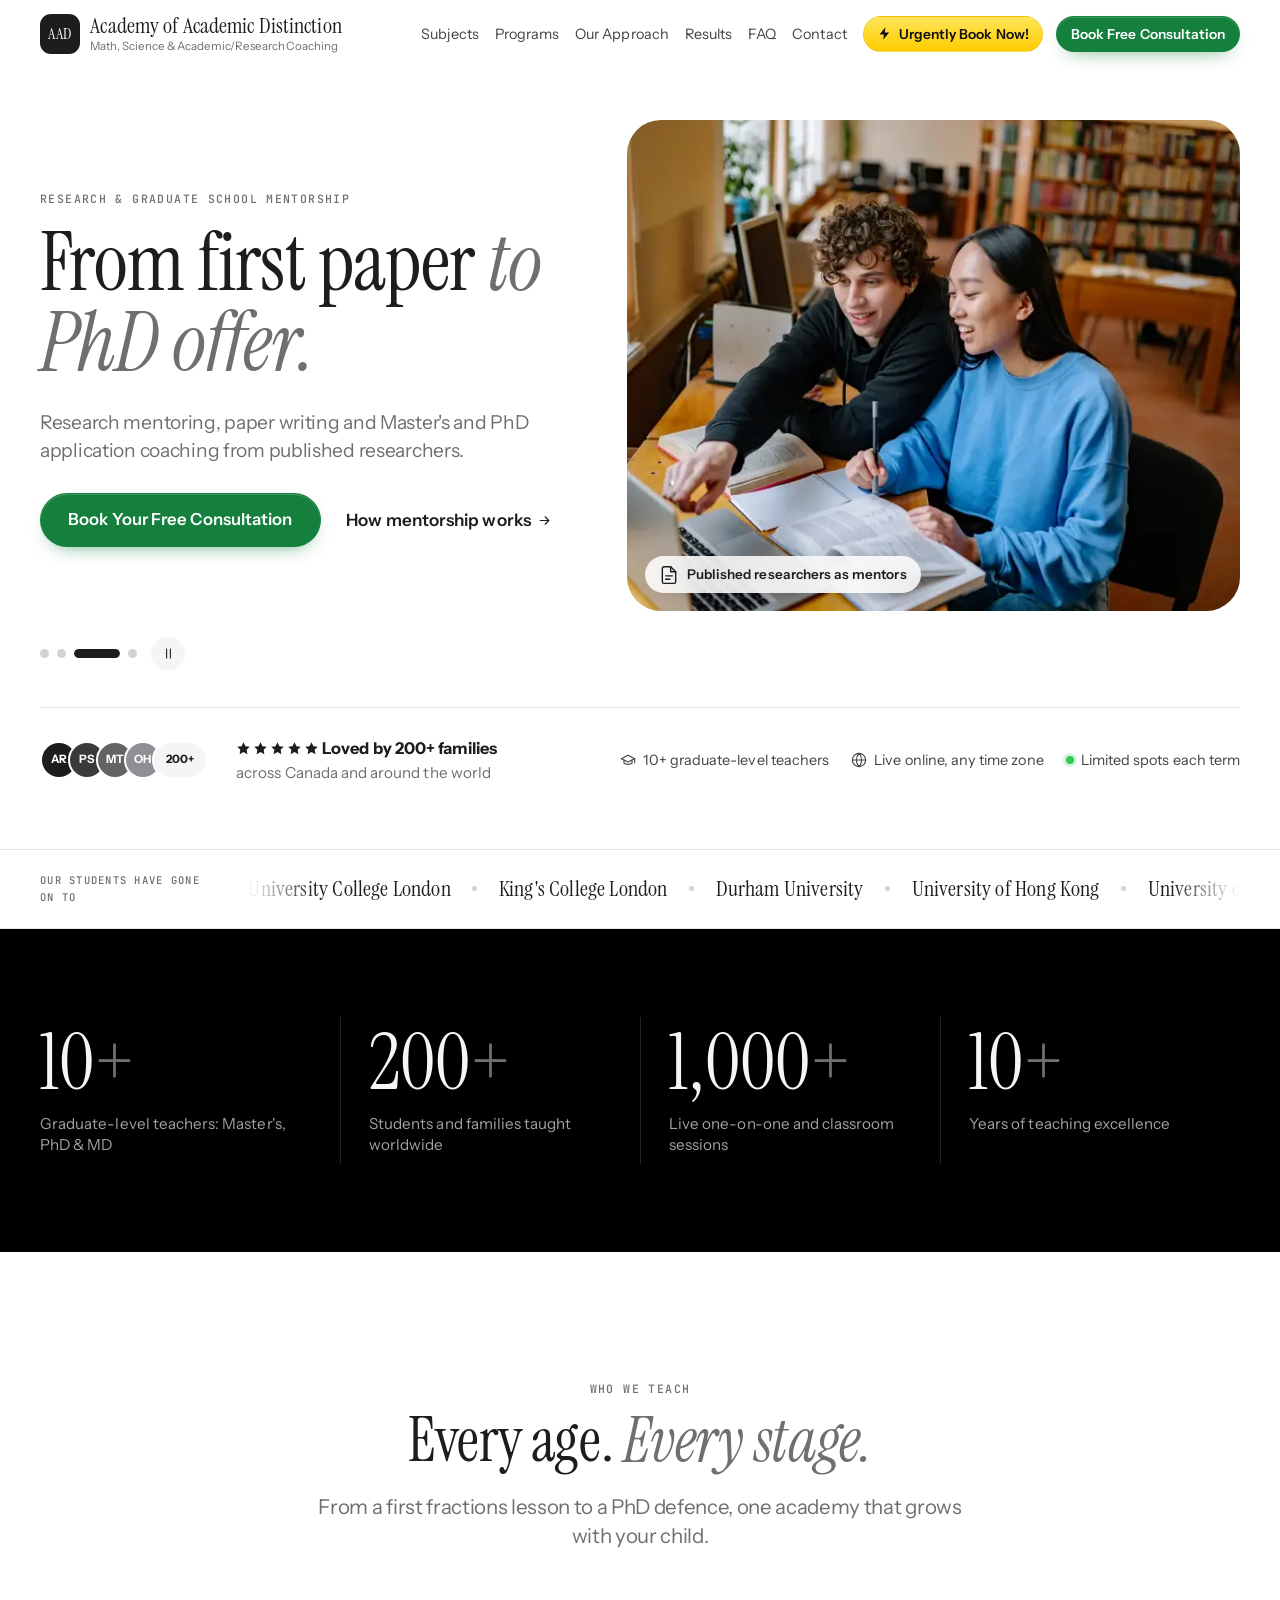
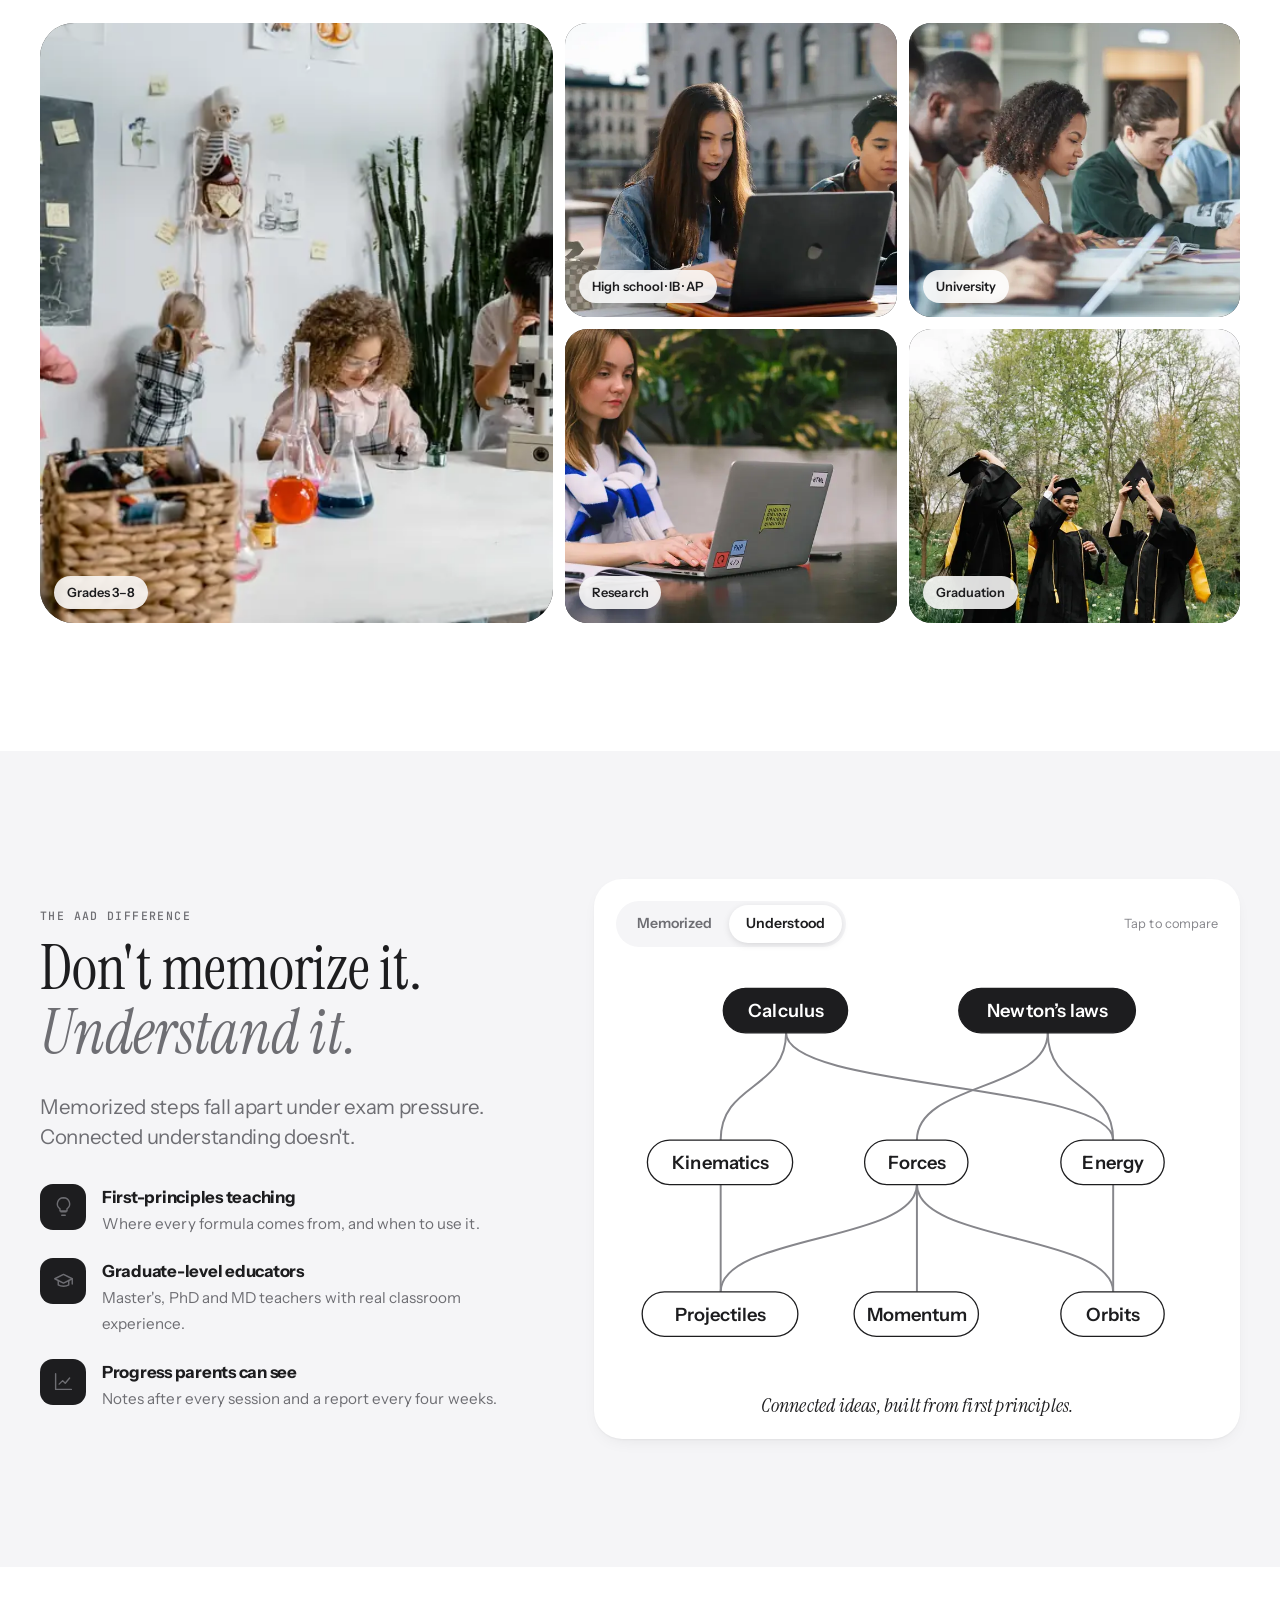
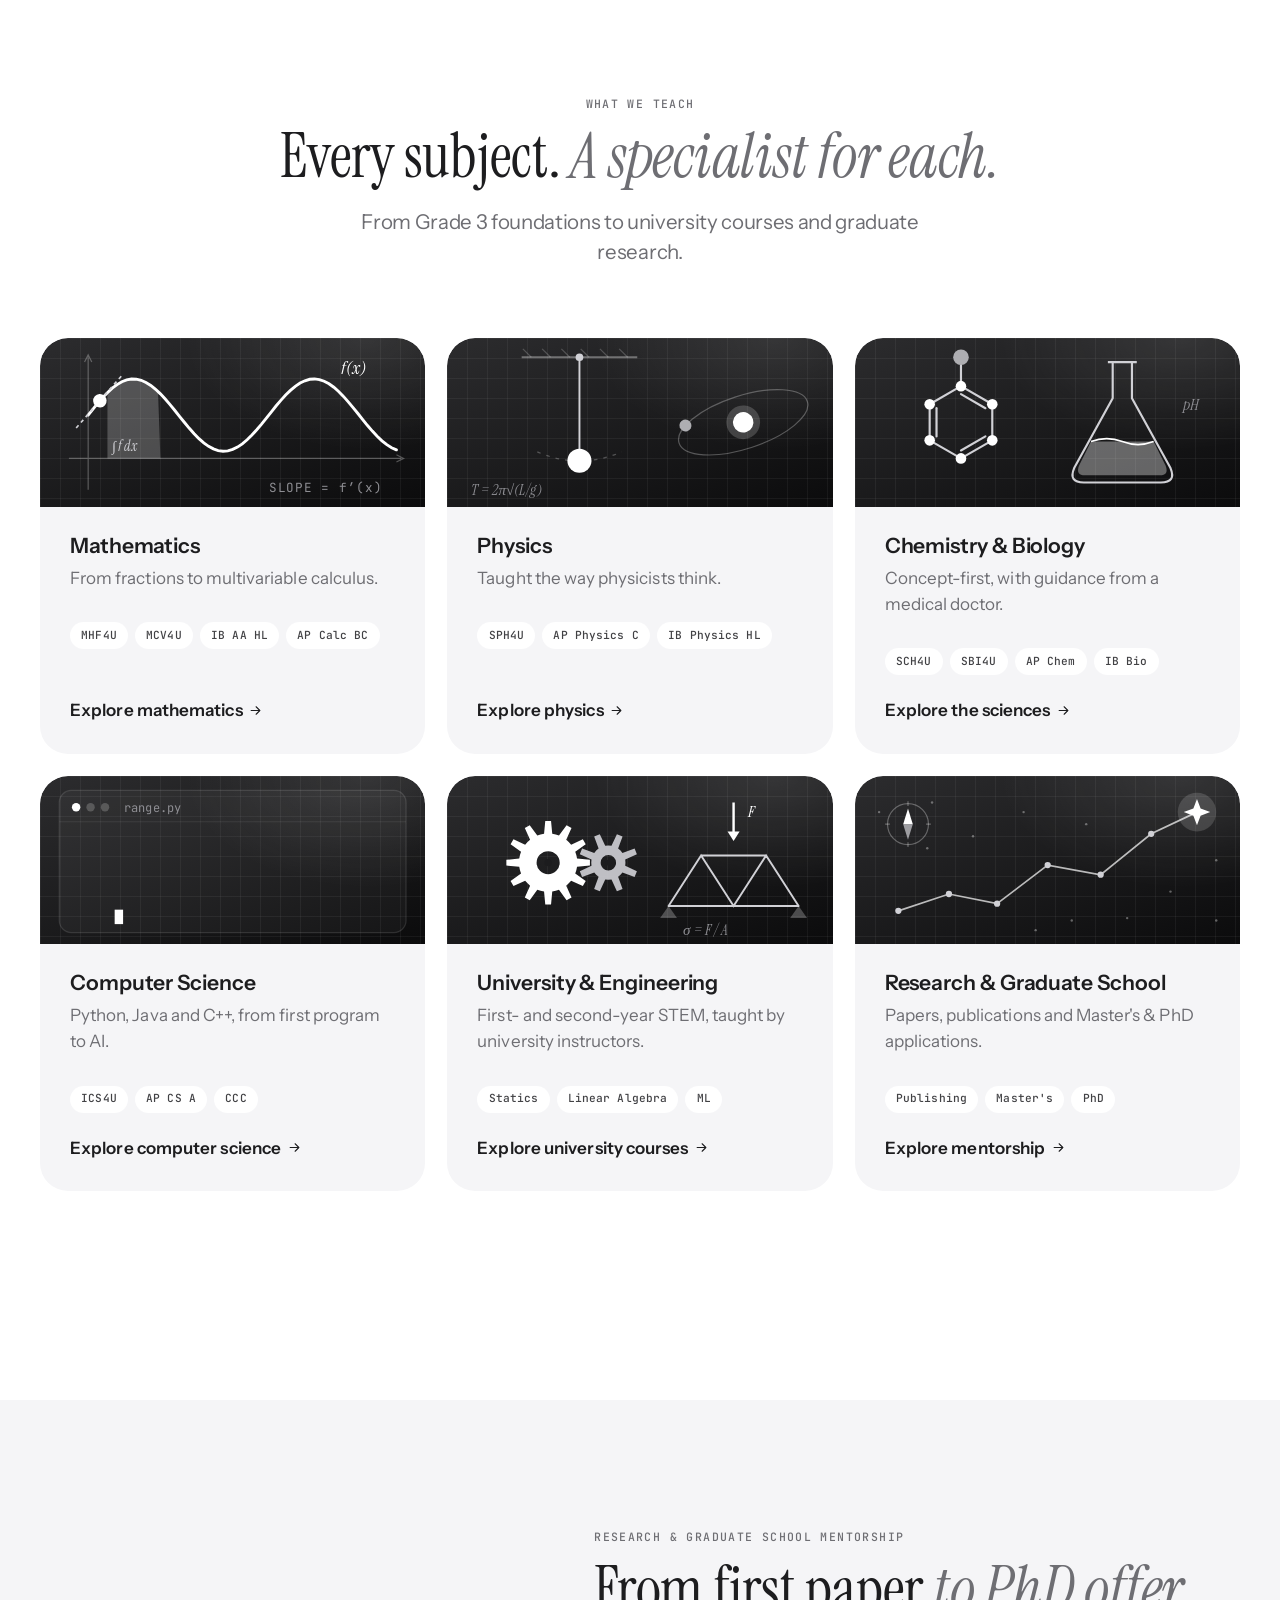
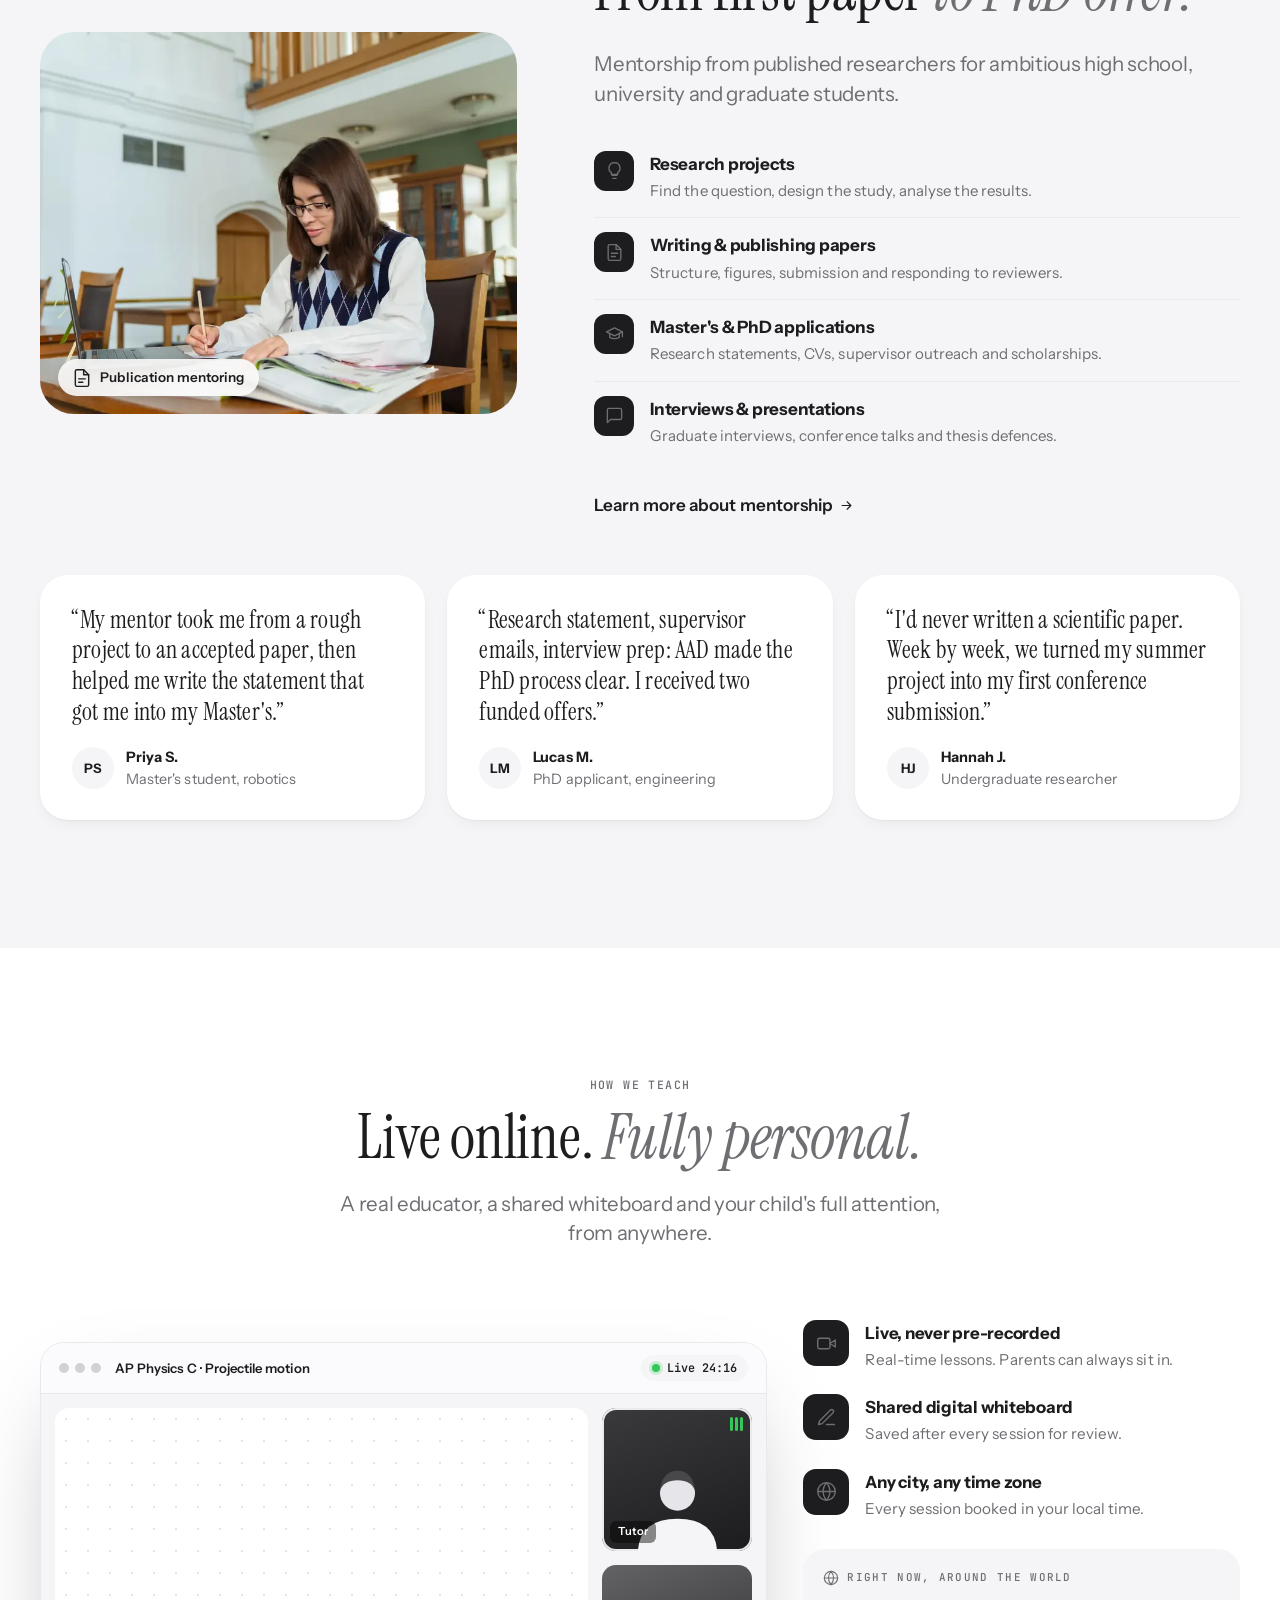
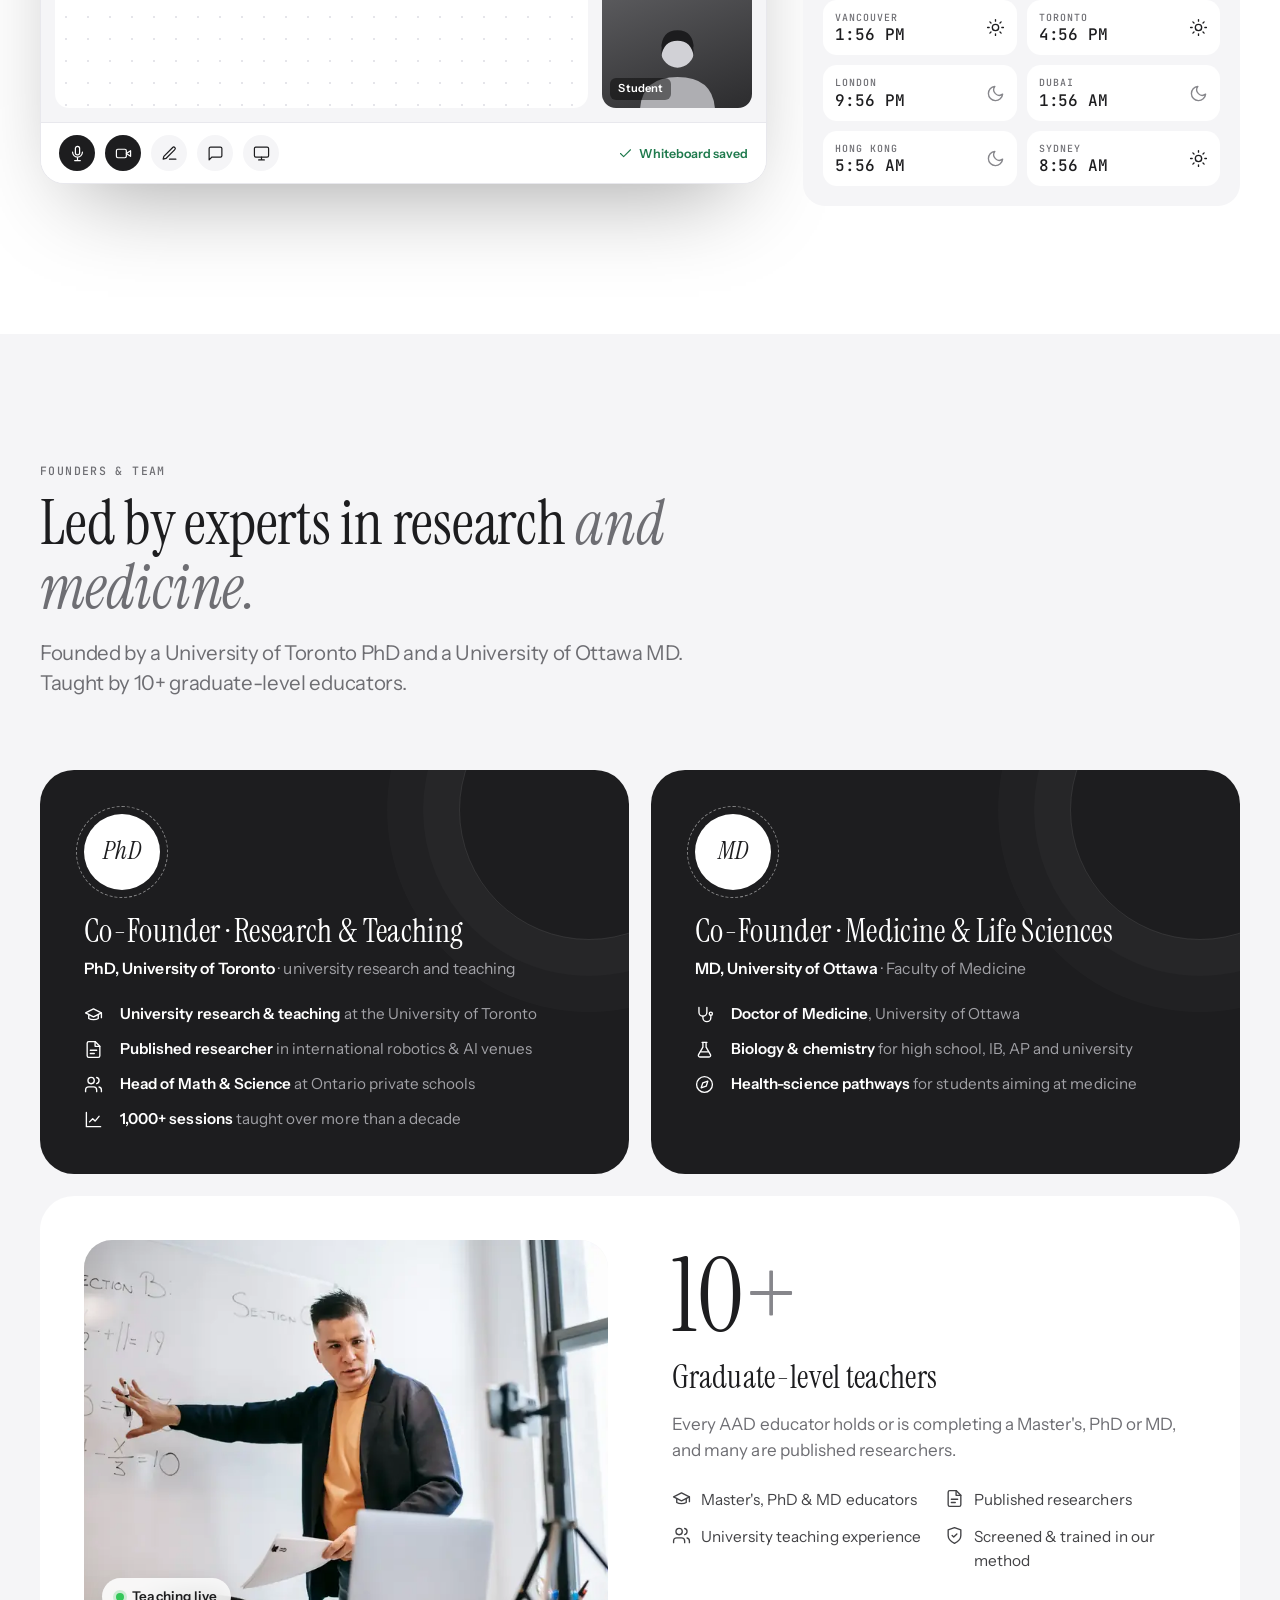
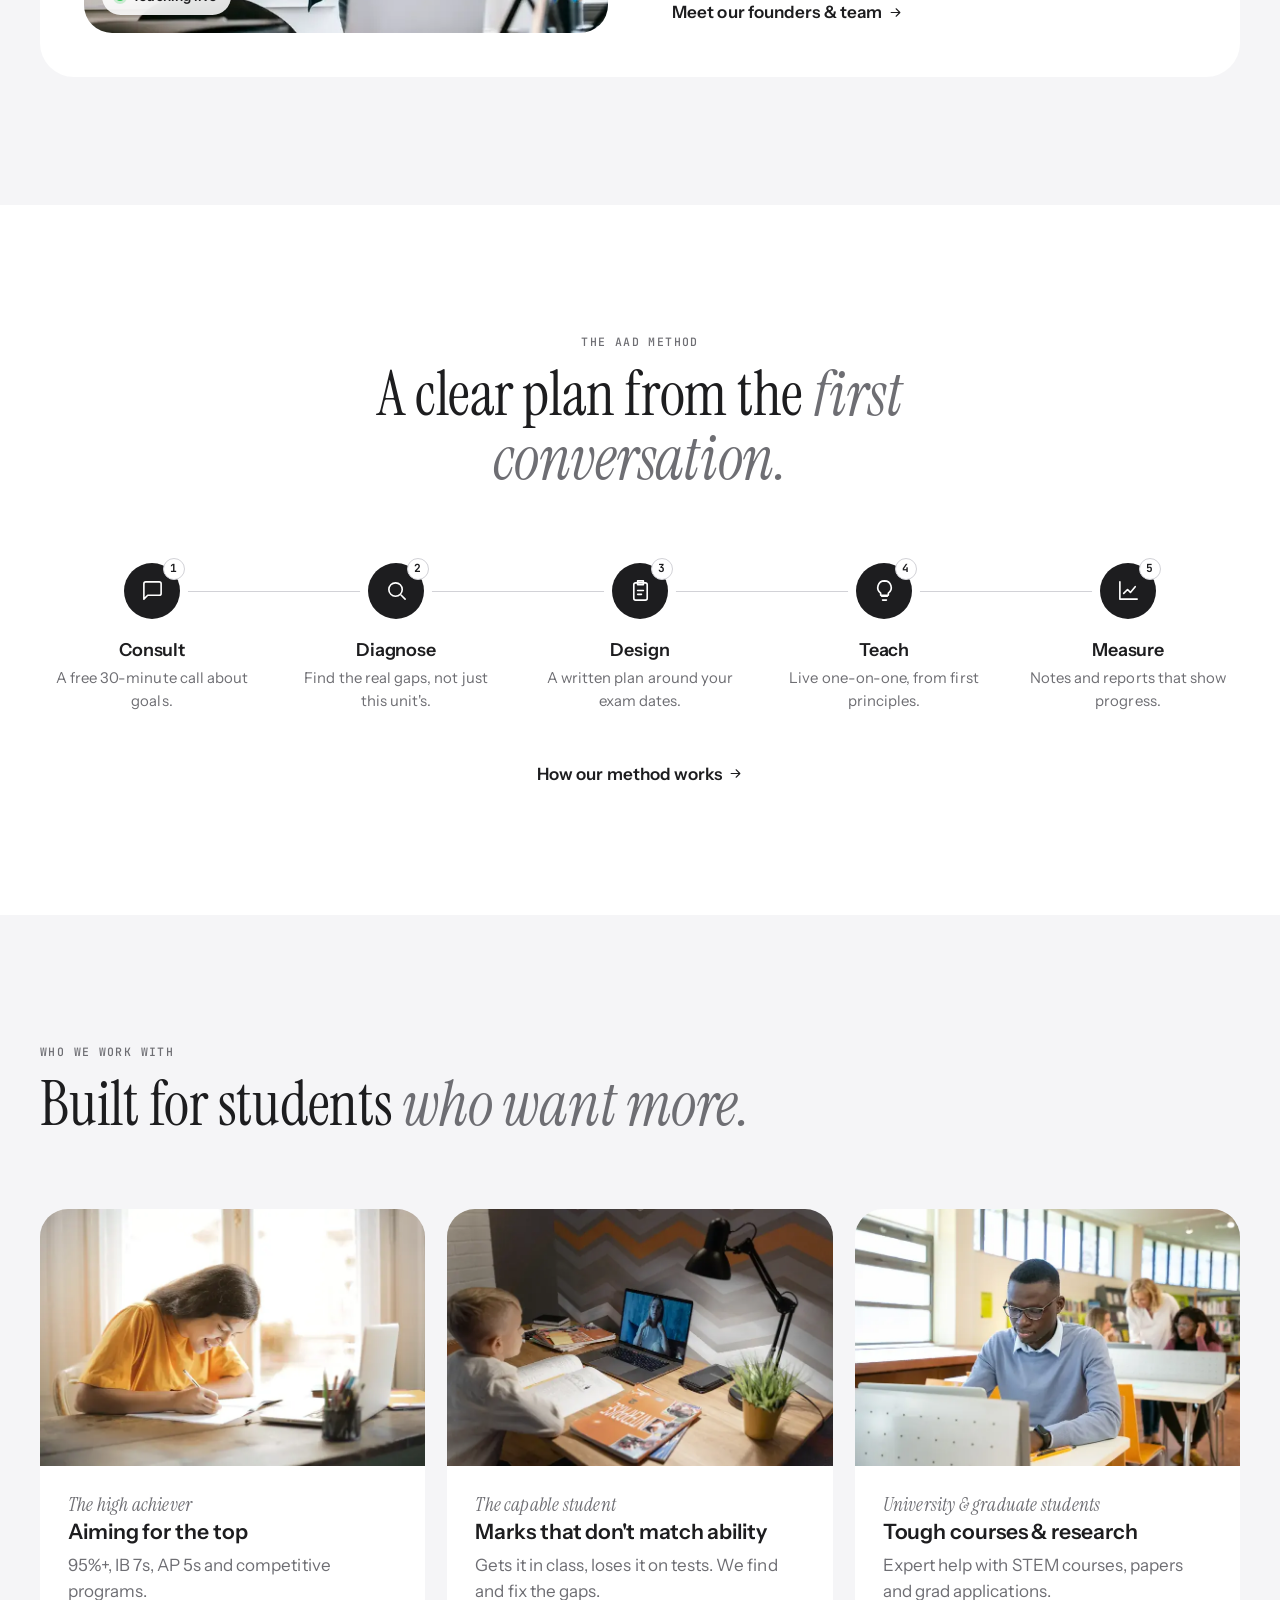
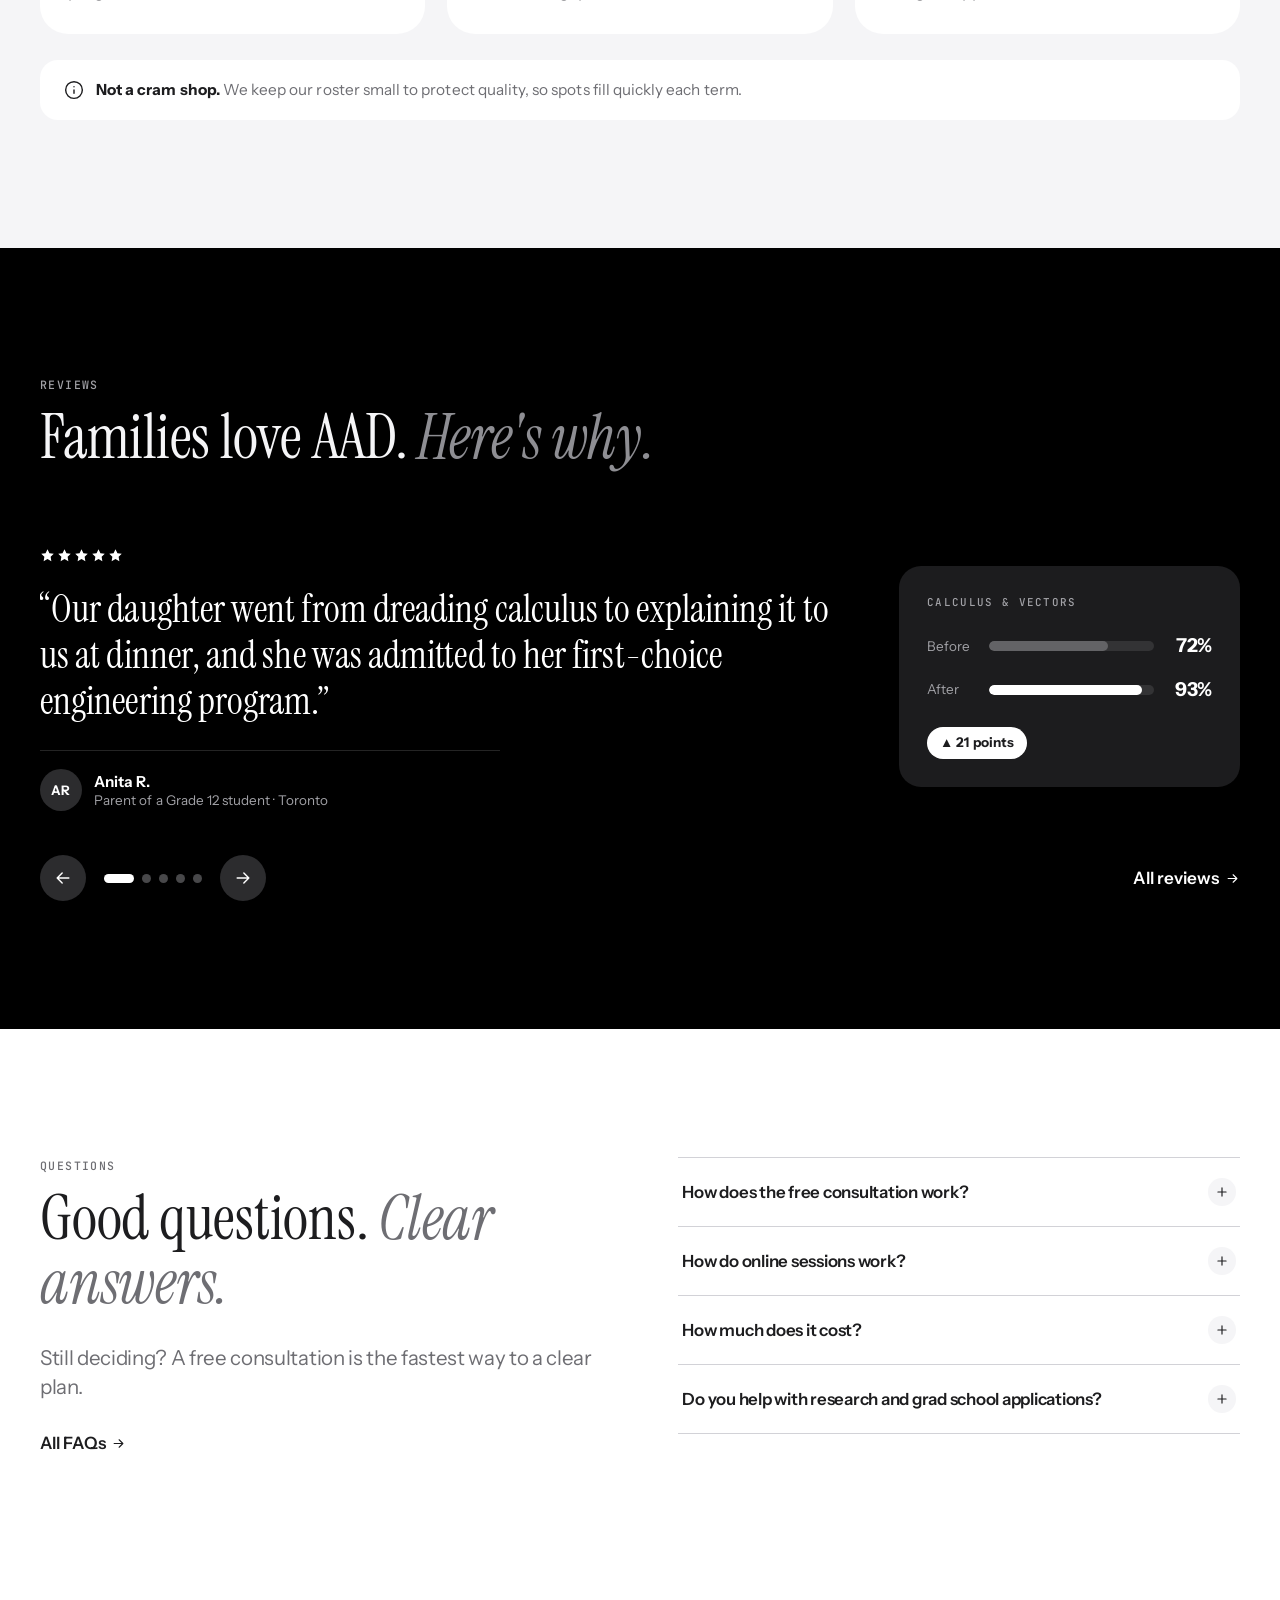
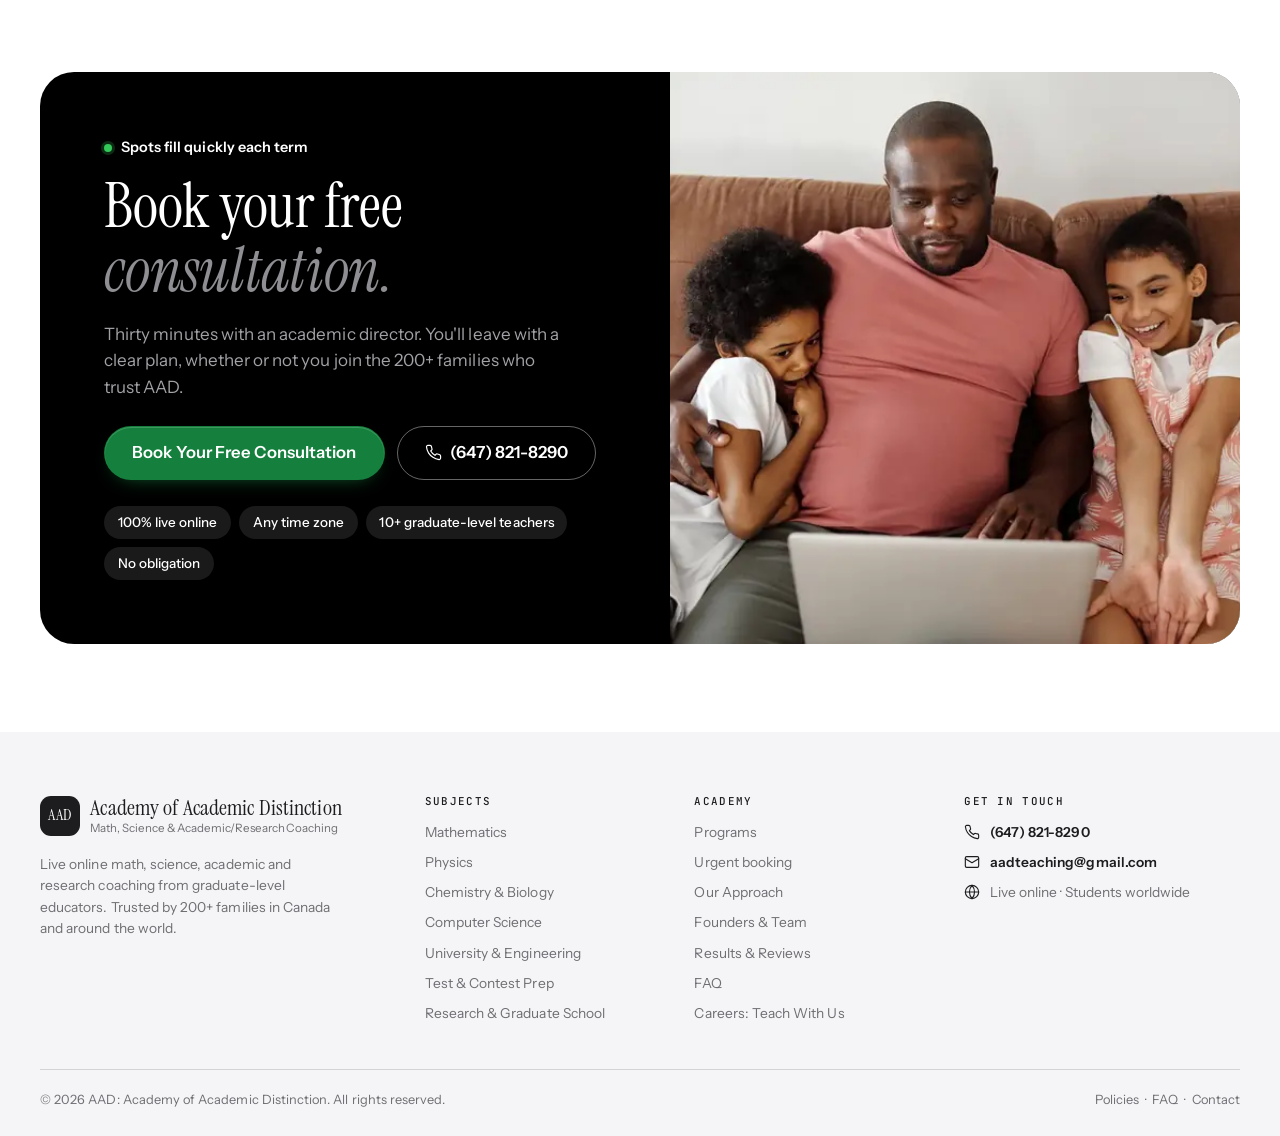
<file: index.html>
<!doctype html>
<html lang="en-CA">
<head>
  <meta charset="utf-8">
  <meta name="viewport" content="width=device-width, initial-scale=1, viewport-fit=cover">
  <title>AAD: Academy of Academic Distinction — Math, Science &amp; Academic/Research Coaching</title>
  <meta name="description" content="Live online math, science and computer science tutoring, academic coaching and research mentorship from graduate-level educators. Trusted by 200+ families. Book your free consultation.">
  <meta name="theme-color" content="#ffffff">
  <meta property="og:type" content="website">
  <meta property="og:site_name" content="AAD: Academy of Academic Distinction">
  <meta property="og:title" content="AAD: Academy of Academic Distinction — Math, Science &amp; Academic/Research Coaching">
  <meta property="og:description" content="Live online math, science and computer science tutoring, academic coaching and research mentorship from graduate-level educators. Trusted by 200+ families. Book your free consultation.">
  <meta name="twitter:card" content="summary">
  <link rel="icon" href="assets/img/favicon.svg" type="image/svg+xml">
  <link rel="preconnect" href="https://fonts.googleapis.com">
  <link rel="preconnect" href="https://fonts.gstatic.com" crossorigin>
  <link rel="stylesheet" href="https://fonts.googleapis.com/css2?family=Instrument+Sans:wght@400..700&amp;family=Instrument+Serif:ital@0;1&amp;family=JetBrains+Mono:wght@400;500&amp;family=Caveat:wght@600&amp;display=swap">
  <link rel="stylesheet" href="assets/css/styles.css">
  <script>document.documentElement.classList.add("js");</script>
  <script src="assets/js/config.js" defer></script>
  <script src="assets/js/main.js" defer></script>
</head>
<body>
<svg width="0" height="0" style="position:absolute" aria-hidden="true">
  <symbol id="i-phone" viewBox="0 0 24 24"><path d="M22 16.92v3a2 2 0 0 1-2.18 2 19.8 19.8 0 0 1-8.63-3.07 19.5 19.5 0 0 1-6-6A19.8 19.8 0 0 1 2.12 4.18 2 2 0 0 1 4.11 2h3a2 2 0 0 1 2 1.72c.13.96.36 1.9.7 2.81a2 2 0 0 1-.45 2.11L8.09 9.91a16 16 0 0 0 6 6l1.27-1.27a2 2 0 0 1 2.11-.45c.91.34 1.85.57 2.81.7A2 2 0 0 1 22 16.92z"/></symbol>
  <symbol id="i-mail" viewBox="0 0 24 24"><rect x="2" y="4" width="20" height="16" rx="2"/><path d="m22 7-10 6L2 7"/></symbol>
  <symbol id="i-pin" viewBox="0 0 24 24"><path d="M20 10c0 6-8 12-8 12s-8-6-8-12a8 8 0 0 1 16 0Z"/><circle cx="12" cy="10" r="3"/></symbol>
  <symbol id="i-clock" viewBox="0 0 24 24"><circle cx="12" cy="12" r="10"/><path d="M12 6v6l4 2"/></symbol>
  <symbol id="i-check" viewBox="0 0 24 24"><path d="M20 6 9 17l-5-5"/></symbol>
  <symbol id="i-arrow" viewBox="0 0 24 24"><path d="M5 12h14M13 6l6 6-6 6"/></symbol>
  <symbol id="i-star" viewBox="0 0 24 24"><path d="M12 2l3.09 6.26L22 9.27l-5 4.87 1.18 6.88L12 17.77l-6.18 3.25L7 14.14 2 9.27l6.91-1.01L12 2z" fill="currentColor" stroke="none"/></symbol>
  <symbol id="i-menu" viewBox="0 0 24 24"><path d="M4 7h16M4 12h16M4 17h16"/></symbol>
  <symbol id="i-x" viewBox="0 0 24 24"><path d="M18 6 6 18M6 6l12 12"/></symbol>
  <symbol id="i-sigma" viewBox="0 0 24 24"><path d="M18 7V4H6l6 8-6 8h12v-3"/></symbol>
  <symbol id="i-atom" viewBox="0 0 24 24"><circle cx="12" cy="12" r="1.4"/><ellipse cx="12" cy="12" rx="10" ry="4"/><ellipse cx="12" cy="12" rx="10" ry="4" transform="rotate(60 12 12)"/><ellipse cx="12" cy="12" rx="10" ry="4" transform="rotate(120 12 12)"/></symbol>
  <symbol id="i-flask" viewBox="0 0 24 24"><path d="M9 3h6M10 3v6L4.5 18.5A2 2 0 0 0 6.2 21.5h11.6a2 2 0 0 0 1.7-3L14 9V3"/><path d="M7.5 15h9"/></symbol>
  <symbol id="i-code" viewBox="0 0 24 24"><path d="m16 18 6-6-6-6M8 6l-6 6 6 6"/></symbol>
  <symbol id="i-cpu" viewBox="0 0 24 24"><rect x="5" y="5" width="14" height="14" rx="2"/><rect x="9" y="9" width="6" height="6"/><path d="M9 2v3M15 2v3M9 19v3M15 19v3M2 9h3M2 15h3M19 9h3M19 15h3"/></symbol>
  <symbol id="i-target" viewBox="0 0 24 24"><circle cx="12" cy="12" r="10"/><circle cx="12" cy="12" r="6"/><circle cx="12" cy="12" r="2"/></symbol>
  <symbol id="i-compass" viewBox="0 0 24 24"><circle cx="12" cy="12" r="10"/><path d="m16.24 7.76-2.12 6.36-6.36 2.12 2.12-6.36 6.36-2.12z"/></symbol>
  <symbol id="i-cap" viewBox="0 0 24 24"><path d="M22 10 12 5 2 10l10 5 10-5Z"/><path d="M6 12v5c3 2 9 2 12 0v-5"/><path d="M22 10v6"/></symbol>
  <symbol id="i-chart" viewBox="0 0 24 24"><path d="M3 3v18h18"/><path d="m7 15 4-4 3 3 5-6"/></symbol>
  <symbol id="i-users" viewBox="0 0 24 24"><path d="M16 21v-2a4 4 0 0 0-4-4H6a4 4 0 0 0-4 4v2"/><circle cx="9" cy="7" r="4"/><path d="M22 21v-2a4 4 0 0 0-3-3.87M16 3.13a4 4 0 0 1 0 7.75"/></symbol>
  <symbol id="i-shield" viewBox="0 0 24 24"><path d="M12 22s8-4 8-10V5l-8-3-8 3v7c0 6 8 10 8 10z"/><path d="m9 12 2 2 4-4"/></symbol>
  <symbol id="i-globe" viewBox="0 0 24 24"><circle cx="12" cy="12" r="10"/><path d="M2 12h20M12 2a15 15 0 0 1 0 20M12 2a15 15 0 0 0 0 20"/></symbol>
  <symbol id="i-monitor" viewBox="0 0 24 24"><rect x="2" y="3" width="20" height="14" rx="2"/><path d="M8 21h8M12 17v4"/></symbol>
  <symbol id="i-home" viewBox="0 0 24 24"><path d="m3 10 9-7 9 7v10a1 1 0 0 1-1 1h-5v-6H9v6H4a1 1 0 0 1-1-1z"/></symbol>
  <symbol id="i-bulb" viewBox="0 0 24 24"><path d="M9 18h6M10 22h4M12 2a7 7 0 0 0-4 12.74V17h8v-2.26A7 7 0 0 0 12 2z"/></symbol>
  <symbol id="i-clipboard" viewBox="0 0 24 24"><rect x="5" y="4" width="14" height="18" rx="2"/><path d="M9 2h6v4H9zM9 12h6M9 16h4"/></symbol>
  <symbol id="i-message" viewBox="0 0 24 24"><path d="M21 15a2 2 0 0 1-2 2H7l-4 4V5a2 2 0 0 1 2-2h14a2 2 0 0 1 2 2z"/></symbol>
  <symbol id="i-calendar" viewBox="0 0 24 24"><rect x="3" y="4" width="18" height="18" rx="2"/><path d="M16 2v4M8 2v4M3 10h18"/></symbol>
  <symbol id="i-search" viewBox="0 0 24 24"><circle cx="11" cy="11" r="7"/><path d="m21 21-4.3-4.3"/></symbol>
  <symbol id="i-lock" viewBox="0 0 24 24"><rect x="4" y="11" width="16" height="10" rx="2"/><path d="M8 11V7a4 4 0 0 1 8 0v4"/></symbol>
  <symbol id="i-book" viewBox="0 0 24 24"><path d="M4 19.5A2.5 2.5 0 0 1 6.5 17H20V3H6.5A2.5 2.5 0 0 0 4 5.5z"/><path d="M4 19.5A2.5 2.5 0 0 0 6.5 22H20v-5"/></symbol>
  <symbol id="i-award" viewBox="0 0 24 24"><circle cx="12" cy="8" r="6"/><path d="M8.2 13.2 7 22l5-3 5 3-1.2-8.8"/></symbol>
  <symbol id="i-refresh" viewBox="0 0 24 24"><path d="M21 12a9 9 0 0 1-15.5 6.2L3 16M3 12a9 9 0 0 1 15.5-6.2L21 8"/><path d="M21 3v5h-5M3 21v-5h5"/></symbol>
  <symbol id="i-info" viewBox="0 0 24 24"><circle cx="12" cy="12" r="10"/><path d="M12 16v-4M12 8h.01"/></symbol>
  <symbol id="i-pen" viewBox="0 0 24 24"><path d="M12 20h9"/><path d="M16.5 3.5a2.1 2.1 0 0 1 3 3L7 19l-4 1 1-4z"/></symbol>
  <symbol id="i-heart" viewBox="0 0 24 24"><path d="M19 14c1.5-1.5 3-3.4 3-5.5A5.5 5.5 0 0 0 16.5 3c-1.8 0-3 .5-4.5 2-1.5-1.5-2.7-2-4.5-2A5.5 5.5 0 0 0 2 8.5c0 2.3 1.5 4 3 5.5l7 7z"/></symbol>
  <symbol id="i-mic" viewBox="0 0 24 24"><rect x="9" y="2" width="6" height="12" rx="3"/><path d="M5 10a7 7 0 0 0 14 0M12 17v5M8 22h8"/></symbol>
  <symbol id="i-video" viewBox="0 0 24 24"><rect x="2" y="6" width="14" height="12" rx="2"/><path d="m22 8-6 4 6 4z"/></symbol>
  <symbol id="i-sun" viewBox="0 0 24 24"><circle cx="12" cy="12" r="4"/><path d="M12 2v2M12 20v2M4.9 4.9l1.4 1.4M17.7 17.7l1.4 1.4M2 12h2M20 12h2M4.9 19.1l1.4-1.4M17.7 6.3l1.4-1.4"/></symbol>
  <symbol id="i-moon" viewBox="0 0 24 24"><path d="M21 12.8A9 9 0 1 1 11.2 3a7 7 0 0 0 9.8 9.8z"/></symbol>
  <symbol id="i-instagram" viewBox="0 0 24 24"><rect x="2" y="2" width="20" height="20" rx="5"/><circle cx="12" cy="12" r="4"/><circle cx="17.5" cy="6.5" r="1" fill="currentColor" stroke="none"/></symbol>
  <symbol id="i-linkedin" viewBox="0 0 24 24"><path d="M16 8a6 6 0 0 1 6 6v7h-4v-7a2 2 0 0 0-4 0v7h-4v-7a6 6 0 0 1 6-6zM2 9h4v12H2z"/><circle cx="4" cy="4" r="2"/></symbol>
  <symbol id="i-youtube" viewBox="0 0 24 24"><path d="M22.5 6.4a2.8 2.8 0 0 0-2-2C18.8 4 12 4 12 4s-6.8 0-8.5.4a2.8 2.8 0 0 0-2 2A29 29 0 0 0 1 12a29 29 0 0 0 .5 5.6 2.8 2.8 0 0 0 2 2c1.7.4 8.5.4 8.5.4s6.8 0 8.5-.4a2.8 2.8 0 0 0 2-2A29 29 0 0 0 23 12a29 29 0 0 0-.5-5.6z"/><path d="m10 15 5-3-5-3z"/></symbol>
  <symbol id="i-facebook" viewBox="0 0 24 24"><path d="M18 2h-3a5 5 0 0 0-5 5v3H7v4h3v8h4v-8h3l1-4h-4V7a1 1 0 0 1 1-1h3z"/></symbol>
  <symbol id="i-pause" viewBox="0 0 24 24"><path d="M9 5v14M15 5v14"/></symbol>
  <symbol id="i-play" viewBox="0 0 24 24"><path d="M8 5v14l11-7z" fill="currentColor" stroke="none"/></symbol>
  <symbol id="i-doc" viewBox="0 0 24 24"><path d="M14 2H6a2 2 0 0 0-2 2v16a2 2 0 0 0 2 2h12a2 2 0 0 0 2-2V8z"/><path d="M14 2v6h6M8 13h8M8 17h5"/></symbol>
  <symbol id="i-send" viewBox="0 0 24 24"><path d="M22 2 11 13M22 2l-7 20-4-9-9-4z"/></symbol>
  <symbol id="i-steth" viewBox="0 0 24 24"><path d="M5 3v6a5 5 0 0 0 10 0V3"/><path d="M10 14v2a5 5 0 0 0 10 0v-3"/><circle cx="20" cy="11" r="2"/></symbol>
  <symbol id="i-trophy" viewBox="0 0 24 24"><path d="M8 21h8M12 17v4M7 4h10v5a5 5 0 0 1-10 0z"/><path d="M17 5h3v2a3 3 0 0 1-3 3M7 5H4v2a3 3 0 0 0 3 3"/></symbol>
  <symbol id="i-dna" viewBox="0 0 24 24"><path d="M7 3c0 5 10 5 10 9s-10 4-10 9M17 3c0 5-10 5-10 9s10 4 10 9"/><path d="M8.5 6h7M9 18h6M10.5 9.5h3M10.5 14.5h3"/></symbol>
  <symbol id="i-bolt" viewBox="0 0 24 24"><path d="M13.5 2 4 13.5h7L10 22l9.5-11.5h-7z" fill="currentColor" stroke="none"/></symbol>
  <symbol id="i-flame" viewBox="0 0 24 24"><path d="M12 2c1 4 6 6 6 12a6 6 0 0 1-12 0c0-3 2-5 3-6 0 2 1 3 2 3 0-3-1-6 1-9z"/></symbol>
</svg>
<a class="skip-link" href="#main">Skip to content</a>

<header class="site-header">
  <div class="container header-inner">
      <a class="brand" href="index.html" aria-label="AAD: Academy of Academic Distinction — home">
        <span class="brand-mark" aria-hidden="true">AAD</span>
        <span class="brand-text"><span class="brand-name">Academy of Academic Distinction</span><span class="brand-sub">Math, Science &amp; Academic/Research Coaching</span></span>
      </a>
    <div class="header-btns">
      <a class="btn btn-urgent btn-sm" href="book-now.html"><svg class="i i-bolt" aria-hidden="true"><use href="#i-bolt"/></svg><span>Book Now!</span></a>
      <a class="btn btn-sm btn-cta" href="book.html"><span>Free Consultation</span></a>
    </div>
    <nav class="nav" id="site-nav" aria-label="Main">
      <ul class="nav-list">
          <li><a href="subjects.html">Subjects</a></li>
          <li><a href="programs.html">Programs</a></li>
          <li><a href="approach.html">Our Approach</a></li>
          <li><a href="results.html">Results</a></li>
          <li><a href="faq.html">FAQ</a></li>
          <li><a href="contact.html">Contact</a></li>
      </ul>
      <a class="btn btn-urgent btn-sm nav-urgent" href="book-now.html"><svg class="i i-bolt" aria-hidden="true"><use href="#i-bolt"/></svg><span><span class="lbl-x">Urgently </span>Book Now!</span></a>
      <a class="btn btn-sm nav-cta btn-cta" href="book.html"><span><span class="lbl-x">Book </span>Free Consultation</span></a>
    </nav>
    <button class="nav-toggle" type="button" aria-controls="site-nav" aria-expanded="false" aria-label="Open menu">
      <svg class="i i-open" aria-hidden="true"><use href="#i-menu"/></svg><svg class="i i-close" aria-hidden="true"><use href="#i-x"/></svg>
    </button>
  </div>
  <div class="scroll-progress" aria-hidden="true"><span></span></div>
</header>

<main id="main">
<!-- ============ HERO SLIDER ============ -->
<section class="hero">
  <div class="container">
    <div class="hero-slider" data-hero aria-roledescription="carousel" aria-label="AAD highlights">
      <div class="hs-track">
        <article class="hs-slide is-active">
          <div class="hs-copy">
            <p class="hs-kicker">Live online math &amp; science tutoring</p>
            <h1 class="hs-title">Excellence, <em>explained.</em></h1>
            <p class="hs-sub">One-on-one tutoring and academic coaching from graduate-level educators who teach every idea from first principles.</p>
            <div class="hs-actions">
              <a class="btn btn-lg btn-cta" href="book.html">Book Your Free Consultation</a>
              <a class="link-arrow" href="subjects.html">Explore subjects <svg class="i i-arrow" aria-hidden="true"><use href="#i-arrow"/></svg></a>
            </div>
          </div>
          <figure class="photo hs-media" data-rotator data-interval="3400" role="img" aria-label="Students smiling during live online lessons">
            <img class="is-on" src="assets/img/photos/5538618-800.webp" srcset="assets/img/photos/5538618-800.webp 800w, assets/img/photos/5538618-1400.webp 1400w" sizes="(max-width: 1060px) 100vw, 50vw" alt="" decoding="async" fetchpriority="high" style="object-position:50% 30%"><img data-src="assets/img/photos/6937696-800.webp" data-srcset="assets/img/photos/6937696-800.webp 800w, assets/img/photos/6937696-1400.webp 1400w" sizes="(max-width: 1060px) 100vw, 50vw" alt="" decoding="async"><img data-src="assets/img/photos/5905719-800.webp" data-srcset="assets/img/photos/5905719-800.webp 800w, assets/img/photos/5905719-1400.webp 1400w" sizes="(max-width: 1060px) 100vw, 50vw" alt="" decoding="async"><img data-src="assets/img/photos/6958520-800.webp" data-srcset="assets/img/photos/6958520-800.webp 800w, assets/img/photos/6958520-1400.webp 1400w" sizes="(max-width: 1060px) 100vw, 50vw" alt="" decoding="async"><img data-src="assets/img/photos/4143791-800.webp" data-srcset="assets/img/photos/4143791-800.webp 800w, assets/img/photos/4143791-1400.webp 1400w" sizes="(max-width: 1060px) 100vw, 50vw" alt="" decoding="async"><img data-src="assets/img/photos/7014766-800.webp" data-srcset="assets/img/photos/7014766-800.webp 800w, assets/img/photos/7014766-1400.webp 1400w" sizes="(max-width: 1060px) 100vw, 50vw" alt="" decoding="async"><img data-src="assets/img/photos/8055848-800.webp" data-srcset="assets/img/photos/8055848-800.webp 800w, assets/img/photos/8055848-1400.webp 1400w" sizes="(max-width: 1060px) 100vw, 50vw" alt="" decoding="async"><img data-src="assets/img/photos/4144227-800.webp" data-srcset="assets/img/photos/4144227-800.webp 800w, assets/img/photos/4144227-1400.webp 1400w" sizes="(max-width: 1060px) 100vw, 50vw" alt="" decoding="async">
            <figcaption class="photo-chip"><span class="live-dot"></span> Live online · Grade 3 to PhD</figcaption>
          </figure>
        </article>
        <article class="hs-slide">
          <div class="hs-copy">
            <p class="hs-kicker">Loved by parents</p>
            <h2 class="hs-title">Trusted by <em>200+ families.</em></h2>
            <p class="hs-sub">A clear plan, live lessons and progress reports that show parents exactly what's improving.</p>
            <div class="hs-actions">
              <a class="btn btn-lg btn-cta" href="book.html">Book Your Free Consultation</a>
              <a class="link-arrow" href="results.html">Read family reviews <svg class="i i-arrow" aria-hidden="true"><use href="#i-arrow"/></svg></a>
            </div>
          </div>
          <figure class="photo hs-media" data-rotator data-interval="3400" role="img" aria-label="Parents and children learning together">
            <img class="is-on" src="assets/img/photos/8260185-800.webp" srcset="assets/img/photos/8260185-800.webp 800w, assets/img/photos/8260185-1400.webp 1400w" sizes="(max-width: 1060px) 100vw, 50vw" alt="" decoding="async" loading="lazy" style="object-position:55% 35%"><img data-src="assets/img/photos/8259949-800.webp" data-srcset="assets/img/photos/8259949-800.webp 800w, assets/img/photos/8259949-1400.webp 1400w" sizes="(max-width: 1060px) 100vw, 50vw" alt="" decoding="async"><img data-src="assets/img/photos/4260325-800.webp" data-srcset="assets/img/photos/4260325-800.webp 800w, assets/img/photos/4260325-1400.webp 1400w" sizes="(max-width: 1060px) 100vw, 50vw" alt="" decoding="async"><img data-src="assets/img/photos/4474043-800.webp" data-srcset="assets/img/photos/4474043-800.webp 800w, assets/img/photos/4474043-1400.webp 1400w" sizes="(max-width: 1060px) 100vw, 50vw" alt="" decoding="async"><img data-src="assets/img/photos/8798730-800.webp" data-srcset="assets/img/photos/8798730-800.webp 800w, assets/img/photos/8798730-1400.webp 1400w" sizes="(max-width: 1060px) 100vw, 50vw" alt="" decoding="async"><img data-src="assets/img/photos/4008775-800.webp" data-srcset="assets/img/photos/4008775-800.webp 800w, assets/img/photos/4008775-1400.webp 1400w" sizes="(max-width: 1060px) 100vw, 50vw" alt="" decoding="async">
            <figcaption class="photo-chip"><svg class="i i-clipboard" aria-hidden="true"><use href="#i-clipboard"/></svg> Notes after every session</figcaption>
          </figure>
        </article>
        <article class="hs-slide">
          <div class="hs-copy">
            <p class="hs-kicker">Research &amp; graduate school mentorship</p>
            <h2 class="hs-title">From first paper <em>to PhD offer.</em></h2>
            <p class="hs-sub">Research mentoring, paper writing and Master's and PhD application coaching from published researchers.</p>
            <div class="hs-actions">
              <a class="btn btn-lg btn-cta" href="book.html?subject=Research%20%26%20Graduate%20School">Book Your Free Consultation</a>
              <a class="link-arrow" href="#research">How mentorship works <svg class="i i-arrow" aria-hidden="true"><use href="#i-arrow"/></svg></a>
            </div>
          </div>
          <figure class="photo hs-media" data-rotator data-interval="3400" role="img" aria-label="Students doing research and presenting their work">
            <img class="is-on" src="assets/img/photos/8199759-800.webp" srcset="assets/img/photos/8199759-800.webp 800w, assets/img/photos/8199759-1400.webp 1400w" sizes="(max-width: 1060px) 100vw, 50vw" alt="" decoding="async" loading="lazy" style="object-position:40% 50%"><img data-src="assets/img/photos/2399035-800.webp" data-srcset="assets/img/photos/2399035-800.webp 800w, assets/img/photos/2399035-1400.webp 1400w" sizes="(max-width: 1060px) 100vw, 50vw" alt="" decoding="async"><img data-src="assets/img/photos/4031524-800.webp" data-srcset="assets/img/photos/4031524-800.webp 800w, assets/img/photos/4031524-1400.webp 1400w" sizes="(max-width: 1060px) 100vw, 50vw" alt="" decoding="async"><img data-src="assets/img/photos/8199557-800.webp" data-srcset="assets/img/photos/8199557-800.webp 800w, assets/img/photos/8199557-1400.webp 1400w" sizes="(max-width: 1060px) 100vw, 50vw" alt="" decoding="async"><img data-src="assets/img/photos/37951908-800.webp" data-srcset="assets/img/photos/37951908-800.webp 800w, assets/img/photos/37951908-1400.webp 1400w" sizes="(max-width: 1060px) 100vw, 50vw" alt="" decoding="async"><img data-src="assets/img/photos/2399033-800.webp" data-srcset="assets/img/photos/2399033-800.webp 800w, assets/img/photos/2399033-1400.webp 1400w" sizes="(max-width: 1060px) 100vw, 50vw" alt="" decoding="async">
            <figcaption class="photo-chip"><svg class="i i-doc" aria-hidden="true"><use href="#i-doc"/></svg> Published researchers as mentors</figcaption>
          </figure>
        </article>
        <article class="hs-slide">
          <div class="hs-copy">
            <p class="hs-kicker">Where our students go</p>
            <h2 class="hs-title">Into first-choice <em>universities.</em></h2>
            <p class="hs-sub">Our students have gone on to UCL, King's College London, Durham, HKU, the University of Toronto and more.</p>
            <div class="hs-actions">
              <a class="btn btn-lg btn-cta" href="book.html">Book Your Free Consultation</a>
              <a class="link-arrow" href="results.html">See results <svg class="i i-arrow" aria-hidden="true"><use href="#i-arrow"/></svg></a>
            </div>
          </div>
          <figure class="photo hs-media" data-rotator data-interval="3400" role="img" aria-label="Graduates celebrating with their families">
            <img class="is-on" src="assets/img/photos/267885-800.webp" srcset="assets/img/photos/267885-800.webp 800w, assets/img/photos/267885-1400.webp 1400w" sizes="(max-width: 1060px) 100vw, 50vw" alt="" decoding="async" loading="lazy" style="object-position:50% 60%"><img data-src="assets/img/photos/8106623-800.webp" data-srcset="assets/img/photos/8106623-800.webp 800w, assets/img/photos/8106623-1400.webp 1400w" sizes="(max-width: 1060px) 100vw, 50vw" alt="" decoding="async"><img data-src="assets/img/photos/7713538-800.webp" data-srcset="assets/img/photos/7713538-800.webp 800w, assets/img/photos/7713538-1400.webp 1400w" sizes="(max-width: 1060px) 100vw, 50vw" alt="" decoding="async"><img data-src="assets/img/photos/12196196-800.webp" data-srcset="assets/img/photos/12196196-800.webp 800w, assets/img/photos/12196196-1400.webp 1400w" sizes="(max-width: 1060px) 100vw, 50vw" alt="" decoding="async"><img data-src="assets/img/photos/8093021-800.webp" data-srcset="assets/img/photos/8093021-800.webp 800w, assets/img/photos/8093021-1400.webp 1400w" sizes="(max-width: 1060px) 100vw, 50vw" alt="" decoding="async" style="object-position:50% 35%"><img data-src="assets/img/photos/7713356-800.webp" data-srcset="assets/img/photos/7713356-800.webp 800w, assets/img/photos/7713356-1400.webp 1400w" sizes="(max-width: 1060px) 100vw, 50vw" alt="" decoding="async">
            <figcaption class="photo-chip"><svg class="i i-award" aria-hidden="true"><use href="#i-award"/></svg> Admissions &amp; scholarships</figcaption>
          </figure>
        </article>
      </div>
      <div class="hs-controls">
        <div class="hs-dots"></div>
        <button class="hs-pause" type="button" data-hs-pause aria-pressed="false" aria-label="Pause slideshow"><svg class="i i-pause i-pause" aria-hidden="true"><use href="#i-pause"/></svg><svg class="i i-play i-play" aria-hidden="true"><use href="#i-play"/></svg></button>
      </div>
    </div>

    <div class="hero-proof">
      <div class="avatar-stack" aria-hidden="true"><span>AR</span><span>PS</span><span>MT</span><span>OH</span><span>200+</span></div>
      <p class="proof-main"><strong><span class="stars" role="img" aria-label="5 out of 5 stars"><svg class="i i-star" aria-hidden="true"><use href="#i-star"/></svg><svg class="i i-star" aria-hidden="true"><use href="#i-star"/></svg><svg class="i i-star" aria-hidden="true"><use href="#i-star"/></svg><svg class="i i-star" aria-hidden="true"><use href="#i-star"/></svg><svg class="i i-star" aria-hidden="true"><use href="#i-star"/></svg></span> Loved by 200+ families</strong>across Canada and around the world</p>
      <ul class="proof-points">
        <li><svg class="i i-cap" aria-hidden="true"><use href="#i-cap"/></svg> 10+ graduate-level teachers</li>
        <li><svg class="i i-globe" aria-hidden="true"><use href="#i-globe"/></svg> Live online, any time zone</li>
        <li><span class="live-dot"></span> Limited spots each term</li>
      </ul>
    </div>
  </div>
</section>

<!-- ============ UNIVERSITY TICKER ============ -->
<section class="trust" aria-label="Where our students have gone">
  <div class="container trust-inner">
    <p class="trust-label">Our students have gone on to</p>
    <div class="marquee">
      <ul class="marquee-track">
        <li>University College London</li><li>King's College London</li><li>Durham University</li><li>University of Hong Kong</li><li>University of Toronto</li><li>TU Delft</li>
        <li aria-hidden="true">University College London</li><li aria-hidden="true">King's College London</li><li aria-hidden="true">Durham University</li><li aria-hidden="true">University of Hong Kong</li><li aria-hidden="true">University of Toronto</li><li aria-hidden="true">TU Delft</li>
      </ul>
    </div>
  </div>
</section>

<!-- ============ STATS ============ -->
<section class="section section--dark section--tight" aria-label="AAD by the numbers">
  <div class="container">
    <div class="stats">
      <div class="stat"><div class="stat-num"><span class="count" data-count="10">10</span><span class="unit">+</span></div><div class="stat-label">Graduate-level teachers: Master's, PhD &amp; MD</div></div>
      <div class="stat"><div class="stat-num"><span class="count" data-count="200">200</span><span class="unit">+</span></div><div class="stat-label">Students and families taught worldwide</div></div>
      <div class="stat"><div class="stat-num"><span class="count" data-count="1000">1,000</span><span class="unit">+</span></div><div class="stat-label">Live one-on-one and classroom sessions</div></div>
      <div class="stat"><div class="stat-num"><span class="count" data-count="10">10</span><span class="unit">+</span></div><div class="stat-label">Years of teaching excellence</div></div>
    </div>
  </div>
</section>

<!-- ============ EVERY AGE, EVERY STAGE (photo collage) ============ -->
<section class="section section--white">
  <div class="container">
    <div class="section-head center reveal">
      <span class="eyebrow">Who we teach</span>
      <h2>Every age. <em>Every stage.</em></h2>
      <p class="lead">From a first fractions lesson to a PhD defence, one academy that grows with your child.</p>
    </div>
    <div class="mosaic mosaic--gallery reveal" data-animate role="img" aria-label="Photo collage: Students of every age: young learners, high school, university, research and graduation"><div class="tile tile-1" data-rotator data-interval="6800" data-delay="0"><img class="is-on" src="assets/img/photos/8471859-800.webp" srcset="assets/img/photos/8471859-800.webp 800w, assets/img/photos/8471859-1400.webp 1400w" sizes="(max-width: 640px) 100vw, 45vw" alt="" decoding="async" loading="lazy"><img data-src="assets/img/photos/8923574-800.webp" data-srcset="assets/img/photos/8923574-800.webp 800w, assets/img/photos/8923574-1400.webp 1400w" sizes="(max-width: 640px) 100vw, 45vw" alt="" decoding="async"><img data-src="assets/img/photos/4143800-800.webp" data-srcset="assets/img/photos/4143800-800.webp 800w, assets/img/photos/4143800-1400.webp 1400w" sizes="(max-width: 640px) 100vw, 45vw" alt="" decoding="async"><img data-src="assets/img/photos/8471913-800.webp" data-srcset="assets/img/photos/8471913-800.webp 800w, assets/img/photos/8471913-1400.webp 1400w" sizes="(max-width: 640px) 100vw, 45vw" alt="" decoding="async"><img data-src="assets/img/photos/6937717-800.webp" data-srcset="assets/img/photos/6937717-800.webp 800w, assets/img/photos/6937717-1400.webp 1400w" sizes="(max-width: 640px) 100vw, 45vw" alt="" decoding="async"><span class="photo-chip">Grades 3–8</span></div><div class="tile tile-2" data-rotator data-interval="6800" data-delay="1360"><img class="is-on" src="assets/img/photos/7972331-800.webp" srcset="assets/img/photos/7972331-800.webp 800w" sizes="(max-width: 640px) 50vw, 22vw" alt="" decoding="async" loading="lazy"><img data-src="assets/img/photos/6958511-800.webp" data-srcset="assets/img/photos/6958511-800.webp 800w" sizes="(max-width: 640px) 50vw, 22vw" alt="" decoding="async"><img data-src="assets/img/photos/5234734-800.webp" data-srcset="assets/img/photos/5234734-800.webp 800w" sizes="(max-width: 640px) 50vw, 22vw" alt="" decoding="async"><img data-src="assets/img/photos/8419201-800.webp" data-srcset="assets/img/photos/8419201-800.webp 800w" sizes="(max-width: 640px) 50vw, 22vw" alt="" decoding="async"><img data-src="assets/img/photos/6345307-800.webp" data-srcset="assets/img/photos/6345307-800.webp 800w" sizes="(max-width: 640px) 50vw, 22vw" alt="" decoding="async"><span class="photo-chip">High school · IB · AP</span></div><div class="tile tile-3" data-rotator data-interval="6800" data-delay="2720"><img class="is-on" src="assets/img/photos/6684506-800.webp" srcset="assets/img/photos/6684506-800.webp 800w" sizes="(max-width: 640px) 50vw, 22vw" alt="" decoding="async" loading="lazy"><img data-src="assets/img/photos/4314216-800.webp" data-srcset="assets/img/photos/4314216-800.webp 800w" sizes="(max-width: 640px) 50vw, 22vw" alt="" decoding="async"><img data-src="assets/img/photos/7241361-800.webp" data-srcset="assets/img/photos/7241361-800.webp 800w" sizes="(max-width: 640px) 50vw, 22vw" alt="" decoding="async"><span class="photo-chip">University</span></div><div class="tile tile-4" data-rotator data-interval="6800" data-delay="4080"><img class="is-on" src="assets/img/photos/12662811-800.webp" srcset="assets/img/photos/12662811-800.webp 800w" sizes="(max-width: 640px) 50vw, 22vw" alt="" decoding="async" loading="lazy"><img data-src="assets/img/photos/3781338-800.webp" data-srcset="assets/img/photos/3781338-800.webp 800w" sizes="(max-width: 640px) 50vw, 22vw" alt="" decoding="async"><img data-src="assets/img/photos/4974912-800.webp" data-srcset="assets/img/photos/4974912-800.webp 800w" sizes="(max-width: 640px) 50vw, 22vw" alt="" decoding="async"><span class="photo-chip">Research</span></div><div class="tile tile-5" data-rotator data-interval="6800" data-delay="5440"><img class="is-on" src="assets/img/photos/7972740-800.webp" srcset="assets/img/photos/7972740-800.webp 800w" sizes="(max-width: 640px) 50vw, 22vw" alt="" decoding="async" loading="lazy"><img data-src="assets/img/photos/8093048-800.webp" data-srcset="assets/img/photos/8093048-800.webp 800w" sizes="(max-width: 640px) 50vw, 22vw" alt="" decoding="async" style="object-position:50% 60%"><img data-src="assets/img/photos/12196195-800.webp" data-srcset="assets/img/photos/12196195-800.webp 800w" sizes="(max-width: 640px) 50vw, 22vw" alt="" decoding="async"><img data-src="assets/img/photos/30779621-800.webp" data-srcset="assets/img/photos/30779621-800.webp 800w" sizes="(max-width: 640px) 50vw, 22vw" alt="" decoding="async" style="object-position:50% 55%"><img data-src="assets/img/photos/7713350-800.webp" data-srcset="assets/img/photos/7713350-800.webp 800w" sizes="(max-width: 640px) 50vw, 22vw" alt="" decoding="async"><span class="photo-chip">Graduation</span></div></div>
  </div>
</section>

<!-- ============ THE AAD DIFFERENCE ============ -->
<section class="section section--gray">
  <div class="container split split--wide-right">
    <div class="reveal">
      <span class="eyebrow">The AAD difference</span>
      <h2>Don't memorize it. <em>Understand it.</em></h2>
      <p class="lead">Memorized steps fall apart under exam pressure. Connected understanding doesn't.</p>
      <ul class="pillars">
        <li><span class="icon-badge"><svg class="i i-bulb" aria-hidden="true"><use href="#i-bulb"/></svg></span><div><strong>First-principles teaching</strong><span>Where every formula comes from, and when to use it.</span></div></li>
        <li><span class="icon-badge"><svg class="i i-cap" aria-hidden="true"><use href="#i-cap"/></svg></span><div><strong>Graduate-level educators</strong><span>Master's, PhD and MD teachers with real classroom experience.</span></div></li>
        <li><span class="icon-badge"><svg class="i i-chart" aria-hidden="true"><use href="#i-chart"/></svg></span><div><strong>Progress parents can see</strong><span>Notes after every session and a report every four weeks.</span></div></li>
      </ul>
    </div>
    <div class="reveal reveal-d1">
      <div class="kg is-understood" data-kg>
  <div class="kg-top">
    <div class="kg-toggle" role="group" aria-label="Compare two ways of learning">
      <button type="button" data-kg-mode="memorized" aria-pressed="false">Memorized</button>
      <button type="button" data-kg-mode="understood" aria-pressed="true">Understood</button>
    </div>
    <span class="kg-hint">Tap to compare</span>
  </div>
  <svg class="kg-svg" viewBox="0 0 460 330" role="img" aria-label="Physics ideas shown first as scattered facts, then as a connected map that grows from calculus and Newton's laws">
    <g class="kg-edges"><path style="--i:0" pathLength="1" d="M130 61 C130 105 80 99 80 143"/><path style="--i:1" pathLength="1" d="M130 61 C130 105 380 99 380 143"/><path style="--i:2" pathLength="1" d="M330 61 C330 105 230 99 230 143"/><path style="--i:3" pathLength="1" d="M330 61 C330 105 380 99 380 143"/><path style="--i:4" pathLength="1" d="M80 177 C80 221 80 215 80 259"/><path style="--i:5" pathLength="1" d="M230 177 C230 221 80 215 80 259"/><path style="--i:6" pathLength="1" d="M230 177 C230 221 230 215 230 259"/><path style="--i:7" pathLength="1" d="M230 177 C230 221 380 215 380 259"/><path style="--i:8" pathLength="1" d="M380 177 C380 221 380 215 380 259"/></g>
    <g class="kg-node is-root" style="--i:0;--ux:130px;--uy:44px;--mx:360px;--my:250px;--mr:7deg"><g class="kg-bob"><rect x="-48" y="-17" width="95" height="34" rx="17"/><text text-anchor="middle" y="5">Calculus</text></g></g><g class="kg-node is-root" style="--i:1;--ux:330px;--uy:44px;--mx:112px;--my:215px;--mr:-6deg"><g class="kg-bob"><rect x="-68" y="-17" width="135" height="34" rx="17"/><text text-anchor="middle" y="5">Newton’s laws</text></g></g><g class="kg-node" style="--i:2;--ux:80px;--uy:160px;--mx:300px;--my:70px;--mr:5deg"><g class="kg-bob"><rect x="-56" y="-17" width="111" height="34" rx="17"/><text text-anchor="middle" y="5">Kinematics</text></g></g><g class="kg-node" style="--i:3;--ux:230px;--uy:160px;--mx:75px;--my:82px;--mr:-9deg"><g class="kg-bob"><rect x="-40" y="-17" width="79" height="34" rx="17"/><text text-anchor="middle" y="5">Forces</text></g></g><g class="kg-node" style="--i:4;--ux:380px;--uy:160px;--mx:220px;--my:292px;--mr:4deg"><g class="kg-bob"><rect x="-40" y="-17" width="79" height="34" rx="17"/><text text-anchor="middle" y="5">Energy</text></g></g><g class="kg-node" style="--i:5;--ux:80px;--uy:276px;--mx:392px;--my:152px;--mr:-6deg"><g class="kg-bob"><rect x="-60" y="-17" width="119" height="34" rx="17"/><text text-anchor="middle" y="5">Projectiles</text></g></g><g class="kg-node" style="--i:6;--ux:230px;--uy:276px;--mx:205px;--my:172px;--mr:8deg"><g class="kg-bob"><rect x="-48" y="-17" width="95" height="34" rx="17"/><text text-anchor="middle" y="5">Momentum</text></g></g><g class="kg-node" style="--i:7;--ux:380px;--uy:276px;--mx:88px;--my:302px;--mr:-4deg"><g class="kg-bob"><rect x="-40" y="-17" width="79" height="34" rx="17"/><text text-anchor="middle" y="5">Orbits</text></g></g>
  </svg>
  <p class="kg-caption"><span data-kg-cap="memorized">Isolated facts, forgotten after the test.</span><span data-kg-cap="understood">Connected ideas, built from first principles.</span></p>
</div>
    </div>
  </div>
</section>

<!-- ============ SUBJECTS ============ -->
<section class="section section--white">
  <div class="container">
    <div class="section-head center reveal">
      <span class="eyebrow">What we teach</span>
      <h2>Every subject. <em>A specialist for each.</em></h2>
      <p class="lead">From Grade 3 foundations to university courses and graduate research.</p>
    </div>
    <div class="grid grid-3">
      <a class="card card--hover card--link card--art reveal" href="subjects.html#math">
        <div class="art art--math" data-animate role="img" aria-label="Animated graph of a function with its tangent line and shaded area"><svg viewBox="0 0 320 140" fill="none" aria-hidden="true">
<path d="M24 100H300M40 126V16" stroke="rgba(255,255,255,.28)"/>
<path d="M296 97l6 3-6 3M37 20l3-6 3 6" stroke="rgba(255,255,255,.28)"/>
<path class="art-fade" d="M56 45.4 L59 42.6 L62 40.1 L65 38 L68 36.3 L71 35.1 L74 34.3 L77 34 L80 34.2 L83 34.8 L86 35.9 L89 37.4 L92 39.4 L95 41.7 L98 44.4 L100 100 L56 100Z" fill="rgba(255,255,255,.22)"/>
<path id="art-math-curve" class="art-draw" pathLength="1" d="M40 64 L44 59 L48 54.1 L52 49.5 L56 45.4 L60 41.7 L64 38.7 L68 36.3 L72 34.8 L76 34.1 L80 34.2 L84 35.1 L88 36.9 L92 39.4 L96 42.6 L100 46.4 L104 50.7 L108 55.3 L112 60.2 L116 65.3 L120 70.2 L124 75 L128 79.5 L132 83.6 L136 87.1 L140 90 L144 92.1 L148 93.5 L152 94 L156 93.7 L160 92.5 L164 90.6 L168 87.9 L172 84.5 L176 80.6 L180 76.2 L184 71.5 L188 66.5 L192 61.5 L196 56.5 L200 51.8 L204 47.4 L208 43.5 L212 40.1 L216 37.4 L220 35.5 L224 34.3 L228 34 L232 34.5 L236 35.9 L240 38 L244 40.9 L248 44.4 L252 48.5 L256 53 L260 57.8 L264 62.7 L268 67.8 L272 72.7 L276 77.3 L280 81.6 L284 85.4 L288 88.6 L292 91.1 L296 92.9" stroke="#ffffff" stroke-width="2.4" stroke-linecap="round"/>
<g class="art-fade"><animateMotion dur="7s" repeatCount="indefinite" rotate="auto"><mpath href="#art-math-curve"/></animateMotion>
<line x1="-30" y1="0" x2="30" y2="0" stroke="#d1d1d6" stroke-width="1.4" stroke-dasharray="3 3"/>
<circle r="4.6" fill="#fff" stroke="#ffffff" stroke-width="2"/></g>
<text x="250" y="30" font-family="Instrument Serif, Georgia, serif" font-style="italic" font-size="15" fill="#ffffff">f(x)</text>
<text x="60" y="94" font-family="Instrument Serif, Georgia, serif" font-style="italic" font-size="12" fill="#d1d1d6" class="art-fade">∫ f dx</text>
<text x="190" y="128" font-family="JetBrains Mono, monospace" font-size="10.5" fill="#8e8e93" letter-spacing=".06em">SLOPE = f′(x)</text>
</svg></div>
        <div class="card-body">
          <h3>Mathematics</h3>
          <p>From fractions to multivariable calculus.</p>
          <ul class="tag-list"><li class="tag">MHF4U</li><li class="tag">MCV4U</li><li class="tag">IB AA HL</li><li class="tag">AP Calc BC</li></ul>
          <span class="link-arrow">Explore mathematics <svg class="i i-arrow" aria-hidden="true"><use href="#i-arrow"/></svg></span>
        </div>
      </a>
      <a class="card card--hover card--link card--art reveal reveal-d1" href="subjects.html#physics">
        <div class="art art--physics" data-animate role="img" aria-label="Animated swinging pendulum and orbiting planet"><svg viewBox="0 0 320 140" fill="none" aria-hidden="true">
<path d="M62 16H158" stroke="rgba(255,255,255,.35)" stroke-width="1.5"/>
<path d="M70 16l-7-7M86 16l-7-7M102 16l-7-7M118 16l-7-7M134 16l-7-7M150 16l-7-7" stroke="rgba(255,255,255,.2)"/>
<path d="M75 94.6 A86 86 0 0 0 145 94.6" stroke="rgba(255,255,255,.25)" stroke-dasharray="3 5"/>
<g class="pend"><line x1="110" y1="16" x2="110" y2="93" stroke="#d1d1d6" stroke-width="1.6"/>
<circle cx="110" cy="102" r="10" fill="#ffffff"/><circle cx="106" cy="98" r="3" fill="rgba(255,255,255,.55)"/></g>
<circle cx="110" cy="16" r="3.2" fill="#d1d1d6"/>
<g transform="rotate(-18 246 70)">
<path id="art-phys-orbit" d="M190 70 A56 22 0 1 1 302 70 A56 22 0 1 1 190 70" stroke="rgba(255,255,255,.28)"/>
<circle cx="246" cy="70" r="14" fill="rgba(255,255,255,.18)"/><circle cx="246" cy="70" r="8.5" fill="#ffffff"/>
<circle r="5" fill="#aeaeb2"><animateMotion dur="5s" repeatCount="indefinite"><mpath href="#art-phys-orbit"/></animateMotion></circle></g>
<text x="20" y="130" font-family="Instrument Serif, Georgia, serif" font-style="italic" font-size="12.5" fill="#8e8e93">T = 2π√(L/g)</text>
</svg></div>
        <div class="card-body">
          <h3>Physics</h3>
          <p>Taught the way physicists think.</p>
          <ul class="tag-list"><li class="tag">SPH4U</li><li class="tag">AP Physics C</li><li class="tag">IB Physics HL</li></ul>
          <span class="link-arrow">Explore physics <svg class="i i-arrow" aria-hidden="true"><use href="#i-arrow"/></svg></span>
        </div>
      </a>
      <a class="card card--hover card--link card--art reveal reveal-d2" href="subjects.html#chemistry-biology">
        <div class="art art--chem" data-animate role="img" aria-label="Rotating benzene molecule and bubbling flask"><svg viewBox="0 0 320 140" fill="none" aria-hidden="true">
<g class="mol">
<g stroke="#d1d1d6" stroke-width="1.8" stroke-linecap="round"><line x1="88" y1="40" x2="114" y2="55"/><line x1="114" y1="55" x2="114" y2="85"/><line x1="114" y1="85" x2="88" y2="100"/><line x1="88" y1="100" x2="62" y2="85"/><line x1="62" y1="85" x2="62" y2="55"/><line x1="62" y1="55" x2="88" y2="40"/><line x1="88" y1="46.6" x2="108.3" y2="58.3"/><line x1="108.3" y1="81.7" x2="88" y2="93.4"/><line x1="67.7" y1="81.7" x2="67.7" y2="58.3"/>
<line x1="88" y1="40" x2="88" y2="22"/></g>
<g fill="#ffffff"><circle cx="88" cy="40" r="4.4"/><circle cx="114" cy="55" r="4.4"/><circle cx="114" cy="85" r="4.4"/><circle cx="88" cy="100" r="4.4"/><circle cx="62" cy="85" r="4.4"/><circle cx="62" cy="55" r="4.4"/></g>
<circle cx="88" cy="16" r="6.5" fill="#aeaeb2"/>
</g>
<path d="M210 20H234M214 20V50L182 108Q177 120 190 120H254Q267 120 262 108L230 50V20" stroke="#d1d1d6" stroke-width="1.8" stroke-linejoin="round"/>
<path d="M196 86H248L258 106Q261 114 253 114H191Q183 114 186 106Z" fill="rgba(255,255,255,.35)"/>
<path d="M196 86Q209 81 222 86T248 86" stroke="#ffffff" stroke-width="1.4"/>
<circle class="bubble" cx="206" cy="108" r="3"/><circle class="bubble" cx="222" cy="110" r="4" style="animation-delay:1.1s"/>
<circle class="bubble" cx="236" cy="106" r="2.6" style="animation-delay:2.1s"/><circle class="bubble" cx="216" cy="104" r="2.2" style="animation-delay:.6s"/>
<text x="272" y="60" font-family="Instrument Serif, Georgia, serif" font-style="italic" font-size="13" fill="#8e8e93">pH</text>
</svg></div>
        <div class="card-body">
          <h3>Chemistry &amp; Biology</h3>
          <p>Concept-first, with guidance from a medical doctor.</p>
          <ul class="tag-list"><li class="tag">SCH4U</li><li class="tag">SBI4U</li><li class="tag">AP Chem</li><li class="tag">IB Bio</li></ul>
          <span class="link-arrow">Explore the sciences <svg class="i i-arrow" aria-hidden="true"><use href="#i-arrow"/></svg></span>
        </div>
      </a>
      <a class="card card--hover card--link card--art reveal" href="subjects.html#computer-science">
        <div class="art art--cs" data-animate role="img" aria-label="Code editor typing a short Python program"><svg viewBox="0 0 320 140" fill="none" aria-hidden="true">
<rect x="16" y="12" width="288" height="118" rx="10" fill="rgba(255,255,255,.04)" stroke="rgba(255,255,255,.12)"/>
<circle cx="30" cy="26" r="3.5" fill="#ffffff"/><circle cx="42" cy="26" r="3.5" fill="rgba(255,255,255,.2)"/><circle cx="54" cy="26" r="3.5" fill="rgba(255,255,255,.2)"/>
<text x="70" y="30" font-family="JetBrains Mono, monospace" font-size="10" fill="#8e8e93">range.py</text>
<path d="M16 38H304" stroke="rgba(255,255,255,.08)"/>
<g font-family="JetBrains Mono, ui-monospace, Menlo, Consolas, monospace" font-size="11.5" fill="#d1d1d6"><text class="code-line" style="animation-delay:0.0s" x="30" y="54"><tspan fill="#ffffff">def</tspan> <tspan fill="#aeaeb2">flight_range</tspan>(v0, θ):</text><text class="code-line" style="animation-delay:0.7s" x="50" y="70">t = <tspan fill="#c7c7cc">2</tspan>*v0*sin(θ)/g</text><text class="code-line" style="animation-delay:1.4s" x="50" y="86"><tspan fill="#ffffff">return</tspan> v0*cos(θ)*t</text><text class="code-line" style="animation-delay:2.1s" x="30" y="104"><tspan fill="#8e8e93">&gt;&gt;&gt;</tspan> flight_range(<tspan fill="#c7c7cc">20</tspan>, π/4)</text><text class="code-line" style="animation-delay:2.8s" x="30" y="120"><tspan fill="#ffffff">40.8</tspan></text></g>
<rect class="code-cursor" x="62" y="111" width="7" height="12" fill="#ffffff"/>
</svg></div>
        <div class="card-body">
          <h3>Computer Science</h3>
          <p>Python, Java and C++, from first program to AI.</p>
          <ul class="tag-list"><li class="tag">ICS4U</li><li class="tag">AP CS A</li><li class="tag">CCC</li></ul>
          <span class="link-arrow">Explore computer science <svg class="i i-arrow" aria-hidden="true"><use href="#i-arrow"/></svg></span>
        </div>
      </a>
      <a class="card card--hover card--link card--art reveal reveal-d1" href="subjects.html#university">
        <div class="art art--eng" data-animate role="img" aria-label="Two meshing gears and a loaded truss"><svg viewBox="0 0 320 140" fill="none" aria-hidden="true">
<path class="gear-a" fill-rule="evenodd" d="M107.4 65.7 L108 68.6 L118.7 69.6 L118.7 74.4 L108 75.4 L107.4 78.3 L106.5 81 L115.2 87.3 L112.8 91.4 L103.1 87 L101.1 89.1 L99 91.1 L103.4 100.8 L99.3 103.2 L93 94.5 L90.3 95.4 L87.4 96 L86.4 106.7 L81.6 106.7 L80.6 96 L77.7 95.4 L75 94.5 L68.7 103.2 L64.6 100.8 L69 91.1 L66.9 89.1 L64.9 87 L55.2 91.4 L52.8 87.3 L61.5 81 L60.6 78.3 L60 75.4 L49.3 74.4 L49.3 69.6 L60 68.6 L60.6 65.7 L61.5 63 L52.8 56.7 L55.2 52.6 L64.9 57 L66.9 54.9 L69 52.9 L64.6 43.2 L68.7 40.8 L75 49.5 L77.7 48.6 L80.6 48 L81.6 37.3 L86.4 37.3 L87.4 48 L90.3 48.6 L93 49.5 L99.3 40.8 L103.4 43.2 L99 52.9 L101.1 54.9 L103.1 57 L112.8 52.6 L115.2 56.7 L106.5 63Z M93.6 72 A9.6 9.6 0 1 0 74.4 72 A9.6 9.6 0 1 0 93.6 72Z" fill="#ffffff"/>
<path class="gear-b" fill-rule="evenodd" d="M148.2 72 L148 74.6 L157.7 79.1 L155.8 83.8 L145.7 80.1 L144.1 82.1 L142.1 83.7 L145.8 93.8 L141.1 95.7 L136.6 86 L134 86.2 L131.4 86 L126.9 95.7 L122.2 93.8 L125.9 83.7 L123.9 82.1 L122.3 80.1 L112.2 83.8 L110.3 79.1 L120 74.6 L119.8 72 L120 69.4 L110.3 64.9 L112.2 60.2 L122.3 63.9 L123.9 61.9 L125.9 60.3 L122.2 50.2 L126.9 48.3 L131.4 58 L134 57.8 L136.6 58 L141.1 48.3 L145.8 50.2 L142.1 60.3 L144.1 61.9 L145.7 63.9 L155.8 60.2 L157.7 64.9 L148 69.4Z M140.4 72 A6.4 6.4 0 1 0 127.6 72 A6.4 6.4 0 1 0 140.4 72Z" fill="#d1d1d6" opacity=".9"/>
<circle cx="84" cy="72" r="3" fill="#1c1c1e"/><circle cx="134" cy="72" r="2.4" fill="#1c1c1e"/>
<g stroke="#d1d1d6" stroke-width="1.6" stroke-linecap="round">
<path class="art-draw" pathLength="1" d="M184 108H292M184 108L211 66L238 108L265 66L292 108M211 66H265"/></g>
<path d="M184 108l-7 10h14zM292 108l-7 10h14z" fill="rgba(255,255,255,.25)"/>
<g class="load"><path d="M238 22V52" stroke="#ffffff" stroke-width="2"/><path d="M233 46l5 8 5-8" fill="#ffffff"/></g>
<text x="250" y="34" font-family="Instrument Serif, Georgia, serif" font-style="italic" font-size="13" fill="#ffffff">F</text>
<text x="196" y="132" font-family="Instrument Serif, Georgia, serif" font-style="italic" font-size="12.5" fill="#8e8e93">σ = F / A</text>
</svg></div>
        <div class="card-body">
          <h3>University &amp; Engineering</h3>
          <p>First- and second-year STEM, taught by university instructors.</p>
          <ul class="tag-list"><li class="tag">Statics</li><li class="tag">Linear Algebra</li><li class="tag">ML</li></ul>
          <span class="link-arrow">Explore university courses <svg class="i i-arrow" aria-hidden="true"><use href="#i-arrow"/></svg></span>
        </div>
      </a>
      <a class="card card--hover card--link card--art reveal reveal-d2" href="subjects.html#mentorship">
        <div class="art art--mentor" data-animate role="img" aria-label="Constellation path rising to a bright star, with a compass"><svg viewBox="0 0 320 140" fill="none" aria-hidden="true">
<circle cx="20" cy="30" r="1" fill="rgba(255,255,255,.35)"/><circle cx="64" cy="22" r="1" fill="rgba(255,255,255,.35)"/><circle cx="98" cy="50" r="1" fill="rgba(255,255,255,.35)"/><circle cx="140" cy="30" r="1" fill="rgba(255,255,255,.35)"/><circle cx="180" cy="120" r="1" fill="rgba(255,255,255,.35)"/><circle cx="226" cy="118" r="1" fill="rgba(255,255,255,.35)"/><circle cx="262" cy="96" r="1" fill="rgba(255,255,255,.35)"/><circle cx="300" cy="70" r="1" fill="rgba(255,255,255,.35)"/><circle cx="150" cy="128" r="1" fill="rgba(255,255,255,.35)"/><circle cx="60" cy="60" r="1" fill="rgba(255,255,255,.35)"/><circle cx="300" cy="120" r="1" fill="rgba(255,255,255,.35)"/><circle cx="192" cy="40" r="1" fill="rgba(255,255,255,.35)"/>
<path class="art-draw" pathLength="1" d="M36 112 L78 98 L118 106 L160 74 L204 82 L246 48 L284 30" stroke="rgba(255,255,255,.7)" stroke-width="1.4"/>
<g fill="#d1d1d6"><circle class="star" cx="36" cy="112" r="2.6" style="animation-delay:0.0s"/><circle class="star" cx="78" cy="98" r="2.6" style="animation-delay:0.4s"/><circle class="star" cx="118" cy="106" r="2.6" style="animation-delay:0.8s"/><circle class="star" cx="160" cy="74" r="2.6" style="animation-delay:1.2s"/><circle class="star" cx="204" cy="82" r="2.6" style="animation-delay:1.6s"/><circle class="star" cx="246" cy="48" r="2.6" style="animation-delay:2.0s"/></g>
<circle cx="284" cy="30" r="16" fill="rgba(255,255,255,.15)"/>
<path class="big-star" d="M284 19 L287 27 L295 30 L287 33 L284 41 L281 33 L273 30 L281 27Z" fill="#ffffff"/>
<circle cx="44" cy="40" r="17" stroke="rgba(255,255,255,.3)"/>
<path d="M44 21v4M44 55v4M25 40h4M59 40h4" stroke="rgba(255,255,255,.3)"/>
<g class="needle"><path d="M44 27l4 13h-8z" fill="#ffffff"/><path d="M44 53l4-13h-8z" fill="#d1d1d6" opacity=".7"/></g>
</svg></div>
        <div class="card-body">
          <h3>Research &amp; Graduate School</h3>
          <p>Papers, publications and Master's &amp; PhD applications.</p>
          <ul class="tag-list"><li class="tag">Publishing</li><li class="tag">Master's</li><li class="tag">PhD</li></ul>
          <span class="link-arrow">Explore mentorship <svg class="i i-arrow" aria-hidden="true"><use href="#i-arrow"/></svg></span>
        </div>
      </a>
    </div>
    <div class="section-foot center reveal">
      <ul class="areas" aria-label="Curricula we support">
        <li>Ontario</li><li>BC</li><li>IB</li><li>AP</li><li>A-Level &amp; IGCSE</li><li>SAT · ACT</li><li>University</li>
      </ul>
    </div>
  </div>
</section>

<!-- ============ RESEARCH & GRADUATE SCHOOL MENTORSHIP ============ -->
<section class="section section--gray" id="research">
  <div class="container split split--wide-right">
    <figure class="photo photo--5x4 reveal" data-rotator data-interval="4800" role="img" aria-label="Students researching, writing papers and presenting posters">
      <img class="is-on" src="assets/img/photos/9489771-800.webp" srcset="assets/img/photos/9489771-800.webp 800w, assets/img/photos/9489771-1400.webp 1400w" sizes="(max-width: 1060px) 100vw, 50vw" alt="" decoding="async" loading="lazy" style="object-position:50% 40%"><img data-src="assets/img/photos/2399065-800.webp" data-srcset="assets/img/photos/2399065-800.webp 800w, assets/img/photos/2399065-1400.webp 1400w" sizes="(max-width: 1060px) 100vw, 50vw" alt="" decoding="async"><img data-src="assets/img/photos/4031319-800.webp" data-srcset="assets/img/photos/4031319-800.webp 800w, assets/img/photos/4031319-1400.webp 1400w" sizes="(max-width: 1060px) 100vw, 50vw" alt="" decoding="async" style="object-position:40% 50%"><img data-src="assets/img/photos/6248959-800.webp" data-srcset="assets/img/photos/6248959-800.webp 800w, assets/img/photos/6248959-1400.webp 1400w" sizes="(max-width: 1060px) 100vw, 50vw" alt="" decoding="async"><img data-src="assets/img/photos/8085257-800.webp" data-srcset="assets/img/photos/8085257-800.webp 800w, assets/img/photos/8085257-1400.webp 1400w" sizes="(max-width: 1060px) 100vw, 50vw" alt="" decoding="async"><img data-src="assets/img/photos/9243751-800.webp" data-srcset="assets/img/photos/9243751-800.webp 800w, assets/img/photos/9243751-1400.webp 1400w" sizes="(max-width: 1060px) 100vw, 50vw" alt="" decoding="async"><img data-src="assets/img/photos/6549355-800.webp" data-srcset="assets/img/photos/6549355-800.webp 800w, assets/img/photos/6549355-1400.webp 1400w" sizes="(max-width: 1060px) 100vw, 50vw" alt="" decoding="async">
      <figcaption class="photo-chip"><svg class="i i-doc" aria-hidden="true"><use href="#i-doc"/></svg> Publication mentoring</figcaption>
    </figure>
    <div class="reveal reveal-d1">
      <span class="eyebrow">Research &amp; graduate school mentorship</span>
      <h2>From first paper <em>to PhD offer.</em></h2>
      <p class="lead">Mentorship from published researchers for ambitious high school, university and graduate students.</p>
      <ul class="milestones">
        <li><span class="ms-ico"><svg class="i i-bulb" aria-hidden="true"><use href="#i-bulb"/></svg></span><div><strong>Research projects</strong><span>Find the question, design the study, analyse the results.</span></div></li>
        <li><span class="ms-ico"><svg class="i i-doc" aria-hidden="true"><use href="#i-doc"/></svg></span><div><strong>Writing &amp; publishing papers</strong><span>Structure, figures, submission and responding to reviewers.</span></div></li>
        <li><span class="ms-ico"><svg class="i i-cap" aria-hidden="true"><use href="#i-cap"/></svg></span><div><strong>Master's &amp; PhD applications</strong><span>Research statements, CVs, supervisor outreach and scholarships.</span></div></li>
        <li><span class="ms-ico"><svg class="i i-message" aria-hidden="true"><use href="#i-message"/></svg></span><div><strong>Interviews &amp; presentations</strong><span>Graduate interviews, conference talks and thesis defences.</span></div></li>
      </ul>
      <div class="section-foot" style="margin-top:30px">
        <a class="link-arrow" href="subjects.html#mentorship">Learn more about mentorship <svg class="i i-arrow" aria-hidden="true"><use href="#i-arrow"/></svg></a>
      </div>
    </div>
  </div>
  <!-- SAMPLE TESTIMONIALS: placeholders. Replace with real, permission-granted reviews before launch. -->
  <div class="container grid grid-3" style="margin-top:56px">
    <figure class="quote-card quote-card--light reveal">
      <blockquote>“My mentor took me from a rough project to an accepted paper, then helped me write the statement that got me into my Master's.”</blockquote>
      <figcaption><span class="avatar">PS</span><span><strong>Priya S.</strong>Master's student, robotics</span></figcaption>
    </figure>
    <figure class="quote-card quote-card--light reveal reveal-d1">
      <blockquote>“Research statement, supervisor emails, interview prep: AAD made the PhD process clear. I received two funded offers.”</blockquote>
      <figcaption><span class="avatar">LM</span><span><strong>Lucas M.</strong>PhD applicant, engineering</span></figcaption>
    </figure>
    <figure class="quote-card quote-card--light reveal reveal-d2">
      <blockquote>“I'd never written a scientific paper. Week by week, we turned my summer project into my first conference submission.”</blockquote>
      <figcaption><span class="avatar">HJ</span><span><strong>Hannah J.</strong>Undergraduate researcher</span></figcaption>
    </figure>
  </div>
</section>

<!-- ============ LIVE ONLINE CLASSROOM ============ -->
<section class="section section--white">
  <div class="container">
    <div class="section-head center reveal">
      <span class="eyebrow">How we teach</span>
      <h2>Live online. <em>Fully personal.</em></h2>
      <p class="lead">A real educator, a shared whiteboard and your child's full attention, from anywhere.</p>
    </div>
    <div class="teach-grid">
      <div class="classroom reveal" data-animate aria-label="Illustration of a live online tutoring session" role="img">
        <div class="classroom-bar" aria-hidden="true">
          <span class="board-dots"><span></span><span></span><span></span></span>
          <span class="classroom-title">AP Physics C · Projectile motion</span>
          <span class="live-pill"><span class="live-dot"></span>Live <span data-session-timer>24:13</span></span>
        </div>
        <div class="classroom-body" aria-hidden="true">
          <div class="wb">
            <div class="wb-line wb-line--title">Projectile range</div>
            <div class="wb-line" style="animation-name:wb2">x(t) = v<sub>0</sub> cos θ · t</div>
            <div class="wb-line" style="animation-name:wb3">t<sub>flight</sub> = 2v<sub>0</sub> sin θ / g</div>
            <div class="wb-line wb-line--answer" style="animation-name:wb4">R = v<sub>0</sub><sup>2</sup> sin 2θ / g
              <svg class="wb-circle" viewBox="0 0 100 40" preserveAspectRatio="none"><ellipse pathLength="1" cx="50" cy="20" rx="48" ry="17"/></svg>
            </div>
            <div class="wb-line wb-line--note" style="animation-name:wb5">θ = 45° → max range!</div>
            <svg class="wb-sketch" viewBox="0 0 170 110">
              <path style="animation-name:wbs1" pathLength="1" d="M12 96H160M12 96V8"/>
              <path class="sk-curve" style="animation-name:wbs2" pathLength="1" d="M12 96Q86 -18 150 96"/>
            </svg>
          </div>
          <div class="tiles">
            <div class="tile tile--tutor">
              <svg viewBox="0 0 100 80"><circle cx="50" cy="30" r="15" fill="#e5e5ea"/><path d="M35 28q2-17 15-17t15 17q-3-9-15-9t-15 9z" fill="#48484a"/><path d="M16 80q2-28 34-28t34 28z" fill="#f5f5f7"/></svg>
              <span class="tile-name">Tutor</span><span class="speaking"><i></i><i></i><i></i></span>
            </div>
            <div class="tile tile--student">
              <svg viewBox="0 0 100 80"><circle cx="50" cy="31" r="14" fill="#d1d1d6"/><path d="M36 30q0-17 14-17t14 17v6q-2-14-14-14t-14 14z" fill="#1c1c1e"/><path d="M18 80q2-27 32-27t32 27z" fill="#aeaeb2"/></svg>
              <span class="tile-name">Student</span>
            </div>
          </div>
        </div>
        <div class="classroom-tools" aria-hidden="true">
          <span class="tool is-on"><svg class="i i-mic" aria-hidden="true"><use href="#i-mic"/></svg></span><span class="tool is-on"><svg class="i i-video" aria-hidden="true"><use href="#i-video"/></svg></span><span class="tool"><svg class="i i-pen" aria-hidden="true"><use href="#i-pen"/></svg></span><span class="tool"><svg class="i i-message" aria-hidden="true"><use href="#i-message"/></svg></span><span class="tool"><svg class="i i-monitor" aria-hidden="true"><use href="#i-monitor"/></svg></span>
          <span class="saved-chip"><svg class="i i-check" aria-hidden="true"><use href="#i-check"/></svg> Whiteboard saved</span>
        </div>
      </div>
      <div class="teach-side reveal reveal-d1">
        <ul class="feature-list">
          <li><span class="icon-badge"><svg class="i i-video" aria-hidden="true"><use href="#i-video"/></svg></span><div><strong>Live, never pre-recorded</strong><span>Real-time lessons. Parents can always sit in.</span></div></li>
          <li><span class="icon-badge"><svg class="i i-pen" aria-hidden="true"><use href="#i-pen"/></svg></span><div><strong>Shared digital whiteboard</strong><span>Saved after every session for review.</span></div></li>
          <li><span class="icon-badge"><svg class="i i-globe" aria-hidden="true"><use href="#i-globe"/></svg></span><div><strong>Any city, any time zone</strong><span>Every session booked in your local time.</span></div></li>
        </ul>
        <div class="clock-card">
  <p class="clock-card-title"><svg class="i i-globe" aria-hidden="true"><use href="#i-globe"/></svg> Right now, around the world</p>
  <div class="clocks">
    <div class="clock" data-tz="America/Vancouver"><span class="clock-city">Vancouver</span><span class="clock-time">--:--</span><span class="clock-ico"><svg class="i i-sun" aria-hidden="true"><use href="#i-sun"/></svg><svg class="i i-moon" aria-hidden="true"><use href="#i-moon"/></svg></span></div>
    <div class="clock" data-tz="America/Toronto"><span class="clock-city">Toronto</span><span class="clock-time">--:--</span><span class="clock-ico"><svg class="i i-sun" aria-hidden="true"><use href="#i-sun"/></svg><svg class="i i-moon" aria-hidden="true"><use href="#i-moon"/></svg></span></div>
    <div class="clock" data-tz="Europe/London"><span class="clock-city">London</span><span class="clock-time">--:--</span><span class="clock-ico"><svg class="i i-sun" aria-hidden="true"><use href="#i-sun"/></svg><svg class="i i-moon" aria-hidden="true"><use href="#i-moon"/></svg></span></div>
    <div class="clock" data-tz="Asia/Dubai"><span class="clock-city">Dubai</span><span class="clock-time">--:--</span><span class="clock-ico"><svg class="i i-sun" aria-hidden="true"><use href="#i-sun"/></svg><svg class="i i-moon" aria-hidden="true"><use href="#i-moon"/></svg></span></div>
    <div class="clock" data-tz="Asia/Hong_Kong"><span class="clock-city">Hong Kong</span><span class="clock-time">--:--</span><span class="clock-ico"><svg class="i i-sun" aria-hidden="true"><use href="#i-sun"/></svg><svg class="i i-moon" aria-hidden="true"><use href="#i-moon"/></svg></span></div>
    <div class="clock" data-tz="Australia/Sydney"><span class="clock-city">Sydney</span><span class="clock-time">--:--</span><span class="clock-ico"><svg class="i i-sun" aria-hidden="true"><use href="#i-sun"/></svg><svg class="i i-moon" aria-hidden="true"><use href="#i-moon"/></svg></span></div>
  </div>
</div>
      </div>
    </div>
  </div>
</section>

<!-- ============ FOUNDERS & TEAM ============ -->
<section class="section section--gray" id="founders">
  <div class="container">
    <div class="section-head reveal">
      <span class="eyebrow">Founders &amp; team</span>
      <h2>Led by experts in research <em>and medicine.</em></h2>
      <p class="lead">Founded by a University of Toronto PhD and a University of Ottawa MD. Taught by 10+ graduate-level educators.</p>
    </div>
    <div class="founders">
      <article class="founder reveal">
        <div class="founder-mono" aria-hidden="true">PhD</div>
        <p class="founder-role">Co-Founder · Research &amp; Teaching</p>
        <p class="founder-cred"><strong>PhD, University of Toronto</strong> · university research and teaching</p>
        <ul class="cred-list">
          <li><svg class="i i-cap" aria-hidden="true"><use href="#i-cap"/></svg><span><strong>University research &amp; teaching</strong> at the University of Toronto</span></li>
          <li><svg class="i i-doc" aria-hidden="true"><use href="#i-doc"/></svg><span><strong>Published researcher</strong> in international robotics &amp; AI venues</span></li>
          <li><svg class="i i-users" aria-hidden="true"><use href="#i-users"/></svg><span><strong>Head of Math &amp; Science</strong> at Ontario private schools</span></li>
          <li><svg class="i i-chart" aria-hidden="true"><use href="#i-chart"/></svg><span><strong>1,000+ sessions</strong> taught over more than a decade</span></li>
        </ul>
      </article>
      <article class="founder reveal reveal-d1">
        <div class="founder-mono" aria-hidden="true">MD</div>
        <p class="founder-role">Co-Founder · Medicine &amp; Life Sciences</p>
        <p class="founder-cred"><strong>MD, University of Ottawa</strong> · Faculty of Medicine</p>
        <ul class="cred-list">
          <li><svg class="i i-steth" aria-hidden="true"><use href="#i-steth"/></svg><span><strong>Doctor of Medicine</strong>, University of Ottawa</span></li>
          <li><svg class="i i-flask" aria-hidden="true"><use href="#i-flask"/></svg><span><strong>Biology &amp; chemistry</strong> for high school, IB, AP and university</span></li>
          <li><svg class="i i-compass" aria-hidden="true"><use href="#i-compass"/></svg><span><strong>Health-science pathways</strong> for students aiming at medicine</span></li>
        </ul>
      </article>
    </div>
    <div class="team-band reveal">
      <figure class="photo" data-rotator data-interval="4600" role="img" aria-label="Educators teaching live lessons">
        <img class="is-on" src="assets/img/photos/6326370-800.webp" srcset="assets/img/photos/6326370-800.webp 800w, assets/img/photos/6326370-1400.webp 1400w" sizes="(max-width: 1060px) 100vw, 50vw" alt="" decoding="async" loading="lazy"><img data-src="assets/img/photos/6503001-800.webp" data-srcset="assets/img/photos/6503001-800.webp 800w, assets/img/photos/6503001-1400.webp 1400w" sizes="(max-width: 1060px) 100vw, 50vw" alt="" decoding="async" style="object-position:50% 28%"><img data-src="assets/img/photos/6326383-800.webp" data-srcset="assets/img/photos/6326383-800.webp 800w, assets/img/photos/6326383-1400.webp 1400w" sizes="(max-width: 1060px) 100vw, 50vw" alt="" decoding="async"><img data-src="assets/img/photos/5311406-800.webp" data-srcset="assets/img/photos/5311406-800.webp 800w, assets/img/photos/5311406-1400.webp 1400w" sizes="(max-width: 1060px) 100vw, 50vw" alt="" decoding="async"><img data-src="assets/img/photos/9159042-800.webp" data-srcset="assets/img/photos/9159042-800.webp 800w, assets/img/photos/9159042-1400.webp 1400w" sizes="(max-width: 1060px) 100vw, 50vw" alt="" decoding="async"><img data-src="assets/img/photos/7964146-800.webp" data-srcset="assets/img/photos/7964146-800.webp 800w, assets/img/photos/7964146-1400.webp 1400w" sizes="(max-width: 1060px) 100vw, 50vw" alt="" decoding="async">
        <figcaption class="photo-chip"><span class="live-dot"></span> Teaching live</figcaption>
      </figure>
      <div>
        <div class="team-num">10<span>+</span></div>
        <h3 style="margin-top:.4em">Graduate-level teachers</h3>
        <p class="muted">Every AAD educator holds or is completing a Master's, PhD or MD, and many are published researchers.</p>
        <ul class="team-points">
          <li><svg class="i i-cap" aria-hidden="true"><use href="#i-cap"/></svg> Master's, PhD &amp; MD educators</li>
          <li><svg class="i i-doc" aria-hidden="true"><use href="#i-doc"/></svg> Published researchers</li>
          <li><svg class="i i-users" aria-hidden="true"><use href="#i-users"/></svg> University teaching experience</li>
          <li><svg class="i i-shield" aria-hidden="true"><use href="#i-shield"/></svg> Screened &amp; trained in our method</li>
        </ul>
        <p style="margin:26px 0 0"><a class="link-arrow" href="approach.html#founders">Meet our founders &amp; team <svg class="i i-arrow" aria-hidden="true"><use href="#i-arrow"/></svg></a></p>
      </div>
    </div>
  </div>
</section>

<!-- ============ METHOD ============ -->
<section class="section section--white">
  <div class="container">
    <div class="section-head center reveal">
      <span class="eyebrow">The AAD method</span>
      <h2>A clear plan from the <em>first conversation.</em></h2>
    </div>
    <ol class="steps" data-animate>
      <li class="step"><div class="step-num"><svg class="i i-message" aria-hidden="true"><use href="#i-message"/></svg><span class="step-n">1</span></div><h3>Consult</h3><p>A free 30-minute call about goals.</p></li>
      <li class="step"><div class="step-num"><svg class="i i-search" aria-hidden="true"><use href="#i-search"/></svg><span class="step-n">2</span></div><h3>Diagnose</h3><p>Find the real gaps, not just this unit's.</p></li>
      <li class="step"><div class="step-num"><svg class="i i-clipboard" aria-hidden="true"><use href="#i-clipboard"/></svg><span class="step-n">3</span></div><h3>Design</h3><p>A written plan around your exam dates.</p></li>
      <li class="step"><div class="step-num"><svg class="i i-bulb" aria-hidden="true"><use href="#i-bulb"/></svg><span class="step-n">4</span></div><h3>Teach</h3><p>Live one-on-one, from first principles.</p></li>
      <li class="step"><div class="step-num"><svg class="i i-chart" aria-hidden="true"><use href="#i-chart"/></svg><span class="step-n">5</span></div><h3>Measure</h3><p>Notes and reports that show progress.</p></li>
    </ol>
    <div class="section-foot center reveal">
      <a class="link-arrow" href="approach.html">How our method works <svg class="i i-arrow" aria-hidden="true"><use href="#i-arrow"/></svg></a>
    </div>
  </div>
</section>

<!-- ============ WHO WE WORK WITH ============ -->
<section class="section section--gray">
  <div class="container">
    <div class="section-head reveal">
      <span class="eyebrow">Who we work with</span>
      <h2>Built for students <em>who want more.</em></h2>
    </div>
    <div class="grid grid-3">
      <article class="profile-tile reveal">
        <figure class="photo" data-rotator data-interval="5400" data-delay="0" role="img" aria-label="High school students smiling while studying"><img class="is-on" src="assets/img/photos/3807755-800.webp" srcset="assets/img/photos/3807755-800.webp 800w" sizes="(max-width: 640px) 50vw, 25vw" alt="" decoding="async" loading="lazy"><img data-src="assets/img/photos/5211432-800.webp" data-srcset="assets/img/photos/5211432-800.webp 800w" sizes="(max-width: 640px) 50vw, 25vw" alt="" decoding="async"><img data-src="assets/img/photos/6238031-800.webp" data-srcset="assets/img/photos/6238031-800.webp 800w" sizes="(max-width: 640px) 50vw, 25vw" alt="" decoding="async"><img data-src="assets/img/photos/8147367-800.webp" data-srcset="assets/img/photos/8147367-800.webp 800w" sizes="(max-width: 640px) 50vw, 25vw" alt="" decoding="async"><img data-src="assets/img/photos/5211478-800.webp" data-srcset="assets/img/photos/5211478-800.webp 800w" sizes="(max-width: 640px) 50vw, 25vw" alt="" decoding="async"><img data-src="assets/img/photos/34526411-800.webp" data-srcset="assets/img/photos/34526411-800.webp 800w" sizes="(max-width: 640px) 50vw, 25vw" alt="" decoding="async"></figure>
        <div class="profile-body">
          <p class="profile-label">The high achiever</p>
          <h3>Aiming for the top</h3>
          <p>95%+, IB 7s, AP 5s and competitive programs.</p>
        </div>
      </article>
      <article class="profile-tile reveal reveal-d1">
        <figure class="photo" data-rotator data-interval="5400" data-delay="1800" role="img" aria-label="Younger students working on their lessons"><img class="is-on" src="assets/img/photos/5303542-800.webp" srcset="assets/img/photos/5303542-800.webp 800w" sizes="(max-width: 640px) 50vw, 25vw" alt="" decoding="async" loading="lazy"><img data-src="assets/img/photos/10109025-800.webp" data-srcset="assets/img/photos/10109025-800.webp 800w" sizes="(max-width: 640px) 50vw, 25vw" alt="" decoding="async" style="object-position:50% 45%"><img data-src="assets/img/photos/3887254-800.webp" data-srcset="assets/img/photos/3887254-800.webp 800w" sizes="(max-width: 640px) 50vw, 25vw" alt="" decoding="async"><img data-src="assets/img/photos/5905700-800.webp" data-srcset="assets/img/photos/5905700-800.webp 800w" sizes="(max-width: 640px) 50vw, 25vw" alt="" decoding="async"><img data-src="assets/img/photos/8294781-800.webp" data-srcset="assets/img/photos/8294781-800.webp 800w" sizes="(max-width: 640px) 50vw, 25vw" alt="" decoding="async" style="object-position:50% 30%"><img data-src="assets/img/photos/4865547-800.webp" data-srcset="assets/img/photos/4865547-800.webp 800w" sizes="(max-width: 640px) 50vw, 25vw" alt="" decoding="async"></figure>
        <div class="profile-body">
          <p class="profile-label">The capable student</p>
          <h3>Marks that don't match ability</h3>
          <p>Gets it in class, loses it on tests. We find and fix the gaps.</p>
        </div>
      </article>
      <article class="profile-tile reveal reveal-d2">
        <figure class="photo" data-rotator data-interval="5400" data-delay="3600" role="img" aria-label="University students studying together"><img class="is-on" src="assets/img/photos/5940710-800.webp" srcset="assets/img/photos/5940710-800.webp 800w" sizes="(max-width: 640px) 50vw, 25vw" alt="" decoding="async" loading="lazy"><img data-src="assets/img/photos/7683734-800.webp" data-srcset="assets/img/photos/7683734-800.webp 800w" sizes="(max-width: 640px) 50vw, 25vw" alt="" decoding="async"><img data-src="assets/img/photos/5553049-800.webp" data-srcset="assets/img/photos/5553049-800.webp 800w" sizes="(max-width: 640px) 50vw, 25vw" alt="" decoding="async"><img data-src="assets/img/photos/8472871-800.webp" data-srcset="assets/img/photos/8472871-800.webp 800w" sizes="(max-width: 640px) 50vw, 25vw" alt="" decoding="async"><img data-src="assets/img/photos/6279774-800.webp" data-srcset="assets/img/photos/6279774-800.webp 800w" sizes="(max-width: 640px) 50vw, 25vw" alt="" decoding="async"><img data-src="assets/img/photos/8199763-800.webp" data-srcset="assets/img/photos/8199763-800.webp 800w" sizes="(max-width: 640px) 50vw, 25vw" alt="" decoding="async"></figure>
        <div class="profile-body">
          <p class="profile-label">University &amp; graduate students</p>
          <h3>Tough courses &amp; research</h3>
          <p>Expert help with STEM courses, papers and grad applications.</p>
        </div>
      </article>
    </div>
    <div class="not-for reveal">
      <svg class="i i-info" aria-hidden="true"><use href="#i-info"/></svg>
      <p style="margin:0"><strong>Not a cram shop.</strong> We keep our roster small to protect quality, so spots fill quickly each term.</p>
    </div>
  </div>
</section>

<!-- ============ TESTIMONIALS (carousel) ============ -->
<!-- SAMPLE TESTIMONIALS: placeholders. Replace with real, permission-granted reviews before launch. -->
<section class="section section--dark">
  <div class="container">
    <div class="section-head reveal">
      <span class="eyebrow">Reviews</span>
      <h2>Families love AAD. <em>Here's why.</em></h2>
    </div>
    <div class="tcar" data-carousel data-animate aria-roledescription="carousel" aria-label="Family and student reviews">
      <div class="tcar-track">
        <article class="tslide is-active">
          <div>
            <span class="stars" role="img" aria-label="5 out of 5 stars"><svg class="i i-star" aria-hidden="true"><use href="#i-star"/></svg><svg class="i i-star" aria-hidden="true"><use href="#i-star"/></svg><svg class="i i-star" aria-hidden="true"><use href="#i-star"/></svg><svg class="i i-star" aria-hidden="true"><use href="#i-star"/></svg><svg class="i i-star" aria-hidden="true"><use href="#i-star"/></svg></span>
            <blockquote>Our daughter went from dreading calculus to explaining it to us at dinner, and she was admitted to her first-choice engineering program.</blockquote>
            <div class="testimonial-author"><span class="avatar">AR</span><div><div class="testimonial-name">Anita R.</div><div class="testimonial-meta">Parent of a Grade 12 student · Toronto</div></div></div>
          </div>
          <div class="tslide-result">
            <div class="tres-label">Calculus &amp; Vectors</div>
            <div class="tres-row"><span>Before</span><div class="tres-bar"><i style="--w:72%"></i></div><b>72%</b></div>
            <div class="tres-row is-after"><span>After</span><div class="tres-bar"><i style="--w:93%"></i></div><b>93%</b></div>
            <span class="tres-delta">▲ 21 points</span>
          </div>
        </article>
        <article class="tslide">
          <div>
            <span class="stars" role="img" aria-label="5 out of 5 stars"><svg class="i i-star" aria-hidden="true"><use href="#i-star"/></svg><svg class="i i-star" aria-hidden="true"><use href="#i-star"/></svg><svg class="i i-star" aria-hidden="true"><use href="#i-star"/></svg><svg class="i i-star" aria-hidden="true"><use href="#i-star"/></svg><svg class="i i-star" aria-hidden="true"><use href="#i-star"/></svg></span>
            <blockquote>My mentor took me from a rough project to an accepted paper, then helped me write the statement that got me into my Master's.</blockquote>
            <div class="testimonial-author"><span class="avatar">PS</span><div><div class="testimonial-name">Priya S.</div><div class="testimonial-meta">Master's student, robotics</div></div></div>
          </div>
          <div class="tslide-result">
            <div class="tres-label">Research mentorship</div>
            <ul class="tres-steps"><li>Research project designed</li><li>Paper written &amp; submitted</li><li>Paper accepted</li><li>Master's offer</li></ul>
          </div>
        </article>
        <article class="tslide">
          <div>
            <span class="stars" role="img" aria-label="5 out of 5 stars"><svg class="i i-star" aria-hidden="true"><use href="#i-star"/></svg><svg class="i i-star" aria-hidden="true"><use href="#i-star"/></svg><svg class="i i-star" aria-hidden="true"><use href="#i-star"/></svg><svg class="i i-star" aria-hidden="true"><use href="#i-star"/></svg><svg class="i i-star" aria-hidden="true"><use href="#i-star"/></svg></span>
            <blockquote>My tutor had taught this exact material at university level. A few focused sessions before my midterm turned the whole semester around.</blockquote>
            <div class="testimonial-author"><span class="avatar">OH</span><div><div class="testimonial-name">Omar H.</div><div class="testimonial-meta">2nd-year engineering student · Ottawa</div></div></div>
          </div>
          <div class="tslide-result">
            <div class="tres-label">Statics midterm</div>
            <div class="tres-row"><span>Before</span><div class="tres-bar"><i style="--w:58%"></i></div><b>58%</b></div>
            <div class="tres-row is-after"><span>After</span><div class="tres-bar"><i style="--w:84%"></i></div><b>84%</b></div>
            <span class="tres-delta">▲ 26 points</span>
          </div>
        </article>
        <article class="tslide">
          <div>
            <span class="stars" role="img" aria-label="5 out of 5 stars"><svg class="i i-star" aria-hidden="true"><use href="#i-star"/></svg><svg class="i i-star" aria-hidden="true"><use href="#i-star"/></svg><svg class="i i-star" aria-hidden="true"><use href="#i-star"/></svg><svg class="i i-star" aria-hidden="true"><use href="#i-star"/></svg><svg class="i i-star" aria-hidden="true"><use href="#i-star"/></svg></span>
            <blockquote>Research statement, supervisor emails, interview prep: AAD made the PhD process clear. I received two funded offers.</blockquote>
            <div class="testimonial-author"><span class="avatar">LM</span><div><div class="testimonial-name">Lucas M.</div><div class="testimonial-meta">PhD applicant, engineering</div></div></div>
          </div>
          <div class="tslide-result">
            <div class="tres-label">PhD applications</div>
            <ul class="tres-steps"><li>Research statement</li><li>Supervisor outreach</li><li>Interview preparation</li><li>2 funded PhD offers</li></ul>
          </div>
        </article>
        <article class="tslide">
          <div>
            <span class="stars" role="img" aria-label="5 out of 5 stars"><svg class="i i-star" aria-hidden="true"><use href="#i-star"/></svg><svg class="i i-star" aria-hidden="true"><use href="#i-star"/></svg><svg class="i i-star" aria-hidden="true"><use href="#i-star"/></svg><svg class="i i-star" aria-hidden="true"><use href="#i-star"/></svg><svg class="i i-star" aria-hidden="true"><use href="#i-star"/></svg></span>
            <blockquote>We're twelve hours away, yet the online sessions felt completely personal. The monthly reports told us exactly where our son stood.</blockquote>
            <div class="testimonial-author"><span class="avatar">MT</span><div><div class="testimonial-name">Mei T.</div><div class="testimonial-meta">Parent of an A-Level student · Hong Kong</div></div></div>
          </div>
          <div class="tslide-result">
            <div class="tres-label">A-Level Physics · predicted grade</div>
            <div class="tres-row"><span>Before</span><div class="tres-bar"><i style="--w:66%"></i></div><b>B</b></div>
            <div class="tres-row is-after"><span>After</span><div class="tres-bar"><i style="--w:97%"></i></div><b>A*</b></div>
            <span class="tres-delta">▲ 2 grades</span>
          </div>
        </article>
      </div>
      <div class="tcar-controls">
        <button class="tcar-btn tcar-prev" type="button" data-car-prev aria-label="Previous review"><svg class="i i-arrow" aria-hidden="true"><use href="#i-arrow"/></svg></button>
        <div class="tcar-dots"></div>
        <button class="tcar-btn" type="button" data-car-next aria-label="Next review"><svg class="i i-arrow" aria-hidden="true"><use href="#i-arrow"/></svg></button>
        <a class="link-arrow" href="results.html" style="margin-left:auto">All reviews <svg class="i i-arrow" aria-hidden="true"><use href="#i-arrow"/></svg></a>
      </div>
    </div>
  </div>
</section>

<!-- ============ FAQ TEASER ============ -->
<section class="section section--white">
  <div class="container split split--top">
    <div class="reveal">
      <span class="eyebrow">Questions</span>
      <h2>Good questions. <em>Clear answers.</em></h2>
      <p class="lead">Still deciding? A free consultation is the fastest way to a clear plan.</p>
      <div class="section-foot" style="margin-top:28px">
        <a class="link-arrow" href="faq.html">All FAQs <svg class="i i-arrow" aria-hidden="true"><use href="#i-arrow"/></svg></a>
      </div>
    </div>
    <div class="faq-list reveal reveal-d1">
      <details class="faq-item">
        <summary>How does the free consultation work?</summary>
        <div class="faq-answer"><p>A relaxed 30-minute video call with an academic director. We talk goals, marks and upcoming tests, then recommend a plan. No obligation.</p></div>
      </details>
      <details class="faq-item">
        <summary>How do online sessions work?</summary>
        <div class="faq-answer"><p>Live, one-on-one video with a shared digital whiteboard. Students join from anywhere, and we schedule in your time zone.</p></div>
      </details>
      <details class="faq-item">
        <summary>How much does it cost?</summary>
        <div class="faq-answer"><p>Every student's needs are different, so we tailor a plan and walk you through clear options in your free consultation. No registration fees and no long contracts.</p></div>
      </details>
      <details class="faq-item">
        <summary>Do you help with research and grad school applications?</summary>
        <div class="faq-answer"><p>Yes. Published researchers mentor students through research projects, paper writing and submission, and Master's and PhD applications.</p></div>
      </details>
    </div>
  </div>
</section>

<section class="section section--tight">
  <div class="container">
    <div class="cta-band reveal">
      <div class="cta-copy">
        <span class="cta-spots"><span class="live-dot"></span> Spots fill quickly each term</span>
        <h2>Book your free <em>consultation.</em></h2>
        <p>Thirty minutes with an academic director. You'll leave with a clear plan, whether or not you join the 200+ families who trust AAD.</p>
        <div class="cta-actions">
          <a class="btn btn-lg btn-cta" href="book.html">Book Your Free Consultation</a>
          <a class="btn btn-ghost-light btn-lg" href="tel:+16478218290" data-config-href="phone" data-show-if="phone"><svg class="i i-phone" aria-hidden="true"><use href="#i-phone"/></svg> <span data-config="phone">(647) 821-8290</span></a>
        </div>
        <ul class="areas" aria-label="Highlights">
          <li>100% live online</li><li>Any time zone</li><li>10+ graduate-level teachers</li><li>No obligation</li>
        </ul>
      </div>
      <div class="cta-media" data-rotator data-interval="4600" role="img" aria-label="Families learning together at home"><img class="is-on" src="assets/img/photos/4260743-800.webp" srcset="assets/img/photos/4260743-800.webp 800w, assets/img/photos/4260743-1400.webp 1400w" sizes="(max-width: 1060px) 100vw, 50vw" alt="" decoding="async" loading="lazy"><img data-src="assets/img/photos/6986440-800.webp" data-srcset="assets/img/photos/6986440-800.webp 800w, assets/img/photos/6986440-1400.webp 1400w" sizes="(max-width: 1060px) 100vw, 50vw" alt="" decoding="async"><img data-src="assets/img/photos/3912384-800.webp" data-srcset="assets/img/photos/3912384-800.webp 800w, assets/img/photos/3912384-1400.webp 1400w" sizes="(max-width: 1060px) 100vw, 50vw" alt="" decoding="async"><img data-src="assets/img/photos/4008780-800.webp" data-srcset="assets/img/photos/4008780-800.webp 800w, assets/img/photos/4008780-1400.webp 1400w" sizes="(max-width: 1060px) 100vw, 50vw" alt="" decoding="async"><img data-src="assets/img/photos/8799258-800.webp" data-srcset="assets/img/photos/8799258-800.webp 800w, assets/img/photos/8799258-1400.webp 1400w" sizes="(max-width: 1060px) 100vw, 50vw" alt="" decoding="async"><img data-src="assets/img/photos/4474007-800.webp" data-srcset="assets/img/photos/4474007-800.webp 800w, assets/img/photos/4474007-1400.webp 1400w" sizes="(max-width: 1060px) 100vw, 50vw" alt="" decoding="async"><img data-src="assets/img/photos/8121121-800.webp" data-srcset="assets/img/photos/8121121-800.webp 800w, assets/img/photos/8121121-1400.webp 1400w" sizes="(max-width: 1060px) 100vw, 50vw" alt="" decoding="async"></div>
    </div>
  </div>
</section>
</main>

<footer class="site-footer">
  <div class="container">
    <div class="footer-grid">
      <div class="footer-brand">
      <a class="brand" href="index.html" aria-label="AAD: Academy of Academic Distinction — home">
        <span class="brand-mark" aria-hidden="true">AAD</span>
        <span class="brand-text"><span class="brand-name">Academy of Academic Distinction</span><span class="brand-sub">Math, Science &amp; Academic/Research Coaching</span></span>
      </a>
        <p class="footer-blurb">Live online math, science, academic and research coaching from graduate-level educators. Trusted by 200+ families in Canada and around the world.</p>
        <ul class="social" aria-label="Social media">
          <li data-show-if="social.instagram"><a href="#" data-config-href="social.instagram" aria-label="Instagram" target="_blank" rel="noopener"><svg class="i i-instagram" aria-hidden="true"><use href="#i-instagram"/></svg></a></li>
          <li data-show-if="social.linkedin"><a href="#" data-config-href="social.linkedin" aria-label="LinkedIn" target="_blank" rel="noopener"><svg class="i i-linkedin" aria-hidden="true"><use href="#i-linkedin"/></svg></a></li>
          <li data-show-if="social.youtube"><a href="#" data-config-href="social.youtube" aria-label="YouTube" target="_blank" rel="noopener"><svg class="i i-youtube" aria-hidden="true"><use href="#i-youtube"/></svg></a></li>
          <li data-show-if="social.facebook"><a href="#" data-config-href="social.facebook" aria-label="Facebook" target="_blank" rel="noopener"><svg class="i i-facebook" aria-hidden="true"><use href="#i-facebook"/></svg></a></li>
        </ul>
      </div>
      <div class="footer-col">
        <h4>Subjects</h4>
        <ul>
          <li><a href="subjects.html#math">Mathematics</a></li>
          <li><a href="subjects.html#physics">Physics</a></li>
          <li><a href="subjects.html#chemistry-biology">Chemistry &amp; Biology</a></li>
          <li><a href="subjects.html#computer-science">Computer Science</a></li>
          <li><a href="subjects.html#university">University &amp; Engineering</a></li>
          <li><a href="subjects.html#test-prep">Test &amp; Contest Prep</a></li>
          <li><a href="subjects.html#mentorship">Research &amp; Graduate School</a></li>
        </ul>
      </div>
      <div class="footer-col">
        <h4>Academy</h4>
        <ul>
          <li><a href="programs.html">Programs</a></li>
          <li><a href="book-now.html">Urgent booking</a></li>
          <li><a href="approach.html">Our Approach</a></li>
          <li><a href="approach.html#founders">Founders &amp; Team</a></li>
          <li><a href="results.html">Results &amp; Reviews</a></li>
          <li><a href="faq.html">FAQ</a></li>
          <li><a href="contact.html?topic=careers">Careers: Teach With Us</a></li>
        </ul>
      </div>
      <div class="footer-col">
        <h4>Get in touch</h4>
        <ul class="footer-contact">
          <li data-show-if="phone"><svg class="i i-phone" aria-hidden="true"><use href="#i-phone"/></svg><a href="tel:+16478218290" data-config-href="phone" data-config="phone">(647) 821-8290</a></li>
          <li data-show-if="email"><svg class="i i-mail" aria-hidden="true"><use href="#i-mail"/></svg><a href="mailto:aadteaching@gmail.com" data-config-href="email" data-config="email">aadteaching@gmail.com</a></li>
          <li><svg class="i i-globe" aria-hidden="true"><use href="#i-globe"/></svg><span data-config="serviceArea">Live online · Students worldwide</span></li>
        </ul>
      </div>
    </div>
    <div class="footer-bottom">
      <span>&copy; <span data-year>2026</span> AAD: Academy of Academic Distinction. All rights reserved.</span>
      <span><a href="faq.html#policies">Policies</a> &nbsp;·&nbsp; <a href="faq.html">FAQ</a> &nbsp;·&nbsp; <a href="contact.html">Contact</a></span>
    </div>
  </div>
</footer>

<div class="mobile-cta">
  <a class="btn btn-urgent" href="book-now.html"><svg class="i i-bolt" aria-hidden="true"><use href="#i-bolt"/></svg><span>Book Now!</span></a>
  <a class="btn btn-cta" href="book.html">Free Consultation</a>
</div>
</body>
</html>
</file>
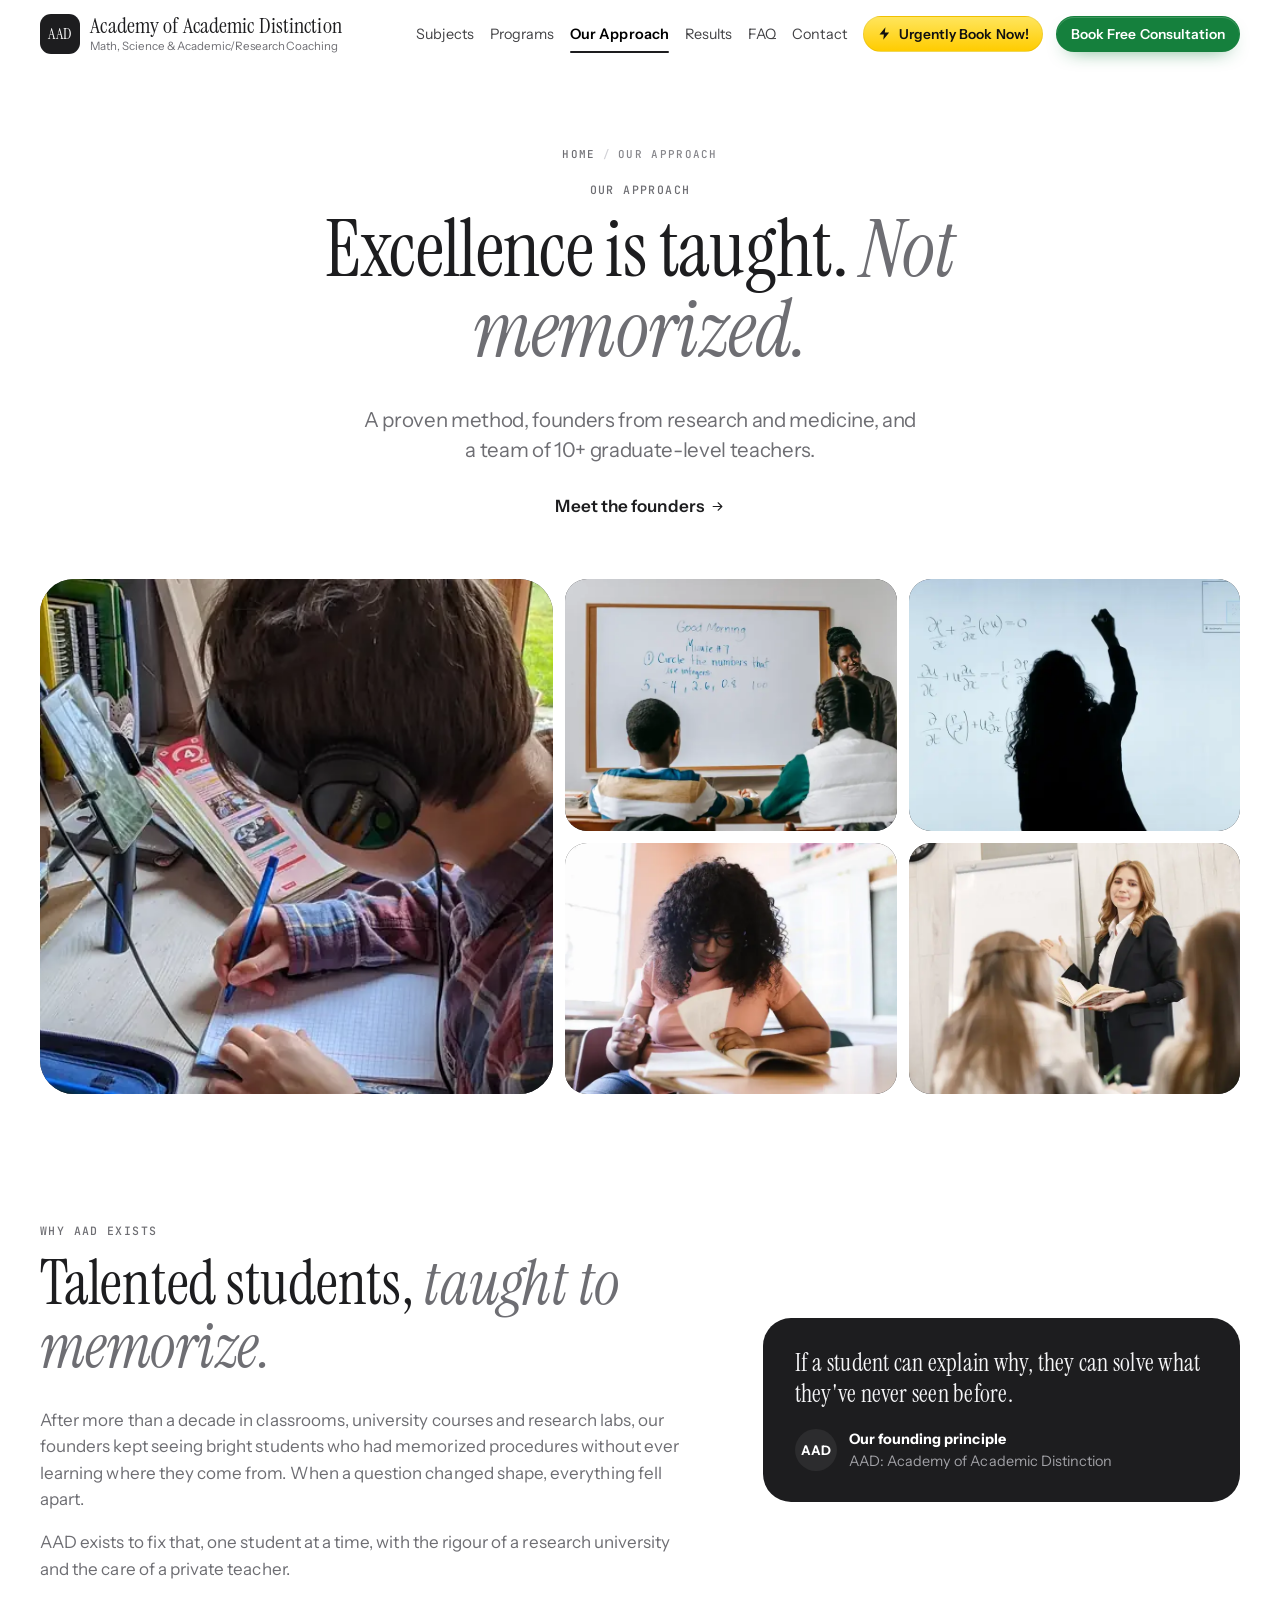
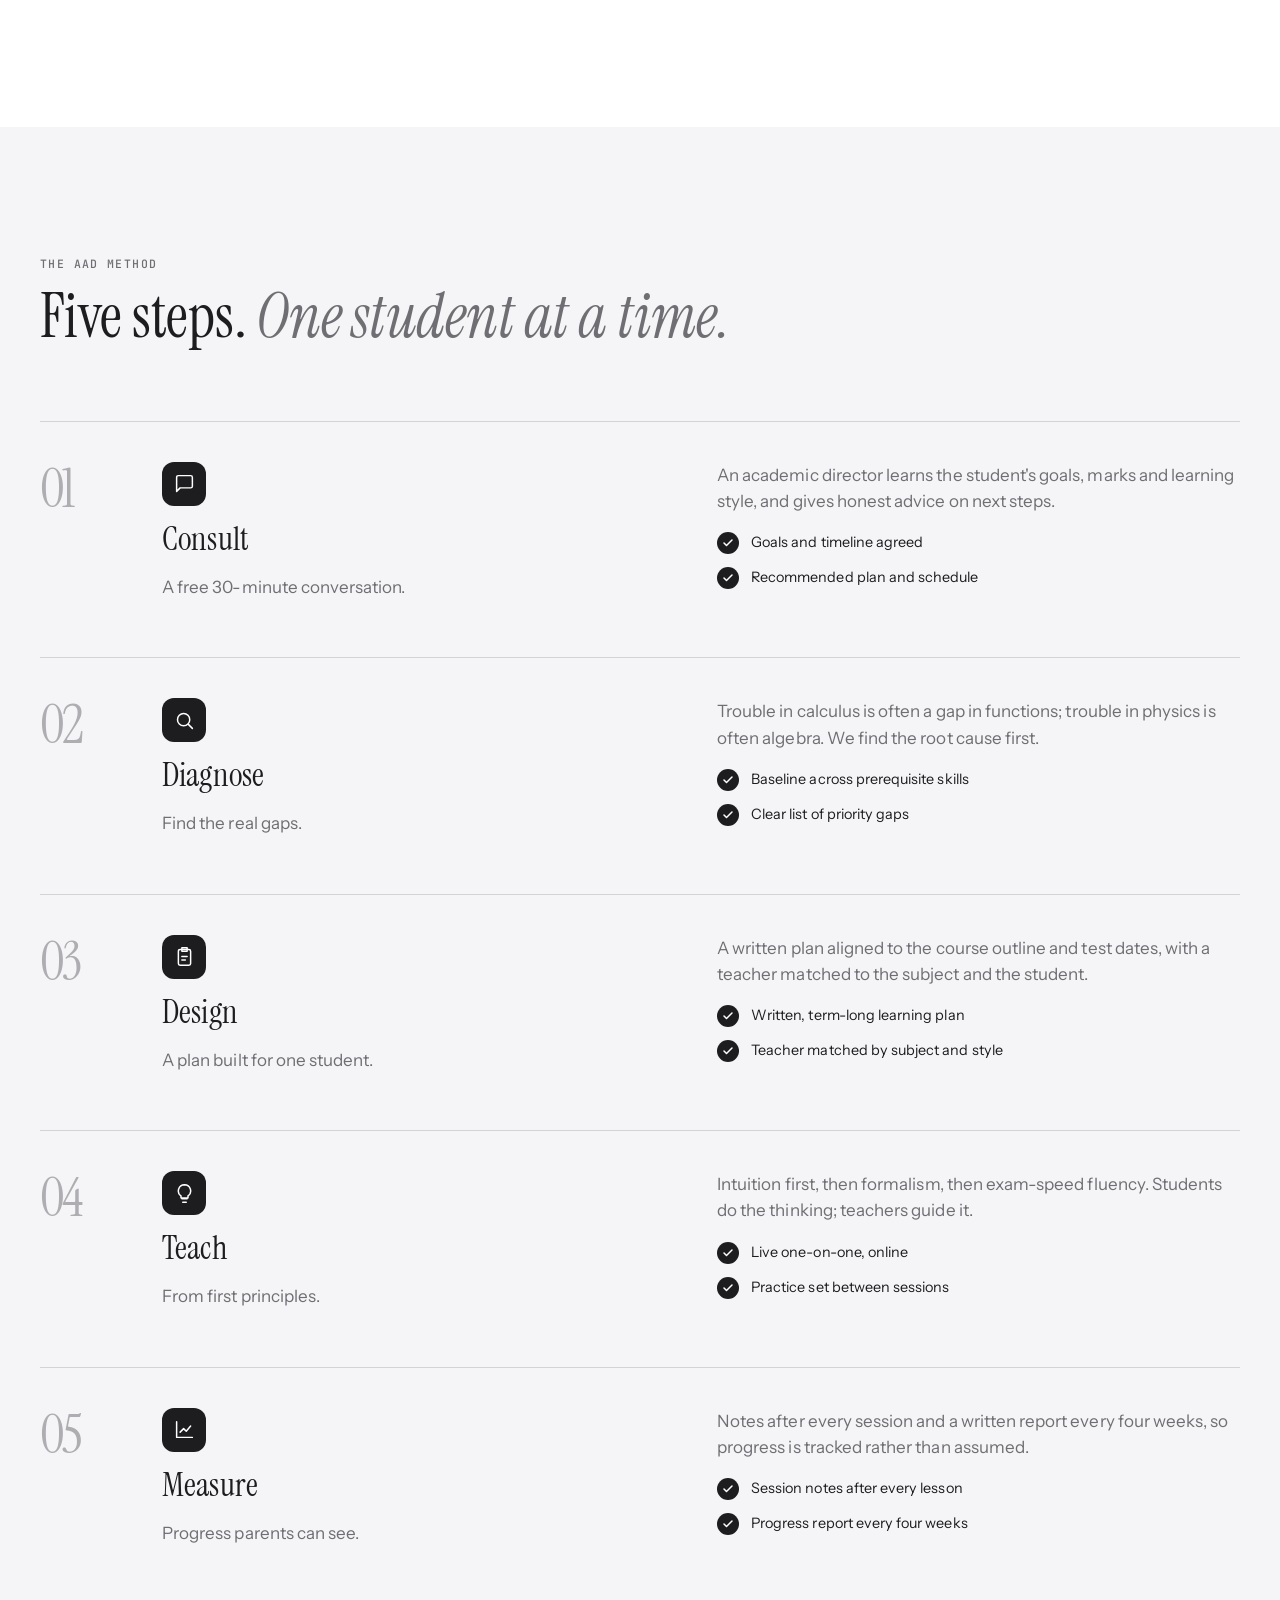
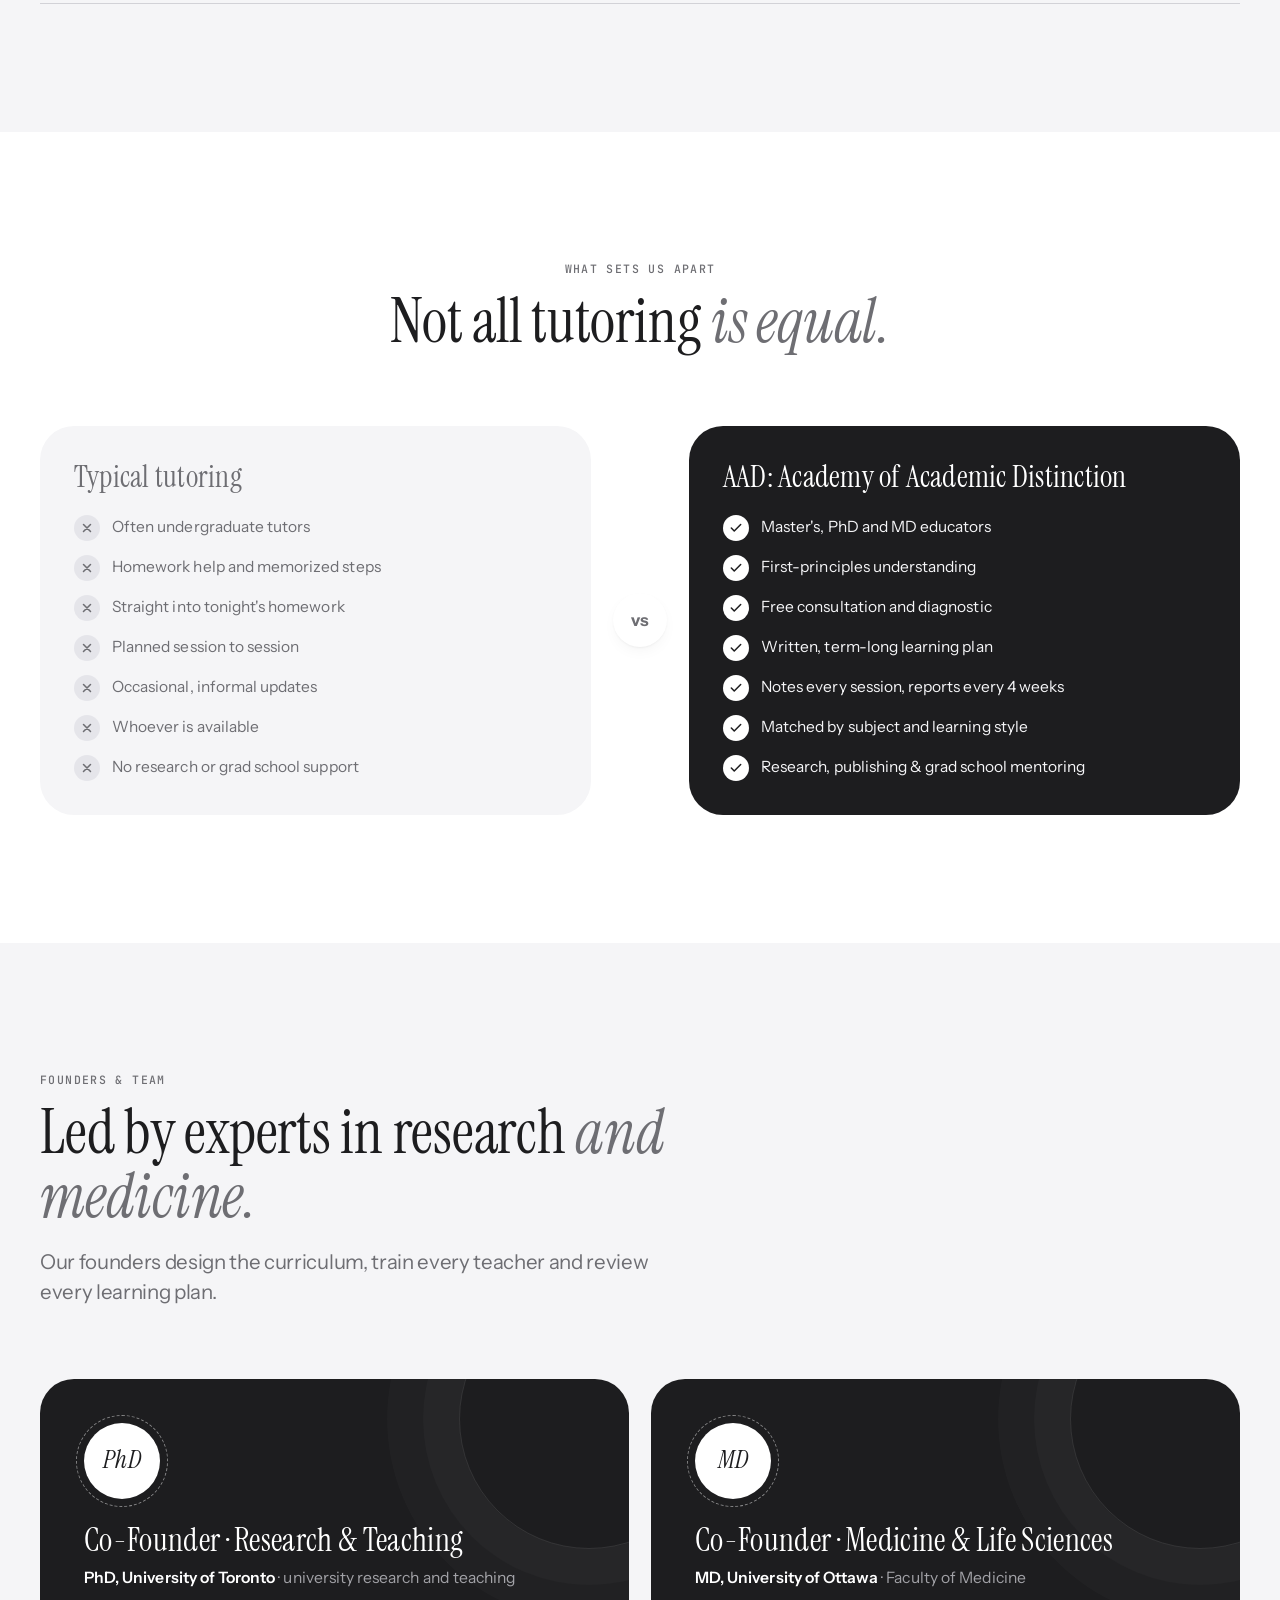
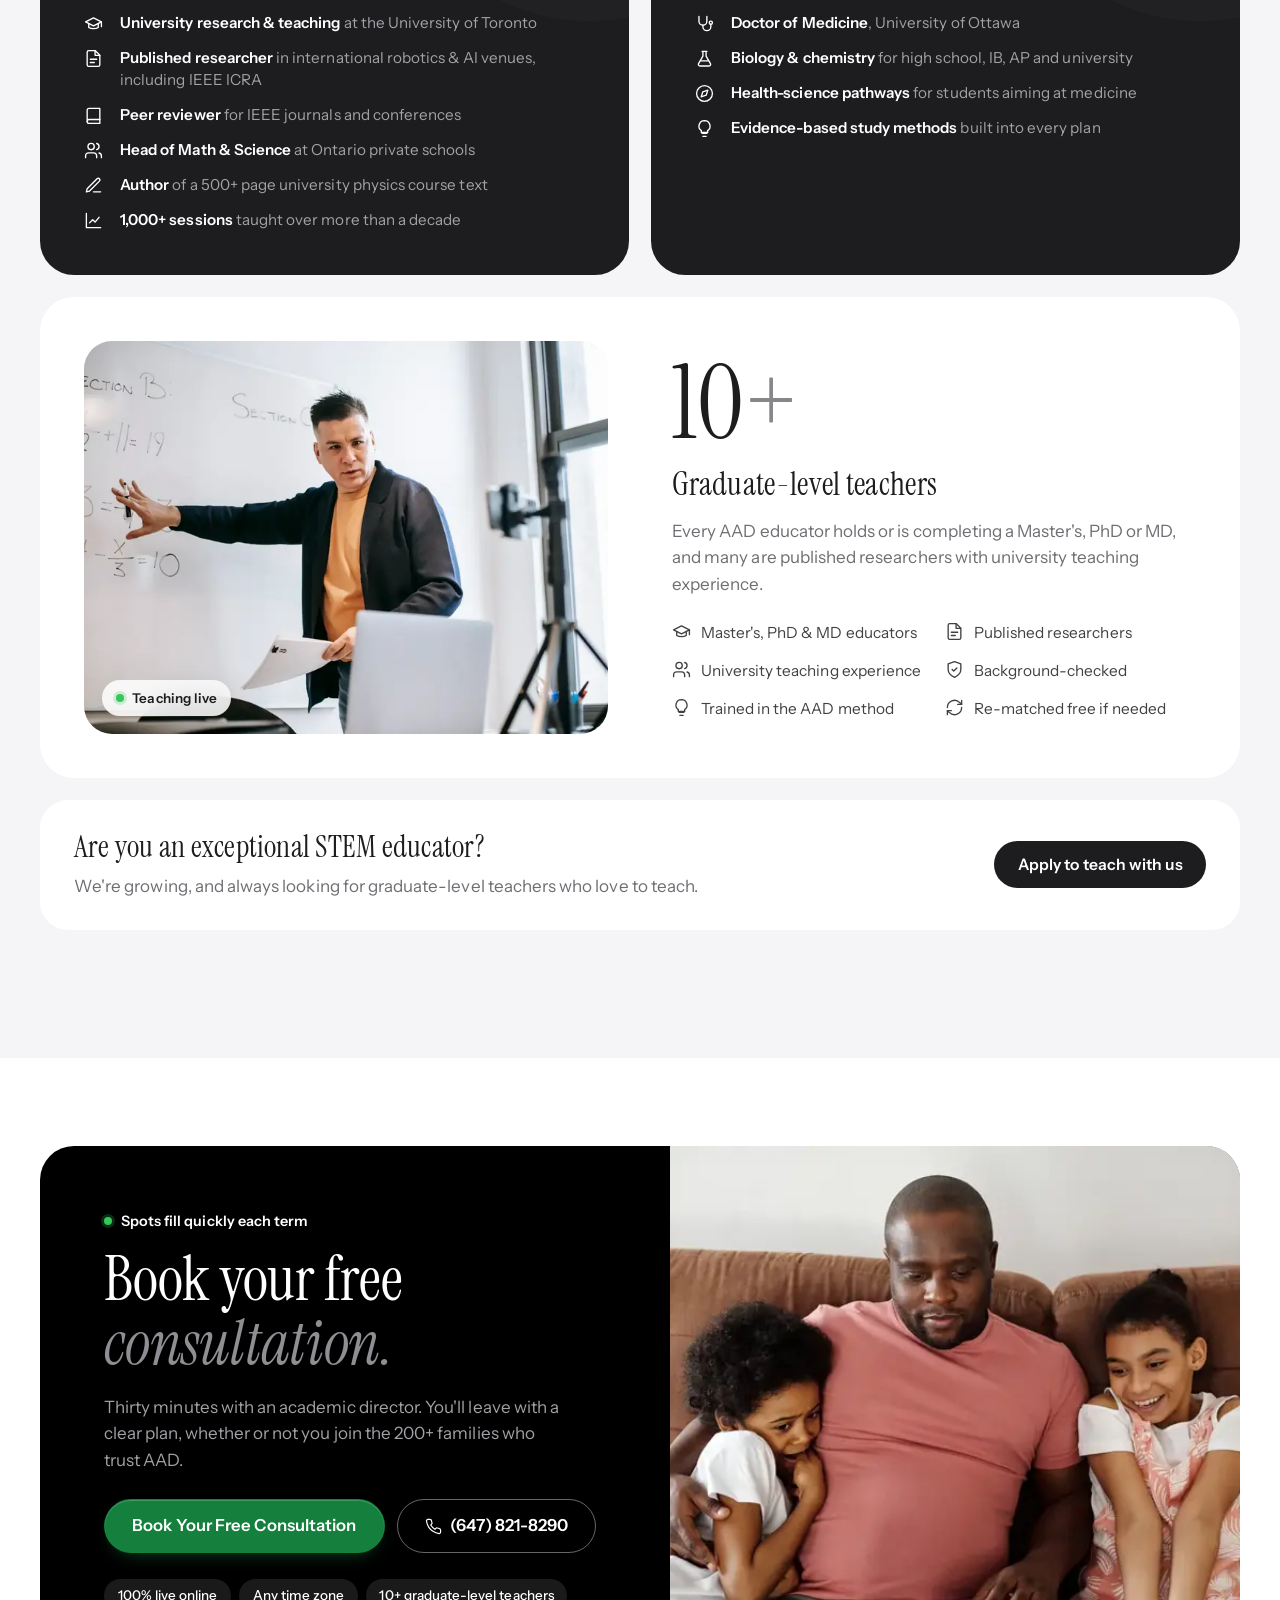
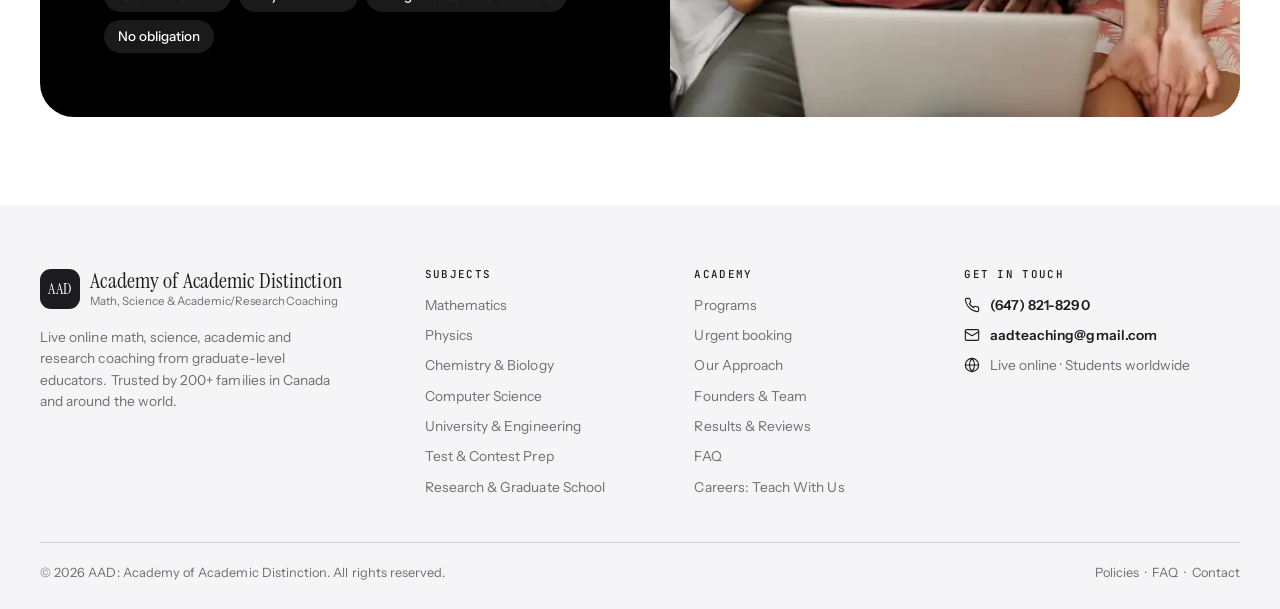
<file: approach.html>
<!doctype html>
<html lang="en-CA">
<head>
  <meta charset="utf-8">
  <meta name="viewport" content="width=device-width, initial-scale=1, viewport-fit=cover">
  <title>Our Approach, Founders &amp; Team — AAD: Academy of Academic Distinction</title>
  <meta name="description" content="The AAD method, our founders (PhD, University of Toronto; MD, University of Ottawa) and our team of 10+ graduate-level teachers.">
  <meta name="theme-color" content="#ffffff">
  <meta property="og:type" content="website">
  <meta property="og:site_name" content="AAD: Academy of Academic Distinction">
  <meta property="og:title" content="Our Approach, Founders &amp; Team — AAD: Academy of Academic Distinction">
  <meta property="og:description" content="The AAD method, our founders (PhD, University of Toronto; MD, University of Ottawa) and our team of 10+ graduate-level teachers.">
  <meta name="twitter:card" content="summary">
  <link rel="icon" href="assets/img/favicon.svg" type="image/svg+xml">
  <link rel="preconnect" href="https://fonts.googleapis.com">
  <link rel="preconnect" href="https://fonts.gstatic.com" crossorigin>
  <link rel="stylesheet" href="https://fonts.googleapis.com/css2?family=Instrument+Sans:wght@400..700&amp;family=Instrument+Serif:ital@0;1&amp;family=JetBrains+Mono:wght@400;500&amp;family=Caveat:wght@600&amp;display=swap">
  <link rel="stylesheet" href="assets/css/styles.css">
  <script>document.documentElement.classList.add("js");</script>
  <script src="assets/js/config.js" defer></script>
  <script src="assets/js/main.js" defer></script>
</head>
<body>
<svg width="0" height="0" style="position:absolute" aria-hidden="true">
  <symbol id="i-phone" viewBox="0 0 24 24"><path d="M22 16.92v3a2 2 0 0 1-2.18 2 19.8 19.8 0 0 1-8.63-3.07 19.5 19.5 0 0 1-6-6A19.8 19.8 0 0 1 2.12 4.18 2 2 0 0 1 4.11 2h3a2 2 0 0 1 2 1.72c.13.96.36 1.9.7 2.81a2 2 0 0 1-.45 2.11L8.09 9.91a16 16 0 0 0 6 6l1.27-1.27a2 2 0 0 1 2.11-.45c.91.34 1.85.57 2.81.7A2 2 0 0 1 22 16.92z"/></symbol>
  <symbol id="i-mail" viewBox="0 0 24 24"><rect x="2" y="4" width="20" height="16" rx="2"/><path d="m22 7-10 6L2 7"/></symbol>
  <symbol id="i-pin" viewBox="0 0 24 24"><path d="M20 10c0 6-8 12-8 12s-8-6-8-12a8 8 0 0 1 16 0Z"/><circle cx="12" cy="10" r="3"/></symbol>
  <symbol id="i-clock" viewBox="0 0 24 24"><circle cx="12" cy="12" r="10"/><path d="M12 6v6l4 2"/></symbol>
  <symbol id="i-check" viewBox="0 0 24 24"><path d="M20 6 9 17l-5-5"/></symbol>
  <symbol id="i-arrow" viewBox="0 0 24 24"><path d="M5 12h14M13 6l6 6-6 6"/></symbol>
  <symbol id="i-star" viewBox="0 0 24 24"><path d="M12 2l3.09 6.26L22 9.27l-5 4.87 1.18 6.88L12 17.77l-6.18 3.25L7 14.14 2 9.27l6.91-1.01L12 2z" fill="currentColor" stroke="none"/></symbol>
  <symbol id="i-menu" viewBox="0 0 24 24"><path d="M4 7h16M4 12h16M4 17h16"/></symbol>
  <symbol id="i-x" viewBox="0 0 24 24"><path d="M18 6 6 18M6 6l12 12"/></symbol>
  <symbol id="i-sigma" viewBox="0 0 24 24"><path d="M18 7V4H6l6 8-6 8h12v-3"/></symbol>
  <symbol id="i-atom" viewBox="0 0 24 24"><circle cx="12" cy="12" r="1.4"/><ellipse cx="12" cy="12" rx="10" ry="4"/><ellipse cx="12" cy="12" rx="10" ry="4" transform="rotate(60 12 12)"/><ellipse cx="12" cy="12" rx="10" ry="4" transform="rotate(120 12 12)"/></symbol>
  <symbol id="i-flask" viewBox="0 0 24 24"><path d="M9 3h6M10 3v6L4.5 18.5A2 2 0 0 0 6.2 21.5h11.6a2 2 0 0 0 1.7-3L14 9V3"/><path d="M7.5 15h9"/></symbol>
  <symbol id="i-code" viewBox="0 0 24 24"><path d="m16 18 6-6-6-6M8 6l-6 6 6 6"/></symbol>
  <symbol id="i-cpu" viewBox="0 0 24 24"><rect x="5" y="5" width="14" height="14" rx="2"/><rect x="9" y="9" width="6" height="6"/><path d="M9 2v3M15 2v3M9 19v3M15 19v3M2 9h3M2 15h3M19 9h3M19 15h3"/></symbol>
  <symbol id="i-target" viewBox="0 0 24 24"><circle cx="12" cy="12" r="10"/><circle cx="12" cy="12" r="6"/><circle cx="12" cy="12" r="2"/></symbol>
  <symbol id="i-compass" viewBox="0 0 24 24"><circle cx="12" cy="12" r="10"/><path d="m16.24 7.76-2.12 6.36-6.36 2.12 2.12-6.36 6.36-2.12z"/></symbol>
  <symbol id="i-cap" viewBox="0 0 24 24"><path d="M22 10 12 5 2 10l10 5 10-5Z"/><path d="M6 12v5c3 2 9 2 12 0v-5"/><path d="M22 10v6"/></symbol>
  <symbol id="i-chart" viewBox="0 0 24 24"><path d="M3 3v18h18"/><path d="m7 15 4-4 3 3 5-6"/></symbol>
  <symbol id="i-users" viewBox="0 0 24 24"><path d="M16 21v-2a4 4 0 0 0-4-4H6a4 4 0 0 0-4 4v2"/><circle cx="9" cy="7" r="4"/><path d="M22 21v-2a4 4 0 0 0-3-3.87M16 3.13a4 4 0 0 1 0 7.75"/></symbol>
  <symbol id="i-shield" viewBox="0 0 24 24"><path d="M12 22s8-4 8-10V5l-8-3-8 3v7c0 6 8 10 8 10z"/><path d="m9 12 2 2 4-4"/></symbol>
  <symbol id="i-globe" viewBox="0 0 24 24"><circle cx="12" cy="12" r="10"/><path d="M2 12h20M12 2a15 15 0 0 1 0 20M12 2a15 15 0 0 0 0 20"/></symbol>
  <symbol id="i-monitor" viewBox="0 0 24 24"><rect x="2" y="3" width="20" height="14" rx="2"/><path d="M8 21h8M12 17v4"/></symbol>
  <symbol id="i-home" viewBox="0 0 24 24"><path d="m3 10 9-7 9 7v10a1 1 0 0 1-1 1h-5v-6H9v6H4a1 1 0 0 1-1-1z"/></symbol>
  <symbol id="i-bulb" viewBox="0 0 24 24"><path d="M9 18h6M10 22h4M12 2a7 7 0 0 0-4 12.74V17h8v-2.26A7 7 0 0 0 12 2z"/></symbol>
  <symbol id="i-clipboard" viewBox="0 0 24 24"><rect x="5" y="4" width="14" height="18" rx="2"/><path d="M9 2h6v4H9zM9 12h6M9 16h4"/></symbol>
  <symbol id="i-message" viewBox="0 0 24 24"><path d="M21 15a2 2 0 0 1-2 2H7l-4 4V5a2 2 0 0 1 2-2h14a2 2 0 0 1 2 2z"/></symbol>
  <symbol id="i-calendar" viewBox="0 0 24 24"><rect x="3" y="4" width="18" height="18" rx="2"/><path d="M16 2v4M8 2v4M3 10h18"/></symbol>
  <symbol id="i-search" viewBox="0 0 24 24"><circle cx="11" cy="11" r="7"/><path d="m21 21-4.3-4.3"/></symbol>
  <symbol id="i-lock" viewBox="0 0 24 24"><rect x="4" y="11" width="16" height="10" rx="2"/><path d="M8 11V7a4 4 0 0 1 8 0v4"/></symbol>
  <symbol id="i-book" viewBox="0 0 24 24"><path d="M4 19.5A2.5 2.5 0 0 1 6.5 17H20V3H6.5A2.5 2.5 0 0 0 4 5.5z"/><path d="M4 19.5A2.5 2.5 0 0 0 6.5 22H20v-5"/></symbol>
  <symbol id="i-award" viewBox="0 0 24 24"><circle cx="12" cy="8" r="6"/><path d="M8.2 13.2 7 22l5-3 5 3-1.2-8.8"/></symbol>
  <symbol id="i-refresh" viewBox="0 0 24 24"><path d="M21 12a9 9 0 0 1-15.5 6.2L3 16M3 12a9 9 0 0 1 15.5-6.2L21 8"/><path d="M21 3v5h-5M3 21v-5h5"/></symbol>
  <symbol id="i-info" viewBox="0 0 24 24"><circle cx="12" cy="12" r="10"/><path d="M12 16v-4M12 8h.01"/></symbol>
  <symbol id="i-pen" viewBox="0 0 24 24"><path d="M12 20h9"/><path d="M16.5 3.5a2.1 2.1 0 0 1 3 3L7 19l-4 1 1-4z"/></symbol>
  <symbol id="i-heart" viewBox="0 0 24 24"><path d="M19 14c1.5-1.5 3-3.4 3-5.5A5.5 5.5 0 0 0 16.5 3c-1.8 0-3 .5-4.5 2-1.5-1.5-2.7-2-4.5-2A5.5 5.5 0 0 0 2 8.5c0 2.3 1.5 4 3 5.5l7 7z"/></symbol>
  <symbol id="i-mic" viewBox="0 0 24 24"><rect x="9" y="2" width="6" height="12" rx="3"/><path d="M5 10a7 7 0 0 0 14 0M12 17v5M8 22h8"/></symbol>
  <symbol id="i-video" viewBox="0 0 24 24"><rect x="2" y="6" width="14" height="12" rx="2"/><path d="m22 8-6 4 6 4z"/></symbol>
  <symbol id="i-sun" viewBox="0 0 24 24"><circle cx="12" cy="12" r="4"/><path d="M12 2v2M12 20v2M4.9 4.9l1.4 1.4M17.7 17.7l1.4 1.4M2 12h2M20 12h2M4.9 19.1l1.4-1.4M17.7 6.3l1.4-1.4"/></symbol>
  <symbol id="i-moon" viewBox="0 0 24 24"><path d="M21 12.8A9 9 0 1 1 11.2 3a7 7 0 0 0 9.8 9.8z"/></symbol>
  <symbol id="i-instagram" viewBox="0 0 24 24"><rect x="2" y="2" width="20" height="20" rx="5"/><circle cx="12" cy="12" r="4"/><circle cx="17.5" cy="6.5" r="1" fill="currentColor" stroke="none"/></symbol>
  <symbol id="i-linkedin" viewBox="0 0 24 24"><path d="M16 8a6 6 0 0 1 6 6v7h-4v-7a2 2 0 0 0-4 0v7h-4v-7a6 6 0 0 1 6-6zM2 9h4v12H2z"/><circle cx="4" cy="4" r="2"/></symbol>
  <symbol id="i-youtube" viewBox="0 0 24 24"><path d="M22.5 6.4a2.8 2.8 0 0 0-2-2C18.8 4 12 4 12 4s-6.8 0-8.5.4a2.8 2.8 0 0 0-2 2A29 29 0 0 0 1 12a29 29 0 0 0 .5 5.6 2.8 2.8 0 0 0 2 2c1.7.4 8.5.4 8.5.4s6.8 0 8.5-.4a2.8 2.8 0 0 0 2-2A29 29 0 0 0 23 12a29 29 0 0 0-.5-5.6z"/><path d="m10 15 5-3-5-3z"/></symbol>
  <symbol id="i-facebook" viewBox="0 0 24 24"><path d="M18 2h-3a5 5 0 0 0-5 5v3H7v4h3v8h4v-8h3l1-4h-4V7a1 1 0 0 1 1-1h3z"/></symbol>
  <symbol id="i-pause" viewBox="0 0 24 24"><path d="M9 5v14M15 5v14"/></symbol>
  <symbol id="i-play" viewBox="0 0 24 24"><path d="M8 5v14l11-7z" fill="currentColor" stroke="none"/></symbol>
  <symbol id="i-doc" viewBox="0 0 24 24"><path d="M14 2H6a2 2 0 0 0-2 2v16a2 2 0 0 0 2 2h12a2 2 0 0 0 2-2V8z"/><path d="M14 2v6h6M8 13h8M8 17h5"/></symbol>
  <symbol id="i-send" viewBox="0 0 24 24"><path d="M22 2 11 13M22 2l-7 20-4-9-9-4z"/></symbol>
  <symbol id="i-steth" viewBox="0 0 24 24"><path d="M5 3v6a5 5 0 0 0 10 0V3"/><path d="M10 14v2a5 5 0 0 0 10 0v-3"/><circle cx="20" cy="11" r="2"/></symbol>
  <symbol id="i-trophy" viewBox="0 0 24 24"><path d="M8 21h8M12 17v4M7 4h10v5a5 5 0 0 1-10 0z"/><path d="M17 5h3v2a3 3 0 0 1-3 3M7 5H4v2a3 3 0 0 0 3 3"/></symbol>
  <symbol id="i-dna" viewBox="0 0 24 24"><path d="M7 3c0 5 10 5 10 9s-10 4-10 9M17 3c0 5-10 5-10 9s10 4 10 9"/><path d="M8.5 6h7M9 18h6M10.5 9.5h3M10.5 14.5h3"/></symbol>
  <symbol id="i-bolt" viewBox="0 0 24 24"><path d="M13.5 2 4 13.5h7L10 22l9.5-11.5h-7z" fill="currentColor" stroke="none"/></symbol>
  <symbol id="i-flame" viewBox="0 0 24 24"><path d="M12 2c1 4 6 6 6 12a6 6 0 0 1-12 0c0-3 2-5 3-6 0 2 1 3 2 3 0-3-1-6 1-9z"/></symbol>
</svg>
<a class="skip-link" href="#main">Skip to content</a>

<header class="site-header">
  <div class="container header-inner">
      <a class="brand" href="index.html" aria-label="AAD: Academy of Academic Distinction — home">
        <span class="brand-mark" aria-hidden="true">AAD</span>
        <span class="brand-text"><span class="brand-name">Academy of Academic Distinction</span><span class="brand-sub">Math, Science &amp; Academic/Research Coaching</span></span>
      </a>
    <div class="header-btns">
      <a class="btn btn-urgent btn-sm" href="book-now.html"><svg class="i i-bolt" aria-hidden="true"><use href="#i-bolt"/></svg><span>Book Now!</span></a>
      <a class="btn btn-sm btn-cta" href="book.html"><span>Free Consultation</span></a>
    </div>
    <nav class="nav" id="site-nav" aria-label="Main">
      <ul class="nav-list">
          <li><a href="subjects.html">Subjects</a></li>
          <li><a href="programs.html">Programs</a></li>
          <li><a href="approach.html" aria-current="page">Our Approach</a></li>
          <li><a href="results.html">Results</a></li>
          <li><a href="faq.html">FAQ</a></li>
          <li><a href="contact.html">Contact</a></li>
      </ul>
      <a class="btn btn-urgent btn-sm nav-urgent" href="book-now.html"><svg class="i i-bolt" aria-hidden="true"><use href="#i-bolt"/></svg><span><span class="lbl-x">Urgently </span>Book Now!</span></a>
      <a class="btn btn-sm nav-cta btn-cta" href="book.html"><span><span class="lbl-x">Book </span>Free Consultation</span></a>
    </nav>
    <button class="nav-toggle" type="button" aria-controls="site-nav" aria-expanded="false" aria-label="Open menu">
      <svg class="i i-open" aria-hidden="true"><use href="#i-menu"/></svg><svg class="i i-close" aria-hidden="true"><use href="#i-x"/></svg>
    </button>
  </div>
  <div class="scroll-progress" aria-hidden="true"><span></span></div>
</header>

<main id="main">
<section class="page-hero">
  <div class="container">
    <div class="page-hero-copy">
      <ol class="breadcrumb"><li><a href="index.html">Home</a></li><li>Our Approach</li></ol>
      <span class="eyebrow">Our approach</span>
      <h1>Excellence is taught. <em>Not memorized.</em></h1>
      <p class="lead">A proven method, founders from research and medicine, and a team of 10+ graduate-level teachers.</p>
      <div class="page-hero-actions">
        <a class="link-arrow" href="#founders">Meet the founders <svg class="i i-arrow" aria-hidden="true"><use href="#i-arrow"/></svg></a>
      </div>
    </div>
    <div class="mosaic page-hero-media" data-animate role="img" aria-label="Photo collage: Teachers explaining ideas and students working through problems"><div class="tile tile-1" data-rotator data-interval="6800" data-delay="0"><img class="is-on" src="assets/img/photos/4314216-800.webp" srcset="assets/img/photos/4314216-800.webp 800w, assets/img/photos/4314216-1400.webp 1400w" sizes="(max-width: 640px) 100vw, 45vw" alt="" decoding="async" loading="lazy"><img data-src="assets/img/photos/6958511-800.webp" data-srcset="assets/img/photos/6958511-800.webp 800w, assets/img/photos/6958511-1400.webp 1400w" sizes="(max-width: 640px) 100vw, 45vw" alt="" decoding="async"></div><div class="tile tile-2" data-rotator data-interval="6800" data-delay="1360"><img class="is-on" src="assets/img/photos/5905470-800.webp" srcset="assets/img/photos/5905470-800.webp 800w" sizes="(max-width: 640px) 50vw, 22vw" alt="" decoding="async" loading="lazy"><img data-src="assets/img/photos/5905557-800.webp" data-srcset="assets/img/photos/5905557-800.webp 800w" sizes="(max-width: 640px) 50vw, 22vw" alt="" decoding="async"></div><div class="tile tile-3" data-rotator data-interval="6800" data-delay="2720"><img class="is-on" src="assets/img/photos/3862130-800.webp" srcset="assets/img/photos/3862130-800.webp 800w" sizes="(max-width: 640px) 50vw, 22vw" alt="" decoding="async" loading="lazy"><img data-src="assets/img/photos/5905857-800.webp" data-srcset="assets/img/photos/5905857-800.webp 800w" sizes="(max-width: 640px) 50vw, 22vw" alt="" decoding="async"></div><div class="tile tile-4" data-rotator data-interval="6800" data-delay="4080"><img class="is-on" src="assets/img/photos/8419201-800.webp" srcset="assets/img/photos/8419201-800.webp 800w" sizes="(max-width: 640px) 50vw, 22vw" alt="" decoding="async" loading="lazy"><img data-src="assets/img/photos/5480895-800.webp" data-srcset="assets/img/photos/5480895-800.webp 800w" sizes="(max-width: 640px) 50vw, 22vw" alt="" decoding="async" style="object-position:50% 30%"></div><div class="tile tile-5" data-rotator data-interval="6800" data-delay="5440"><img class="is-on" src="assets/img/photos/7156144-800.webp" srcset="assets/img/photos/7156144-800.webp 800w" sizes="(max-width: 640px) 50vw, 22vw" alt="" decoding="async" loading="lazy"><img data-src="assets/img/photos/5212648-800.webp" data-srcset="assets/img/photos/5212648-800.webp 800w" sizes="(max-width: 640px) 50vw, 22vw" alt="" decoding="async"></div></div>
  </div>
</section>

<!-- ============ STORY ============ -->
<section class="section section--white">
  <div class="container split split--wide-left">
    <div class="reveal">
      <span class="eyebrow">Why AAD exists</span>
      <h2>Talented students, <em>taught to memorize.</em></h2>
      <p class="muted">After more than a decade in classrooms, university courses and research labs, our founders kept seeing bright students who had memorized procedures without ever learning where they come from. When a question changed shape, everything fell apart.</p>
      <p class="muted">AAD exists to fix that, one student at a time, with the rigour of a research university and the care of a private teacher.</p>
    </div>
    <figure class="quote-card reveal reveal-d1">
      <blockquote>If a student can explain why, they can solve what they've never seen before.</blockquote>
      <figcaption><span class="avatar">AAD</span><span><strong>Our founding principle</strong>AAD: Academy of Academic Distinction</span></figcaption>
    </figure>
  </div>
</section>

<!-- ============ METHOD ============ -->
<section class="section section--gray" id="method">
  <div class="container">
    <div class="section-head reveal">
      <span class="eyebrow">The AAD method</span>
      <h2>Five steps. <em>One student at a time.</em></h2>
    </div>
    <ol class="method">
      <li class="method-item reveal">
        <div class="method-num">01</div>
        <div><span class="method-icon"><svg class="i i-message" aria-hidden="true"><use href="#i-message"/></svg></span><h3>Consult</h3><p>A free 30-minute conversation.</p></div>
        <div><p>An academic director learns the student's goals, marks and learning style, and gives honest advice on next steps.</p><ul class="check-list small"><li>Goals and timeline agreed</li><li>Recommended plan and schedule</li></ul></div>
      </li>
      <li class="method-item reveal">
        <div class="method-num">02</div>
        <div><span class="method-icon"><svg class="i i-search" aria-hidden="true"><use href="#i-search"/></svg></span><h3>Diagnose</h3><p>Find the real gaps.</p></div>
        <div><p>Trouble in calculus is often a gap in functions; trouble in physics is often algebra. We find the root cause first.</p><ul class="check-list small"><li>Baseline across prerequisite skills</li><li>Clear list of priority gaps</li></ul></div>
      </li>
      <li class="method-item reveal">
        <div class="method-num">03</div>
        <div><span class="method-icon"><svg class="i i-clipboard" aria-hidden="true"><use href="#i-clipboard"/></svg></span><h3>Design</h3><p>A plan built for one student.</p></div>
        <div><p>A written plan aligned to the course outline and test dates, with a teacher matched to the subject and the student.</p><ul class="check-list small"><li>Written, term-long learning plan</li><li>Teacher matched by subject and style</li></ul></div>
      </li>
      <li class="method-item reveal">
        <div class="method-num">04</div>
        <div><span class="method-icon"><svg class="i i-bulb" aria-hidden="true"><use href="#i-bulb"/></svg></span><h3>Teach</h3><p>From first principles.</p></div>
        <div><p>Intuition first, then formalism, then exam-speed fluency. Students do the thinking; teachers guide it.</p><ul class="check-list small"><li>Live one-on-one, online</li><li>Practice set between sessions</li></ul></div>
      </li>
      <li class="method-item reveal">
        <div class="method-num">05</div>
        <div><span class="method-icon"><svg class="i i-chart" aria-hidden="true"><use href="#i-chart"/></svg></span><h3>Measure</h3><p>Progress parents can see.</p></div>
        <div><p>Notes after every session and a written report every four weeks, so progress is tracked rather than assumed.</p><ul class="check-list small"><li>Session notes after every lesson</li><li>Progress report every four weeks</li></ul></div>
      </li>
    </ol>
  </div>
</section>

<!-- ============ COMPARISON ============ -->
<section class="section section--white">
  <div class="container">
    <div class="section-head center reveal">
      <span class="eyebrow">What sets us apart</span>
      <h2>Not all tutoring <em>is equal.</em></h2>
    </div>
    <div class="vs" data-animate>
      <div class="vs-card vs-card--them reveal">
        <h3>Typical tutoring</h3>
        <ul class="vs-list">
          <li><span class="vs-ico"><svg class="i i-x" aria-hidden="true"><use href="#i-x"/></svg></span>Often undergraduate tutors</li>
          <li><span class="vs-ico"><svg class="i i-x" aria-hidden="true"><use href="#i-x"/></svg></span>Homework help and memorized steps</li>
          <li><span class="vs-ico"><svg class="i i-x" aria-hidden="true"><use href="#i-x"/></svg></span>Straight into tonight's homework</li>
          <li><span class="vs-ico"><svg class="i i-x" aria-hidden="true"><use href="#i-x"/></svg></span>Planned session to session</li>
          <li><span class="vs-ico"><svg class="i i-x" aria-hidden="true"><use href="#i-x"/></svg></span>Occasional, informal updates</li>
          <li><span class="vs-ico"><svg class="i i-x" aria-hidden="true"><use href="#i-x"/></svg></span>Whoever is available</li>
          <li><span class="vs-ico"><svg class="i i-x" aria-hidden="true"><use href="#i-x"/></svg></span>No research or grad school support</li>
        </ul>
      </div>
      <div class="vs-badge" aria-hidden="true">vs</div>
      <div class="vs-card vs-card--us reveal reveal-d1">
        <h3>AAD: Academy of Academic Distinction</h3>
        <ul class="vs-list">
          <li><span class="vs-ico"><svg class="i i-check" aria-hidden="true"><use href="#i-check"/></svg></span>Master's, PhD and MD educators</li>
          <li><span class="vs-ico"><svg class="i i-check" aria-hidden="true"><use href="#i-check"/></svg></span>First-principles understanding</li>
          <li><span class="vs-ico"><svg class="i i-check" aria-hidden="true"><use href="#i-check"/></svg></span>Free consultation and diagnostic</li>
          <li><span class="vs-ico"><svg class="i i-check" aria-hidden="true"><use href="#i-check"/></svg></span>Written, term-long learning plan</li>
          <li><span class="vs-ico"><svg class="i i-check" aria-hidden="true"><use href="#i-check"/></svg></span>Notes every session, reports every 4 weeks</li>
          <li><span class="vs-ico"><svg class="i i-check" aria-hidden="true"><use href="#i-check"/></svg></span>Matched by subject and learning style</li>
          <li><span class="vs-ico"><svg class="i i-check" aria-hidden="true"><use href="#i-check"/></svg></span>Research, publishing &amp; grad school mentoring</li>
        </ul>
      </div>
    </div>
  </div>
</section>

<!-- ============ FOUNDERS & TEAM ============ -->
<section class="section section--gray" id="founders">
  <div class="container">
    <div class="section-head reveal">
      <span class="eyebrow">Founders &amp; team</span>
      <h2>Led by experts in research <em>and medicine.</em></h2>
      <p class="lead">Our founders design the curriculum, train every teacher and review every learning plan.</p>
    </div>
    <div class="founders">
      <article class="founder reveal">
        <div class="founder-mono" aria-hidden="true">PhD</div>
        <p class="founder-role">Co-Founder · Research &amp; Teaching</p>
        <p class="founder-cred"><strong>PhD, University of Toronto</strong> · university research and teaching</p>
        <ul class="cred-list">
          <li><svg class="i i-cap" aria-hidden="true"><use href="#i-cap"/></svg><span><strong>University research &amp; teaching</strong> at the University of Toronto</span></li>
          <li><svg class="i i-doc" aria-hidden="true"><use href="#i-doc"/></svg><span><strong>Published researcher</strong> in international robotics &amp; AI venues, including IEEE ICRA</span></li>
          <li><svg class="i i-book" aria-hidden="true"><use href="#i-book"/></svg><span><strong>Peer reviewer</strong> for IEEE journals and conferences</span></li>
          <li><svg class="i i-users" aria-hidden="true"><use href="#i-users"/></svg><span><strong>Head of Math &amp; Science</strong> at Ontario private schools</span></li>
          <li><svg class="i i-pen" aria-hidden="true"><use href="#i-pen"/></svg><span><strong>Author</strong> of a 500+ page university physics course text</span></li>
          <li><svg class="i i-chart" aria-hidden="true"><use href="#i-chart"/></svg><span><strong>1,000+ sessions</strong> taught over more than a decade</span></li>
        </ul>
      </article>
      <article class="founder reveal reveal-d1">
        <div class="founder-mono" aria-hidden="true">MD</div>
        <p class="founder-role">Co-Founder · Medicine &amp; Life Sciences</p>
        <p class="founder-cred"><strong>MD, University of Ottawa</strong> · Faculty of Medicine</p>
        <ul class="cred-list">
          <li><svg class="i i-steth" aria-hidden="true"><use href="#i-steth"/></svg><span><strong>Doctor of Medicine</strong>, University of Ottawa</span></li>
          <li><svg class="i i-flask" aria-hidden="true"><use href="#i-flask"/></svg><span><strong>Biology &amp; chemistry</strong> for high school, IB, AP and university</span></li>
          <li><svg class="i i-compass" aria-hidden="true"><use href="#i-compass"/></svg><span><strong>Health-science pathways</strong> for students aiming at medicine</span></li>
          <li><svg class="i i-bulb" aria-hidden="true"><use href="#i-bulb"/></svg><span><strong>Evidence-based study methods</strong> built into every plan</span></li>
        </ul>
      </article>
    </div>

    <div class="team-band reveal" id="team">
      <figure class="photo" data-rotator data-interval="4600" role="img" aria-label="Educators teaching live lessons">
        <img class="is-on" src="assets/img/photos/6326370-800.webp" srcset="assets/img/photos/6326370-800.webp 800w, assets/img/photos/6326370-1400.webp 1400w" sizes="(max-width: 1060px) 100vw, 50vw" alt="" decoding="async" loading="lazy"><img data-src="assets/img/photos/6503001-800.webp" data-srcset="assets/img/photos/6503001-800.webp 800w, assets/img/photos/6503001-1400.webp 1400w" sizes="(max-width: 1060px) 100vw, 50vw" alt="" decoding="async" style="object-position:50% 28%"><img data-src="assets/img/photos/6326383-800.webp" data-srcset="assets/img/photos/6326383-800.webp 800w, assets/img/photos/6326383-1400.webp 1400w" sizes="(max-width: 1060px) 100vw, 50vw" alt="" decoding="async"><img data-src="assets/img/photos/5311406-800.webp" data-srcset="assets/img/photos/5311406-800.webp 800w, assets/img/photos/5311406-1400.webp 1400w" sizes="(max-width: 1060px) 100vw, 50vw" alt="" decoding="async"><img data-src="assets/img/photos/9159042-800.webp" data-srcset="assets/img/photos/9159042-800.webp 800w, assets/img/photos/9159042-1400.webp 1400w" sizes="(max-width: 1060px) 100vw, 50vw" alt="" decoding="async"><img data-src="assets/img/photos/7964146-800.webp" data-srcset="assets/img/photos/7964146-800.webp 800w, assets/img/photos/7964146-1400.webp 1400w" sizes="(max-width: 1060px) 100vw, 50vw" alt="" decoding="async">
        <figcaption class="photo-chip"><span class="live-dot"></span> Teaching live</figcaption>
      </figure>
      <div>
        <div class="team-num">10<span>+</span></div>
        <h3 style="margin-top:.4em">Graduate-level teachers</h3>
        <p class="muted">Every AAD educator holds or is completing a Master's, PhD or MD, and many are published researchers with university teaching experience.</p>
        <ul class="team-points">
          <li><svg class="i i-cap" aria-hidden="true"><use href="#i-cap"/></svg> Master's, PhD &amp; MD educators</li>
          <li><svg class="i i-doc" aria-hidden="true"><use href="#i-doc"/></svg> Published researchers</li>
          <li><svg class="i i-users" aria-hidden="true"><use href="#i-users"/></svg> University teaching experience</li>
          <li><svg class="i i-shield" aria-hidden="true"><use href="#i-shield"/></svg> Background-checked</li>
          <li><svg class="i i-bulb" aria-hidden="true"><use href="#i-bulb"/></svg> Trained in the AAD method</li>
          <li><svg class="i i-refresh" aria-hidden="true"><use href="#i-refresh"/></svg> Re-matched free if needed</li>
        </ul>
      </div>
    </div>

    <div class="careers-band reveal">
      <div>
        <h3>Are you an exceptional STEM educator?</h3>
        <p>We're growing, and always looking for graduate-level teachers who love to teach.</p>
      </div>
      <a class="btn btn-primary" href="contact.html?topic=careers">Apply to teach with us</a>
    </div>
  </div>
</section>

<section class="section section--tight">
  <div class="container">
    <div class="cta-band reveal">
      <div class="cta-copy">
        <span class="cta-spots"><span class="live-dot"></span> Spots fill quickly each term</span>
        <h2>Book your free <em>consultation.</em></h2>
        <p>Thirty minutes with an academic director. You'll leave with a clear plan, whether or not you join the 200+ families who trust AAD.</p>
        <div class="cta-actions">
          <a class="btn btn-lg btn-cta" href="book.html">Book Your Free Consultation</a>
          <a class="btn btn-ghost-light btn-lg" href="tel:+16478218290" data-config-href="phone" data-show-if="phone"><svg class="i i-phone" aria-hidden="true"><use href="#i-phone"/></svg> <span data-config="phone">(647) 821-8290</span></a>
        </div>
        <ul class="areas" aria-label="Highlights">
          <li>100% live online</li><li>Any time zone</li><li>10+ graduate-level teachers</li><li>No obligation</li>
        </ul>
      </div>
      <div class="cta-media" data-rotator data-interval="4600" role="img" aria-label="Families learning together at home"><img class="is-on" src="assets/img/photos/4260743-800.webp" srcset="assets/img/photos/4260743-800.webp 800w, assets/img/photos/4260743-1400.webp 1400w" sizes="(max-width: 1060px) 100vw, 50vw" alt="" decoding="async" loading="lazy"><img data-src="assets/img/photos/6986440-800.webp" data-srcset="assets/img/photos/6986440-800.webp 800w, assets/img/photos/6986440-1400.webp 1400w" sizes="(max-width: 1060px) 100vw, 50vw" alt="" decoding="async"><img data-src="assets/img/photos/3912384-800.webp" data-srcset="assets/img/photos/3912384-800.webp 800w, assets/img/photos/3912384-1400.webp 1400w" sizes="(max-width: 1060px) 100vw, 50vw" alt="" decoding="async"><img data-src="assets/img/photos/4008780-800.webp" data-srcset="assets/img/photos/4008780-800.webp 800w, assets/img/photos/4008780-1400.webp 1400w" sizes="(max-width: 1060px) 100vw, 50vw" alt="" decoding="async"><img data-src="assets/img/photos/8799258-800.webp" data-srcset="assets/img/photos/8799258-800.webp 800w, assets/img/photos/8799258-1400.webp 1400w" sizes="(max-width: 1060px) 100vw, 50vw" alt="" decoding="async"><img data-src="assets/img/photos/4474007-800.webp" data-srcset="assets/img/photos/4474007-800.webp 800w, assets/img/photos/4474007-1400.webp 1400w" sizes="(max-width: 1060px) 100vw, 50vw" alt="" decoding="async"><img data-src="assets/img/photos/8121121-800.webp" data-srcset="assets/img/photos/8121121-800.webp 800w, assets/img/photos/8121121-1400.webp 1400w" sizes="(max-width: 1060px) 100vw, 50vw" alt="" decoding="async"></div>
    </div>
  </div>
</section>
</main>

<footer class="site-footer">
  <div class="container">
    <div class="footer-grid">
      <div class="footer-brand">
      <a class="brand" href="index.html" aria-label="AAD: Academy of Academic Distinction — home">
        <span class="brand-mark" aria-hidden="true">AAD</span>
        <span class="brand-text"><span class="brand-name">Academy of Academic Distinction</span><span class="brand-sub">Math, Science &amp; Academic/Research Coaching</span></span>
      </a>
        <p class="footer-blurb">Live online math, science, academic and research coaching from graduate-level educators. Trusted by 200+ families in Canada and around the world.</p>
        <ul class="social" aria-label="Social media">
          <li data-show-if="social.instagram"><a href="#" data-config-href="social.instagram" aria-label="Instagram" target="_blank" rel="noopener"><svg class="i i-instagram" aria-hidden="true"><use href="#i-instagram"/></svg></a></li>
          <li data-show-if="social.linkedin"><a href="#" data-config-href="social.linkedin" aria-label="LinkedIn" target="_blank" rel="noopener"><svg class="i i-linkedin" aria-hidden="true"><use href="#i-linkedin"/></svg></a></li>
          <li data-show-if="social.youtube"><a href="#" data-config-href="social.youtube" aria-label="YouTube" target="_blank" rel="noopener"><svg class="i i-youtube" aria-hidden="true"><use href="#i-youtube"/></svg></a></li>
          <li data-show-if="social.facebook"><a href="#" data-config-href="social.facebook" aria-label="Facebook" target="_blank" rel="noopener"><svg class="i i-facebook" aria-hidden="true"><use href="#i-facebook"/></svg></a></li>
        </ul>
      </div>
      <div class="footer-col">
        <h4>Subjects</h4>
        <ul>
          <li><a href="subjects.html#math">Mathematics</a></li>
          <li><a href="subjects.html#physics">Physics</a></li>
          <li><a href="subjects.html#chemistry-biology">Chemistry &amp; Biology</a></li>
          <li><a href="subjects.html#computer-science">Computer Science</a></li>
          <li><a href="subjects.html#university">University &amp; Engineering</a></li>
          <li><a href="subjects.html#test-prep">Test &amp; Contest Prep</a></li>
          <li><a href="subjects.html#mentorship">Research &amp; Graduate School</a></li>
        </ul>
      </div>
      <div class="footer-col">
        <h4>Academy</h4>
        <ul>
          <li><a href="programs.html">Programs</a></li>
          <li><a href="book-now.html">Urgent booking</a></li>
          <li><a href="approach.html">Our Approach</a></li>
          <li><a href="approach.html#founders">Founders &amp; Team</a></li>
          <li><a href="results.html">Results &amp; Reviews</a></li>
          <li><a href="faq.html">FAQ</a></li>
          <li><a href="contact.html?topic=careers">Careers: Teach With Us</a></li>
        </ul>
      </div>
      <div class="footer-col">
        <h4>Get in touch</h4>
        <ul class="footer-contact">
          <li data-show-if="phone"><svg class="i i-phone" aria-hidden="true"><use href="#i-phone"/></svg><a href="tel:+16478218290" data-config-href="phone" data-config="phone">(647) 821-8290</a></li>
          <li data-show-if="email"><svg class="i i-mail" aria-hidden="true"><use href="#i-mail"/></svg><a href="mailto:aadteaching@gmail.com" data-config-href="email" data-config="email">aadteaching@gmail.com</a></li>
          <li><svg class="i i-globe" aria-hidden="true"><use href="#i-globe"/></svg><span data-config="serviceArea">Live online · Students worldwide</span></li>
        </ul>
      </div>
    </div>
    <div class="footer-bottom">
      <span>&copy; <span data-year>2026</span> AAD: Academy of Academic Distinction. All rights reserved.</span>
      <span><a href="faq.html#policies">Policies</a> &nbsp;·&nbsp; <a href="faq.html">FAQ</a> &nbsp;·&nbsp; <a href="contact.html">Contact</a></span>
    </div>
  </div>
</footer>

<div class="mobile-cta">
  <a class="btn btn-urgent" href="book-now.html"><svg class="i i-bolt" aria-hidden="true"><use href="#i-bolt"/></svg><span>Book Now!</span></a>
  <a class="btn btn-cta" href="book.html">Free Consultation</a>
</div>
</body>
</html>
</file>
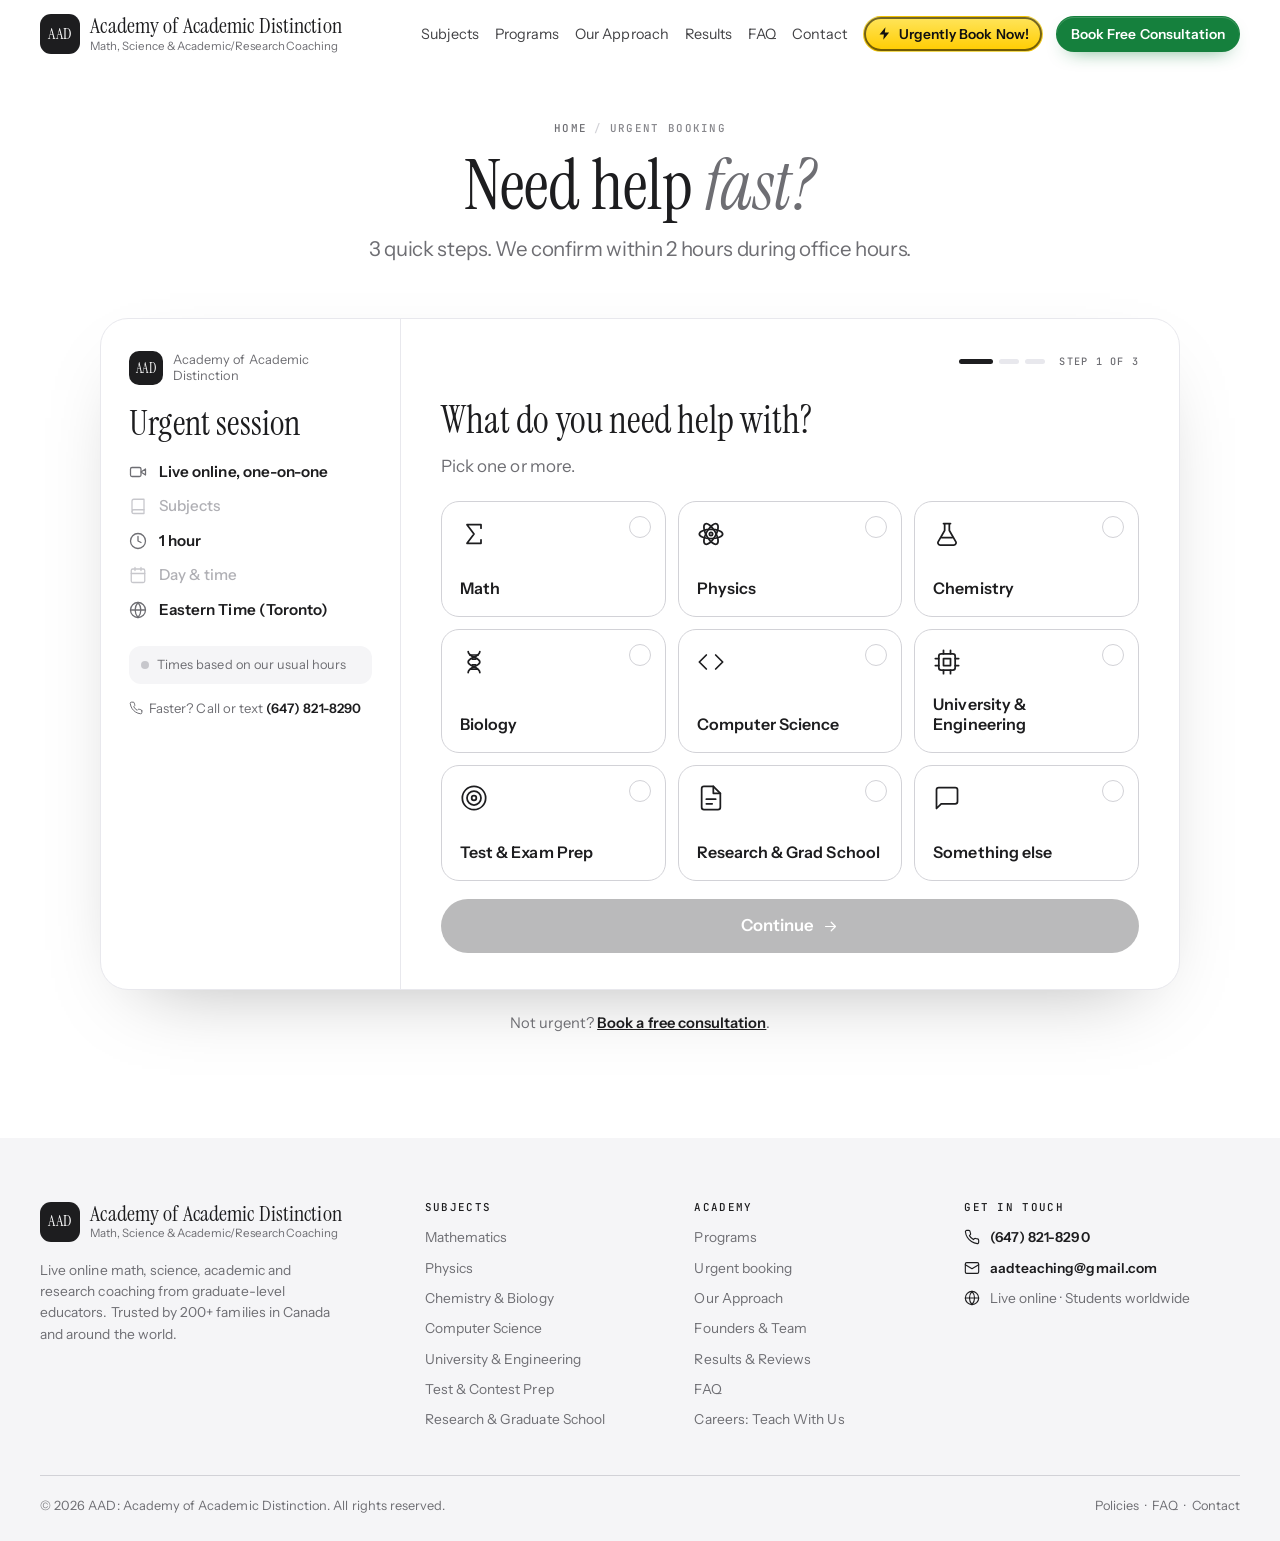
<file: book-now.html>
<!doctype html>
<html lang="en-CA">
<head>
  <meta charset="utf-8">
  <meta name="viewport" content="width=device-width, initial-scale=1, viewport-fit=cover">
  <title>Urgently Book a Session — AAD: Academy of Academic Distinction</title>
  <meta name="description" content="Need help fast? Pick a time in your own time zone and request an urgent live online session. We confirm by email or text.">
  <meta name="theme-color" content="#ffffff">
  <meta property="og:type" content="website">
  <meta property="og:site_name" content="AAD: Academy of Academic Distinction">
  <meta property="og:title" content="Urgently Book a Session — AAD: Academy of Academic Distinction">
  <meta property="og:description" content="Need help fast? Pick a time in your own time zone and request an urgent live online session. We confirm by email or text.">
  <meta name="twitter:card" content="summary">
  <link rel="icon" href="assets/img/favicon.svg" type="image/svg+xml">
  <link rel="preconnect" href="https://fonts.googleapis.com">
  <link rel="preconnect" href="https://fonts.gstatic.com" crossorigin>
  <link rel="stylesheet" href="https://fonts.googleapis.com/css2?family=Instrument+Sans:wght@400..700&amp;family=Instrument+Serif:ital@0;1&amp;family=JetBrains+Mono:wght@400;500&amp;family=Caveat:wght@600&amp;display=swap">
  <link rel="stylesheet" href="assets/css/styles.css">
  <script>document.documentElement.classList.add("js");</script>
  <script src="assets/js/config.js" defer></script>
  <script src="assets/js/main.js" defer></script>
</head>
<body>
<svg width="0" height="0" style="position:absolute" aria-hidden="true">
  <symbol id="i-phone" viewBox="0 0 24 24"><path d="M22 16.92v3a2 2 0 0 1-2.18 2 19.8 19.8 0 0 1-8.63-3.07 19.5 19.5 0 0 1-6-6A19.8 19.8 0 0 1 2.12 4.18 2 2 0 0 1 4.11 2h3a2 2 0 0 1 2 1.72c.13.96.36 1.9.7 2.81a2 2 0 0 1-.45 2.11L8.09 9.91a16 16 0 0 0 6 6l1.27-1.27a2 2 0 0 1 2.11-.45c.91.34 1.85.57 2.81.7A2 2 0 0 1 22 16.92z"/></symbol>
  <symbol id="i-mail" viewBox="0 0 24 24"><rect x="2" y="4" width="20" height="16" rx="2"/><path d="m22 7-10 6L2 7"/></symbol>
  <symbol id="i-pin" viewBox="0 0 24 24"><path d="M20 10c0 6-8 12-8 12s-8-6-8-12a8 8 0 0 1 16 0Z"/><circle cx="12" cy="10" r="3"/></symbol>
  <symbol id="i-clock" viewBox="0 0 24 24"><circle cx="12" cy="12" r="10"/><path d="M12 6v6l4 2"/></symbol>
  <symbol id="i-check" viewBox="0 0 24 24"><path d="M20 6 9 17l-5-5"/></symbol>
  <symbol id="i-arrow" viewBox="0 0 24 24"><path d="M5 12h14M13 6l6 6-6 6"/></symbol>
  <symbol id="i-star" viewBox="0 0 24 24"><path d="M12 2l3.09 6.26L22 9.27l-5 4.87 1.18 6.88L12 17.77l-6.18 3.25L7 14.14 2 9.27l6.91-1.01L12 2z" fill="currentColor" stroke="none"/></symbol>
  <symbol id="i-menu" viewBox="0 0 24 24"><path d="M4 7h16M4 12h16M4 17h16"/></symbol>
  <symbol id="i-x" viewBox="0 0 24 24"><path d="M18 6 6 18M6 6l12 12"/></symbol>
  <symbol id="i-sigma" viewBox="0 0 24 24"><path d="M18 7V4H6l6 8-6 8h12v-3"/></symbol>
  <symbol id="i-atom" viewBox="0 0 24 24"><circle cx="12" cy="12" r="1.4"/><ellipse cx="12" cy="12" rx="10" ry="4"/><ellipse cx="12" cy="12" rx="10" ry="4" transform="rotate(60 12 12)"/><ellipse cx="12" cy="12" rx="10" ry="4" transform="rotate(120 12 12)"/></symbol>
  <symbol id="i-flask" viewBox="0 0 24 24"><path d="M9 3h6M10 3v6L4.5 18.5A2 2 0 0 0 6.2 21.5h11.6a2 2 0 0 0 1.7-3L14 9V3"/><path d="M7.5 15h9"/></symbol>
  <symbol id="i-code" viewBox="0 0 24 24"><path d="m16 18 6-6-6-6M8 6l-6 6 6 6"/></symbol>
  <symbol id="i-cpu" viewBox="0 0 24 24"><rect x="5" y="5" width="14" height="14" rx="2"/><rect x="9" y="9" width="6" height="6"/><path d="M9 2v3M15 2v3M9 19v3M15 19v3M2 9h3M2 15h3M19 9h3M19 15h3"/></symbol>
  <symbol id="i-target" viewBox="0 0 24 24"><circle cx="12" cy="12" r="10"/><circle cx="12" cy="12" r="6"/><circle cx="12" cy="12" r="2"/></symbol>
  <symbol id="i-compass" viewBox="0 0 24 24"><circle cx="12" cy="12" r="10"/><path d="m16.24 7.76-2.12 6.36-6.36 2.12 2.12-6.36 6.36-2.12z"/></symbol>
  <symbol id="i-cap" viewBox="0 0 24 24"><path d="M22 10 12 5 2 10l10 5 10-5Z"/><path d="M6 12v5c3 2 9 2 12 0v-5"/><path d="M22 10v6"/></symbol>
  <symbol id="i-chart" viewBox="0 0 24 24"><path d="M3 3v18h18"/><path d="m7 15 4-4 3 3 5-6"/></symbol>
  <symbol id="i-users" viewBox="0 0 24 24"><path d="M16 21v-2a4 4 0 0 0-4-4H6a4 4 0 0 0-4 4v2"/><circle cx="9" cy="7" r="4"/><path d="M22 21v-2a4 4 0 0 0-3-3.87M16 3.13a4 4 0 0 1 0 7.75"/></symbol>
  <symbol id="i-shield" viewBox="0 0 24 24"><path d="M12 22s8-4 8-10V5l-8-3-8 3v7c0 6 8 10 8 10z"/><path d="m9 12 2 2 4-4"/></symbol>
  <symbol id="i-globe" viewBox="0 0 24 24"><circle cx="12" cy="12" r="10"/><path d="M2 12h20M12 2a15 15 0 0 1 0 20M12 2a15 15 0 0 0 0 20"/></symbol>
  <symbol id="i-monitor" viewBox="0 0 24 24"><rect x="2" y="3" width="20" height="14" rx="2"/><path d="M8 21h8M12 17v4"/></symbol>
  <symbol id="i-home" viewBox="0 0 24 24"><path d="m3 10 9-7 9 7v10a1 1 0 0 1-1 1h-5v-6H9v6H4a1 1 0 0 1-1-1z"/></symbol>
  <symbol id="i-bulb" viewBox="0 0 24 24"><path d="M9 18h6M10 22h4M12 2a7 7 0 0 0-4 12.74V17h8v-2.26A7 7 0 0 0 12 2z"/></symbol>
  <symbol id="i-clipboard" viewBox="0 0 24 24"><rect x="5" y="4" width="14" height="18" rx="2"/><path d="M9 2h6v4H9zM9 12h6M9 16h4"/></symbol>
  <symbol id="i-message" viewBox="0 0 24 24"><path d="M21 15a2 2 0 0 1-2 2H7l-4 4V5a2 2 0 0 1 2-2h14a2 2 0 0 1 2 2z"/></symbol>
  <symbol id="i-calendar" viewBox="0 0 24 24"><rect x="3" y="4" width="18" height="18" rx="2"/><path d="M16 2v4M8 2v4M3 10h18"/></symbol>
  <symbol id="i-search" viewBox="0 0 24 24"><circle cx="11" cy="11" r="7"/><path d="m21 21-4.3-4.3"/></symbol>
  <symbol id="i-lock" viewBox="0 0 24 24"><rect x="4" y="11" width="16" height="10" rx="2"/><path d="M8 11V7a4 4 0 0 1 8 0v4"/></symbol>
  <symbol id="i-book" viewBox="0 0 24 24"><path d="M4 19.5A2.5 2.5 0 0 1 6.5 17H20V3H6.5A2.5 2.5 0 0 0 4 5.5z"/><path d="M4 19.5A2.5 2.5 0 0 0 6.5 22H20v-5"/></symbol>
  <symbol id="i-award" viewBox="0 0 24 24"><circle cx="12" cy="8" r="6"/><path d="M8.2 13.2 7 22l5-3 5 3-1.2-8.8"/></symbol>
  <symbol id="i-refresh" viewBox="0 0 24 24"><path d="M21 12a9 9 0 0 1-15.5 6.2L3 16M3 12a9 9 0 0 1 15.5-6.2L21 8"/><path d="M21 3v5h-5M3 21v-5h5"/></symbol>
  <symbol id="i-info" viewBox="0 0 24 24"><circle cx="12" cy="12" r="10"/><path d="M12 16v-4M12 8h.01"/></symbol>
  <symbol id="i-pen" viewBox="0 0 24 24"><path d="M12 20h9"/><path d="M16.5 3.5a2.1 2.1 0 0 1 3 3L7 19l-4 1 1-4z"/></symbol>
  <symbol id="i-heart" viewBox="0 0 24 24"><path d="M19 14c1.5-1.5 3-3.4 3-5.5A5.5 5.5 0 0 0 16.5 3c-1.8 0-3 .5-4.5 2-1.5-1.5-2.7-2-4.5-2A5.5 5.5 0 0 0 2 8.5c0 2.3 1.5 4 3 5.5l7 7z"/></symbol>
  <symbol id="i-mic" viewBox="0 0 24 24"><rect x="9" y="2" width="6" height="12" rx="3"/><path d="M5 10a7 7 0 0 0 14 0M12 17v5M8 22h8"/></symbol>
  <symbol id="i-video" viewBox="0 0 24 24"><rect x="2" y="6" width="14" height="12" rx="2"/><path d="m22 8-6 4 6 4z"/></symbol>
  <symbol id="i-sun" viewBox="0 0 24 24"><circle cx="12" cy="12" r="4"/><path d="M12 2v2M12 20v2M4.9 4.9l1.4 1.4M17.7 17.7l1.4 1.4M2 12h2M20 12h2M4.9 19.1l1.4-1.4M17.7 6.3l1.4-1.4"/></symbol>
  <symbol id="i-moon" viewBox="0 0 24 24"><path d="M21 12.8A9 9 0 1 1 11.2 3a7 7 0 0 0 9.8 9.8z"/></symbol>
  <symbol id="i-instagram" viewBox="0 0 24 24"><rect x="2" y="2" width="20" height="20" rx="5"/><circle cx="12" cy="12" r="4"/><circle cx="17.5" cy="6.5" r="1" fill="currentColor" stroke="none"/></symbol>
  <symbol id="i-linkedin" viewBox="0 0 24 24"><path d="M16 8a6 6 0 0 1 6 6v7h-4v-7a2 2 0 0 0-4 0v7h-4v-7a6 6 0 0 1 6-6zM2 9h4v12H2z"/><circle cx="4" cy="4" r="2"/></symbol>
  <symbol id="i-youtube" viewBox="0 0 24 24"><path d="M22.5 6.4a2.8 2.8 0 0 0-2-2C18.8 4 12 4 12 4s-6.8 0-8.5.4a2.8 2.8 0 0 0-2 2A29 29 0 0 0 1 12a29 29 0 0 0 .5 5.6 2.8 2.8 0 0 0 2 2c1.7.4 8.5.4 8.5.4s6.8 0 8.5-.4a2.8 2.8 0 0 0 2-2A29 29 0 0 0 23 12a29 29 0 0 0-.5-5.6z"/><path d="m10 15 5-3-5-3z"/></symbol>
  <symbol id="i-facebook" viewBox="0 0 24 24"><path d="M18 2h-3a5 5 0 0 0-5 5v3H7v4h3v8h4v-8h3l1-4h-4V7a1 1 0 0 1 1-1h3z"/></symbol>
  <symbol id="i-pause" viewBox="0 0 24 24"><path d="M9 5v14M15 5v14"/></symbol>
  <symbol id="i-play" viewBox="0 0 24 24"><path d="M8 5v14l11-7z" fill="currentColor" stroke="none"/></symbol>
  <symbol id="i-doc" viewBox="0 0 24 24"><path d="M14 2H6a2 2 0 0 0-2 2v16a2 2 0 0 0 2 2h12a2 2 0 0 0 2-2V8z"/><path d="M14 2v6h6M8 13h8M8 17h5"/></symbol>
  <symbol id="i-send" viewBox="0 0 24 24"><path d="M22 2 11 13M22 2l-7 20-4-9-9-4z"/></symbol>
  <symbol id="i-steth" viewBox="0 0 24 24"><path d="M5 3v6a5 5 0 0 0 10 0V3"/><path d="M10 14v2a5 5 0 0 0 10 0v-3"/><circle cx="20" cy="11" r="2"/></symbol>
  <symbol id="i-trophy" viewBox="0 0 24 24"><path d="M8 21h8M12 17v4M7 4h10v5a5 5 0 0 1-10 0z"/><path d="M17 5h3v2a3 3 0 0 1-3 3M7 5H4v2a3 3 0 0 0 3 3"/></symbol>
  <symbol id="i-dna" viewBox="0 0 24 24"><path d="M7 3c0 5 10 5 10 9s-10 4-10 9M17 3c0 5-10 5-10 9s10 4 10 9"/><path d="M8.5 6h7M9 18h6M10.5 9.5h3M10.5 14.5h3"/></symbol>
  <symbol id="i-bolt" viewBox="0 0 24 24"><path d="M13.5 2 4 13.5h7L10 22l9.5-11.5h-7z" fill="currentColor" stroke="none"/></symbol>
  <symbol id="i-flame" viewBox="0 0 24 24"><path d="M12 2c1 4 6 6 6 12a6 6 0 0 1-12 0c0-3 2-5 3-6 0 2 1 3 2 3 0-3-1-6 1-9z"/></symbol>
</svg>
<a class="skip-link" href="#main">Skip to content</a>

<header class="site-header">
  <div class="container header-inner">
      <a class="brand" href="index.html" aria-label="AAD: Academy of Academic Distinction — home">
        <span class="brand-mark" aria-hidden="true">AAD</span>
        <span class="brand-text"><span class="brand-name">Academy of Academic Distinction</span><span class="brand-sub">Math, Science &amp; Academic/Research Coaching</span></span>
      </a>
    <div class="header-btns">
      <a class="btn btn-urgent btn-sm" href="book-now.html" aria-current="page"><svg class="i i-bolt" aria-hidden="true"><use href="#i-bolt"/></svg><span>Book Now!</span></a>
      <a class="btn btn-sm btn-cta" href="book.html"><span>Free Consultation</span></a>
    </div>
    <nav class="nav" id="site-nav" aria-label="Main">
      <ul class="nav-list">
          <li><a href="subjects.html">Subjects</a></li>
          <li><a href="programs.html">Programs</a></li>
          <li><a href="approach.html">Our Approach</a></li>
          <li><a href="results.html">Results</a></li>
          <li><a href="faq.html">FAQ</a></li>
          <li><a href="contact.html">Contact</a></li>
      </ul>
      <a class="btn btn-urgent btn-sm nav-urgent" href="book-now.html" aria-current="page"><svg class="i i-bolt" aria-hidden="true"><use href="#i-bolt"/></svg><span><span class="lbl-x">Urgently </span>Book Now!</span></a>
      <a class="btn btn-sm nav-cta btn-cta" href="book.html"><span><span class="lbl-x">Book </span>Free Consultation</span></a>
    </nav>
    <button class="nav-toggle" type="button" aria-controls="site-nav" aria-expanded="false" aria-label="Open menu">
      <svg class="i i-open" aria-hidden="true"><use href="#i-menu"/></svg><svg class="i i-close" aria-hidden="true"><use href="#i-x"/></svg>
    </button>
  </div>
  <div class="scroll-progress" aria-hidden="true"><span></span></div>
</header>

<main id="main">
<section class="wz-hero">
  <div class="container">
    <ol class="breadcrumb"><li><a href="index.html">Home</a></li><li>Urgent booking</li></ol>
    <h1>Need help <em>fast?</em></h1>
    <p class="lead">3 quick steps. We confirm <span data-config="urgent.replyPromise">within 2 hours during office hours</span>.</p>
  </div>
</section>

<section class="wz-section">
  <div class="container">
    <noscript><p class="spots-note">This booking page needs JavaScript. Please call or text <a href="tel:+16478218290">(647) 821-8290</a> instead.</p></noscript>

    <form class="wz" data-form="urgent" data-urgent data-subject="URGENT session request" action="#" method="post">
      <div class="hp-field" aria-hidden="true"><label>Leave this field empty <input type="text" name="_gotcha" tabindex="-1" autocomplete="off"></label></div>
      <input type="hidden" name="Request type" value="URGENT session request">
      <input type="hidden" name="Subject area" value="">
      <input type="hidden" name="Duration" value="">
      <input type="hidden" name="Requested time (your time zone)" value="">
      <input type="hidden" name="Requested time (student's time)" value="">
      <input type="hidden" name="Student time zone" value="">
      <input type="hidden" name="Availability check" value="">

      <!-- Left: what they've chosen so far -->
      <aside class="wz-side" aria-label="Your booking so far">
        <div class="wz-brand">
          <span class="brand-mark" aria-hidden="true">AAD</span>
          <span class="wz-org">Academy of Academic Distinction</span>
        </div>
        <h2 class="wz-title">Urgent session</h2>
        <ul class="wz-facts">
          <li data-fact="mode"><svg class="i i-video" aria-hidden="true"><use href="#i-video"/></svg><span>Live online, one-on-one</span></li>
          <li data-fact="subject" class="is-empty"><svg class="i i-book" aria-hidden="true"><use href="#i-book"/></svg><span>Subject</span></li>
          <li data-fact="duration"><svg class="i i-clock" aria-hidden="true"><use href="#i-clock"/></svg><span>1 hour</span></li>
          <li data-fact="when" class="is-empty"><svg class="i i-calendar" aria-hidden="true"><use href="#i-calendar"/></svg><span>Day &amp; time</span></li>
          <li data-fact="tz"><svg class="i i-globe" aria-hidden="true"><use href="#i-globe"/></svg><span>Eastern Time (Toronto)</span></li>
        </ul>
        <p class="wz-status" data-cal-status><span class="wz-status-dot"></span><span data-cal-text>Times based on our usual hours</span></p>
        <p class="wz-help" data-show-if="phone"><svg class="i i-phone" aria-hidden="true"><use href="#i-phone"/></svg> Faster? Call or text <a href="tel:+16478218290" data-config-href="phone" data-config="phone">(647) 821-8290</a></p>
      </aside>

      <!-- Right: one step at a time -->
      <div class="wz-main">
        <div class="wz-top">
          <button class="wz-back" type="button" data-back hidden><svg class="i i-arrow wz-back-i" aria-hidden="true"><use href="#i-arrow"/></svg> Back</button>
          <ol class="wz-dots" aria-hidden="true"><li></li><li></li><li></li></ol>
          <span class="wz-count" data-step-count>Step 1 of 3</span>
        </div>

        <!-- 1. Subject -->
        <section class="wz-step" data-step="1">
          <h2 tabindex="-1">What do you need help with?</h2>
          <p class="wz-sub">Pick one or more.</p>
          <div class="wz-tiles" role="group" aria-label="Subjects (pick one or more)">
            <button type="button" class="wz-tile" data-subject="Mathematics"><svg class="i i-sigma" aria-hidden="true"><use href="#i-sigma"/></svg><span>Math</span></button>
            <button type="button" class="wz-tile" data-subject="Physics"><svg class="i i-atom" aria-hidden="true"><use href="#i-atom"/></svg><span>Physics</span></button>
            <button type="button" class="wz-tile" data-subject="Chemistry"><svg class="i i-flask" aria-hidden="true"><use href="#i-flask"/></svg><span>Chemistry</span></button>
            <button type="button" class="wz-tile" data-subject="Biology"><svg class="i i-dna" aria-hidden="true"><use href="#i-dna"/></svg><span>Biology</span></button>
            <button type="button" class="wz-tile" data-subject="Computer Science"><svg class="i i-code" aria-hidden="true"><use href="#i-code"/></svg><span>Computer Science</span></button>
            <button type="button" class="wz-tile" data-subject="University / Engineering"><svg class="i i-cpu" aria-hidden="true"><use href="#i-cpu"/></svg><span>University &amp; Engineering</span></button>
            <button type="button" class="wz-tile" data-subject="Test &amp; Exam Prep"><svg class="i i-target" aria-hidden="true"><use href="#i-target"/></svg><span>Test &amp; Exam Prep</span></button>
            <button type="button" class="wz-tile" data-subject="Research &amp; Graduate School"><svg class="i i-doc" aria-hidden="true"><use href="#i-doc"/></svg><span>Research &amp; Grad School</span></button>
            <button type="button" class="wz-tile" data-subject="Something else"><svg class="i i-message" aria-hidden="true"><use href="#i-message"/></svg><span>Something else</span></button>
          </div>
          <button type="button" class="btn btn-primary btn-lg btn-block wz-continue" data-continue disabled>Continue <svg class="i i-arrow" aria-hidden="true"><use href="#i-arrow"/></svg></button>
        </section>

        <!-- 2. Length, day & time -->
        <section class="wz-step" data-step="2" hidden>
          <h2 tabindex="-1">Pick a time</h2>
          <div class="wz-lens">
            <span class="wz-label"><svg class="i i-clock" aria-hidden="true"><use href="#i-clock"/></svg> Length</span>
            <div class="wz-lens-list" role="group" aria-label="Session length" data-durations></div>
          </div>
          <div class="wz-soonest" data-soonest hidden>
            <p class="wz-label"><svg class="i i-bolt" aria-hidden="true"><use href="#i-bolt"/></svg> Soonest</p>
            <div class="wz-soonest-list" data-soonest-list></div>
          </div>
          <div class="wz-picker">
            <div class="cal" data-cal>
              <div class="cal-head">
                <button type="button" class="cal-nav" data-cal-prev aria-label="Previous month"><svg class="i i-arrow cal-prev" aria-hidden="true"><use href="#i-arrow"/></svg></button>
                <p class="cal-month" data-cal-month aria-live="polite"></p>
                <button type="button" class="cal-nav" data-cal-next aria-label="Next month"><svg class="i i-arrow" aria-hidden="true"><use href="#i-arrow"/></svg></button>
              </div>
              <div class="cal-grid" data-cal-grid role="grid" aria-label="Choose a day"></div>
              <div class="wz-tz">
                <svg class="i i-globe" aria-hidden="true"><use href="#i-globe"/></svg>
                <div class="wz-tz-text">
                  <p class="wz-tz-main">Times are in <strong data-owner-zone>Eastern Time (Toronto)</strong></p>
                  <p class="wz-tz-local"><label for="u-tz">Also show my time:</label> <select id="u-tz" data-tz-select></select></p>
                </div>
              </div>
            </div>
            <div class="times">
              <p class="times-day" data-times-day></p>
              <p class="times-legend" data-times-legend hidden></p>
              <div class="times-list" data-times role="group" aria-label="Start times"></div>
              <p class="times-empty" data-times-empty hidden>No times left this day. Pick another day.</p>
            </div>
          </div>
          <div class="wz-loading" data-cal-loading hidden><span class="wz-spinner"></span> Checking live availability…</div>
        </section>

        <!-- 3. Contact -->
        <section class="wz-step" data-step="3" hidden>
          <h2 tabindex="-1">Where should we confirm?</h2>
          <div class="field">
            <label class="label" for="u-reach">Email or cell</label>
            <input class="input input-xl" id="u-reach" data-reach autocomplete="email" placeholder="you@example.com or 647 555 0123">
            <input type="hidden" name="email"><input type="hidden" name="Phone">
            <p class="field-error" role="alert">Please add an email or a cell number so we can confirm.</p>
          </div>
          <div class="field">
            <label class="label" for="u-name">Your name <span class="opt">(optional)</span></label>
            <input class="input" id="u-name" name="Name" autocomplete="name">
          </div>
          <details class="wz-more">
            <summary>Add a note <span class="opt">(optional)</span></summary>
            <div class="field" style="margin-top:14px">
              <label class="label" for="u-level">Grade or level</label>
              <select class="select" id="u-level" name="Grade / level">
                <option value="">Select…</option>
                <option>Grades 3–8</option>
                <option>Grades 9–10</option>
                <option>Grades 11–12</option>
                <option>IB / AP / A-Level</option>
                <option>University</option>
                <option>Master's / PhD</option>
              </select>
            </div>
            <div class="field" style="margin-bottom:0">
              <label class="label" for="u-details">What's coming up?</label>
              <textarea class="textarea" id="u-details" name="Details" placeholder="e.g. Calculus test on Friday"></textarea>
            </div>
          </details>
          <button class="btn btn-urgent btn-lg btn-block wz-send" type="submit"><svg class="i i-bolt" aria-hidden="true"><use href="#i-bolt"/></svg> Send Urgent Request</button>
          <p class="wz-fine">Not booked yet: we'll confirm by email or text.</p>
          <div class="form-error" role="alert">Your request didn't go through. <a href="#" data-mailto-fallback>Send it from your email app instead</a>, or call or text <a href="tel:+16478218290" data-config-href="phone" data-config="phone">(647) 821-8290</a>.</div>
        </section>
      </div>

      <div class="form-success" role="status" aria-live="polite">
        <div class="success-icon"><svg class="i i-check" aria-hidden="true"><use href="#i-check"/></svg></div>
        <h2>Request sent. <em>We're on it.</em></h2>
        <p data-success-when></p>
        <p data-success-sent>We'll confirm by email or text <span data-config="urgent.replyPromise">within 2 hours during office hours</span>.</p>
        <p data-success-mailto hidden>Your email app should have opened with your request filled in. Just press <strong>send</strong>. If nothing opened, call or text <a href="tel:+16478218290" data-config-href="phone" data-config="phone">(647) 821-8290</a>.</p>
        <a class="btn btn-ghost" href="index.html">Back to home</a>
      </div>
    </form>

    <p class="wz-alt">Not urgent? <a href="book.html">Book a free consultation</a>.</p>
  </div>
</section>
</main>

<footer class="site-footer">
  <div class="container">
    <div class="footer-grid">
      <div class="footer-brand">
      <a class="brand" href="index.html" aria-label="AAD: Academy of Academic Distinction — home">
        <span class="brand-mark" aria-hidden="true">AAD</span>
        <span class="brand-text"><span class="brand-name">Academy of Academic Distinction</span><span class="brand-sub">Math, Science &amp; Academic/Research Coaching</span></span>
      </a>
        <p class="footer-blurb">Live online math, science, academic and research coaching from graduate-level educators. Trusted by 200+ families in Canada and around the world.</p>
        <ul class="social" aria-label="Social media">
          <li data-show-if="social.instagram"><a href="#" data-config-href="social.instagram" aria-label="Instagram" target="_blank" rel="noopener"><svg class="i i-instagram" aria-hidden="true"><use href="#i-instagram"/></svg></a></li>
          <li data-show-if="social.linkedin"><a href="#" data-config-href="social.linkedin" aria-label="LinkedIn" target="_blank" rel="noopener"><svg class="i i-linkedin" aria-hidden="true"><use href="#i-linkedin"/></svg></a></li>
          <li data-show-if="social.youtube"><a href="#" data-config-href="social.youtube" aria-label="YouTube" target="_blank" rel="noopener"><svg class="i i-youtube" aria-hidden="true"><use href="#i-youtube"/></svg></a></li>
          <li data-show-if="social.facebook"><a href="#" data-config-href="social.facebook" aria-label="Facebook" target="_blank" rel="noopener"><svg class="i i-facebook" aria-hidden="true"><use href="#i-facebook"/></svg></a></li>
        </ul>
      </div>
      <div class="footer-col">
        <h4>Subjects</h4>
        <ul>
          <li><a href="subjects.html#math">Mathematics</a></li>
          <li><a href="subjects.html#physics">Physics</a></li>
          <li><a href="subjects.html#chemistry-biology">Chemistry &amp; Biology</a></li>
          <li><a href="subjects.html#computer-science">Computer Science</a></li>
          <li><a href="subjects.html#university">University &amp; Engineering</a></li>
          <li><a href="subjects.html#test-prep">Test &amp; Contest Prep</a></li>
          <li><a href="subjects.html#mentorship">Research &amp; Graduate School</a></li>
        </ul>
      </div>
      <div class="footer-col">
        <h4>Academy</h4>
        <ul>
          <li><a href="programs.html">Programs</a></li>
          <li><a href="book-now.html">Urgent booking</a></li>
          <li><a href="approach.html">Our Approach</a></li>
          <li><a href="approach.html#founders">Founders &amp; Team</a></li>
          <li><a href="results.html">Results &amp; Reviews</a></li>
          <li><a href="faq.html">FAQ</a></li>
          <li><a href="contact.html?topic=careers">Careers: Teach With Us</a></li>
        </ul>
      </div>
      <div class="footer-col">
        <h4>Get in touch</h4>
        <ul class="footer-contact">
          <li data-show-if="phone"><svg class="i i-phone" aria-hidden="true"><use href="#i-phone"/></svg><a href="tel:+16478218290" data-config-href="phone" data-config="phone">(647) 821-8290</a></li>
          <li data-show-if="email"><svg class="i i-mail" aria-hidden="true"><use href="#i-mail"/></svg><a href="mailto:aadteaching@gmail.com" data-config-href="email" data-config="email">aadteaching@gmail.com</a></li>
          <li><svg class="i i-globe" aria-hidden="true"><use href="#i-globe"/></svg><span data-config="serviceArea">Live online · Students worldwide</span></li>
        </ul>
      </div>
    </div>
    <div class="footer-bottom">
      <span>&copy; <span data-year>2026</span> AAD: Academy of Academic Distinction. All rights reserved.</span>
      <span><a href="faq.html#policies">Policies</a> &nbsp;·&nbsp; <a href="faq.html">FAQ</a> &nbsp;·&nbsp; <a href="contact.html">Contact</a></span>
    </div>
  </div>
</footer>

<div class="mobile-cta">
  <a class="btn btn-urgent" href="book-now.html" aria-current="page"><svg class="i i-bolt" aria-hidden="true"><use href="#i-bolt"/></svg><span>Book Now!</span></a>
  <a class="btn btn-cta" href="book.html">Free Consultation</a>
</div>
</body>
</html>
</file>
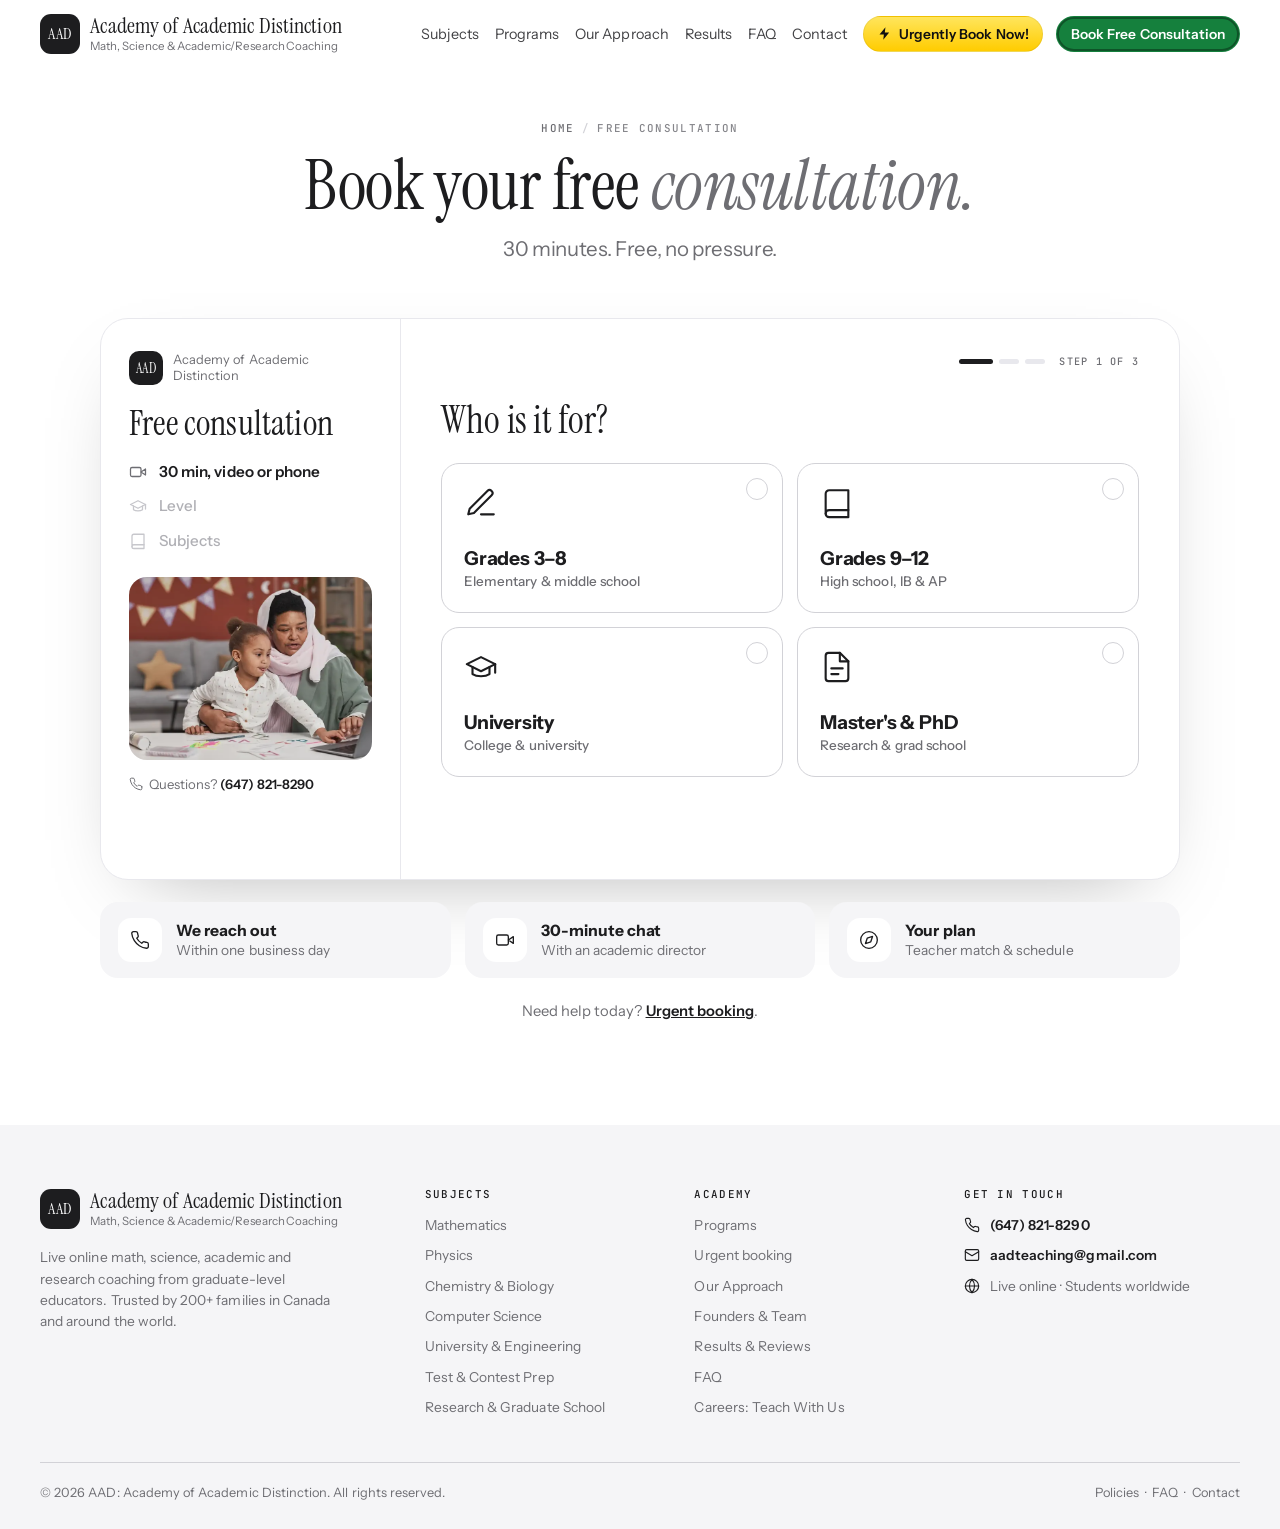
<file: book.html>
<!doctype html>
<html lang="en-CA">
<head>
  <meta charset="utf-8">
  <meta name="viewport" content="width=device-width, initial-scale=1, viewport-fit=cover">
  <title>Book Your Free Consultation — AAD: Academy of Academic Distinction</title>
  <meta name="description" content="Book a free 30-minute consultation with an academic director. No obligation. Spots are limited each term.">
  <meta name="theme-color" content="#ffffff">
  <meta property="og:type" content="website">
  <meta property="og:site_name" content="AAD: Academy of Academic Distinction">
  <meta property="og:title" content="Book Your Free Consultation — AAD: Academy of Academic Distinction">
  <meta property="og:description" content="Book a free 30-minute consultation with an academic director. No obligation. Spots are limited each term.">
  <meta name="twitter:card" content="summary">
  <link rel="icon" href="assets/img/favicon.svg" type="image/svg+xml">
  <link rel="preconnect" href="https://fonts.googleapis.com">
  <link rel="preconnect" href="https://fonts.gstatic.com" crossorigin>
  <link rel="stylesheet" href="https://fonts.googleapis.com/css2?family=Instrument+Sans:wght@400..700&amp;family=Instrument+Serif:ital@0;1&amp;family=JetBrains+Mono:wght@400;500&amp;family=Caveat:wght@600&amp;display=swap">
  <link rel="stylesheet" href="assets/css/styles.css">
  <script>document.documentElement.classList.add("js");</script>
  <script src="assets/js/config.js" defer></script>
  <script src="assets/js/main.js" defer></script>
</head>
<body>
<svg width="0" height="0" style="position:absolute" aria-hidden="true">
  <symbol id="i-phone" viewBox="0 0 24 24"><path d="M22 16.92v3a2 2 0 0 1-2.18 2 19.8 19.8 0 0 1-8.63-3.07 19.5 19.5 0 0 1-6-6A19.8 19.8 0 0 1 2.12 4.18 2 2 0 0 1 4.11 2h3a2 2 0 0 1 2 1.72c.13.96.36 1.9.7 2.81a2 2 0 0 1-.45 2.11L8.09 9.91a16 16 0 0 0 6 6l1.27-1.27a2 2 0 0 1 2.11-.45c.91.34 1.85.57 2.81.7A2 2 0 0 1 22 16.92z"/></symbol>
  <symbol id="i-mail" viewBox="0 0 24 24"><rect x="2" y="4" width="20" height="16" rx="2"/><path d="m22 7-10 6L2 7"/></symbol>
  <symbol id="i-pin" viewBox="0 0 24 24"><path d="M20 10c0 6-8 12-8 12s-8-6-8-12a8 8 0 0 1 16 0Z"/><circle cx="12" cy="10" r="3"/></symbol>
  <symbol id="i-clock" viewBox="0 0 24 24"><circle cx="12" cy="12" r="10"/><path d="M12 6v6l4 2"/></symbol>
  <symbol id="i-check" viewBox="0 0 24 24"><path d="M20 6 9 17l-5-5"/></symbol>
  <symbol id="i-arrow" viewBox="0 0 24 24"><path d="M5 12h14M13 6l6 6-6 6"/></symbol>
  <symbol id="i-star" viewBox="0 0 24 24"><path d="M12 2l3.09 6.26L22 9.27l-5 4.87 1.18 6.88L12 17.77l-6.18 3.25L7 14.14 2 9.27l6.91-1.01L12 2z" fill="currentColor" stroke="none"/></symbol>
  <symbol id="i-menu" viewBox="0 0 24 24"><path d="M4 7h16M4 12h16M4 17h16"/></symbol>
  <symbol id="i-x" viewBox="0 0 24 24"><path d="M18 6 6 18M6 6l12 12"/></symbol>
  <symbol id="i-sigma" viewBox="0 0 24 24"><path d="M18 7V4H6l6 8-6 8h12v-3"/></symbol>
  <symbol id="i-atom" viewBox="0 0 24 24"><circle cx="12" cy="12" r="1.4"/><ellipse cx="12" cy="12" rx="10" ry="4"/><ellipse cx="12" cy="12" rx="10" ry="4" transform="rotate(60 12 12)"/><ellipse cx="12" cy="12" rx="10" ry="4" transform="rotate(120 12 12)"/></symbol>
  <symbol id="i-flask" viewBox="0 0 24 24"><path d="M9 3h6M10 3v6L4.5 18.5A2 2 0 0 0 6.2 21.5h11.6a2 2 0 0 0 1.7-3L14 9V3"/><path d="M7.5 15h9"/></symbol>
  <symbol id="i-code" viewBox="0 0 24 24"><path d="m16 18 6-6-6-6M8 6l-6 6 6 6"/></symbol>
  <symbol id="i-cpu" viewBox="0 0 24 24"><rect x="5" y="5" width="14" height="14" rx="2"/><rect x="9" y="9" width="6" height="6"/><path d="M9 2v3M15 2v3M9 19v3M15 19v3M2 9h3M2 15h3M19 9h3M19 15h3"/></symbol>
  <symbol id="i-target" viewBox="0 0 24 24"><circle cx="12" cy="12" r="10"/><circle cx="12" cy="12" r="6"/><circle cx="12" cy="12" r="2"/></symbol>
  <symbol id="i-compass" viewBox="0 0 24 24"><circle cx="12" cy="12" r="10"/><path d="m16.24 7.76-2.12 6.36-6.36 2.12 2.12-6.36 6.36-2.12z"/></symbol>
  <symbol id="i-cap" viewBox="0 0 24 24"><path d="M22 10 12 5 2 10l10 5 10-5Z"/><path d="M6 12v5c3 2 9 2 12 0v-5"/><path d="M22 10v6"/></symbol>
  <symbol id="i-chart" viewBox="0 0 24 24"><path d="M3 3v18h18"/><path d="m7 15 4-4 3 3 5-6"/></symbol>
  <symbol id="i-users" viewBox="0 0 24 24"><path d="M16 21v-2a4 4 0 0 0-4-4H6a4 4 0 0 0-4 4v2"/><circle cx="9" cy="7" r="4"/><path d="M22 21v-2a4 4 0 0 0-3-3.87M16 3.13a4 4 0 0 1 0 7.75"/></symbol>
  <symbol id="i-shield" viewBox="0 0 24 24"><path d="M12 22s8-4 8-10V5l-8-3-8 3v7c0 6 8 10 8 10z"/><path d="m9 12 2 2 4-4"/></symbol>
  <symbol id="i-globe" viewBox="0 0 24 24"><circle cx="12" cy="12" r="10"/><path d="M2 12h20M12 2a15 15 0 0 1 0 20M12 2a15 15 0 0 0 0 20"/></symbol>
  <symbol id="i-monitor" viewBox="0 0 24 24"><rect x="2" y="3" width="20" height="14" rx="2"/><path d="M8 21h8M12 17v4"/></symbol>
  <symbol id="i-home" viewBox="0 0 24 24"><path d="m3 10 9-7 9 7v10a1 1 0 0 1-1 1h-5v-6H9v6H4a1 1 0 0 1-1-1z"/></symbol>
  <symbol id="i-bulb" viewBox="0 0 24 24"><path d="M9 18h6M10 22h4M12 2a7 7 0 0 0-4 12.74V17h8v-2.26A7 7 0 0 0 12 2z"/></symbol>
  <symbol id="i-clipboard" viewBox="0 0 24 24"><rect x="5" y="4" width="14" height="18" rx="2"/><path d="M9 2h6v4H9zM9 12h6M9 16h4"/></symbol>
  <symbol id="i-message" viewBox="0 0 24 24"><path d="M21 15a2 2 0 0 1-2 2H7l-4 4V5a2 2 0 0 1 2-2h14a2 2 0 0 1 2 2z"/></symbol>
  <symbol id="i-calendar" viewBox="0 0 24 24"><rect x="3" y="4" width="18" height="18" rx="2"/><path d="M16 2v4M8 2v4M3 10h18"/></symbol>
  <symbol id="i-search" viewBox="0 0 24 24"><circle cx="11" cy="11" r="7"/><path d="m21 21-4.3-4.3"/></symbol>
  <symbol id="i-lock" viewBox="0 0 24 24"><rect x="4" y="11" width="16" height="10" rx="2"/><path d="M8 11V7a4 4 0 0 1 8 0v4"/></symbol>
  <symbol id="i-book" viewBox="0 0 24 24"><path d="M4 19.5A2.5 2.5 0 0 1 6.5 17H20V3H6.5A2.5 2.5 0 0 0 4 5.5z"/><path d="M4 19.5A2.5 2.5 0 0 0 6.5 22H20v-5"/></symbol>
  <symbol id="i-award" viewBox="0 0 24 24"><circle cx="12" cy="8" r="6"/><path d="M8.2 13.2 7 22l5-3 5 3-1.2-8.8"/></symbol>
  <symbol id="i-refresh" viewBox="0 0 24 24"><path d="M21 12a9 9 0 0 1-15.5 6.2L3 16M3 12a9 9 0 0 1 15.5-6.2L21 8"/><path d="M21 3v5h-5M3 21v-5h5"/></symbol>
  <symbol id="i-info" viewBox="0 0 24 24"><circle cx="12" cy="12" r="10"/><path d="M12 16v-4M12 8h.01"/></symbol>
  <symbol id="i-pen" viewBox="0 0 24 24"><path d="M12 20h9"/><path d="M16.5 3.5a2.1 2.1 0 0 1 3 3L7 19l-4 1 1-4z"/></symbol>
  <symbol id="i-heart" viewBox="0 0 24 24"><path d="M19 14c1.5-1.5 3-3.4 3-5.5A5.5 5.5 0 0 0 16.5 3c-1.8 0-3 .5-4.5 2-1.5-1.5-2.7-2-4.5-2A5.5 5.5 0 0 0 2 8.5c0 2.3 1.5 4 3 5.5l7 7z"/></symbol>
  <symbol id="i-mic" viewBox="0 0 24 24"><rect x="9" y="2" width="6" height="12" rx="3"/><path d="M5 10a7 7 0 0 0 14 0M12 17v5M8 22h8"/></symbol>
  <symbol id="i-video" viewBox="0 0 24 24"><rect x="2" y="6" width="14" height="12" rx="2"/><path d="m22 8-6 4 6 4z"/></symbol>
  <symbol id="i-sun" viewBox="0 0 24 24"><circle cx="12" cy="12" r="4"/><path d="M12 2v2M12 20v2M4.9 4.9l1.4 1.4M17.7 17.7l1.4 1.4M2 12h2M20 12h2M4.9 19.1l1.4-1.4M17.7 6.3l1.4-1.4"/></symbol>
  <symbol id="i-moon" viewBox="0 0 24 24"><path d="M21 12.8A9 9 0 1 1 11.2 3a7 7 0 0 0 9.8 9.8z"/></symbol>
  <symbol id="i-instagram" viewBox="0 0 24 24"><rect x="2" y="2" width="20" height="20" rx="5"/><circle cx="12" cy="12" r="4"/><circle cx="17.5" cy="6.5" r="1" fill="currentColor" stroke="none"/></symbol>
  <symbol id="i-linkedin" viewBox="0 0 24 24"><path d="M16 8a6 6 0 0 1 6 6v7h-4v-7a2 2 0 0 0-4 0v7h-4v-7a6 6 0 0 1 6-6zM2 9h4v12H2z"/><circle cx="4" cy="4" r="2"/></symbol>
  <symbol id="i-youtube" viewBox="0 0 24 24"><path d="M22.5 6.4a2.8 2.8 0 0 0-2-2C18.8 4 12 4 12 4s-6.8 0-8.5.4a2.8 2.8 0 0 0-2 2A29 29 0 0 0 1 12a29 29 0 0 0 .5 5.6 2.8 2.8 0 0 0 2 2c1.7.4 8.5.4 8.5.4s6.8 0 8.5-.4a2.8 2.8 0 0 0 2-2A29 29 0 0 0 23 12a29 29 0 0 0-.5-5.6z"/><path d="m10 15 5-3-5-3z"/></symbol>
  <symbol id="i-facebook" viewBox="0 0 24 24"><path d="M18 2h-3a5 5 0 0 0-5 5v3H7v4h3v8h4v-8h3l1-4h-4V7a1 1 0 0 1 1-1h3z"/></symbol>
  <symbol id="i-pause" viewBox="0 0 24 24"><path d="M9 5v14M15 5v14"/></symbol>
  <symbol id="i-play" viewBox="0 0 24 24"><path d="M8 5v14l11-7z" fill="currentColor" stroke="none"/></symbol>
  <symbol id="i-doc" viewBox="0 0 24 24"><path d="M14 2H6a2 2 0 0 0-2 2v16a2 2 0 0 0 2 2h12a2 2 0 0 0 2-2V8z"/><path d="M14 2v6h6M8 13h8M8 17h5"/></symbol>
  <symbol id="i-send" viewBox="0 0 24 24"><path d="M22 2 11 13M22 2l-7 20-4-9-9-4z"/></symbol>
  <symbol id="i-steth" viewBox="0 0 24 24"><path d="M5 3v6a5 5 0 0 0 10 0V3"/><path d="M10 14v2a5 5 0 0 0 10 0v-3"/><circle cx="20" cy="11" r="2"/></symbol>
  <symbol id="i-trophy" viewBox="0 0 24 24"><path d="M8 21h8M12 17v4M7 4h10v5a5 5 0 0 1-10 0z"/><path d="M17 5h3v2a3 3 0 0 1-3 3M7 5H4v2a3 3 0 0 0 3 3"/></symbol>
  <symbol id="i-dna" viewBox="0 0 24 24"><path d="M7 3c0 5 10 5 10 9s-10 4-10 9M17 3c0 5-10 5-10 9s10 4 10 9"/><path d="M8.5 6h7M9 18h6M10.5 9.5h3M10.5 14.5h3"/></symbol>
  <symbol id="i-bolt" viewBox="0 0 24 24"><path d="M13.5 2 4 13.5h7L10 22l9.5-11.5h-7z" fill="currentColor" stroke="none"/></symbol>
  <symbol id="i-flame" viewBox="0 0 24 24"><path d="M12 2c1 4 6 6 6 12a6 6 0 0 1-12 0c0-3 2-5 3-6 0 2 1 3 2 3 0-3-1-6 1-9z"/></symbol>
</svg>
<a class="skip-link" href="#main">Skip to content</a>

<header class="site-header">
  <div class="container header-inner">
      <a class="brand" href="index.html" aria-label="AAD: Academy of Academic Distinction — home">
        <span class="brand-mark" aria-hidden="true">AAD</span>
        <span class="brand-text"><span class="brand-name">Academy of Academic Distinction</span><span class="brand-sub">Math, Science &amp; Academic/Research Coaching</span></span>
      </a>
    <div class="header-btns">
      <a class="btn btn-urgent btn-sm" href="book-now.html"><svg class="i i-bolt" aria-hidden="true"><use href="#i-bolt"/></svg><span>Book Now!</span></a>
      <a class="btn btn-sm btn-cta" href="book.html" aria-current="page"><span>Free Consultation</span></a>
    </div>
    <nav class="nav" id="site-nav" aria-label="Main">
      <ul class="nav-list">
          <li><a href="subjects.html">Subjects</a></li>
          <li><a href="programs.html">Programs</a></li>
          <li><a href="approach.html">Our Approach</a></li>
          <li><a href="results.html">Results</a></li>
          <li><a href="faq.html">FAQ</a></li>
          <li><a href="contact.html">Contact</a></li>
      </ul>
      <a class="btn btn-urgent btn-sm nav-urgent" href="book-now.html"><svg class="i i-bolt" aria-hidden="true"><use href="#i-bolt"/></svg><span><span class="lbl-x">Urgently </span>Book Now!</span></a>
      <a class="btn btn-sm nav-cta btn-cta" href="book.html" aria-current="page"><span><span class="lbl-x">Book </span>Free Consultation</span></a>
    </nav>
    <button class="nav-toggle" type="button" aria-controls="site-nav" aria-expanded="false" aria-label="Open menu">
      <svg class="i i-open" aria-hidden="true"><use href="#i-menu"/></svg><svg class="i i-close" aria-hidden="true"><use href="#i-x"/></svg>
    </button>
  </div>
  <div class="scroll-progress" aria-hidden="true"><span></span></div>
</header>

<main id="main">
<section class="wz-hero">
  <div class="container">
    <ol class="breadcrumb"><li><a href="index.html">Home</a></li><li>Free consultation</li></ol>
    <h1>Book your free <em>consultation.</em></h1>
    <p class="lead">30 minutes. Free, no pressure.</p>
  </div>
</section>

<section class="wz-section">
  <div class="container">
    <form class="wz" data-form="consultation" data-subject="New consultation request" action="#" method="post">
      <div class="hp-field" aria-hidden="true"><label>Leave this field empty <input type="text" name="_gotcha" tabindex="-1" autocomplete="off"></label></div>
      <input type="hidden" name="Program of interest" data-prefill="program" value="">
      <input type="hidden" name="Time zone" data-autofill="timezone" value="">

      <!-- Left: what they've chosen so far -->
      <aside class="wz-side" aria-label="Your consultation so far">
        <div class="wz-brand">
          <span class="brand-mark" aria-hidden="true">AAD</span>
          <span class="wz-org">Academy of Academic Distinction</span>
        </div>
        <h2 class="wz-title">Free consultation</h2>
        <ul class="wz-facts">
          <li data-fact="mode"><svg class="i i-video" aria-hidden="true"><use href="#i-video"/></svg><span>30 min, video or phone</span></li>
          <li data-fact-from="Program of interest" data-hide-empty hidden><svg class="i i-award" aria-hidden="true"><use href="#i-award"/></svg><span></span></li>
          <li data-fact-from="Level" class="is-empty"><svg class="i i-cap" aria-hidden="true"><use href="#i-cap"/></svg><span data-empty="Level">Level</span></li>
          <li data-fact-from="Subjects" class="is-empty"><svg class="i i-book" aria-hidden="true"><use href="#i-book"/></svg><span data-empty="Subjects">Subjects</span></li>
        </ul>
        <figure class="photo wz-photo" data-rotator data-interval="4400" role="img" aria-label="Parents and children smiling at a laptop">
          <img class="is-on" src="assets/img/photos/6482133-800.webp" srcset="assets/img/photos/6482133-800.webp 800w" sizes="(max-width: 640px) 50vw, 25vw" alt="" decoding="async" loading="lazy"><img data-src="assets/img/photos/4260315-800.webp" data-srcset="assets/img/photos/4260315-800.webp 800w" sizes="(max-width: 640px) 50vw, 25vw" alt="" decoding="async"><img data-src="assets/img/photos/8260187-800.webp" data-srcset="assets/img/photos/8260187-800.webp 800w" sizes="(max-width: 640px) 50vw, 25vw" alt="" decoding="async" style="object-position:50% 72%"><img data-src="assets/img/photos/4260475-800.webp" data-srcset="assets/img/photos/4260475-800.webp 800w" sizes="(max-width: 640px) 50vw, 25vw" alt="" decoding="async"><img data-src="assets/img/photos/4609043-800.webp" data-srcset="assets/img/photos/4609043-800.webp 800w" sizes="(max-width: 640px) 50vw, 25vw" alt="" decoding="async"><img data-src="assets/img/photos/6255709-800.webp" data-srcset="assets/img/photos/6255709-800.webp 800w" sizes="(max-width: 640px) 50vw, 25vw" alt="" decoding="async" style="object-position:50% 40%">
        </figure>
        <p class="wz-help" data-show-if="phone"><svg class="i i-phone" aria-hidden="true"><use href="#i-phone"/></svg> Questions? <a href="tel:+16478218290" data-config-href="phone" data-config="phone">(647) 821-8290</a></p>
        <p class="wz-help" data-calendly-link hidden><a href="#schedule">Pick a time on our calendar instead</a></p>
      </aside>

      <!-- Right: one step at a time -->
      <div class="wz-main">
        <div class="wz-top">
          <button class="wz-back" type="button" data-step-prev hidden><svg class="i i-arrow wz-back-i" aria-hidden="true"><use href="#i-arrow"/></svg> Back</button>
          <ol class="wz-dots" aria-hidden="true"><li></li><li></li><li></li></ol>
          <span class="wz-count" data-stepper-count>Step 1 of 3</span>
        </div>

        <!-- 1. Level -->
        <section class="form-step wz-step" data-step="1">
          <h2 tabindex="-1" id="cs-level">Who is it for?</h2>
          <div class="wz-tiles wz-tiles--big" role="radiogroup" aria-labelledby="cs-level" data-auto-next>
            <label class="wz-tile wz-pick"><input type="radio" name="Level" value="Grades 3–8" required><svg class="i i-pen" aria-hidden="true"><use href="#i-pen"/></svg><span class="pick-text"><strong>Grades 3–8</strong><small>Elementary &amp; middle school</small></span></label>
            <label class="wz-tile wz-pick"><input type="radio" name="Level" value="Grades 9–12" required><svg class="i i-book" aria-hidden="true"><use href="#i-book"/></svg><span class="pick-text"><strong>Grades 9–12</strong><small>High school, IB &amp; AP</small></span></label>
            <label class="wz-tile wz-pick"><input type="radio" name="Level" value="University" required><svg class="i i-cap" aria-hidden="true"><use href="#i-cap"/></svg><span class="pick-text"><strong>University</strong><small>College &amp; university</small></span></label>
            <label class="wz-tile wz-pick"><input type="radio" name="Level" value="Master's / PhD" required><svg class="i i-doc" aria-hidden="true"><use href="#i-doc"/></svg><span class="pick-text"><strong>Master's &amp; PhD</strong><small>Research &amp; grad school</small></span></label>
          </div>
        </section>

        <!-- 2. Subjects -->
        <section class="form-step wz-step" data-step="2" hidden>
          <h2 tabindex="-1" id="cs-subj">Which subjects?</h2>
          <p class="wz-sub">Pick one or more.</p>
          <div class="wz-tiles" role="group" aria-labelledby="cs-subj" data-require-one>
            <label class="wz-tile wz-pick"><input type="checkbox" name="Subjects" value="Mathematics" data-prefill="subject"><svg class="i i-sigma" aria-hidden="true"><use href="#i-sigma"/></svg><span>Math</span></label>
            <label class="wz-tile wz-pick"><input type="checkbox" name="Subjects" value="Physics" data-prefill="subject"><svg class="i i-atom" aria-hidden="true"><use href="#i-atom"/></svg><span>Physics</span></label>
            <label class="wz-tile wz-pick"><input type="checkbox" name="Subjects" value="Chemistry" data-prefill="subject"><svg class="i i-flask" aria-hidden="true"><use href="#i-flask"/></svg><span>Chemistry</span></label>
            <label class="wz-tile wz-pick"><input type="checkbox" name="Subjects" value="Biology" data-prefill="subject"><svg class="i i-dna" aria-hidden="true"><use href="#i-dna"/></svg><span>Biology</span></label>
            <label class="wz-tile wz-pick"><input type="checkbox" name="Subjects" value="Computer Science" data-prefill="subject"><svg class="i i-code" aria-hidden="true"><use href="#i-code"/></svg><span>Computer Science</span></label>
            <label class="wz-tile wz-pick"><input type="checkbox" name="Subjects" value="University / Engineering" data-prefill="subject"><svg class="i i-cpu" aria-hidden="true"><use href="#i-cpu"/></svg><span>University &amp; Engineering</span></label>
            <label class="wz-tile wz-pick"><input type="checkbox" name="Subjects" value="Test &amp; Contest Prep" data-prefill="subject"><svg class="i i-target" aria-hidden="true"><use href="#i-target"/></svg><span>Test &amp; Contest Prep</span></label>
            <label class="wz-tile wz-pick"><input type="checkbox" name="Subjects" value="Research &amp; Graduate School" data-prefill="subject"><svg class="i i-doc" aria-hidden="true"><use href="#i-doc"/></svg><span>Research &amp; Grad School</span></label>
            <label class="wz-tile wz-pick"><input type="checkbox" name="Subjects" value="Something else" data-prefill="subject"><svg class="i i-message" aria-hidden="true"><use href="#i-message"/></svg><span>Something else</span></label>
          </div>
          <p class="field-error" role="alert">Pick at least one subject.</p>
          <button type="button" class="btn btn-primary btn-lg btn-block wz-continue" data-step-next data-needs-pick="subjects" disabled>Continue <svg class="i i-arrow" aria-hidden="true"><use href="#i-arrow"/></svg></button>
        </section>

        <!-- 3. Contact -->
        <section class="form-step wz-step" data-step="3" hidden>
          <h2 tabindex="-1">How can we reach you?</h2>
          <div class="field">
            <label class="label" for="name">Your name</label>
            <input class="input input-xl" id="name" name="Name" autocomplete="name" required>
          </div>
          <div class="field">
            <label class="label" for="reach">Email or cell</label>
            <input class="input input-xl" id="reach" data-reach autocomplete="email" placeholder="you@example.com or 647 555 0123">
            <input type="hidden" name="email"><input type="hidden" name="Phone">
            <p class="field-error" role="alert">Please add an email or a cell number so we can reach you.</p>
          </div>
          <details class="wz-more">
            <summary>Add a note <span class="opt">(optional)</span></summary>
            <div class="field" style="margin:14px 0 0">
              <label class="label" for="details">Anything we should know?</label>
              <textarea class="textarea" id="details" name="Details" placeholder="Goals, upcoming tests, deadlines…"></textarea>
            </div>
          </details>
          <button class="btn btn-cta btn-lg btn-block wz-send" type="submit">Book My Free Consultation <svg class="i i-arrow" aria-hidden="true"><use href="#i-arrow"/></svg></button>
          <p class="wz-fine"><svg class="i i-lock" aria-hidden="true"><use href="#i-lock"/></svg> We reply within one business day. Never shared.</p>
          <div class="form-error" role="alert">Your request didn't go through. <a href="#" data-mailto-fallback>Send it from your email app instead</a>, or call or text <a href="tel:+16478218290" data-config-href="phone" data-config="phone">(647) 821-8290</a>.</div>
        </section>
      </div>

      <div class="form-success" role="status" aria-live="polite">
        <div class="success-icon"><svg class="i i-check" aria-hidden="true"><use href="#i-check"/></svg></div>
        <h2>Thank you. <em>We've got it.</em></h2>
        <p data-success-sent>We'll be in touch within one business day to set up your consultation.</p>
        <p data-success-mailto hidden>Your email app should have opened with your request filled in. Just press <strong>send</strong>. If nothing opened, call or text <a href="tel:+16478218290" data-config-href="phone" data-config="phone">(647) 821-8290</a>.</p>
        <a class="btn btn-ghost" href="index.html">Back to home</a>
      </div>
    </form>

    <ol class="next-steps" aria-label="What happens next">
      <li class="reveal"><span class="icon-badge icon-badge--soft"><svg class="i i-phone" aria-hidden="true"><use href="#i-phone"/></svg></span><span><strong>We reach out</strong>Within one business day</span></li>
      <li class="reveal reveal-d1"><span class="icon-badge icon-badge--soft"><svg class="i i-video" aria-hidden="true"><use href="#i-video"/></svg></span><span><strong>30-minute chat</strong>With an academic director</span></li>
      <li class="reveal reveal-d2"><span class="icon-badge icon-badge--soft"><svg class="i i-compass" aria-hidden="true"><use href="#i-compass"/></svg></span><span><strong>Your plan</strong>Teacher match &amp; schedule</span></li>
    </ol>

    <p class="wz-alt">Need help today? <a href="book-now.html">Urgent booking</a>.</p>
  </div>
</section>

<!-- Live calendar: appears automatically once calendlyUrl is set in assets/js/config.js -->
<section class="section section--white calendly-wrap" id="schedule" data-calendly>
  <div class="container">
    <div class="section-head center">
      <span class="eyebrow">Schedule instantly</span>
      <h2>Pick a time <em>that suits you.</em></h2>
    </div>
    <iframe class="calendly-frame" title="Book a consultation time" loading="lazy"></iframe>
  </div>
</section>
</main>

<footer class="site-footer">
  <div class="container">
    <div class="footer-grid">
      <div class="footer-brand">
      <a class="brand" href="index.html" aria-label="AAD: Academy of Academic Distinction — home">
        <span class="brand-mark" aria-hidden="true">AAD</span>
        <span class="brand-text"><span class="brand-name">Academy of Academic Distinction</span><span class="brand-sub">Math, Science &amp; Academic/Research Coaching</span></span>
      </a>
        <p class="footer-blurb">Live online math, science, academic and research coaching from graduate-level educators. Trusted by 200+ families in Canada and around the world.</p>
        <ul class="social" aria-label="Social media">
          <li data-show-if="social.instagram"><a href="#" data-config-href="social.instagram" aria-label="Instagram" target="_blank" rel="noopener"><svg class="i i-instagram" aria-hidden="true"><use href="#i-instagram"/></svg></a></li>
          <li data-show-if="social.linkedin"><a href="#" data-config-href="social.linkedin" aria-label="LinkedIn" target="_blank" rel="noopener"><svg class="i i-linkedin" aria-hidden="true"><use href="#i-linkedin"/></svg></a></li>
          <li data-show-if="social.youtube"><a href="#" data-config-href="social.youtube" aria-label="YouTube" target="_blank" rel="noopener"><svg class="i i-youtube" aria-hidden="true"><use href="#i-youtube"/></svg></a></li>
          <li data-show-if="social.facebook"><a href="#" data-config-href="social.facebook" aria-label="Facebook" target="_blank" rel="noopener"><svg class="i i-facebook" aria-hidden="true"><use href="#i-facebook"/></svg></a></li>
        </ul>
      </div>
      <div class="footer-col">
        <h4>Subjects</h4>
        <ul>
          <li><a href="subjects.html#math">Mathematics</a></li>
          <li><a href="subjects.html#physics">Physics</a></li>
          <li><a href="subjects.html#chemistry-biology">Chemistry &amp; Biology</a></li>
          <li><a href="subjects.html#computer-science">Computer Science</a></li>
          <li><a href="subjects.html#university">University &amp; Engineering</a></li>
          <li><a href="subjects.html#test-prep">Test &amp; Contest Prep</a></li>
          <li><a href="subjects.html#mentorship">Research &amp; Graduate School</a></li>
        </ul>
      </div>
      <div class="footer-col">
        <h4>Academy</h4>
        <ul>
          <li><a href="programs.html">Programs</a></li>
          <li><a href="book-now.html">Urgent booking</a></li>
          <li><a href="approach.html">Our Approach</a></li>
          <li><a href="approach.html#founders">Founders &amp; Team</a></li>
          <li><a href="results.html">Results &amp; Reviews</a></li>
          <li><a href="faq.html">FAQ</a></li>
          <li><a href="contact.html?topic=careers">Careers: Teach With Us</a></li>
        </ul>
      </div>
      <div class="footer-col">
        <h4>Get in touch</h4>
        <ul class="footer-contact">
          <li data-show-if="phone"><svg class="i i-phone" aria-hidden="true"><use href="#i-phone"/></svg><a href="tel:+16478218290" data-config-href="phone" data-config="phone">(647) 821-8290</a></li>
          <li data-show-if="email"><svg class="i i-mail" aria-hidden="true"><use href="#i-mail"/></svg><a href="mailto:aadteaching@gmail.com" data-config-href="email" data-config="email">aadteaching@gmail.com</a></li>
          <li><svg class="i i-globe" aria-hidden="true"><use href="#i-globe"/></svg><span data-config="serviceArea">Live online · Students worldwide</span></li>
        </ul>
      </div>
    </div>
    <div class="footer-bottom">
      <span>&copy; <span data-year>2026</span> AAD: Academy of Academic Distinction. All rights reserved.</span>
      <span><a href="faq.html#policies">Policies</a> &nbsp;·&nbsp; <a href="faq.html">FAQ</a> &nbsp;·&nbsp; <a href="contact.html">Contact</a></span>
    </div>
  </div>
</footer>

<div class="mobile-cta">
  <a class="btn btn-urgent" href="book-now.html"><svg class="i i-bolt" aria-hidden="true"><use href="#i-bolt"/></svg><span>Book Now!</span></a>
  <a class="btn btn-cta" href="book.html" aria-current="page">Free Consultation</a>
</div>
</body>
</html>
</file>
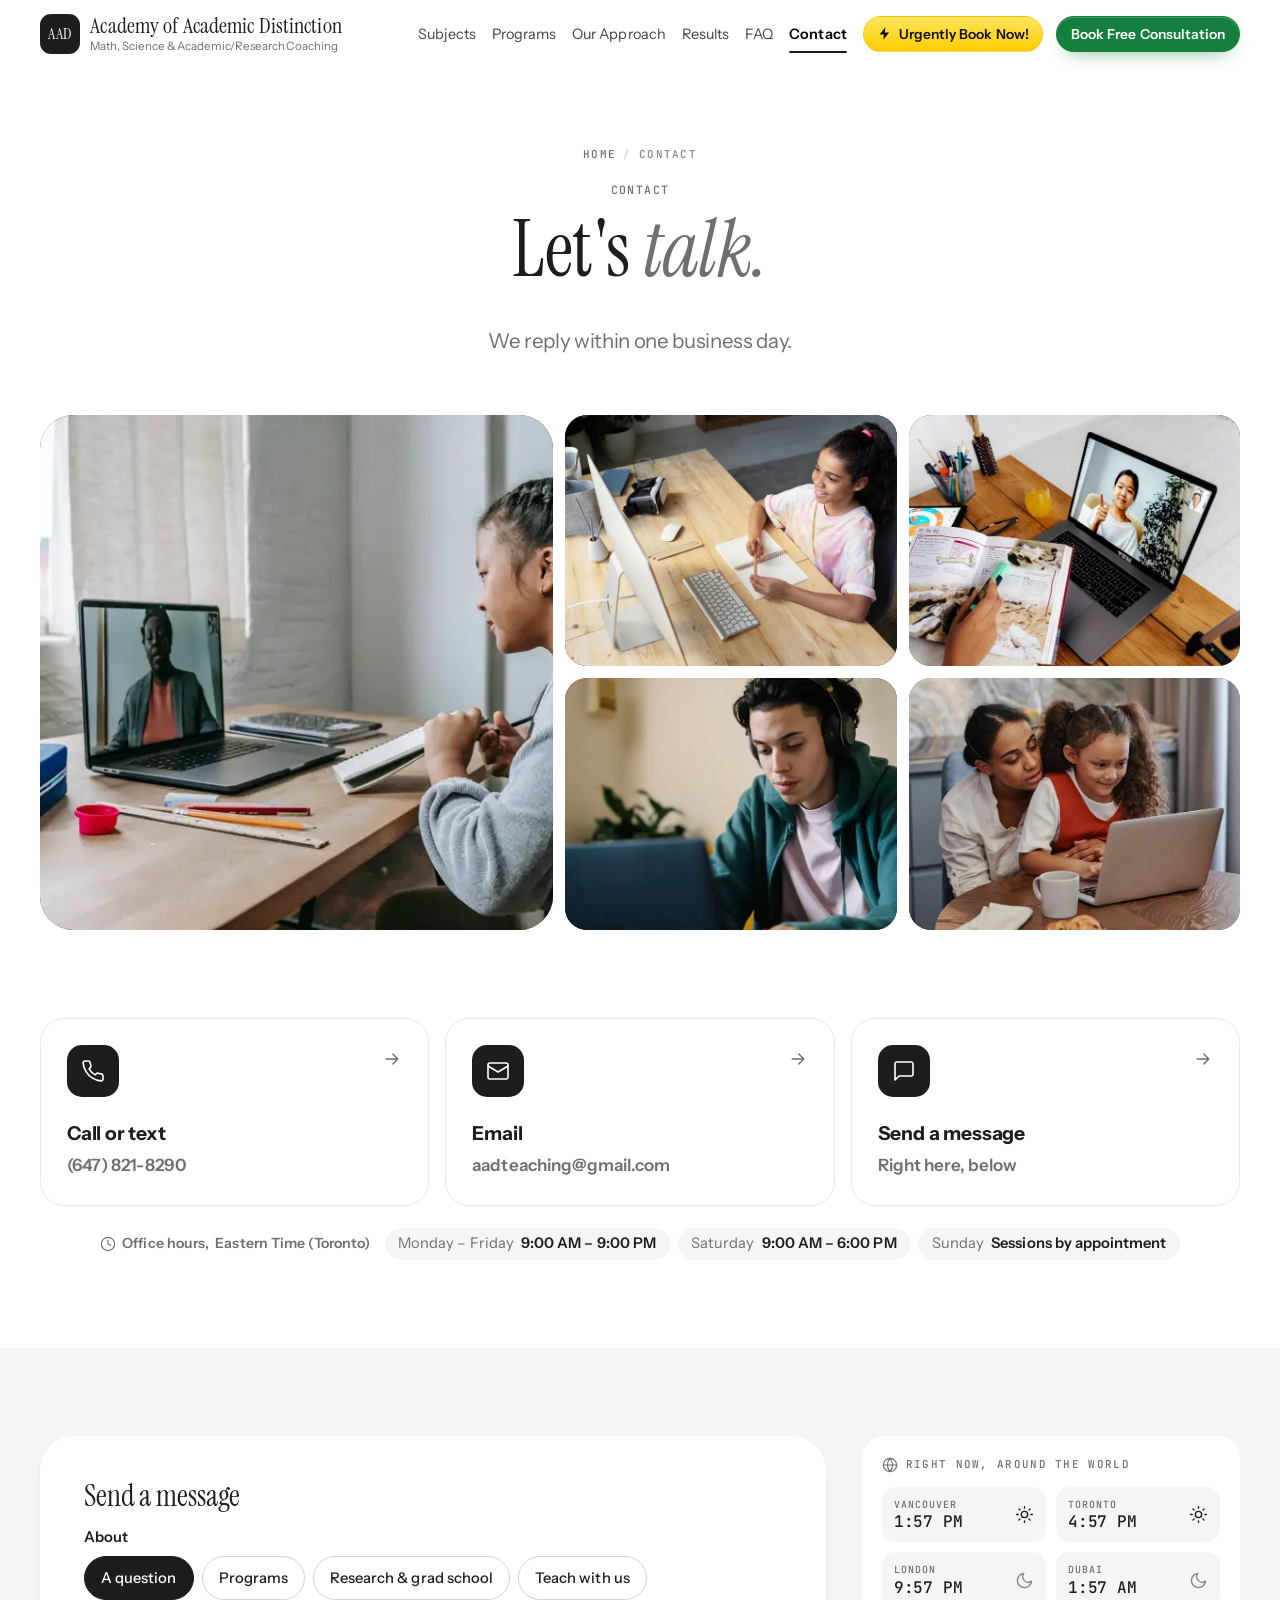
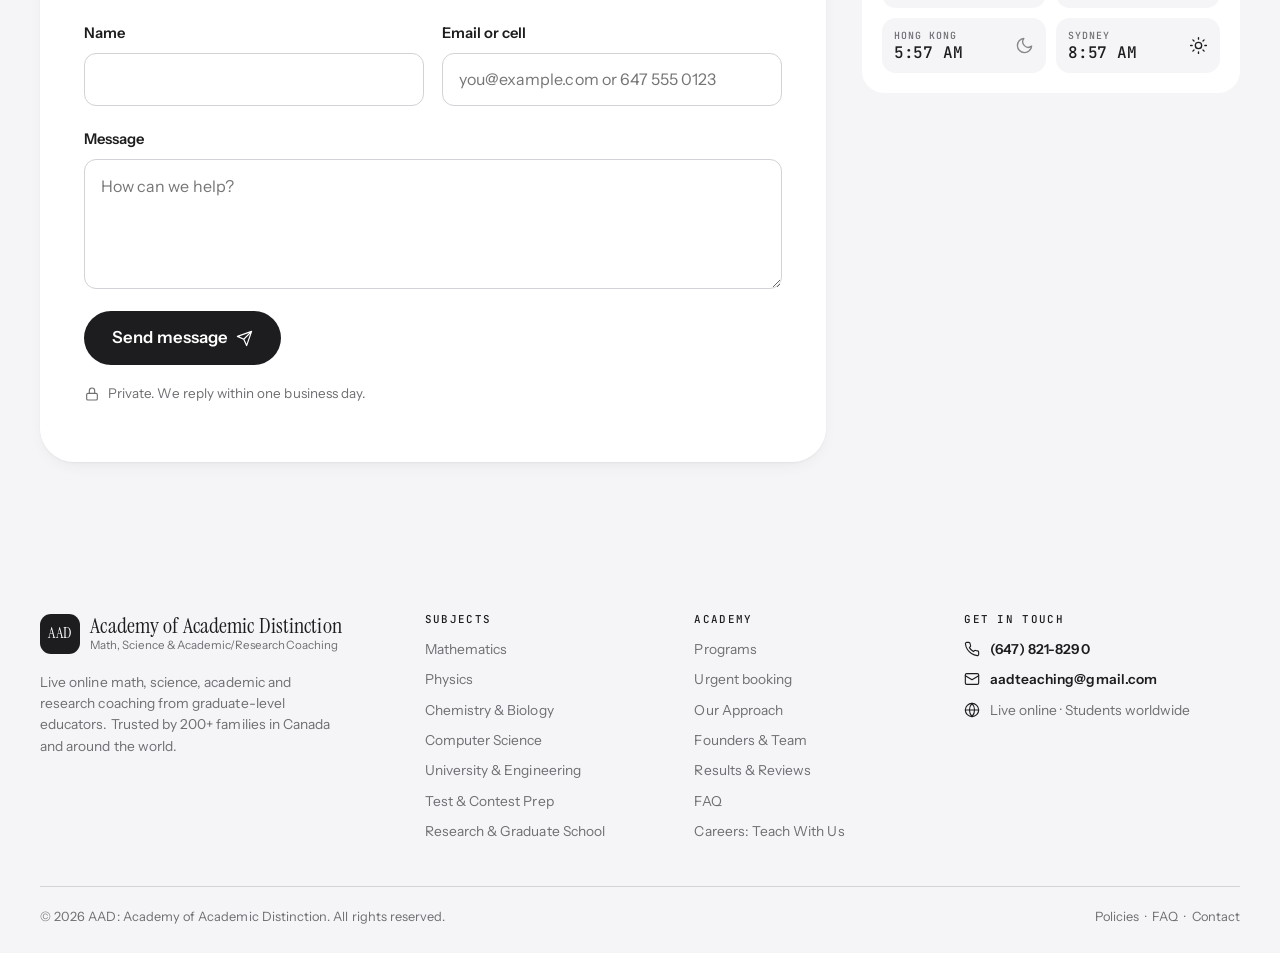
<file: contact.html>
<!doctype html>
<html lang="en-CA">
<head>
  <meta charset="utf-8">
  <meta name="viewport" content="width=device-width, initial-scale=1, viewport-fit=cover">
  <title>Contact — AAD: Academy of Academic Distinction</title>
  <meta name="description" content="Call or text (647) 821-8290, email us, or send a message. Live online tutoring for students worldwide.">
  <meta name="theme-color" content="#ffffff">
  <meta property="og:type" content="website">
  <meta property="og:site_name" content="AAD: Academy of Academic Distinction">
  <meta property="og:title" content="Contact — AAD: Academy of Academic Distinction">
  <meta property="og:description" content="Call or text (647) 821-8290, email us, or send a message. Live online tutoring for students worldwide.">
  <meta name="twitter:card" content="summary">
  <link rel="icon" href="assets/img/favicon.svg" type="image/svg+xml">
  <link rel="preconnect" href="https://fonts.googleapis.com">
  <link rel="preconnect" href="https://fonts.gstatic.com" crossorigin>
  <link rel="stylesheet" href="https://fonts.googleapis.com/css2?family=Instrument+Sans:wght@400..700&amp;family=Instrument+Serif:ital@0;1&amp;family=JetBrains+Mono:wght@400;500&amp;family=Caveat:wght@600&amp;display=swap">
  <link rel="stylesheet" href="assets/css/styles.css">
  <script>document.documentElement.classList.add("js");</script>
  <script src="assets/js/config.js" defer></script>
  <script src="assets/js/main.js" defer></script>
</head>
<body>
<svg width="0" height="0" style="position:absolute" aria-hidden="true">
  <symbol id="i-phone" viewBox="0 0 24 24"><path d="M22 16.92v3a2 2 0 0 1-2.18 2 19.8 19.8 0 0 1-8.63-3.07 19.5 19.5 0 0 1-6-6A19.8 19.8 0 0 1 2.12 4.18 2 2 0 0 1 4.11 2h3a2 2 0 0 1 2 1.72c.13.96.36 1.9.7 2.81a2 2 0 0 1-.45 2.11L8.09 9.91a16 16 0 0 0 6 6l1.27-1.27a2 2 0 0 1 2.11-.45c.91.34 1.85.57 2.81.7A2 2 0 0 1 22 16.92z"/></symbol>
  <symbol id="i-mail" viewBox="0 0 24 24"><rect x="2" y="4" width="20" height="16" rx="2"/><path d="m22 7-10 6L2 7"/></symbol>
  <symbol id="i-pin" viewBox="0 0 24 24"><path d="M20 10c0 6-8 12-8 12s-8-6-8-12a8 8 0 0 1 16 0Z"/><circle cx="12" cy="10" r="3"/></symbol>
  <symbol id="i-clock" viewBox="0 0 24 24"><circle cx="12" cy="12" r="10"/><path d="M12 6v6l4 2"/></symbol>
  <symbol id="i-check" viewBox="0 0 24 24"><path d="M20 6 9 17l-5-5"/></symbol>
  <symbol id="i-arrow" viewBox="0 0 24 24"><path d="M5 12h14M13 6l6 6-6 6"/></symbol>
  <symbol id="i-star" viewBox="0 0 24 24"><path d="M12 2l3.09 6.26L22 9.27l-5 4.87 1.18 6.88L12 17.77l-6.18 3.25L7 14.14 2 9.27l6.91-1.01L12 2z" fill="currentColor" stroke="none"/></symbol>
  <symbol id="i-menu" viewBox="0 0 24 24"><path d="M4 7h16M4 12h16M4 17h16"/></symbol>
  <symbol id="i-x" viewBox="0 0 24 24"><path d="M18 6 6 18M6 6l12 12"/></symbol>
  <symbol id="i-sigma" viewBox="0 0 24 24"><path d="M18 7V4H6l6 8-6 8h12v-3"/></symbol>
  <symbol id="i-atom" viewBox="0 0 24 24"><circle cx="12" cy="12" r="1.4"/><ellipse cx="12" cy="12" rx="10" ry="4"/><ellipse cx="12" cy="12" rx="10" ry="4" transform="rotate(60 12 12)"/><ellipse cx="12" cy="12" rx="10" ry="4" transform="rotate(120 12 12)"/></symbol>
  <symbol id="i-flask" viewBox="0 0 24 24"><path d="M9 3h6M10 3v6L4.5 18.5A2 2 0 0 0 6.2 21.5h11.6a2 2 0 0 0 1.7-3L14 9V3"/><path d="M7.5 15h9"/></symbol>
  <symbol id="i-code" viewBox="0 0 24 24"><path d="m16 18 6-6-6-6M8 6l-6 6 6 6"/></symbol>
  <symbol id="i-cpu" viewBox="0 0 24 24"><rect x="5" y="5" width="14" height="14" rx="2"/><rect x="9" y="9" width="6" height="6"/><path d="M9 2v3M15 2v3M9 19v3M15 19v3M2 9h3M2 15h3M19 9h3M19 15h3"/></symbol>
  <symbol id="i-target" viewBox="0 0 24 24"><circle cx="12" cy="12" r="10"/><circle cx="12" cy="12" r="6"/><circle cx="12" cy="12" r="2"/></symbol>
  <symbol id="i-compass" viewBox="0 0 24 24"><circle cx="12" cy="12" r="10"/><path d="m16.24 7.76-2.12 6.36-6.36 2.12 2.12-6.36 6.36-2.12z"/></symbol>
  <symbol id="i-cap" viewBox="0 0 24 24"><path d="M22 10 12 5 2 10l10 5 10-5Z"/><path d="M6 12v5c3 2 9 2 12 0v-5"/><path d="M22 10v6"/></symbol>
  <symbol id="i-chart" viewBox="0 0 24 24"><path d="M3 3v18h18"/><path d="m7 15 4-4 3 3 5-6"/></symbol>
  <symbol id="i-users" viewBox="0 0 24 24"><path d="M16 21v-2a4 4 0 0 0-4-4H6a4 4 0 0 0-4 4v2"/><circle cx="9" cy="7" r="4"/><path d="M22 21v-2a4 4 0 0 0-3-3.87M16 3.13a4 4 0 0 1 0 7.75"/></symbol>
  <symbol id="i-shield" viewBox="0 0 24 24"><path d="M12 22s8-4 8-10V5l-8-3-8 3v7c0 6 8 10 8 10z"/><path d="m9 12 2 2 4-4"/></symbol>
  <symbol id="i-globe" viewBox="0 0 24 24"><circle cx="12" cy="12" r="10"/><path d="M2 12h20M12 2a15 15 0 0 1 0 20M12 2a15 15 0 0 0 0 20"/></symbol>
  <symbol id="i-monitor" viewBox="0 0 24 24"><rect x="2" y="3" width="20" height="14" rx="2"/><path d="M8 21h8M12 17v4"/></symbol>
  <symbol id="i-home" viewBox="0 0 24 24"><path d="m3 10 9-7 9 7v10a1 1 0 0 1-1 1h-5v-6H9v6H4a1 1 0 0 1-1-1z"/></symbol>
  <symbol id="i-bulb" viewBox="0 0 24 24"><path d="M9 18h6M10 22h4M12 2a7 7 0 0 0-4 12.74V17h8v-2.26A7 7 0 0 0 12 2z"/></symbol>
  <symbol id="i-clipboard" viewBox="0 0 24 24"><rect x="5" y="4" width="14" height="18" rx="2"/><path d="M9 2h6v4H9zM9 12h6M9 16h4"/></symbol>
  <symbol id="i-message" viewBox="0 0 24 24"><path d="M21 15a2 2 0 0 1-2 2H7l-4 4V5a2 2 0 0 1 2-2h14a2 2 0 0 1 2 2z"/></symbol>
  <symbol id="i-calendar" viewBox="0 0 24 24"><rect x="3" y="4" width="18" height="18" rx="2"/><path d="M16 2v4M8 2v4M3 10h18"/></symbol>
  <symbol id="i-search" viewBox="0 0 24 24"><circle cx="11" cy="11" r="7"/><path d="m21 21-4.3-4.3"/></symbol>
  <symbol id="i-lock" viewBox="0 0 24 24"><rect x="4" y="11" width="16" height="10" rx="2"/><path d="M8 11V7a4 4 0 0 1 8 0v4"/></symbol>
  <symbol id="i-book" viewBox="0 0 24 24"><path d="M4 19.5A2.5 2.5 0 0 1 6.5 17H20V3H6.5A2.5 2.5 0 0 0 4 5.5z"/><path d="M4 19.5A2.5 2.5 0 0 0 6.5 22H20v-5"/></symbol>
  <symbol id="i-award" viewBox="0 0 24 24"><circle cx="12" cy="8" r="6"/><path d="M8.2 13.2 7 22l5-3 5 3-1.2-8.8"/></symbol>
  <symbol id="i-refresh" viewBox="0 0 24 24"><path d="M21 12a9 9 0 0 1-15.5 6.2L3 16M3 12a9 9 0 0 1 15.5-6.2L21 8"/><path d="M21 3v5h-5M3 21v-5h5"/></symbol>
  <symbol id="i-info" viewBox="0 0 24 24"><circle cx="12" cy="12" r="10"/><path d="M12 16v-4M12 8h.01"/></symbol>
  <symbol id="i-pen" viewBox="0 0 24 24"><path d="M12 20h9"/><path d="M16.5 3.5a2.1 2.1 0 0 1 3 3L7 19l-4 1 1-4z"/></symbol>
  <symbol id="i-heart" viewBox="0 0 24 24"><path d="M19 14c1.5-1.5 3-3.4 3-5.5A5.5 5.5 0 0 0 16.5 3c-1.8 0-3 .5-4.5 2-1.5-1.5-2.7-2-4.5-2A5.5 5.5 0 0 0 2 8.5c0 2.3 1.5 4 3 5.5l7 7z"/></symbol>
  <symbol id="i-mic" viewBox="0 0 24 24"><rect x="9" y="2" width="6" height="12" rx="3"/><path d="M5 10a7 7 0 0 0 14 0M12 17v5M8 22h8"/></symbol>
  <symbol id="i-video" viewBox="0 0 24 24"><rect x="2" y="6" width="14" height="12" rx="2"/><path d="m22 8-6 4 6 4z"/></symbol>
  <symbol id="i-sun" viewBox="0 0 24 24"><circle cx="12" cy="12" r="4"/><path d="M12 2v2M12 20v2M4.9 4.9l1.4 1.4M17.7 17.7l1.4 1.4M2 12h2M20 12h2M4.9 19.1l1.4-1.4M17.7 6.3l1.4-1.4"/></symbol>
  <symbol id="i-moon" viewBox="0 0 24 24"><path d="M21 12.8A9 9 0 1 1 11.2 3a7 7 0 0 0 9.8 9.8z"/></symbol>
  <symbol id="i-instagram" viewBox="0 0 24 24"><rect x="2" y="2" width="20" height="20" rx="5"/><circle cx="12" cy="12" r="4"/><circle cx="17.5" cy="6.5" r="1" fill="currentColor" stroke="none"/></symbol>
  <symbol id="i-linkedin" viewBox="0 0 24 24"><path d="M16 8a6 6 0 0 1 6 6v7h-4v-7a2 2 0 0 0-4 0v7h-4v-7a6 6 0 0 1 6-6zM2 9h4v12H2z"/><circle cx="4" cy="4" r="2"/></symbol>
  <symbol id="i-youtube" viewBox="0 0 24 24"><path d="M22.5 6.4a2.8 2.8 0 0 0-2-2C18.8 4 12 4 12 4s-6.8 0-8.5.4a2.8 2.8 0 0 0-2 2A29 29 0 0 0 1 12a29 29 0 0 0 .5 5.6 2.8 2.8 0 0 0 2 2c1.7.4 8.5.4 8.5.4s6.8 0 8.5-.4a2.8 2.8 0 0 0 2-2A29 29 0 0 0 23 12a29 29 0 0 0-.5-5.6z"/><path d="m10 15 5-3-5-3z"/></symbol>
  <symbol id="i-facebook" viewBox="0 0 24 24"><path d="M18 2h-3a5 5 0 0 0-5 5v3H7v4h3v8h4v-8h3l1-4h-4V7a1 1 0 0 1 1-1h3z"/></symbol>
  <symbol id="i-pause" viewBox="0 0 24 24"><path d="M9 5v14M15 5v14"/></symbol>
  <symbol id="i-play" viewBox="0 0 24 24"><path d="M8 5v14l11-7z" fill="currentColor" stroke="none"/></symbol>
  <symbol id="i-doc" viewBox="0 0 24 24"><path d="M14 2H6a2 2 0 0 0-2 2v16a2 2 0 0 0 2 2h12a2 2 0 0 0 2-2V8z"/><path d="M14 2v6h6M8 13h8M8 17h5"/></symbol>
  <symbol id="i-send" viewBox="0 0 24 24"><path d="M22 2 11 13M22 2l-7 20-4-9-9-4z"/></symbol>
  <symbol id="i-steth" viewBox="0 0 24 24"><path d="M5 3v6a5 5 0 0 0 10 0V3"/><path d="M10 14v2a5 5 0 0 0 10 0v-3"/><circle cx="20" cy="11" r="2"/></symbol>
  <symbol id="i-trophy" viewBox="0 0 24 24"><path d="M8 21h8M12 17v4M7 4h10v5a5 5 0 0 1-10 0z"/><path d="M17 5h3v2a3 3 0 0 1-3 3M7 5H4v2a3 3 0 0 0 3 3"/></symbol>
  <symbol id="i-dna" viewBox="0 0 24 24"><path d="M7 3c0 5 10 5 10 9s-10 4-10 9M17 3c0 5-10 5-10 9s10 4 10 9"/><path d="M8.5 6h7M9 18h6M10.5 9.5h3M10.5 14.5h3"/></symbol>
  <symbol id="i-bolt" viewBox="0 0 24 24"><path d="M13.5 2 4 13.5h7L10 22l9.5-11.5h-7z" fill="currentColor" stroke="none"/></symbol>
  <symbol id="i-flame" viewBox="0 0 24 24"><path d="M12 2c1 4 6 6 6 12a6 6 0 0 1-12 0c0-3 2-5 3-6 0 2 1 3 2 3 0-3-1-6 1-9z"/></symbol>
</svg>
<a class="skip-link" href="#main">Skip to content</a>

<header class="site-header">
  <div class="container header-inner">
      <a class="brand" href="index.html" aria-label="AAD: Academy of Academic Distinction — home">
        <span class="brand-mark" aria-hidden="true">AAD</span>
        <span class="brand-text"><span class="brand-name">Academy of Academic Distinction</span><span class="brand-sub">Math, Science &amp; Academic/Research Coaching</span></span>
      </a>
    <div class="header-btns">
      <a class="btn btn-urgent btn-sm" href="book-now.html"><svg class="i i-bolt" aria-hidden="true"><use href="#i-bolt"/></svg><span>Book Now!</span></a>
      <a class="btn btn-sm btn-cta" href="book.html"><span>Free Consultation</span></a>
    </div>
    <nav class="nav" id="site-nav" aria-label="Main">
      <ul class="nav-list">
          <li><a href="subjects.html">Subjects</a></li>
          <li><a href="programs.html">Programs</a></li>
          <li><a href="approach.html">Our Approach</a></li>
          <li><a href="results.html">Results</a></li>
          <li><a href="faq.html">FAQ</a></li>
          <li><a href="contact.html" aria-current="page">Contact</a></li>
      </ul>
      <a class="btn btn-urgent btn-sm nav-urgent" href="book-now.html"><svg class="i i-bolt" aria-hidden="true"><use href="#i-bolt"/></svg><span><span class="lbl-x">Urgently </span>Book Now!</span></a>
      <a class="btn btn-sm nav-cta btn-cta" href="book.html"><span><span class="lbl-x">Book </span>Free Consultation</span></a>
    </nav>
    <button class="nav-toggle" type="button" aria-controls="site-nav" aria-expanded="false" aria-label="Open menu">
      <svg class="i i-open" aria-hidden="true"><use href="#i-menu"/></svg><svg class="i i-close" aria-hidden="true"><use href="#i-x"/></svg>
    </button>
  </div>
  <div class="scroll-progress" aria-hidden="true"><span></span></div>
</header>

<main id="main">
<section class="page-hero">
  <div class="container">
    <div class="page-hero-copy">
      <ol class="breadcrumb"><li><a href="index.html">Home</a></li><li>Contact</li></ol>
      <span class="eyebrow">Contact</span>
      <h1>Let's <em>talk.</em></h1>
      <p class="lead">We reply within one business day.</p>
    </div>
    <div class="mosaic page-hero-media" data-animate role="img" aria-label="Photo collage: Students and families connecting online"><div class="tile tile-1" data-rotator data-interval="6800" data-delay="0"><img class="is-on" src="assets/img/photos/5905703-800.webp" srcset="assets/img/photos/5905703-800.webp 800w, assets/img/photos/5905703-1400.webp 1400w" sizes="(max-width: 640px) 100vw, 45vw" alt="" decoding="async" loading="lazy"><img data-src="assets/img/photos/7014766-800.webp" data-srcset="assets/img/photos/7014766-800.webp 800w, assets/img/photos/7014766-1400.webp 1400w" sizes="(max-width: 640px) 100vw, 45vw" alt="" decoding="async"></div><div class="tile tile-2" data-rotator data-interval="6800" data-delay="1360"><img class="is-on" src="assets/img/photos/4143800-800.webp" srcset="assets/img/photos/4143800-800.webp 800w" sizes="(max-width: 640px) 50vw, 22vw" alt="" decoding="async" loading="lazy"><img data-src="assets/img/photos/6937696-800.webp" data-srcset="assets/img/photos/6937696-800.webp 800w" sizes="(max-width: 640px) 50vw, 22vw" alt="" decoding="async"></div><div class="tile tile-3" data-rotator data-interval="6800" data-delay="2720"><img class="is-on" src="assets/img/photos/6266990-800.webp" srcset="assets/img/photos/6266990-800.webp 800w" sizes="(max-width: 640px) 50vw, 22vw" alt="" decoding="async" loading="lazy"><img data-src="assets/img/photos/5905712-800.webp" data-srcset="assets/img/photos/5905712-800.webp 800w" sizes="(max-width: 640px) 50vw, 22vw" alt="" decoding="async"></div><div class="tile tile-4" data-rotator data-interval="6800" data-delay="4080"><img class="is-on" src="assets/img/photos/7241361-800.webp" srcset="assets/img/photos/7241361-800.webp 800w" sizes="(max-width: 640px) 50vw, 22vw" alt="" decoding="async" loading="lazy"><img data-src="assets/img/photos/6958520-800.webp" data-srcset="assets/img/photos/6958520-800.webp 800w" sizes="(max-width: 640px) 50vw, 22vw" alt="" decoding="async"></div><div class="tile tile-5" data-rotator data-interval="6800" data-delay="5440"><img class="is-on" src="assets/img/photos/8260187-800.webp" srcset="assets/img/photos/8260187-800.webp 800w" sizes="(max-width: 640px) 50vw, 22vw" alt="" decoding="async" loading="lazy" style="object-position:50% 72%"><img data-src="assets/img/photos/5934556-800.webp" data-srcset="assets/img/photos/5934556-800.webp 800w" sizes="(max-width: 640px) 50vw, 22vw" alt="" decoding="async"></div></div>
  </div>
</section>

<!-- ============ THREE WAYS TO REACH US ============ -->
<section class="section section--white section--tight">
  <div class="container">
    <div class="reach-cards">
      <a class="reach-card reveal" href="tel:+16478218290" data-config-href="phone" data-show-if="phone">
        <span class="icon-badge"><svg class="i i-phone" aria-hidden="true"><use href="#i-phone"/></svg></span>
        <span class="reach-text"><strong>Call or text</strong><span data-config="phone">(647) 821-8290</span></span>
        <svg class="i i-arrow reach-go" aria-hidden="true"><use href="#i-arrow"/></svg>
      </a>
      <a class="reach-card reveal reveal-d1" href="mailto:aadteaching@gmail.com" data-config-href="email" data-show-if="email">
        <span class="icon-badge"><svg class="i i-mail" aria-hidden="true"><use href="#i-mail"/></svg></span>
        <span class="reach-text"><strong>Email</strong><span data-config="email">aadteaching@gmail.com</span></span>
        <svg class="i i-arrow reach-go" aria-hidden="true"><use href="#i-arrow"/></svg>
      </a>
      <a class="reach-card reveal reveal-d2" href="#message">
        <span class="icon-badge"><svg class="i i-message" aria-hidden="true"><use href="#i-message"/></svg></span>
        <span class="reach-text"><strong>Send a message</strong><span>Right here, below</span></span>
        <svg class="i i-arrow reach-go" aria-hidden="true"><use href="#i-arrow"/></svg>
      </a>
    </div>
    <div class="hours-strip reveal">
      <span class="hours-strip-label"><svg class="i i-clock" aria-hidden="true"><use href="#i-clock"/></svg> Office hours, <span data-config="hoursNote">Eastern Time (Toronto)</span></span>
      <ul class="hours-list" data-config-hours>
        <li><span>Monday – Friday</span><span>9:00 AM – 9:00 PM</span></li>
        <li><span>Saturday</span><span>9:00 AM – 6:00 PM</span></li>
        <li><span>Sunday</span><span>Sessions by appointment</span></li>
      </ul>
    </div>
  </div>
</section>

<!-- ============ FORM ============ -->
<section class="section section--gray section--tight" id="message">
  <div class="container form-layout">
    <div class="form-card reveal">
      <h2>Send a message</h2>

      <form data-form="contact" data-subject="Website enquiry" action="#" method="post">
        <div class="hp-field" aria-hidden="true"><label>Leave this field empty <input type="text" name="_gotcha" tabindex="-1" autocomplete="off"></label></div>
        <div class="field">
          <span class="label" id="c-topic-label">About</span>
          <div class="chip-group" role="radiogroup" aria-labelledby="c-topic-label">
            <label class="chip"><input type="radio" name="Topic" value="General question" data-prefill="topic" checked><span>A question</span></label>
            <label class="chip"><input type="radio" name="Topic" value="Programs &amp; scheduling" data-prefill="topic"><span>Programs</span></label>
            <label class="chip"><input type="radio" name="Topic" value="Research &amp; grad school" data-prefill="topic"><span>Research &amp; grad school</span></label>
            <label class="chip"><input type="radio" name="Topic" value="Careers" data-prefill="topic"><span>Teach with us</span></label>
          </div>
        </div>
        <div class="field-row">
          <div class="field"><label class="label" for="c-name">Name</label><input class="input" id="c-name" name="Name" autocomplete="name" required></div>
          <div class="field">
            <label class="label" for="c-reach">Email or cell</label>
            <input class="input" id="c-reach" data-reach autocomplete="email" placeholder="you@example.com or 647 555 0123">
            <input type="hidden" name="email"><input type="hidden" name="Phone">
            <p class="field-error" role="alert">Please add an email or a cell number so we can reply.</p>
          </div>
        </div>
        <div class="field">
          <label class="label" for="c-msg">Message</label>
          <textarea class="textarea" id="c-msg" name="Message" required placeholder="How can we help?" data-alt-field="Topic" data-alt-when="Careers" data-alt-placeholder="Your subjects, degree and teaching experience"></textarea>
        </div>
        <div class="form-actions"><button class="btn btn-primary btn-lg" type="submit">Send message <svg class="i i-send" aria-hidden="true"><use href="#i-send"/></svg></button></div>
        <p class="form-note"><svg class="i i-lock" aria-hidden="true"><use href="#i-lock"/></svg> Private. We reply within one business day.</p>

        <div class="form-error" role="alert">Your message didn't go through. <a href="#" data-mailto-fallback>Send it from your email app instead</a>, or call or text <a href="tel:+16478218290" data-config-href="phone" data-config="phone">(647) 821-8290</a>.</div>
        <div class="form-success" role="status" aria-live="polite">
          <div class="success-icon"><svg class="i i-check" aria-hidden="true"><use href="#i-check"/></svg></div>
          <h2>Message received</h2>
          <p data-success-sent>Thank you. We'll reply within one business day.</p>
          <p data-success-mailto hidden>Your email app should have opened with your message filled in. Just press <strong>send</strong>. If nothing opened, call or text <a href="tel:+16478218290" data-config-href="phone" data-config="phone">(647) 821-8290</a>.</p>
        </div>
      </form>
    </div>

    <aside class="aside-stack">
      <div class="reveal">
        <div class="clock-card">
  <p class="clock-card-title"><svg class="i i-globe" aria-hidden="true"><use href="#i-globe"/></svg> Right now, around the world</p>
  <div class="clocks">
    <div class="clock" data-tz="America/Vancouver"><span class="clock-city">Vancouver</span><span class="clock-time">--:--</span><span class="clock-ico"><svg class="i i-sun" aria-hidden="true"><use href="#i-sun"/></svg><svg class="i i-moon" aria-hidden="true"><use href="#i-moon"/></svg></span></div>
    <div class="clock" data-tz="America/Toronto"><span class="clock-city">Toronto</span><span class="clock-time">--:--</span><span class="clock-ico"><svg class="i i-sun" aria-hidden="true"><use href="#i-sun"/></svg><svg class="i i-moon" aria-hidden="true"><use href="#i-moon"/></svg></span></div>
    <div class="clock" data-tz="Europe/London"><span class="clock-city">London</span><span class="clock-time">--:--</span><span class="clock-ico"><svg class="i i-sun" aria-hidden="true"><use href="#i-sun"/></svg><svg class="i i-moon" aria-hidden="true"><use href="#i-moon"/></svg></span></div>
    <div class="clock" data-tz="Asia/Dubai"><span class="clock-city">Dubai</span><span class="clock-time">--:--</span><span class="clock-ico"><svg class="i i-sun" aria-hidden="true"><use href="#i-sun"/></svg><svg class="i i-moon" aria-hidden="true"><use href="#i-moon"/></svg></span></div>
    <div class="clock" data-tz="Asia/Hong_Kong"><span class="clock-city">Hong Kong</span><span class="clock-time">--:--</span><span class="clock-ico"><svg class="i i-sun" aria-hidden="true"><use href="#i-sun"/></svg><svg class="i i-moon" aria-hidden="true"><use href="#i-moon"/></svg></span></div>
    <div class="clock" data-tz="Australia/Sydney"><span class="clock-city">Sydney</span><span class="clock-time">--:--</span><span class="clock-ico"><svg class="i i-sun" aria-hidden="true"><use href="#i-sun"/></svg><svg class="i i-moon" aria-hidden="true"><use href="#i-moon"/></svg></span></div>
  </div>
</div>
      </div>
    </aside>
  </div>
</section>
</main>

<footer class="site-footer">
  <div class="container">
    <div class="footer-grid">
      <div class="footer-brand">
      <a class="brand" href="index.html" aria-label="AAD: Academy of Academic Distinction — home">
        <span class="brand-mark" aria-hidden="true">AAD</span>
        <span class="brand-text"><span class="brand-name">Academy of Academic Distinction</span><span class="brand-sub">Math, Science &amp; Academic/Research Coaching</span></span>
      </a>
        <p class="footer-blurb">Live online math, science, academic and research coaching from graduate-level educators. Trusted by 200+ families in Canada and around the world.</p>
        <ul class="social" aria-label="Social media">
          <li data-show-if="social.instagram"><a href="#" data-config-href="social.instagram" aria-label="Instagram" target="_blank" rel="noopener"><svg class="i i-instagram" aria-hidden="true"><use href="#i-instagram"/></svg></a></li>
          <li data-show-if="social.linkedin"><a href="#" data-config-href="social.linkedin" aria-label="LinkedIn" target="_blank" rel="noopener"><svg class="i i-linkedin" aria-hidden="true"><use href="#i-linkedin"/></svg></a></li>
          <li data-show-if="social.youtube"><a href="#" data-config-href="social.youtube" aria-label="YouTube" target="_blank" rel="noopener"><svg class="i i-youtube" aria-hidden="true"><use href="#i-youtube"/></svg></a></li>
          <li data-show-if="social.facebook"><a href="#" data-config-href="social.facebook" aria-label="Facebook" target="_blank" rel="noopener"><svg class="i i-facebook" aria-hidden="true"><use href="#i-facebook"/></svg></a></li>
        </ul>
      </div>
      <div class="footer-col">
        <h4>Subjects</h4>
        <ul>
          <li><a href="subjects.html#math">Mathematics</a></li>
          <li><a href="subjects.html#physics">Physics</a></li>
          <li><a href="subjects.html#chemistry-biology">Chemistry &amp; Biology</a></li>
          <li><a href="subjects.html#computer-science">Computer Science</a></li>
          <li><a href="subjects.html#university">University &amp; Engineering</a></li>
          <li><a href="subjects.html#test-prep">Test &amp; Contest Prep</a></li>
          <li><a href="subjects.html#mentorship">Research &amp; Graduate School</a></li>
        </ul>
      </div>
      <div class="footer-col">
        <h4>Academy</h4>
        <ul>
          <li><a href="programs.html">Programs</a></li>
          <li><a href="book-now.html">Urgent booking</a></li>
          <li><a href="approach.html">Our Approach</a></li>
          <li><a href="approach.html#founders">Founders &amp; Team</a></li>
          <li><a href="results.html">Results &amp; Reviews</a></li>
          <li><a href="faq.html">FAQ</a></li>
          <li><a href="contact.html?topic=careers">Careers: Teach With Us</a></li>
        </ul>
      </div>
      <div class="footer-col">
        <h4>Get in touch</h4>
        <ul class="footer-contact">
          <li data-show-if="phone"><svg class="i i-phone" aria-hidden="true"><use href="#i-phone"/></svg><a href="tel:+16478218290" data-config-href="phone" data-config="phone">(647) 821-8290</a></li>
          <li data-show-if="email"><svg class="i i-mail" aria-hidden="true"><use href="#i-mail"/></svg><a href="mailto:aadteaching@gmail.com" data-config-href="email" data-config="email">aadteaching@gmail.com</a></li>
          <li><svg class="i i-globe" aria-hidden="true"><use href="#i-globe"/></svg><span data-config="serviceArea">Live online · Students worldwide</span></li>
        </ul>
      </div>
    </div>
    <div class="footer-bottom">
      <span>&copy; <span data-year>2026</span> AAD: Academy of Academic Distinction. All rights reserved.</span>
      <span><a href="faq.html#policies">Policies</a> &nbsp;·&nbsp; <a href="faq.html">FAQ</a> &nbsp;·&nbsp; <a href="contact.html">Contact</a></span>
    </div>
  </div>
</footer>

<div class="mobile-cta">
  <a class="btn btn-urgent" href="book-now.html"><svg class="i i-bolt" aria-hidden="true"><use href="#i-bolt"/></svg><span>Book Now!</span></a>
  <a class="btn btn-cta" href="book.html">Free Consultation</a>
</div>
</body>
</html>
</file>
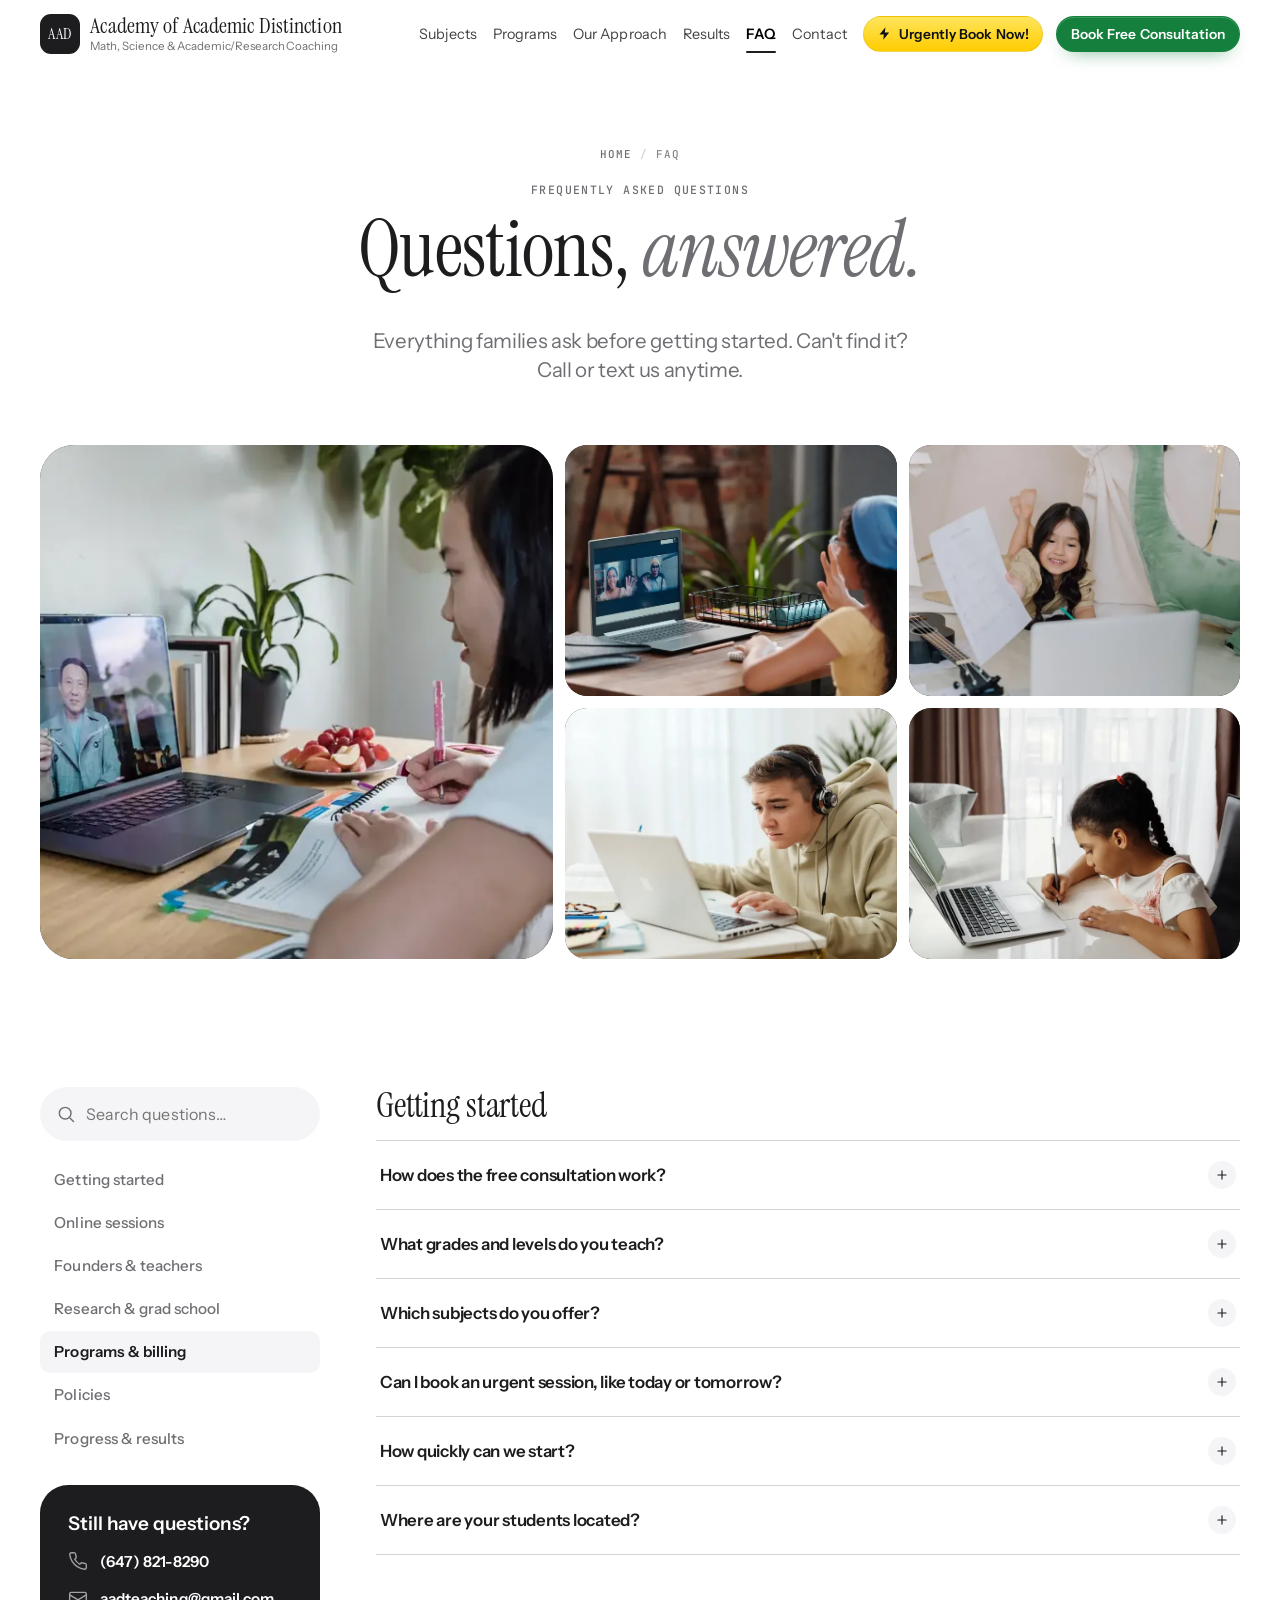
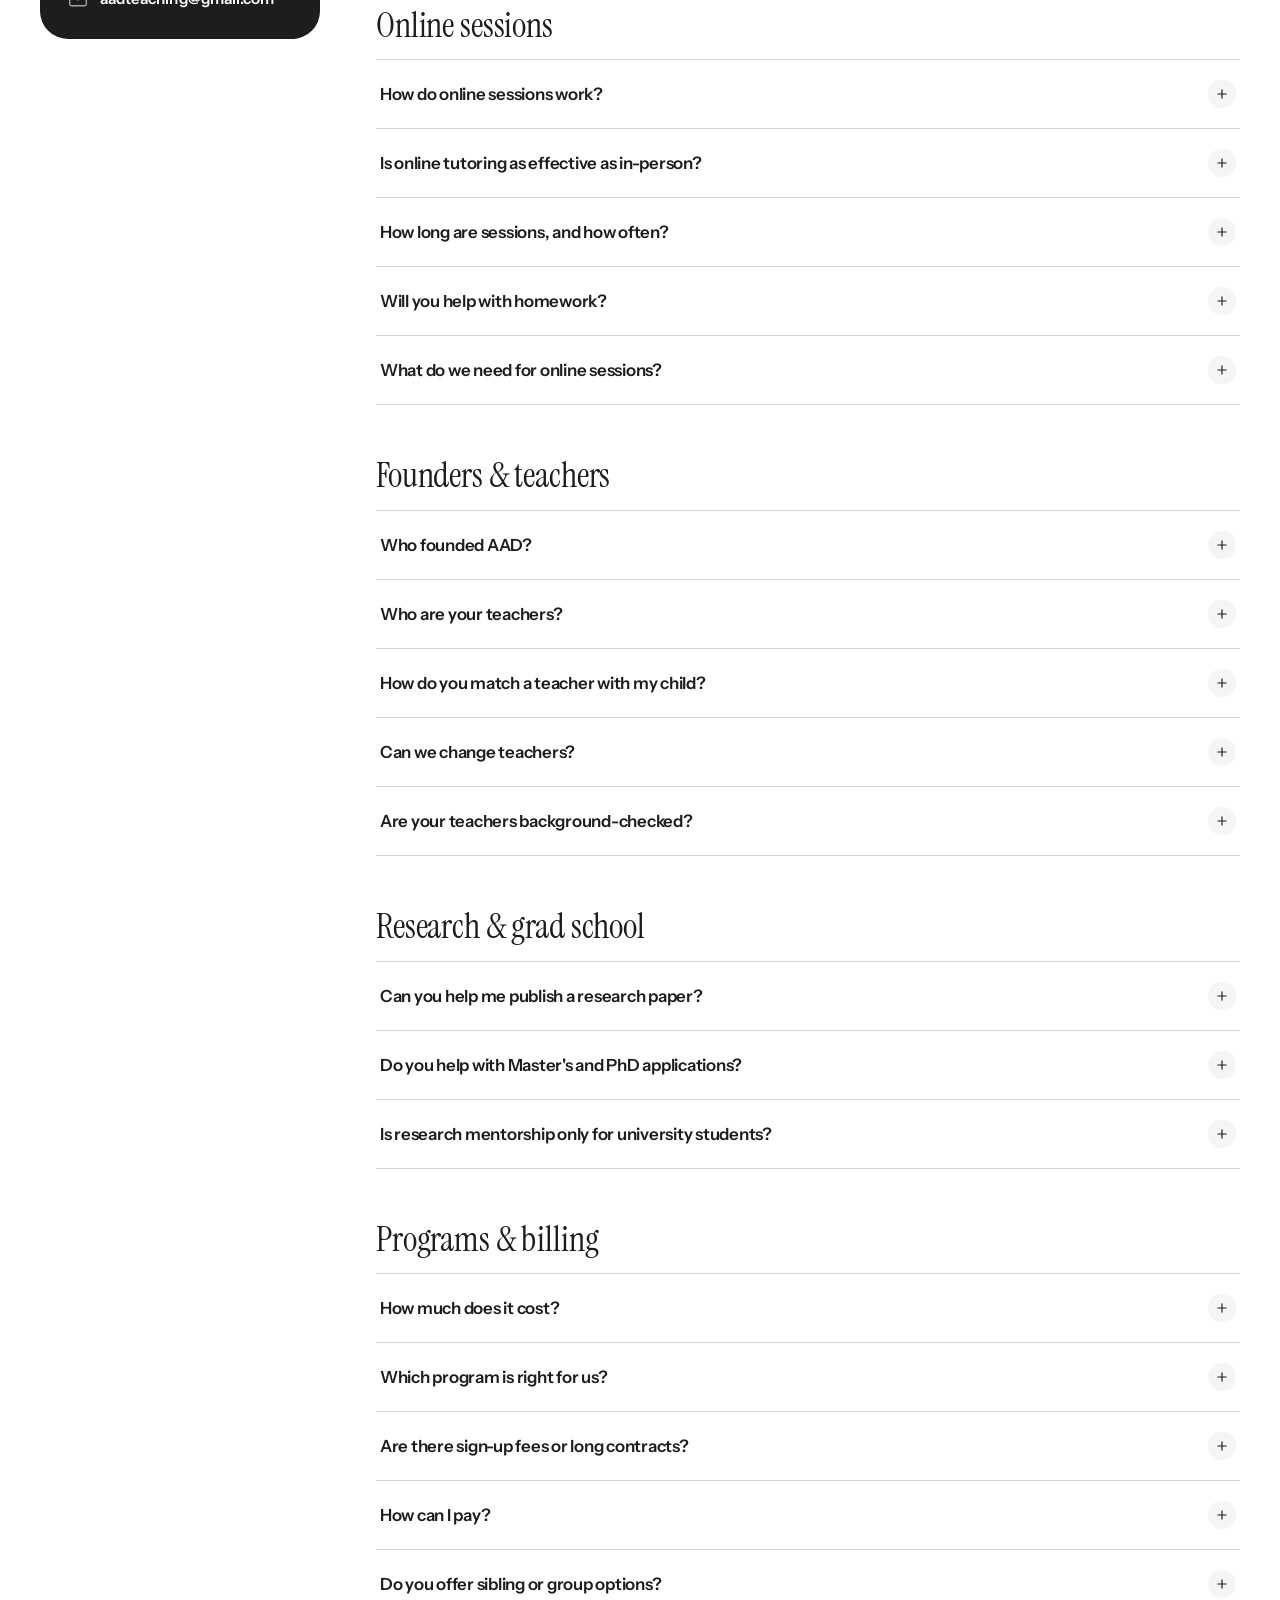
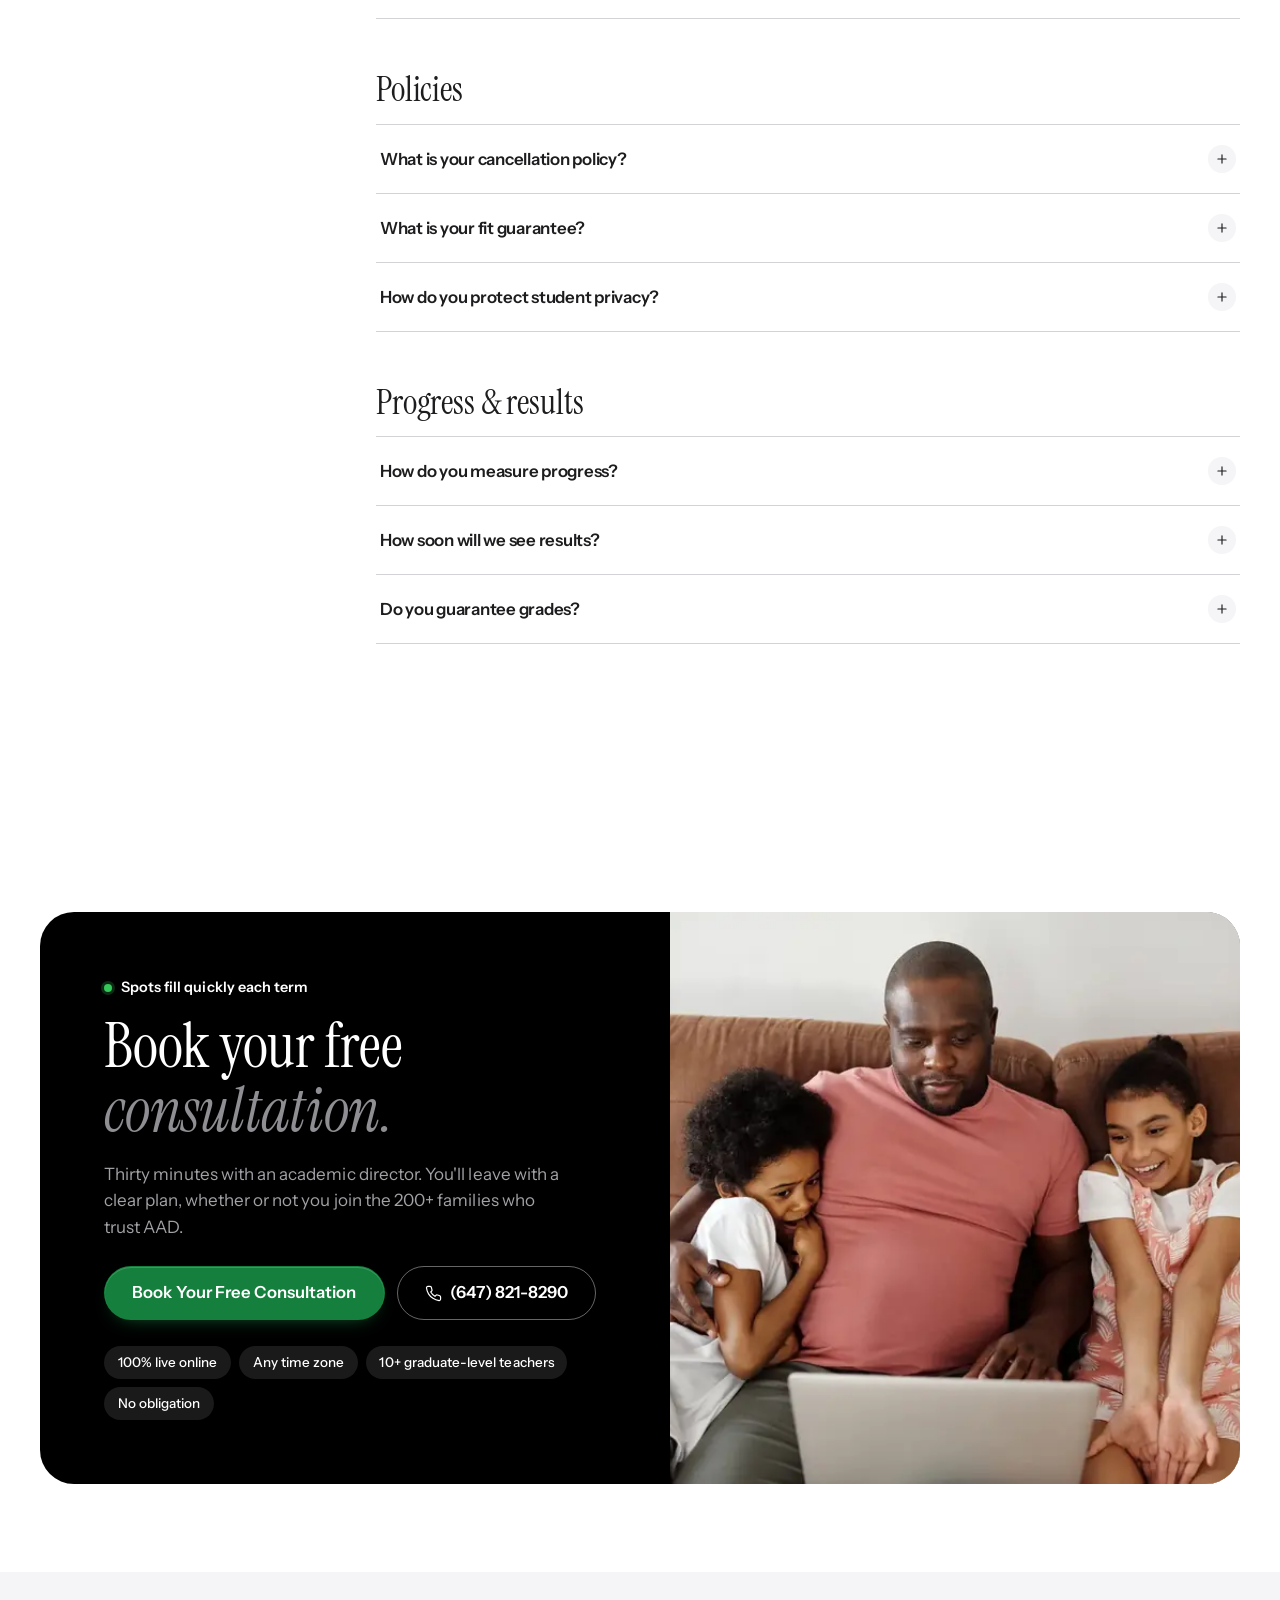
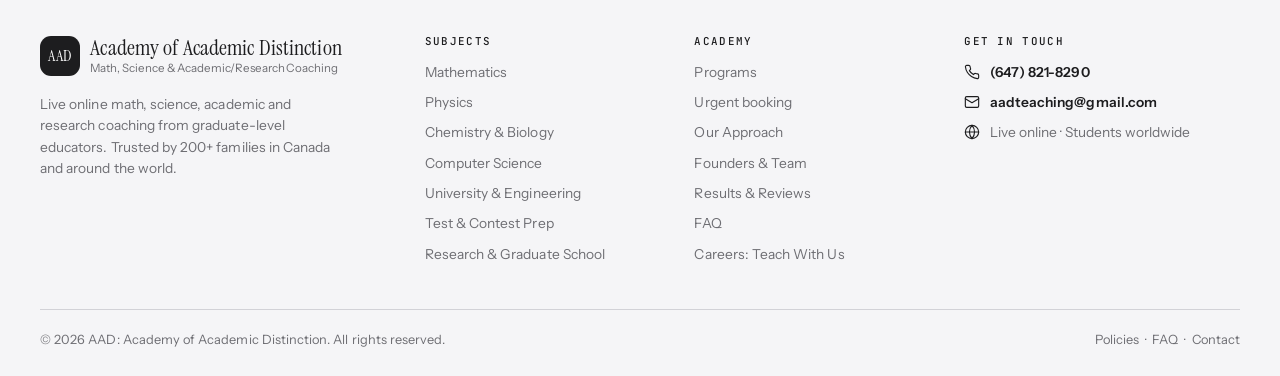
<file: faq.html>
<!doctype html>
<html lang="en-CA">
<head>
  <meta charset="utf-8">
  <meta name="viewport" content="width=device-width, initial-scale=1, viewport-fit=cover">
  <title>FAQ — AAD: Academy of Academic Distinction</title>
  <meta name="description" content="Answers to common questions about our teachers, online sessions, programs, policies, results and research mentorship.">
  <meta name="theme-color" content="#ffffff">
  <meta property="og:type" content="website">
  <meta property="og:site_name" content="AAD: Academy of Academic Distinction">
  <meta property="og:title" content="FAQ — AAD: Academy of Academic Distinction">
  <meta property="og:description" content="Answers to common questions about our teachers, online sessions, programs, policies, results and research mentorship.">
  <meta name="twitter:card" content="summary">
  <link rel="icon" href="assets/img/favicon.svg" type="image/svg+xml">
  <link rel="preconnect" href="https://fonts.googleapis.com">
  <link rel="preconnect" href="https://fonts.gstatic.com" crossorigin>
  <link rel="stylesheet" href="https://fonts.googleapis.com/css2?family=Instrument+Sans:wght@400..700&amp;family=Instrument+Serif:ital@0;1&amp;family=JetBrains+Mono:wght@400;500&amp;family=Caveat:wght@600&amp;display=swap">
  <link rel="stylesheet" href="assets/css/styles.css">
  <script>document.documentElement.classList.add("js");</script>
  <script src="assets/js/config.js" defer></script>
  <script src="assets/js/main.js" defer></script>
</head>
<body>
<svg width="0" height="0" style="position:absolute" aria-hidden="true">
  <symbol id="i-phone" viewBox="0 0 24 24"><path d="M22 16.92v3a2 2 0 0 1-2.18 2 19.8 19.8 0 0 1-8.63-3.07 19.5 19.5 0 0 1-6-6A19.8 19.8 0 0 1 2.12 4.18 2 2 0 0 1 4.11 2h3a2 2 0 0 1 2 1.72c.13.96.36 1.9.7 2.81a2 2 0 0 1-.45 2.11L8.09 9.91a16 16 0 0 0 6 6l1.27-1.27a2 2 0 0 1 2.11-.45c.91.34 1.85.57 2.81.7A2 2 0 0 1 22 16.92z"/></symbol>
  <symbol id="i-mail" viewBox="0 0 24 24"><rect x="2" y="4" width="20" height="16" rx="2"/><path d="m22 7-10 6L2 7"/></symbol>
  <symbol id="i-pin" viewBox="0 0 24 24"><path d="M20 10c0 6-8 12-8 12s-8-6-8-12a8 8 0 0 1 16 0Z"/><circle cx="12" cy="10" r="3"/></symbol>
  <symbol id="i-clock" viewBox="0 0 24 24"><circle cx="12" cy="12" r="10"/><path d="M12 6v6l4 2"/></symbol>
  <symbol id="i-check" viewBox="0 0 24 24"><path d="M20 6 9 17l-5-5"/></symbol>
  <symbol id="i-arrow" viewBox="0 0 24 24"><path d="M5 12h14M13 6l6 6-6 6"/></symbol>
  <symbol id="i-star" viewBox="0 0 24 24"><path d="M12 2l3.09 6.26L22 9.27l-5 4.87 1.18 6.88L12 17.77l-6.18 3.25L7 14.14 2 9.27l6.91-1.01L12 2z" fill="currentColor" stroke="none"/></symbol>
  <symbol id="i-menu" viewBox="0 0 24 24"><path d="M4 7h16M4 12h16M4 17h16"/></symbol>
  <symbol id="i-x" viewBox="0 0 24 24"><path d="M18 6 6 18M6 6l12 12"/></symbol>
  <symbol id="i-sigma" viewBox="0 0 24 24"><path d="M18 7V4H6l6 8-6 8h12v-3"/></symbol>
  <symbol id="i-atom" viewBox="0 0 24 24"><circle cx="12" cy="12" r="1.4"/><ellipse cx="12" cy="12" rx="10" ry="4"/><ellipse cx="12" cy="12" rx="10" ry="4" transform="rotate(60 12 12)"/><ellipse cx="12" cy="12" rx="10" ry="4" transform="rotate(120 12 12)"/></symbol>
  <symbol id="i-flask" viewBox="0 0 24 24"><path d="M9 3h6M10 3v6L4.5 18.5A2 2 0 0 0 6.2 21.5h11.6a2 2 0 0 0 1.7-3L14 9V3"/><path d="M7.5 15h9"/></symbol>
  <symbol id="i-code" viewBox="0 0 24 24"><path d="m16 18 6-6-6-6M8 6l-6 6 6 6"/></symbol>
  <symbol id="i-cpu" viewBox="0 0 24 24"><rect x="5" y="5" width="14" height="14" rx="2"/><rect x="9" y="9" width="6" height="6"/><path d="M9 2v3M15 2v3M9 19v3M15 19v3M2 9h3M2 15h3M19 9h3M19 15h3"/></symbol>
  <symbol id="i-target" viewBox="0 0 24 24"><circle cx="12" cy="12" r="10"/><circle cx="12" cy="12" r="6"/><circle cx="12" cy="12" r="2"/></symbol>
  <symbol id="i-compass" viewBox="0 0 24 24"><circle cx="12" cy="12" r="10"/><path d="m16.24 7.76-2.12 6.36-6.36 2.12 2.12-6.36 6.36-2.12z"/></symbol>
  <symbol id="i-cap" viewBox="0 0 24 24"><path d="M22 10 12 5 2 10l10 5 10-5Z"/><path d="M6 12v5c3 2 9 2 12 0v-5"/><path d="M22 10v6"/></symbol>
  <symbol id="i-chart" viewBox="0 0 24 24"><path d="M3 3v18h18"/><path d="m7 15 4-4 3 3 5-6"/></symbol>
  <symbol id="i-users" viewBox="0 0 24 24"><path d="M16 21v-2a4 4 0 0 0-4-4H6a4 4 0 0 0-4 4v2"/><circle cx="9" cy="7" r="4"/><path d="M22 21v-2a4 4 0 0 0-3-3.87M16 3.13a4 4 0 0 1 0 7.75"/></symbol>
  <symbol id="i-shield" viewBox="0 0 24 24"><path d="M12 22s8-4 8-10V5l-8-3-8 3v7c0 6 8 10 8 10z"/><path d="m9 12 2 2 4-4"/></symbol>
  <symbol id="i-globe" viewBox="0 0 24 24"><circle cx="12" cy="12" r="10"/><path d="M2 12h20M12 2a15 15 0 0 1 0 20M12 2a15 15 0 0 0 0 20"/></symbol>
  <symbol id="i-monitor" viewBox="0 0 24 24"><rect x="2" y="3" width="20" height="14" rx="2"/><path d="M8 21h8M12 17v4"/></symbol>
  <symbol id="i-home" viewBox="0 0 24 24"><path d="m3 10 9-7 9 7v10a1 1 0 0 1-1 1h-5v-6H9v6H4a1 1 0 0 1-1-1z"/></symbol>
  <symbol id="i-bulb" viewBox="0 0 24 24"><path d="M9 18h6M10 22h4M12 2a7 7 0 0 0-4 12.74V17h8v-2.26A7 7 0 0 0 12 2z"/></symbol>
  <symbol id="i-clipboard" viewBox="0 0 24 24"><rect x="5" y="4" width="14" height="18" rx="2"/><path d="M9 2h6v4H9zM9 12h6M9 16h4"/></symbol>
  <symbol id="i-message" viewBox="0 0 24 24"><path d="M21 15a2 2 0 0 1-2 2H7l-4 4V5a2 2 0 0 1 2-2h14a2 2 0 0 1 2 2z"/></symbol>
  <symbol id="i-calendar" viewBox="0 0 24 24"><rect x="3" y="4" width="18" height="18" rx="2"/><path d="M16 2v4M8 2v4M3 10h18"/></symbol>
  <symbol id="i-search" viewBox="0 0 24 24"><circle cx="11" cy="11" r="7"/><path d="m21 21-4.3-4.3"/></symbol>
  <symbol id="i-lock" viewBox="0 0 24 24"><rect x="4" y="11" width="16" height="10" rx="2"/><path d="M8 11V7a4 4 0 0 1 8 0v4"/></symbol>
  <symbol id="i-book" viewBox="0 0 24 24"><path d="M4 19.5A2.5 2.5 0 0 1 6.5 17H20V3H6.5A2.5 2.5 0 0 0 4 5.5z"/><path d="M4 19.5A2.5 2.5 0 0 0 6.5 22H20v-5"/></symbol>
  <symbol id="i-award" viewBox="0 0 24 24"><circle cx="12" cy="8" r="6"/><path d="M8.2 13.2 7 22l5-3 5 3-1.2-8.8"/></symbol>
  <symbol id="i-refresh" viewBox="0 0 24 24"><path d="M21 12a9 9 0 0 1-15.5 6.2L3 16M3 12a9 9 0 0 1 15.5-6.2L21 8"/><path d="M21 3v5h-5M3 21v-5h5"/></symbol>
  <symbol id="i-info" viewBox="0 0 24 24"><circle cx="12" cy="12" r="10"/><path d="M12 16v-4M12 8h.01"/></symbol>
  <symbol id="i-pen" viewBox="0 0 24 24"><path d="M12 20h9"/><path d="M16.5 3.5a2.1 2.1 0 0 1 3 3L7 19l-4 1 1-4z"/></symbol>
  <symbol id="i-heart" viewBox="0 0 24 24"><path d="M19 14c1.5-1.5 3-3.4 3-5.5A5.5 5.5 0 0 0 16.5 3c-1.8 0-3 .5-4.5 2-1.5-1.5-2.7-2-4.5-2A5.5 5.5 0 0 0 2 8.5c0 2.3 1.5 4 3 5.5l7 7z"/></symbol>
  <symbol id="i-mic" viewBox="0 0 24 24"><rect x="9" y="2" width="6" height="12" rx="3"/><path d="M5 10a7 7 0 0 0 14 0M12 17v5M8 22h8"/></symbol>
  <symbol id="i-video" viewBox="0 0 24 24"><rect x="2" y="6" width="14" height="12" rx="2"/><path d="m22 8-6 4 6 4z"/></symbol>
  <symbol id="i-sun" viewBox="0 0 24 24"><circle cx="12" cy="12" r="4"/><path d="M12 2v2M12 20v2M4.9 4.9l1.4 1.4M17.7 17.7l1.4 1.4M2 12h2M20 12h2M4.9 19.1l1.4-1.4M17.7 6.3l1.4-1.4"/></symbol>
  <symbol id="i-moon" viewBox="0 0 24 24"><path d="M21 12.8A9 9 0 1 1 11.2 3a7 7 0 0 0 9.8 9.8z"/></symbol>
  <symbol id="i-instagram" viewBox="0 0 24 24"><rect x="2" y="2" width="20" height="20" rx="5"/><circle cx="12" cy="12" r="4"/><circle cx="17.5" cy="6.5" r="1" fill="currentColor" stroke="none"/></symbol>
  <symbol id="i-linkedin" viewBox="0 0 24 24"><path d="M16 8a6 6 0 0 1 6 6v7h-4v-7a2 2 0 0 0-4 0v7h-4v-7a6 6 0 0 1 6-6zM2 9h4v12H2z"/><circle cx="4" cy="4" r="2"/></symbol>
  <symbol id="i-youtube" viewBox="0 0 24 24"><path d="M22.5 6.4a2.8 2.8 0 0 0-2-2C18.8 4 12 4 12 4s-6.8 0-8.5.4a2.8 2.8 0 0 0-2 2A29 29 0 0 0 1 12a29 29 0 0 0 .5 5.6 2.8 2.8 0 0 0 2 2c1.7.4 8.5.4 8.5.4s6.8 0 8.5-.4a2.8 2.8 0 0 0 2-2A29 29 0 0 0 23 12a29 29 0 0 0-.5-5.6z"/><path d="m10 15 5-3-5-3z"/></symbol>
  <symbol id="i-facebook" viewBox="0 0 24 24"><path d="M18 2h-3a5 5 0 0 0-5 5v3H7v4h3v8h4v-8h3l1-4h-4V7a1 1 0 0 1 1-1h3z"/></symbol>
  <symbol id="i-pause" viewBox="0 0 24 24"><path d="M9 5v14M15 5v14"/></symbol>
  <symbol id="i-play" viewBox="0 0 24 24"><path d="M8 5v14l11-7z" fill="currentColor" stroke="none"/></symbol>
  <symbol id="i-doc" viewBox="0 0 24 24"><path d="M14 2H6a2 2 0 0 0-2 2v16a2 2 0 0 0 2 2h12a2 2 0 0 0 2-2V8z"/><path d="M14 2v6h6M8 13h8M8 17h5"/></symbol>
  <symbol id="i-send" viewBox="0 0 24 24"><path d="M22 2 11 13M22 2l-7 20-4-9-9-4z"/></symbol>
  <symbol id="i-steth" viewBox="0 0 24 24"><path d="M5 3v6a5 5 0 0 0 10 0V3"/><path d="M10 14v2a5 5 0 0 0 10 0v-3"/><circle cx="20" cy="11" r="2"/></symbol>
  <symbol id="i-trophy" viewBox="0 0 24 24"><path d="M8 21h8M12 17v4M7 4h10v5a5 5 0 0 1-10 0z"/><path d="M17 5h3v2a3 3 0 0 1-3 3M7 5H4v2a3 3 0 0 0 3 3"/></symbol>
  <symbol id="i-dna" viewBox="0 0 24 24"><path d="M7 3c0 5 10 5 10 9s-10 4-10 9M17 3c0 5-10 5-10 9s10 4 10 9"/><path d="M8.5 6h7M9 18h6M10.5 9.5h3M10.5 14.5h3"/></symbol>
  <symbol id="i-bolt" viewBox="0 0 24 24"><path d="M13.5 2 4 13.5h7L10 22l9.5-11.5h-7z" fill="currentColor" stroke="none"/></symbol>
  <symbol id="i-flame" viewBox="0 0 24 24"><path d="M12 2c1 4 6 6 6 12a6 6 0 0 1-12 0c0-3 2-5 3-6 0 2 1 3 2 3 0-3-1-6 1-9z"/></symbol>
</svg>
<a class="skip-link" href="#main">Skip to content</a>

<header class="site-header">
  <div class="container header-inner">
      <a class="brand" href="index.html" aria-label="AAD: Academy of Academic Distinction — home">
        <span class="brand-mark" aria-hidden="true">AAD</span>
        <span class="brand-text"><span class="brand-name">Academy of Academic Distinction</span><span class="brand-sub">Math, Science &amp; Academic/Research Coaching</span></span>
      </a>
    <div class="header-btns">
      <a class="btn btn-urgent btn-sm" href="book-now.html"><svg class="i i-bolt" aria-hidden="true"><use href="#i-bolt"/></svg><span>Book Now!</span></a>
      <a class="btn btn-sm btn-cta" href="book.html"><span>Free Consultation</span></a>
    </div>
    <nav class="nav" id="site-nav" aria-label="Main">
      <ul class="nav-list">
          <li><a href="subjects.html">Subjects</a></li>
          <li><a href="programs.html">Programs</a></li>
          <li><a href="approach.html">Our Approach</a></li>
          <li><a href="results.html">Results</a></li>
          <li><a href="faq.html" aria-current="page">FAQ</a></li>
          <li><a href="contact.html">Contact</a></li>
      </ul>
      <a class="btn btn-urgent btn-sm nav-urgent" href="book-now.html"><svg class="i i-bolt" aria-hidden="true"><use href="#i-bolt"/></svg><span><span class="lbl-x">Urgently </span>Book Now!</span></a>
      <a class="btn btn-sm nav-cta btn-cta" href="book.html"><span><span class="lbl-x">Book </span>Free Consultation</span></a>
    </nav>
    <button class="nav-toggle" type="button" aria-controls="site-nav" aria-expanded="false" aria-label="Open menu">
      <svg class="i i-open" aria-hidden="true"><use href="#i-menu"/></svg><svg class="i i-close" aria-hidden="true"><use href="#i-x"/></svg>
    </button>
  </div>
  <div class="scroll-progress" aria-hidden="true"><span></span></div>
</header>

<main id="main">
<section class="page-hero">
  <div class="container">
    <div class="page-hero-copy">
      <ol class="breadcrumb"><li><a href="index.html">Home</a></li><li>FAQ</li></ol>
      <span class="eyebrow">Frequently asked questions</span>
      <h1>Questions, <em>answered.</em></h1>
      <p class="lead">Everything families ask before getting started. Can't find it? Call or text us anytime.</p>
    </div>
    <div class="mosaic page-hero-media" data-animate role="img" aria-label="Photo collage: Students in live online lessons"><div class="tile tile-1" data-rotator data-interval="6800" data-delay="0"><img class="is-on" src="assets/img/photos/8055848-800.webp" srcset="assets/img/photos/8055848-800.webp 800w, assets/img/photos/8055848-1400.webp 1400w" sizes="(max-width: 640px) 100vw, 45vw" alt="" decoding="async" loading="lazy"><img data-src="assets/img/photos/5905705-800.webp" data-srcset="assets/img/photos/5905705-800.webp 800w, assets/img/photos/5905705-1400.webp 1400w" sizes="(max-width: 640px) 100vw, 45vw" alt="" decoding="async"></div><div class="tile tile-2" data-rotator data-interval="6800" data-delay="1360"><img class="is-on" src="assets/img/photos/6937717-800.webp" srcset="assets/img/photos/6937717-800.webp 800w" sizes="(max-width: 640px) 50vw, 22vw" alt="" decoding="async" loading="lazy"><img data-src="assets/img/photos/4143791-800.webp" data-srcset="assets/img/photos/4143791-800.webp 800w" sizes="(max-width: 640px) 50vw, 22vw" alt="" decoding="async"></div><div class="tile tile-3" data-rotator data-interval="6800" data-delay="2720"><img class="is-on" src="assets/img/photos/7574203-800.webp" srcset="assets/img/photos/7574203-800.webp 800w" sizes="(max-width: 640px) 50vw, 22vw" alt="" decoding="async" loading="lazy"><img data-src="assets/img/photos/8363013-800.webp" data-srcset="assets/img/photos/8363013-800.webp 800w" sizes="(max-width: 640px) 50vw, 22vw" alt="" decoding="async" style="object-position:50% 58%"></div><div class="tile tile-4" data-rotator data-interval="6800" data-delay="4080"><img class="is-on" src="assets/img/photos/6958519-800.webp" srcset="assets/img/photos/6958519-800.webp 800w" sizes="(max-width: 640px) 50vw, 22vw" alt="" decoding="async" loading="lazy"><img data-src="assets/img/photos/6345307-800.webp" data-srcset="assets/img/photos/6345307-800.webp 800w" sizes="(max-width: 640px) 50vw, 22vw" alt="" decoding="async"></div><div class="tile tile-5" data-rotator data-interval="6800" data-delay="5440"><img class="is-on" src="assets/img/photos/4260481-800.webp" srcset="assets/img/photos/4260481-800.webp 800w" sizes="(max-width: 640px) 50vw, 22vw" alt="" decoding="async" loading="lazy" style="object-position:50% 60%"><img data-src="assets/img/photos/13292119-800.webp" data-srcset="assets/img/photos/13292119-800.webp 800w" sizes="(max-width: 640px) 50vw, 22vw" alt="" decoding="async" style="object-position:50% 35%"></div></div>
  </div>
</section>

<section class="section section--white">
  <div class="container faq-layout">
    <aside class="faq-nav" data-spy>
      <div class="faq-search">
        <svg class="i i-search" aria-hidden="true"><use href="#i-search"/></svg>
        <label class="visually-hidden" for="faq-q">Search questions</label>
        <input id="faq-q" type="search" placeholder="Search questions…" data-faq-search autocomplete="off">
      </div>
      <ul>
        <li><a href="#getting-started">Getting started</a></li>
        <li><a href="#sessions">Online sessions</a></li>
        <li><a href="#teachers">Founders &amp; teachers</a></li>
        <li><a href="#research-faq">Research &amp; grad school</a></li>
        <li><a href="#billing">Programs &amp; billing</a></li>
        <li><a href="#policies">Policies</a></li>
        <li><a href="#outcomes">Progress &amp; results</a></li>
      </ul>
      <div class="aside-card aside-card--dark faq-help">
        <h3>Still have questions?</h3>
        <ul class="aside-contact">
          <li data-show-if="phone"><svg class="i i-phone" aria-hidden="true"><use href="#i-phone"/></svg><a href="tel:+16478218290" data-config-href="phone" data-config="phone">(647) 821-8290</a></li>
          <li data-show-if="email"><svg class="i i-mail" aria-hidden="true"><use href="#i-mail"/></svg><a href="mailto:aadteaching@gmail.com" data-config-href="email" data-config="email">aadteaching@gmail.com</a></li>
        </ul>
      </div>
    </aside>

    <div>
      <div class="faq-group" id="getting-started">
        <h2>Getting started</h2>
        <div class="faq-list">
          <details class="faq-item"><summary>How does the free consultation work?</summary><div class="faq-answer"><p>It's a relaxed 30-minute video or phone call with an academic director. We'll ask about goals, current marks, upcoming tests and what has or hasn't worked before, then recommend a plan, with no obligation to continue.</p></div></details>
          <details class="faq-item"><summary>What grades and levels do you teach?</summary><div class="faq-answer"><p>Grade 3 through university and graduate school. Our specialist strengths are Grades 9–12 (including IB, AP and A-Level), first- and second-year university STEM, and research and graduate school mentorship.</p></div></details>
          <details class="faq-item"><summary>Which subjects do you offer?</summary><div class="faq-answer"><p>Mathematics, physics, chemistry, biology and computer science, plus university engineering, test and contest preparation, and research and graduate school mentorship. See our <a href="subjects.html">Subjects page</a>.</p></div></details>
          <details class="faq-item"><summary>Can I book an urgent session, like today or tomorrow?</summary><div class="faq-answer"><p>Yes. Use <a href="book-now.html">Urgently Book Now</a>: pick your subject, how long you need and a start time in your own time zone, then leave an email or cell number. We check availability and confirm by email or text, usually within 2 hours during office hours. Your session isn't booked until you hear from us. Need help within the hour? Call or text us.</p></div></details>
          <details class="faq-item"><summary>How quickly can we start?</summary><div class="faq-answer"><p>Most students begin within a week of their consultation. We keep our roster small, so spots fill quickly each term, especially before exam season. We recommend booking early.</p></div></details>
          <details class="faq-item"><summary>Where are your students located?</summary><div class="faq-answer"><p>Anywhere with an internet connection. We're based in Toronto and teach entirely online, with families across Canada, the U.S., the U.K. and Asia. Every session is scheduled in your local time.</p></div></details>
        </div>
      </div>

      <div class="faq-group" id="sessions">
        <h2>Online sessions</h2>
        <div class="faq-list">
          <details class="faq-item"><summary>How do online sessions work?</summary><div class="faq-answer"><p>Every session is live and one-on-one over video (Zoom or Google Meet), with a shared digital whiteboard. The whiteboard is saved after each lesson, and parents are always welcome to sit in.</p></div></details>
          <details class="faq-item"><summary>Is online tutoring as effective as in-person?</summary><div class="faq-answer"><p>In our experience, yes, and often more so. There's no travel time, notes are saved for review, and you're matched with the best teacher for your course, not just whoever lives nearby.</p></div></details>
          <details class="faq-item"><summary>How long are sessions, and how often?</summary><div class="faq-answer"><p>Sessions are usually 60 minutes; 45 minutes for younger students and 90 minutes for senior, university and research sessions. Most students meet weekly, and twice weekly before major exams.</p></div></details>
          <details class="faq-item"><summary>Will you help with homework?</summary><div class="faq-answer"><p>Yes, in a way that builds independence. We use homework to teach the underlying ideas so students can do the work themselves. We never complete graded work for students.</p></div></details>
          <details class="faq-item"><summary>What do we need for online sessions?</summary><div class="faq-answer"><p>A laptop or tablet with a camera and a stable internet connection. A stylus is helpful but not required. We'll send everything you need before the first session.</p></div></details>
        </div>
      </div>

      <div class="faq-group" id="teachers">
        <h2>Founders &amp; teachers</h2>
        <div class="faq-list">
          <details class="faq-item"><summary>Who founded AAD?</summary><div class="faq-answer"><p>AAD was founded by two experts: a PhD from the University of Toronto with years of university research and teaching, and an MD from the University of Ottawa's Faculty of Medicine. <a href="approach.html#founders">Meet our founders</a>.</p></div></details>
          <details class="faq-item"><summary>Who are your teachers?</summary><div class="faq-answer"><p>Our team of 10+ educators all hold or are completing Master's, PhD or MD degrees, and many are published researchers with university teaching experience. Every teacher is trained in the AAD method.</p></div></details>
          <details class="faq-item"><summary>How do you match a teacher with my child?</summary><div class="faq-answer"><p>We match on subject expertise, curriculum, level, learning style, personality and schedule. Your consultation notes go straight to the teacher, so the first session starts with context.</p></div></details>
          <details class="faq-item"><summary>Can we change teachers?</summary><div class="faq-answer"><p>Of course, at any time and at no cost. A strong student–teacher relationship matters.</p></div></details>
          <details class="faq-item"><summary>Are your teachers background-checked?</summary><div class="faq-answer"><p>Yes. We check references for every teacher, and every teacher who works with students under 18 provides a police vulnerable sector check.</p></div></details>
        </div>
      </div>

      <div class="faq-group" id="research-faq">
        <h2>Research &amp; grad school</h2>
        <div class="faq-list">
          <details class="faq-item"><summary>Can you help me publish a research paper?</summary><div class="faq-answer"><p>Yes. Published researchers mentor students through the whole process: shaping the research question, analysing results, writing and structuring the paper, choosing a venue, submitting and responding to reviewers.</p></div></details>
          <details class="faq-item"><summary>Do you help with Master's and PhD applications?</summary><div class="faq-answer"><p>Yes: research statements and statements of purpose, academic CVs, contacting potential supervisors, scholarship applications and interview preparation. Our mentees are now in graduate programs in Canada and Europe.</p></div></details>
          <details class="faq-item"><summary>Is research mentorship only for university students?</summary><div class="faq-answer"><p>No. Ambitious high school students can complete real research projects for science fairs, competitions and university applications.</p></div></details>
        </div>
      </div>

      <div class="faq-group" id="billing">
        <h2>Programs &amp; billing</h2>
        <div class="faq-list">
          <details class="faq-item"><summary>How much does it cost?</summary><div class="faq-answer"><p>Every student's needs are different, so we don't publish a one-size price list. In your free consultation we recommend the right program and walk you through clear, tailored options, with no pressure. <a href="book.html">Book your free consultation</a>.</p></div></details>
          <details class="faq-item"><summary>Which program is right for us?</summary><div class="faq-answer"><p>Most families choose Term Academic Coaching for steady improvement; others need targeted one-on-one help, an exam bootcamp or research mentorship. See our <a href="programs.html">Programs page</a>, or let us recommend one in your consultation.</p></div></details>
          <details class="faq-item"><summary>Are there sign-up fees or long contracts?</summary><div class="faq-answer"><p>No. There are no registration fees and no long-term contracts.</p></div></details>
          <details class="faq-item"><summary>How can I pay?</summary><div class="faq-answer"><p>Interac e-Transfer and major credit cards. You'll receive an invoice and receipt for every payment.</p></div></details>
          <details class="faq-item"><summary>Do you offer sibling or group options?</summary><div class="faq-answer"><p>Yes. Siblings and small groups of 2–4 students can learn together. Ask about options in your consultation.</p></div></details>
        </div>
      </div>

      <div class="faq-group" id="policies">
        <h2>Policies</h2>
        <div class="faq-list">
          <details class="faq-item"><summary>What is your cancellation policy?</summary><div class="faq-answer"><p>Sessions can be rescheduled or cancelled free of charge with at least 24 hours' notice. We always make exceptions for genuine emergencies and illness.</p></div></details>
          <details class="faq-item"><summary>What is your fit guarantee?</summary><div class="faq-answer"><p>If your first paid session isn't the right fit, let us know within 48 hours. We'll refund it in full or re-match you with a different teacher, your choice.</p></div></details>
          <details class="faq-item"><summary>How do you protect student privacy?</summary><div class="faq-answer"><p>Information you share is used only to provide our services. We never sell or share personal information, and sessions are recorded only with your permission.</p></div></details>
        </div>
      </div>

      <div class="faq-group" id="outcomes">
        <h2>Progress &amp; results</h2>
        <div class="faq-list">
          <details class="faq-item"><summary>How do you measure progress?</summary><div class="faq-answer"><p>A diagnostic baseline, notes after every session, practice results and school marks, plus a written progress report every four weeks on our coaching programs.</p></div></details>
          <details class="faq-item"><summary>How soon will we see results?</summary><div class="faq-answer"><p>Most families notice more confidence within the first few weeks. Marks typically follow within one or two reporting periods, depending on the starting point.</p></div></details>
          <details class="faq-item"><summary>Do you guarantee grades?</summary><div class="faq-answer"><p>No honest tutor can guarantee a grade. What we guarantee is expert teaching, a clear plan, transparent reporting and our fit guarantee.</p></div></details>
        </div>
      </div>

      <p class="faq-empty">No questions match your search. <a href="contact.html">Ask us directly</a> and we'll reply within one business day.</p>
    </div>
  </div>
</section>

<section class="section section--tight">
  <div class="container">
    <div class="cta-band reveal">
      <div class="cta-copy">
        <span class="cta-spots"><span class="live-dot"></span> Spots fill quickly each term</span>
        <h2>Book your free <em>consultation.</em></h2>
        <p>Thirty minutes with an academic director. You'll leave with a clear plan, whether or not you join the 200+ families who trust AAD.</p>
        <div class="cta-actions">
          <a class="btn btn-lg btn-cta" href="book.html">Book Your Free Consultation</a>
          <a class="btn btn-ghost-light btn-lg" href="tel:+16478218290" data-config-href="phone" data-show-if="phone"><svg class="i i-phone" aria-hidden="true"><use href="#i-phone"/></svg> <span data-config="phone">(647) 821-8290</span></a>
        </div>
        <ul class="areas" aria-label="Highlights">
          <li>100% live online</li><li>Any time zone</li><li>10+ graduate-level teachers</li><li>No obligation</li>
        </ul>
      </div>
      <div class="cta-media" data-rotator data-interval="4600" role="img" aria-label="Families learning together at home"><img class="is-on" src="assets/img/photos/4260743-800.webp" srcset="assets/img/photos/4260743-800.webp 800w, assets/img/photos/4260743-1400.webp 1400w" sizes="(max-width: 1060px) 100vw, 50vw" alt="" decoding="async" loading="lazy"><img data-src="assets/img/photos/6986440-800.webp" data-srcset="assets/img/photos/6986440-800.webp 800w, assets/img/photos/6986440-1400.webp 1400w" sizes="(max-width: 1060px) 100vw, 50vw" alt="" decoding="async"><img data-src="assets/img/photos/3912384-800.webp" data-srcset="assets/img/photos/3912384-800.webp 800w, assets/img/photos/3912384-1400.webp 1400w" sizes="(max-width: 1060px) 100vw, 50vw" alt="" decoding="async"><img data-src="assets/img/photos/4008780-800.webp" data-srcset="assets/img/photos/4008780-800.webp 800w, assets/img/photos/4008780-1400.webp 1400w" sizes="(max-width: 1060px) 100vw, 50vw" alt="" decoding="async"><img data-src="assets/img/photos/8799258-800.webp" data-srcset="assets/img/photos/8799258-800.webp 800w, assets/img/photos/8799258-1400.webp 1400w" sizes="(max-width: 1060px) 100vw, 50vw" alt="" decoding="async"><img data-src="assets/img/photos/4474007-800.webp" data-srcset="assets/img/photos/4474007-800.webp 800w, assets/img/photos/4474007-1400.webp 1400w" sizes="(max-width: 1060px) 100vw, 50vw" alt="" decoding="async"><img data-src="assets/img/photos/8121121-800.webp" data-srcset="assets/img/photos/8121121-800.webp 800w, assets/img/photos/8121121-1400.webp 1400w" sizes="(max-width: 1060px) 100vw, 50vw" alt="" decoding="async"></div>
    </div>
  </div>
</section>
</main>

<footer class="site-footer">
  <div class="container">
    <div class="footer-grid">
      <div class="footer-brand">
      <a class="brand" href="index.html" aria-label="AAD: Academy of Academic Distinction — home">
        <span class="brand-mark" aria-hidden="true">AAD</span>
        <span class="brand-text"><span class="brand-name">Academy of Academic Distinction</span><span class="brand-sub">Math, Science &amp; Academic/Research Coaching</span></span>
      </a>
        <p class="footer-blurb">Live online math, science, academic and research coaching from graduate-level educators. Trusted by 200+ families in Canada and around the world.</p>
        <ul class="social" aria-label="Social media">
          <li data-show-if="social.instagram"><a href="#" data-config-href="social.instagram" aria-label="Instagram" target="_blank" rel="noopener"><svg class="i i-instagram" aria-hidden="true"><use href="#i-instagram"/></svg></a></li>
          <li data-show-if="social.linkedin"><a href="#" data-config-href="social.linkedin" aria-label="LinkedIn" target="_blank" rel="noopener"><svg class="i i-linkedin" aria-hidden="true"><use href="#i-linkedin"/></svg></a></li>
          <li data-show-if="social.youtube"><a href="#" data-config-href="social.youtube" aria-label="YouTube" target="_blank" rel="noopener"><svg class="i i-youtube" aria-hidden="true"><use href="#i-youtube"/></svg></a></li>
          <li data-show-if="social.facebook"><a href="#" data-config-href="social.facebook" aria-label="Facebook" target="_blank" rel="noopener"><svg class="i i-facebook" aria-hidden="true"><use href="#i-facebook"/></svg></a></li>
        </ul>
      </div>
      <div class="footer-col">
        <h4>Subjects</h4>
        <ul>
          <li><a href="subjects.html#math">Mathematics</a></li>
          <li><a href="subjects.html#physics">Physics</a></li>
          <li><a href="subjects.html#chemistry-biology">Chemistry &amp; Biology</a></li>
          <li><a href="subjects.html#computer-science">Computer Science</a></li>
          <li><a href="subjects.html#university">University &amp; Engineering</a></li>
          <li><a href="subjects.html#test-prep">Test &amp; Contest Prep</a></li>
          <li><a href="subjects.html#mentorship">Research &amp; Graduate School</a></li>
        </ul>
      </div>
      <div class="footer-col">
        <h4>Academy</h4>
        <ul>
          <li><a href="programs.html">Programs</a></li>
          <li><a href="book-now.html">Urgent booking</a></li>
          <li><a href="approach.html">Our Approach</a></li>
          <li><a href="approach.html#founders">Founders &amp; Team</a></li>
          <li><a href="results.html">Results &amp; Reviews</a></li>
          <li><a href="faq.html">FAQ</a></li>
          <li><a href="contact.html?topic=careers">Careers: Teach With Us</a></li>
        </ul>
      </div>
      <div class="footer-col">
        <h4>Get in touch</h4>
        <ul class="footer-contact">
          <li data-show-if="phone"><svg class="i i-phone" aria-hidden="true"><use href="#i-phone"/></svg><a href="tel:+16478218290" data-config-href="phone" data-config="phone">(647) 821-8290</a></li>
          <li data-show-if="email"><svg class="i i-mail" aria-hidden="true"><use href="#i-mail"/></svg><a href="mailto:aadteaching@gmail.com" data-config-href="email" data-config="email">aadteaching@gmail.com</a></li>
          <li><svg class="i i-globe" aria-hidden="true"><use href="#i-globe"/></svg><span data-config="serviceArea">Live online · Students worldwide</span></li>
        </ul>
      </div>
    </div>
    <div class="footer-bottom">
      <span>&copy; <span data-year>2026</span> AAD: Academy of Academic Distinction. All rights reserved.</span>
      <span><a href="faq.html#policies">Policies</a> &nbsp;·&nbsp; <a href="faq.html">FAQ</a> &nbsp;·&nbsp; <a href="contact.html">Contact</a></span>
    </div>
  </div>
</footer>

<div class="mobile-cta">
  <a class="btn btn-urgent" href="book-now.html"><svg class="i i-bolt" aria-hidden="true"><use href="#i-bolt"/></svg><span>Book Now!</span></a>
  <a class="btn btn-cta" href="book.html">Free Consultation</a>
</div>
</body>
</html>
</file>
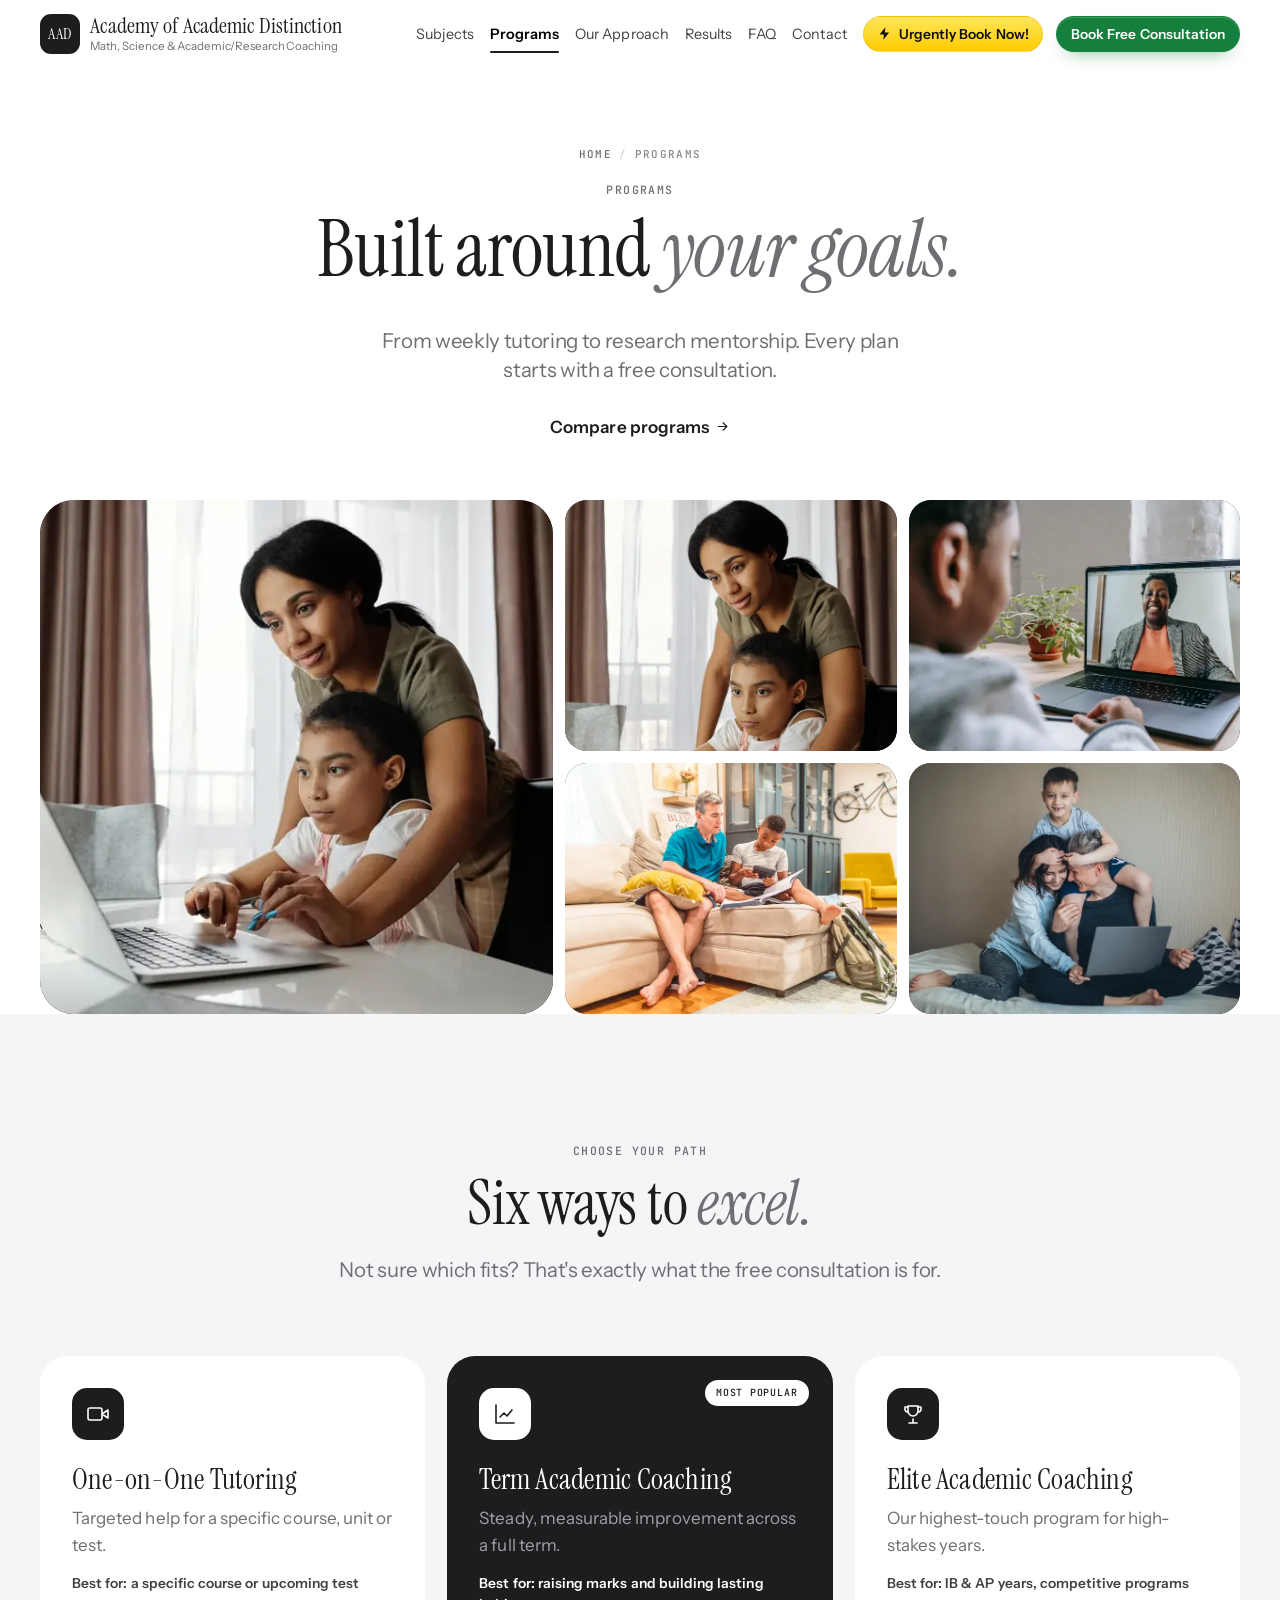
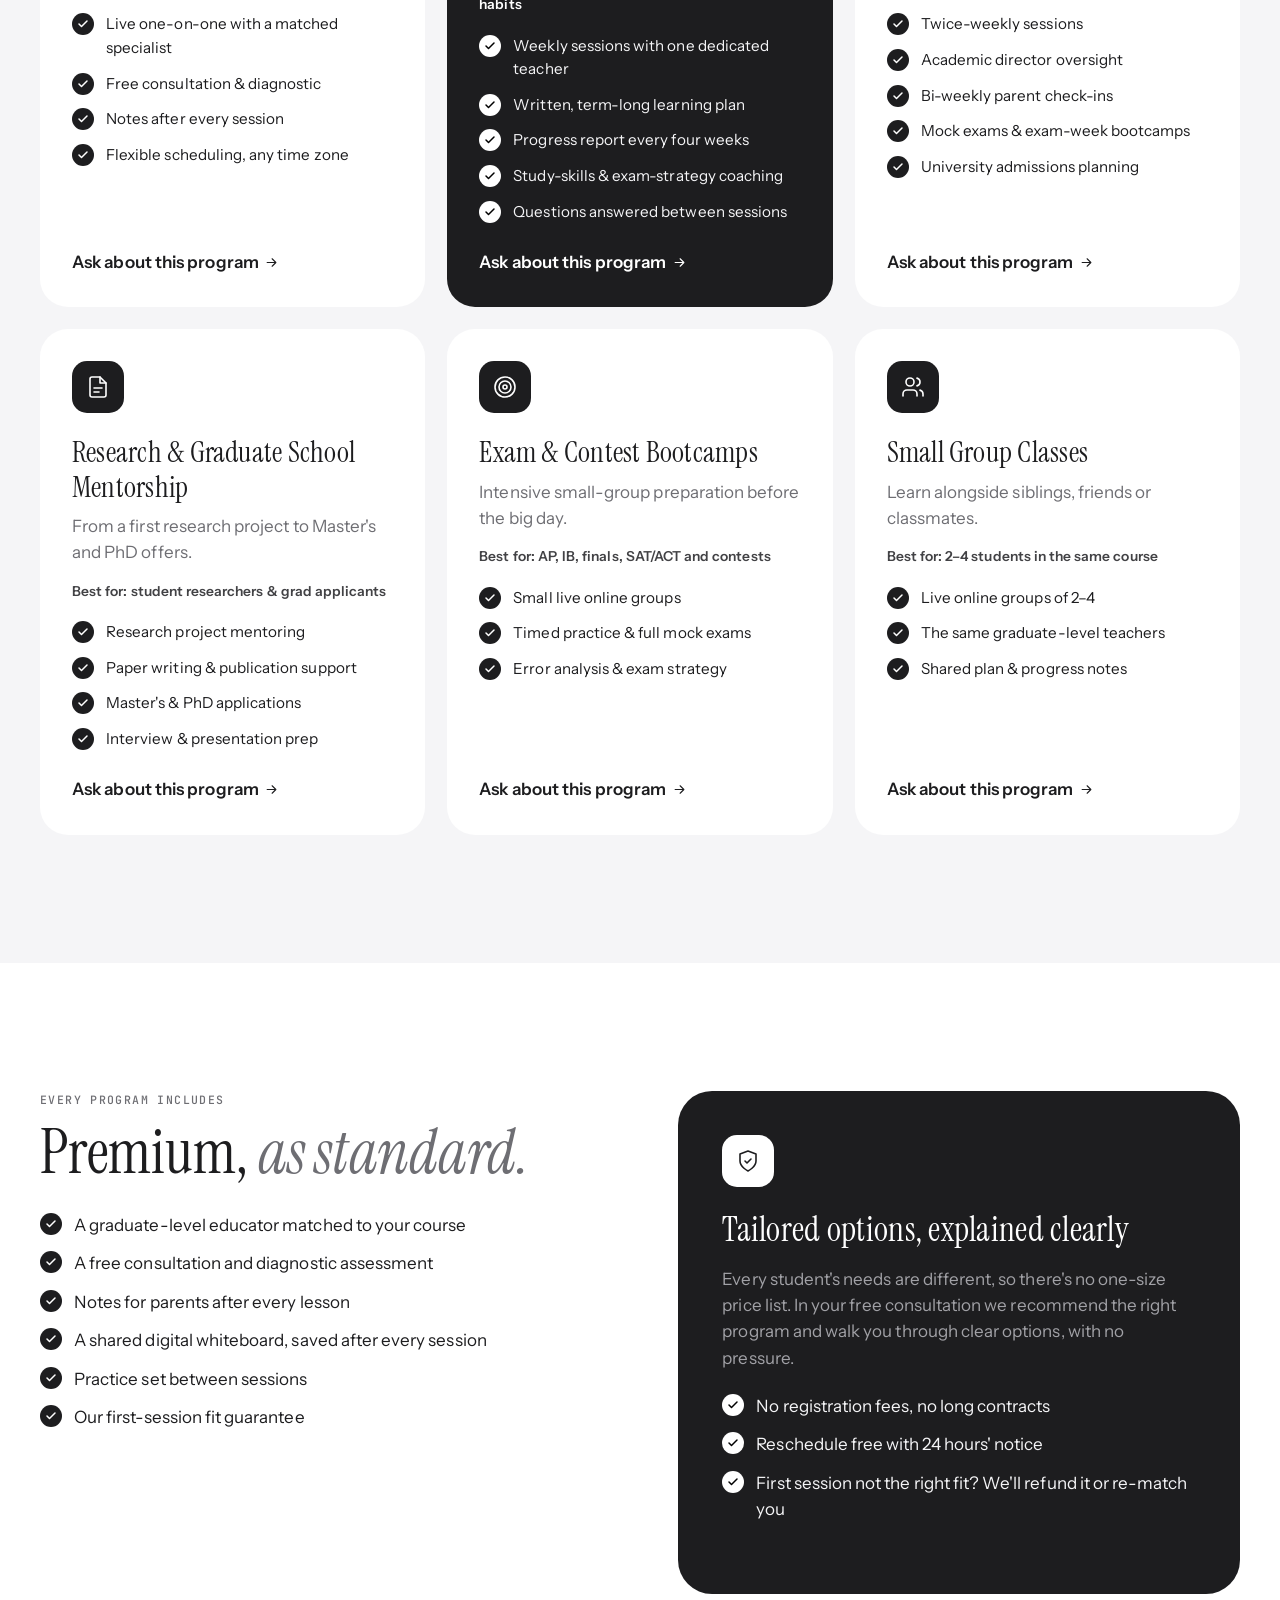
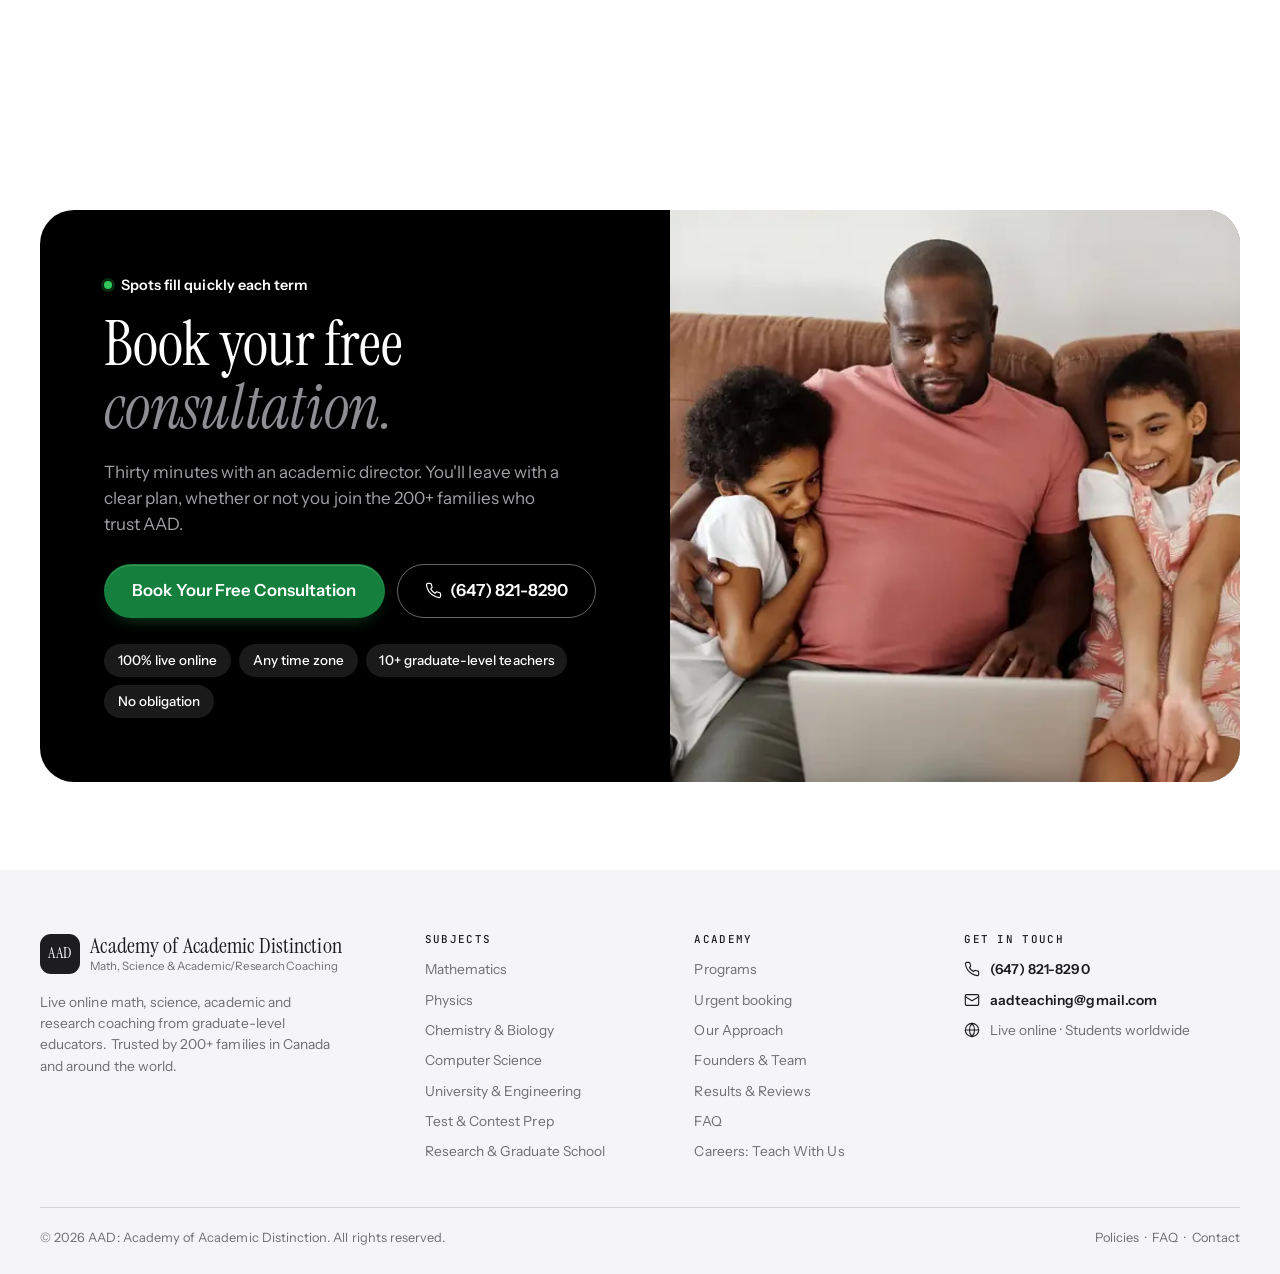
<file: programs.html>
<!doctype html>
<html lang="en-CA">
<head>
  <meta charset="utf-8">
  <meta name="viewport" content="width=device-width, initial-scale=1, viewport-fit=cover">
  <title>Programs — AAD: Academy of Academic Distinction</title>
  <meta name="description" content="One-on-one tutoring, term academic coaching, exam bootcamps and research &amp; graduate school mentorship. Book a free consultation for a personalized plan.">
  <meta name="theme-color" content="#ffffff">
  <meta property="og:type" content="website">
  <meta property="og:site_name" content="AAD: Academy of Academic Distinction">
  <meta property="og:title" content="Programs — AAD: Academy of Academic Distinction">
  <meta property="og:description" content="One-on-one tutoring, term academic coaching, exam bootcamps and research &amp; graduate school mentorship. Book a free consultation for a personalized plan.">
  <meta name="twitter:card" content="summary">
  <link rel="icon" href="assets/img/favicon.svg" type="image/svg+xml">
  <link rel="preconnect" href="https://fonts.googleapis.com">
  <link rel="preconnect" href="https://fonts.gstatic.com" crossorigin>
  <link rel="stylesheet" href="https://fonts.googleapis.com/css2?family=Instrument+Sans:wght@400..700&amp;family=Instrument+Serif:ital@0;1&amp;family=JetBrains+Mono:wght@400;500&amp;family=Caveat:wght@600&amp;display=swap">
  <link rel="stylesheet" href="assets/css/styles.css">
  <script>document.documentElement.classList.add("js");</script>
  <script src="assets/js/config.js" defer></script>
  <script src="assets/js/main.js" defer></script>
</head>
<body>
<svg width="0" height="0" style="position:absolute" aria-hidden="true">
  <symbol id="i-phone" viewBox="0 0 24 24"><path d="M22 16.92v3a2 2 0 0 1-2.18 2 19.8 19.8 0 0 1-8.63-3.07 19.5 19.5 0 0 1-6-6A19.8 19.8 0 0 1 2.12 4.18 2 2 0 0 1 4.11 2h3a2 2 0 0 1 2 1.72c.13.96.36 1.9.7 2.81a2 2 0 0 1-.45 2.11L8.09 9.91a16 16 0 0 0 6 6l1.27-1.27a2 2 0 0 1 2.11-.45c.91.34 1.85.57 2.81.7A2 2 0 0 1 22 16.92z"/></symbol>
  <symbol id="i-mail" viewBox="0 0 24 24"><rect x="2" y="4" width="20" height="16" rx="2"/><path d="m22 7-10 6L2 7"/></symbol>
  <symbol id="i-pin" viewBox="0 0 24 24"><path d="M20 10c0 6-8 12-8 12s-8-6-8-12a8 8 0 0 1 16 0Z"/><circle cx="12" cy="10" r="3"/></symbol>
  <symbol id="i-clock" viewBox="0 0 24 24"><circle cx="12" cy="12" r="10"/><path d="M12 6v6l4 2"/></symbol>
  <symbol id="i-check" viewBox="0 0 24 24"><path d="M20 6 9 17l-5-5"/></symbol>
  <symbol id="i-arrow" viewBox="0 0 24 24"><path d="M5 12h14M13 6l6 6-6 6"/></symbol>
  <symbol id="i-star" viewBox="0 0 24 24"><path d="M12 2l3.09 6.26L22 9.27l-5 4.87 1.18 6.88L12 17.77l-6.18 3.25L7 14.14 2 9.27l6.91-1.01L12 2z" fill="currentColor" stroke="none"/></symbol>
  <symbol id="i-menu" viewBox="0 0 24 24"><path d="M4 7h16M4 12h16M4 17h16"/></symbol>
  <symbol id="i-x" viewBox="0 0 24 24"><path d="M18 6 6 18M6 6l12 12"/></symbol>
  <symbol id="i-sigma" viewBox="0 0 24 24"><path d="M18 7V4H6l6 8-6 8h12v-3"/></symbol>
  <symbol id="i-atom" viewBox="0 0 24 24"><circle cx="12" cy="12" r="1.4"/><ellipse cx="12" cy="12" rx="10" ry="4"/><ellipse cx="12" cy="12" rx="10" ry="4" transform="rotate(60 12 12)"/><ellipse cx="12" cy="12" rx="10" ry="4" transform="rotate(120 12 12)"/></symbol>
  <symbol id="i-flask" viewBox="0 0 24 24"><path d="M9 3h6M10 3v6L4.5 18.5A2 2 0 0 0 6.2 21.5h11.6a2 2 0 0 0 1.7-3L14 9V3"/><path d="M7.5 15h9"/></symbol>
  <symbol id="i-code" viewBox="0 0 24 24"><path d="m16 18 6-6-6-6M8 6l-6 6 6 6"/></symbol>
  <symbol id="i-cpu" viewBox="0 0 24 24"><rect x="5" y="5" width="14" height="14" rx="2"/><rect x="9" y="9" width="6" height="6"/><path d="M9 2v3M15 2v3M9 19v3M15 19v3M2 9h3M2 15h3M19 9h3M19 15h3"/></symbol>
  <symbol id="i-target" viewBox="0 0 24 24"><circle cx="12" cy="12" r="10"/><circle cx="12" cy="12" r="6"/><circle cx="12" cy="12" r="2"/></symbol>
  <symbol id="i-compass" viewBox="0 0 24 24"><circle cx="12" cy="12" r="10"/><path d="m16.24 7.76-2.12 6.36-6.36 2.12 2.12-6.36 6.36-2.12z"/></symbol>
  <symbol id="i-cap" viewBox="0 0 24 24"><path d="M22 10 12 5 2 10l10 5 10-5Z"/><path d="M6 12v5c3 2 9 2 12 0v-5"/><path d="M22 10v6"/></symbol>
  <symbol id="i-chart" viewBox="0 0 24 24"><path d="M3 3v18h18"/><path d="m7 15 4-4 3 3 5-6"/></symbol>
  <symbol id="i-users" viewBox="0 0 24 24"><path d="M16 21v-2a4 4 0 0 0-4-4H6a4 4 0 0 0-4 4v2"/><circle cx="9" cy="7" r="4"/><path d="M22 21v-2a4 4 0 0 0-3-3.87M16 3.13a4 4 0 0 1 0 7.75"/></symbol>
  <symbol id="i-shield" viewBox="0 0 24 24"><path d="M12 22s8-4 8-10V5l-8-3-8 3v7c0 6 8 10 8 10z"/><path d="m9 12 2 2 4-4"/></symbol>
  <symbol id="i-globe" viewBox="0 0 24 24"><circle cx="12" cy="12" r="10"/><path d="M2 12h20M12 2a15 15 0 0 1 0 20M12 2a15 15 0 0 0 0 20"/></symbol>
  <symbol id="i-monitor" viewBox="0 0 24 24"><rect x="2" y="3" width="20" height="14" rx="2"/><path d="M8 21h8M12 17v4"/></symbol>
  <symbol id="i-home" viewBox="0 0 24 24"><path d="m3 10 9-7 9 7v10a1 1 0 0 1-1 1h-5v-6H9v6H4a1 1 0 0 1-1-1z"/></symbol>
  <symbol id="i-bulb" viewBox="0 0 24 24"><path d="M9 18h6M10 22h4M12 2a7 7 0 0 0-4 12.74V17h8v-2.26A7 7 0 0 0 12 2z"/></symbol>
  <symbol id="i-clipboard" viewBox="0 0 24 24"><rect x="5" y="4" width="14" height="18" rx="2"/><path d="M9 2h6v4H9zM9 12h6M9 16h4"/></symbol>
  <symbol id="i-message" viewBox="0 0 24 24"><path d="M21 15a2 2 0 0 1-2 2H7l-4 4V5a2 2 0 0 1 2-2h14a2 2 0 0 1 2 2z"/></symbol>
  <symbol id="i-calendar" viewBox="0 0 24 24"><rect x="3" y="4" width="18" height="18" rx="2"/><path d="M16 2v4M8 2v4M3 10h18"/></symbol>
  <symbol id="i-search" viewBox="0 0 24 24"><circle cx="11" cy="11" r="7"/><path d="m21 21-4.3-4.3"/></symbol>
  <symbol id="i-lock" viewBox="0 0 24 24"><rect x="4" y="11" width="16" height="10" rx="2"/><path d="M8 11V7a4 4 0 0 1 8 0v4"/></symbol>
  <symbol id="i-book" viewBox="0 0 24 24"><path d="M4 19.5A2.5 2.5 0 0 1 6.5 17H20V3H6.5A2.5 2.5 0 0 0 4 5.5z"/><path d="M4 19.5A2.5 2.5 0 0 0 6.5 22H20v-5"/></symbol>
  <symbol id="i-award" viewBox="0 0 24 24"><circle cx="12" cy="8" r="6"/><path d="M8.2 13.2 7 22l5-3 5 3-1.2-8.8"/></symbol>
  <symbol id="i-refresh" viewBox="0 0 24 24"><path d="M21 12a9 9 0 0 1-15.5 6.2L3 16M3 12a9 9 0 0 1 15.5-6.2L21 8"/><path d="M21 3v5h-5M3 21v-5h5"/></symbol>
  <symbol id="i-info" viewBox="0 0 24 24"><circle cx="12" cy="12" r="10"/><path d="M12 16v-4M12 8h.01"/></symbol>
  <symbol id="i-pen" viewBox="0 0 24 24"><path d="M12 20h9"/><path d="M16.5 3.5a2.1 2.1 0 0 1 3 3L7 19l-4 1 1-4z"/></symbol>
  <symbol id="i-heart" viewBox="0 0 24 24"><path d="M19 14c1.5-1.5 3-3.4 3-5.5A5.5 5.5 0 0 0 16.5 3c-1.8 0-3 .5-4.5 2-1.5-1.5-2.7-2-4.5-2A5.5 5.5 0 0 0 2 8.5c0 2.3 1.5 4 3 5.5l7 7z"/></symbol>
  <symbol id="i-mic" viewBox="0 0 24 24"><rect x="9" y="2" width="6" height="12" rx="3"/><path d="M5 10a7 7 0 0 0 14 0M12 17v5M8 22h8"/></symbol>
  <symbol id="i-video" viewBox="0 0 24 24"><rect x="2" y="6" width="14" height="12" rx="2"/><path d="m22 8-6 4 6 4z"/></symbol>
  <symbol id="i-sun" viewBox="0 0 24 24"><circle cx="12" cy="12" r="4"/><path d="M12 2v2M12 20v2M4.9 4.9l1.4 1.4M17.7 17.7l1.4 1.4M2 12h2M20 12h2M4.9 19.1l1.4-1.4M17.7 6.3l1.4-1.4"/></symbol>
  <symbol id="i-moon" viewBox="0 0 24 24"><path d="M21 12.8A9 9 0 1 1 11.2 3a7 7 0 0 0 9.8 9.8z"/></symbol>
  <symbol id="i-instagram" viewBox="0 0 24 24"><rect x="2" y="2" width="20" height="20" rx="5"/><circle cx="12" cy="12" r="4"/><circle cx="17.5" cy="6.5" r="1" fill="currentColor" stroke="none"/></symbol>
  <symbol id="i-linkedin" viewBox="0 0 24 24"><path d="M16 8a6 6 0 0 1 6 6v7h-4v-7a2 2 0 0 0-4 0v7h-4v-7a6 6 0 0 1 6-6zM2 9h4v12H2z"/><circle cx="4" cy="4" r="2"/></symbol>
  <symbol id="i-youtube" viewBox="0 0 24 24"><path d="M22.5 6.4a2.8 2.8 0 0 0-2-2C18.8 4 12 4 12 4s-6.8 0-8.5.4a2.8 2.8 0 0 0-2 2A29 29 0 0 0 1 12a29 29 0 0 0 .5 5.6 2.8 2.8 0 0 0 2 2c1.7.4 8.5.4 8.5.4s6.8 0 8.5-.4a2.8 2.8 0 0 0 2-2A29 29 0 0 0 23 12a29 29 0 0 0-.5-5.6z"/><path d="m10 15 5-3-5-3z"/></symbol>
  <symbol id="i-facebook" viewBox="0 0 24 24"><path d="M18 2h-3a5 5 0 0 0-5 5v3H7v4h3v8h4v-8h3l1-4h-4V7a1 1 0 0 1 1-1h3z"/></symbol>
  <symbol id="i-pause" viewBox="0 0 24 24"><path d="M9 5v14M15 5v14"/></symbol>
  <symbol id="i-play" viewBox="0 0 24 24"><path d="M8 5v14l11-7z" fill="currentColor" stroke="none"/></symbol>
  <symbol id="i-doc" viewBox="0 0 24 24"><path d="M14 2H6a2 2 0 0 0-2 2v16a2 2 0 0 0 2 2h12a2 2 0 0 0 2-2V8z"/><path d="M14 2v6h6M8 13h8M8 17h5"/></symbol>
  <symbol id="i-send" viewBox="0 0 24 24"><path d="M22 2 11 13M22 2l-7 20-4-9-9-4z"/></symbol>
  <symbol id="i-steth" viewBox="0 0 24 24"><path d="M5 3v6a5 5 0 0 0 10 0V3"/><path d="M10 14v2a5 5 0 0 0 10 0v-3"/><circle cx="20" cy="11" r="2"/></symbol>
  <symbol id="i-trophy" viewBox="0 0 24 24"><path d="M8 21h8M12 17v4M7 4h10v5a5 5 0 0 1-10 0z"/><path d="M17 5h3v2a3 3 0 0 1-3 3M7 5H4v2a3 3 0 0 0 3 3"/></symbol>
  <symbol id="i-dna" viewBox="0 0 24 24"><path d="M7 3c0 5 10 5 10 9s-10 4-10 9M17 3c0 5-10 5-10 9s10 4 10 9"/><path d="M8.5 6h7M9 18h6M10.5 9.5h3M10.5 14.5h3"/></symbol>
  <symbol id="i-bolt" viewBox="0 0 24 24"><path d="M13.5 2 4 13.5h7L10 22l9.5-11.5h-7z" fill="currentColor" stroke="none"/></symbol>
  <symbol id="i-flame" viewBox="0 0 24 24"><path d="M12 2c1 4 6 6 6 12a6 6 0 0 1-12 0c0-3 2-5 3-6 0 2 1 3 2 3 0-3-1-6 1-9z"/></symbol>
</svg>
<a class="skip-link" href="#main">Skip to content</a>

<header class="site-header">
  <div class="container header-inner">
      <a class="brand" href="index.html" aria-label="AAD: Academy of Academic Distinction — home">
        <span class="brand-mark" aria-hidden="true">AAD</span>
        <span class="brand-text"><span class="brand-name">Academy of Academic Distinction</span><span class="brand-sub">Math, Science &amp; Academic/Research Coaching</span></span>
      </a>
    <div class="header-btns">
      <a class="btn btn-urgent btn-sm" href="book-now.html"><svg class="i i-bolt" aria-hidden="true"><use href="#i-bolt"/></svg><span>Book Now!</span></a>
      <a class="btn btn-sm btn-cta" href="book.html"><span>Free Consultation</span></a>
    </div>
    <nav class="nav" id="site-nav" aria-label="Main">
      <ul class="nav-list">
          <li><a href="subjects.html">Subjects</a></li>
          <li><a href="programs.html" aria-current="page">Programs</a></li>
          <li><a href="approach.html">Our Approach</a></li>
          <li><a href="results.html">Results</a></li>
          <li><a href="faq.html">FAQ</a></li>
          <li><a href="contact.html">Contact</a></li>
      </ul>
      <a class="btn btn-urgent btn-sm nav-urgent" href="book-now.html"><svg class="i i-bolt" aria-hidden="true"><use href="#i-bolt"/></svg><span><span class="lbl-x">Urgently </span>Book Now!</span></a>
      <a class="btn btn-sm nav-cta btn-cta" href="book.html"><span><span class="lbl-x">Book </span>Free Consultation</span></a>
    </nav>
    <button class="nav-toggle" type="button" aria-controls="site-nav" aria-expanded="false" aria-label="Open menu">
      <svg class="i i-open" aria-hidden="true"><use href="#i-menu"/></svg><svg class="i i-close" aria-hidden="true"><use href="#i-x"/></svg>
    </button>
  </div>
  <div class="scroll-progress" aria-hidden="true"><span></span></div>
</header>

<main id="main">
<section class="page-hero">
  <div class="container">
    <div class="page-hero-copy">
      <ol class="breadcrumb"><li><a href="index.html">Home</a></li><li>Programs</li></ol>
      <span class="eyebrow">Programs</span>
      <h1>Built around <em>your goals.</em></h1>
      <p class="lead">From weekly tutoring to research mentorship. Every plan starts with a free consultation.</p>
      <div class="page-hero-actions">
        <a class="link-arrow" href="#programs">Compare programs <svg class="i i-arrow" aria-hidden="true"><use href="#i-arrow"/></svg></a>
      </div>
    </div>
    <div class="mosaic page-hero-media" data-animate role="img" aria-label="Photo collage: Parents and children learning together at home"><div class="tile tile-1" data-rotator data-interval="6800" data-delay="0"><img class="is-on" src="assets/img/photos/4260325-800.webp" srcset="assets/img/photos/4260325-800.webp 800w, assets/img/photos/4260325-1400.webp 1400w" sizes="(max-width: 640px) 100vw, 45vw" alt="" decoding="async" loading="lazy"><img data-src="assets/img/photos/8259949-800.webp" data-srcset="assets/img/photos/8259949-800.webp 800w, assets/img/photos/8259949-1400.webp 1400w" sizes="(max-width: 640px) 100vw, 45vw" alt="" decoding="async"></div><div class="tile tile-2" data-rotator data-interval="6800" data-delay="1360"><img class="is-on" src="assets/img/photos/4260318-800.webp" srcset="assets/img/photos/4260318-800.webp 800w" sizes="(max-width: 640px) 50vw, 22vw" alt="" decoding="async" loading="lazy" style="object-position:50% 40%"><img data-src="assets/img/photos/4260323-800.webp" data-srcset="assets/img/photos/4260323-800.webp 800w" sizes="(max-width: 640px) 50vw, 22vw" alt="" decoding="async"></div><div class="tile tile-3" data-rotator data-interval="6800" data-delay="2720"><img class="is-on" src="assets/img/photos/5905961-800.webp" srcset="assets/img/photos/5905961-800.webp 800w" sizes="(max-width: 640px) 50vw, 22vw" alt="" decoding="async" loading="lazy"><img data-src="assets/img/photos/5905709-800.webp" data-srcset="assets/img/photos/5905709-800.webp 800w" sizes="(max-width: 640px) 50vw, 22vw" alt="" decoding="async"></div><div class="tile tile-4" data-rotator data-interval="6800" data-delay="4080"><img class="is-on" src="assets/img/photos/8798885-800.webp" srcset="assets/img/photos/8798885-800.webp 800w" sizes="(max-width: 640px) 50vw, 22vw" alt="" decoding="async" loading="lazy"><img data-src="assets/img/photos/4260475-800.webp" data-srcset="assets/img/photos/4260475-800.webp 800w" sizes="(max-width: 640px) 50vw, 22vw" alt="" decoding="async"></div><div class="tile tile-5" data-rotator data-interval="6800" data-delay="5440"><img class="is-on" src="assets/img/photos/4008775-800.webp" srcset="assets/img/photos/4008775-800.webp 800w" sizes="(max-width: 640px) 50vw, 22vw" alt="" decoding="async" loading="lazy"><img data-src="assets/img/photos/4474043-800.webp" data-srcset="assets/img/photos/4474043-800.webp 800w" sizes="(max-width: 640px) 50vw, 22vw" alt="" decoding="async"></div></div>
  </div>
</section>

<!-- ============ PROGRAMS ============ -->
<section class="section section--gray" id="programs">
  <div class="container">
    <div class="section-head center reveal">
      <span class="eyebrow">Choose your path</span>
      <h2>Six ways to <em>excel.</em></h2>
      <p class="lead">Not sure which fits? That's exactly what the free consultation is for.</p>
    </div>
    <div class="program-grid">
      <article class="program reveal">
        <span class="icon-badge"><svg class="i i-video" aria-hidden="true"><use href="#i-video"/></svg></span>
        <h3>One-on-One Tutoring</h3>
        <p>Targeted help for a specific course, unit or test.</p>
        <p class="best-for">Best for: a specific course or upcoming test</p>
        <ul class="check-list">
          <li>Live one-on-one with a matched specialist</li>
          <li>Free consultation &amp; diagnostic</li>
          <li>Notes after every session</li>
          <li>Flexible scheduling, any time zone</li>
        </ul>
        <a class="link-arrow" href="book.html?program=One-on-One%20Tutoring">Ask about this program <svg class="i i-arrow" aria-hidden="true"><use href="#i-arrow"/></svg></a>
      </article>

      <article class="program program--featured reveal reveal-d1">
        <span class="badge">Most popular</span>
        <span class="icon-badge"><svg class="i i-chart" aria-hidden="true"><use href="#i-chart"/></svg></span>
        <h3>Term Academic Coaching</h3>
        <p>Steady, measurable improvement across a full term.</p>
        <p class="best-for">Best for: raising marks and building lasting habits</p>
        <ul class="check-list">
          <li>Weekly sessions with one dedicated teacher</li>
          <li>Written, term-long learning plan</li>
          <li>Progress report every four weeks</li>
          <li>Study-skills &amp; exam-strategy coaching</li>
          <li>Questions answered between sessions</li>
        </ul>
        <a class="link-arrow" href="book.html?program=Term%20Academic%20Coaching">Ask about this program <svg class="i i-arrow" aria-hidden="true"><use href="#i-arrow"/></svg></a>
      </article>

      <article class="program reveal reveal-d2">
        <span class="icon-badge"><svg class="i i-trophy" aria-hidden="true"><use href="#i-trophy"/></svg></span>
        <h3>Elite Academic Coaching</h3>
        <p>Our highest-touch program for high-stakes years.</p>
        <p class="best-for">Best for: IB &amp; AP years, competitive programs</p>
        <ul class="check-list">
          <li>Twice-weekly sessions</li>
          <li>Academic director oversight</li>
          <li>Bi-weekly parent check-ins</li>
          <li>Mock exams &amp; exam-week bootcamps</li>
          <li>University admissions planning</li>
        </ul>
        <a class="link-arrow" href="book.html?program=Elite%20Academic%20Coaching">Ask about this program <svg class="i i-arrow" aria-hidden="true"><use href="#i-arrow"/></svg></a>
      </article>

      <article class="program reveal">
        <span class="icon-badge"><svg class="i i-doc" aria-hidden="true"><use href="#i-doc"/></svg></span>
        <h3>Research &amp; Graduate School Mentorship</h3>
        <p>From a first research project to Master's and PhD offers.</p>
        <p class="best-for">Best for: student researchers &amp; grad applicants</p>
        <ul class="check-list">
          <li>Research project mentoring</li>
          <li>Paper writing &amp; publication support</li>
          <li>Master's &amp; PhD applications</li>
          <li>Interview &amp; presentation prep</li>
        </ul>
        <a class="link-arrow" href="book.html?program=Research%20%26%20Graduate%20School%20Mentorship&amp;subject=Research%20%26%20Graduate%20School">Ask about this program <svg class="i i-arrow" aria-hidden="true"><use href="#i-arrow"/></svg></a>
      </article>

      <article class="program reveal reveal-d1">
        <span class="icon-badge"><svg class="i i-target" aria-hidden="true"><use href="#i-target"/></svg></span>
        <h3>Exam &amp; Contest Bootcamps</h3>
        <p>Intensive small-group preparation before the big day.</p>
        <p class="best-for">Best for: AP, IB, finals, SAT/ACT and contests</p>
        <ul class="check-list">
          <li>Small live online groups</li>
          <li>Timed practice &amp; full mock exams</li>
          <li>Error analysis &amp; exam strategy</li>
        </ul>
        <a class="link-arrow" href="book.html?program=Exam%20%26%20Contest%20Bootcamp">Ask about this program <svg class="i i-arrow" aria-hidden="true"><use href="#i-arrow"/></svg></a>
      </article>

      <article class="program reveal reveal-d2">
        <span class="icon-badge"><svg class="i i-users" aria-hidden="true"><use href="#i-users"/></svg></span>
        <h3>Small Group Classes</h3>
        <p>Learn alongside siblings, friends or classmates.</p>
        <p class="best-for">Best for: 2–4 students in the same course</p>
        <ul class="check-list">
          <li>Live online groups of 2–4</li>
          <li>The same graduate-level teachers</li>
          <li>Shared plan &amp; progress notes</li>
        </ul>
        <a class="link-arrow" href="book.html?program=Small%20Group%20Classes">Ask about this program <svg class="i i-arrow" aria-hidden="true"><use href="#i-arrow"/></svg></a>
      </article>
    </div>
  </div>
</section>

<!-- ============ INCLUDED + HOW IT WORKS ============ -->
<section class="section section--white">
  <div class="container split split--top">
    <div class="reveal">
      <span class="eyebrow">Every program includes</span>
      <h2>Premium, <em>as standard.</em></h2>
      <ul class="check-list" style="margin-top:26px">
        <li>A graduate-level educator matched to your course</li>
        <li>A free consultation and diagnostic assessment</li>
        <li>Notes for parents after every lesson</li>
        <li>A shared digital whiteboard, saved after every session</li>
        <li>Practice set between sessions</li>
        <li>Our first-session fit guarantee</li>
      </ul>
    </div>
    <div class="reveal reveal-d1">
      <div class="guarantee">
        <span class="icon-badge" style="background:#fff;color:#1d1d1f"><svg class="i i-shield" aria-hidden="true"><use href="#i-shield"/></svg></span>
        <h3>Tailored options, explained clearly</h3>
        <p>Every student's needs are different, so there's no one-size price list. In your free consultation we recommend the right program and walk you through clear options, with no pressure.</p>
        <ul class="check-list check-list--light" style="margin:22px 0 28px;color:#f5f5f7">
          <li>No registration fees, no long contracts</li>
          <li>Reschedule free with 24 hours' notice</li>
          <li>First session not the right fit? We'll refund it or re-match you</li>
        </ul>
      </div>
    </div>
  </div>
</section>

<section class="section section--tight">
  <div class="container">
    <div class="cta-band reveal">
      <div class="cta-copy">
        <span class="cta-spots"><span class="live-dot"></span> Spots fill quickly each term</span>
        <h2>Book your free <em>consultation.</em></h2>
        <p>Thirty minutes with an academic director. You'll leave with a clear plan, whether or not you join the 200+ families who trust AAD.</p>
        <div class="cta-actions">
          <a class="btn btn-lg btn-cta" href="book.html">Book Your Free Consultation</a>
          <a class="btn btn-ghost-light btn-lg" href="tel:+16478218290" data-config-href="phone" data-show-if="phone"><svg class="i i-phone" aria-hidden="true"><use href="#i-phone"/></svg> <span data-config="phone">(647) 821-8290</span></a>
        </div>
        <ul class="areas" aria-label="Highlights">
          <li>100% live online</li><li>Any time zone</li><li>10+ graduate-level teachers</li><li>No obligation</li>
        </ul>
      </div>
      <div class="cta-media" data-rotator data-interval="4600" role="img" aria-label="Families learning together at home"><img class="is-on" src="assets/img/photos/4260743-800.webp" srcset="assets/img/photos/4260743-800.webp 800w, assets/img/photos/4260743-1400.webp 1400w" sizes="(max-width: 1060px) 100vw, 50vw" alt="" decoding="async" loading="lazy"><img data-src="assets/img/photos/6986440-800.webp" data-srcset="assets/img/photos/6986440-800.webp 800w, assets/img/photos/6986440-1400.webp 1400w" sizes="(max-width: 1060px) 100vw, 50vw" alt="" decoding="async"><img data-src="assets/img/photos/3912384-800.webp" data-srcset="assets/img/photos/3912384-800.webp 800w, assets/img/photos/3912384-1400.webp 1400w" sizes="(max-width: 1060px) 100vw, 50vw" alt="" decoding="async"><img data-src="assets/img/photos/4008780-800.webp" data-srcset="assets/img/photos/4008780-800.webp 800w, assets/img/photos/4008780-1400.webp 1400w" sizes="(max-width: 1060px) 100vw, 50vw" alt="" decoding="async"><img data-src="assets/img/photos/8799258-800.webp" data-srcset="assets/img/photos/8799258-800.webp 800w, assets/img/photos/8799258-1400.webp 1400w" sizes="(max-width: 1060px) 100vw, 50vw" alt="" decoding="async"><img data-src="assets/img/photos/4474007-800.webp" data-srcset="assets/img/photos/4474007-800.webp 800w, assets/img/photos/4474007-1400.webp 1400w" sizes="(max-width: 1060px) 100vw, 50vw" alt="" decoding="async"><img data-src="assets/img/photos/8121121-800.webp" data-srcset="assets/img/photos/8121121-800.webp 800w, assets/img/photos/8121121-1400.webp 1400w" sizes="(max-width: 1060px) 100vw, 50vw" alt="" decoding="async"></div>
    </div>
  </div>
</section>
</main>

<footer class="site-footer">
  <div class="container">
    <div class="footer-grid">
      <div class="footer-brand">
      <a class="brand" href="index.html" aria-label="AAD: Academy of Academic Distinction — home">
        <span class="brand-mark" aria-hidden="true">AAD</span>
        <span class="brand-text"><span class="brand-name">Academy of Academic Distinction</span><span class="brand-sub">Math, Science &amp; Academic/Research Coaching</span></span>
      </a>
        <p class="footer-blurb">Live online math, science, academic and research coaching from graduate-level educators. Trusted by 200+ families in Canada and around the world.</p>
        <ul class="social" aria-label="Social media">
          <li data-show-if="social.instagram"><a href="#" data-config-href="social.instagram" aria-label="Instagram" target="_blank" rel="noopener"><svg class="i i-instagram" aria-hidden="true"><use href="#i-instagram"/></svg></a></li>
          <li data-show-if="social.linkedin"><a href="#" data-config-href="social.linkedin" aria-label="LinkedIn" target="_blank" rel="noopener"><svg class="i i-linkedin" aria-hidden="true"><use href="#i-linkedin"/></svg></a></li>
          <li data-show-if="social.youtube"><a href="#" data-config-href="social.youtube" aria-label="YouTube" target="_blank" rel="noopener"><svg class="i i-youtube" aria-hidden="true"><use href="#i-youtube"/></svg></a></li>
          <li data-show-if="social.facebook"><a href="#" data-config-href="social.facebook" aria-label="Facebook" target="_blank" rel="noopener"><svg class="i i-facebook" aria-hidden="true"><use href="#i-facebook"/></svg></a></li>
        </ul>
      </div>
      <div class="footer-col">
        <h4>Subjects</h4>
        <ul>
          <li><a href="subjects.html#math">Mathematics</a></li>
          <li><a href="subjects.html#physics">Physics</a></li>
          <li><a href="subjects.html#chemistry-biology">Chemistry &amp; Biology</a></li>
          <li><a href="subjects.html#computer-science">Computer Science</a></li>
          <li><a href="subjects.html#university">University &amp; Engineering</a></li>
          <li><a href="subjects.html#test-prep">Test &amp; Contest Prep</a></li>
          <li><a href="subjects.html#mentorship">Research &amp; Graduate School</a></li>
        </ul>
      </div>
      <div class="footer-col">
        <h4>Academy</h4>
        <ul>
          <li><a href="programs.html">Programs</a></li>
          <li><a href="book-now.html">Urgent booking</a></li>
          <li><a href="approach.html">Our Approach</a></li>
          <li><a href="approach.html#founders">Founders &amp; Team</a></li>
          <li><a href="results.html">Results &amp; Reviews</a></li>
          <li><a href="faq.html">FAQ</a></li>
          <li><a href="contact.html?topic=careers">Careers: Teach With Us</a></li>
        </ul>
      </div>
      <div class="footer-col">
        <h4>Get in touch</h4>
        <ul class="footer-contact">
          <li data-show-if="phone"><svg class="i i-phone" aria-hidden="true"><use href="#i-phone"/></svg><a href="tel:+16478218290" data-config-href="phone" data-config="phone">(647) 821-8290</a></li>
          <li data-show-if="email"><svg class="i i-mail" aria-hidden="true"><use href="#i-mail"/></svg><a href="mailto:aadteaching@gmail.com" data-config-href="email" data-config="email">aadteaching@gmail.com</a></li>
          <li><svg class="i i-globe" aria-hidden="true"><use href="#i-globe"/></svg><span data-config="serviceArea">Live online · Students worldwide</span></li>
        </ul>
      </div>
    </div>
    <div class="footer-bottom">
      <span>&copy; <span data-year>2026</span> AAD: Academy of Academic Distinction. All rights reserved.</span>
      <span><a href="faq.html#policies">Policies</a> &nbsp;·&nbsp; <a href="faq.html">FAQ</a> &nbsp;·&nbsp; <a href="contact.html">Contact</a></span>
    </div>
  </div>
</footer>

<div class="mobile-cta">
  <a class="btn btn-urgent" href="book-now.html"><svg class="i i-bolt" aria-hidden="true"><use href="#i-bolt"/></svg><span>Book Now!</span></a>
  <a class="btn btn-cta" href="book.html">Free Consultation</a>
</div>
</body>
</html>
</file>
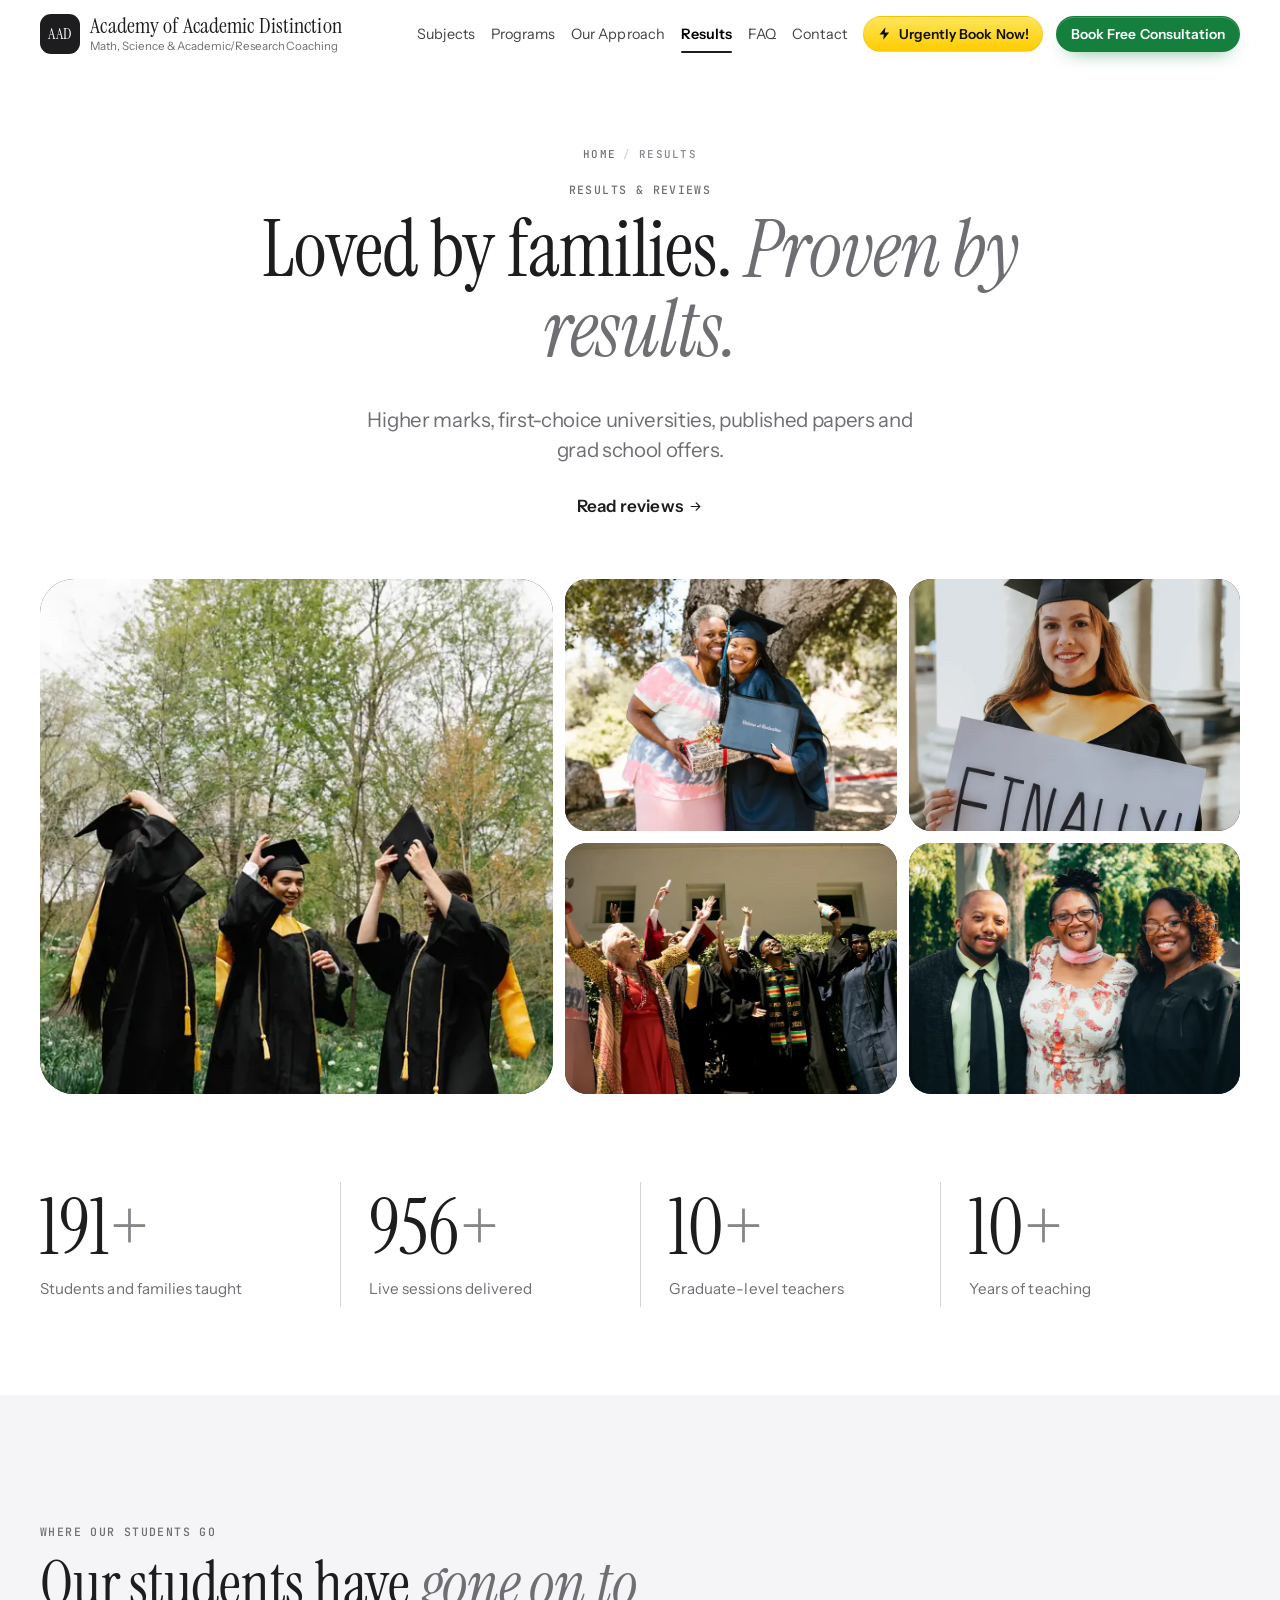
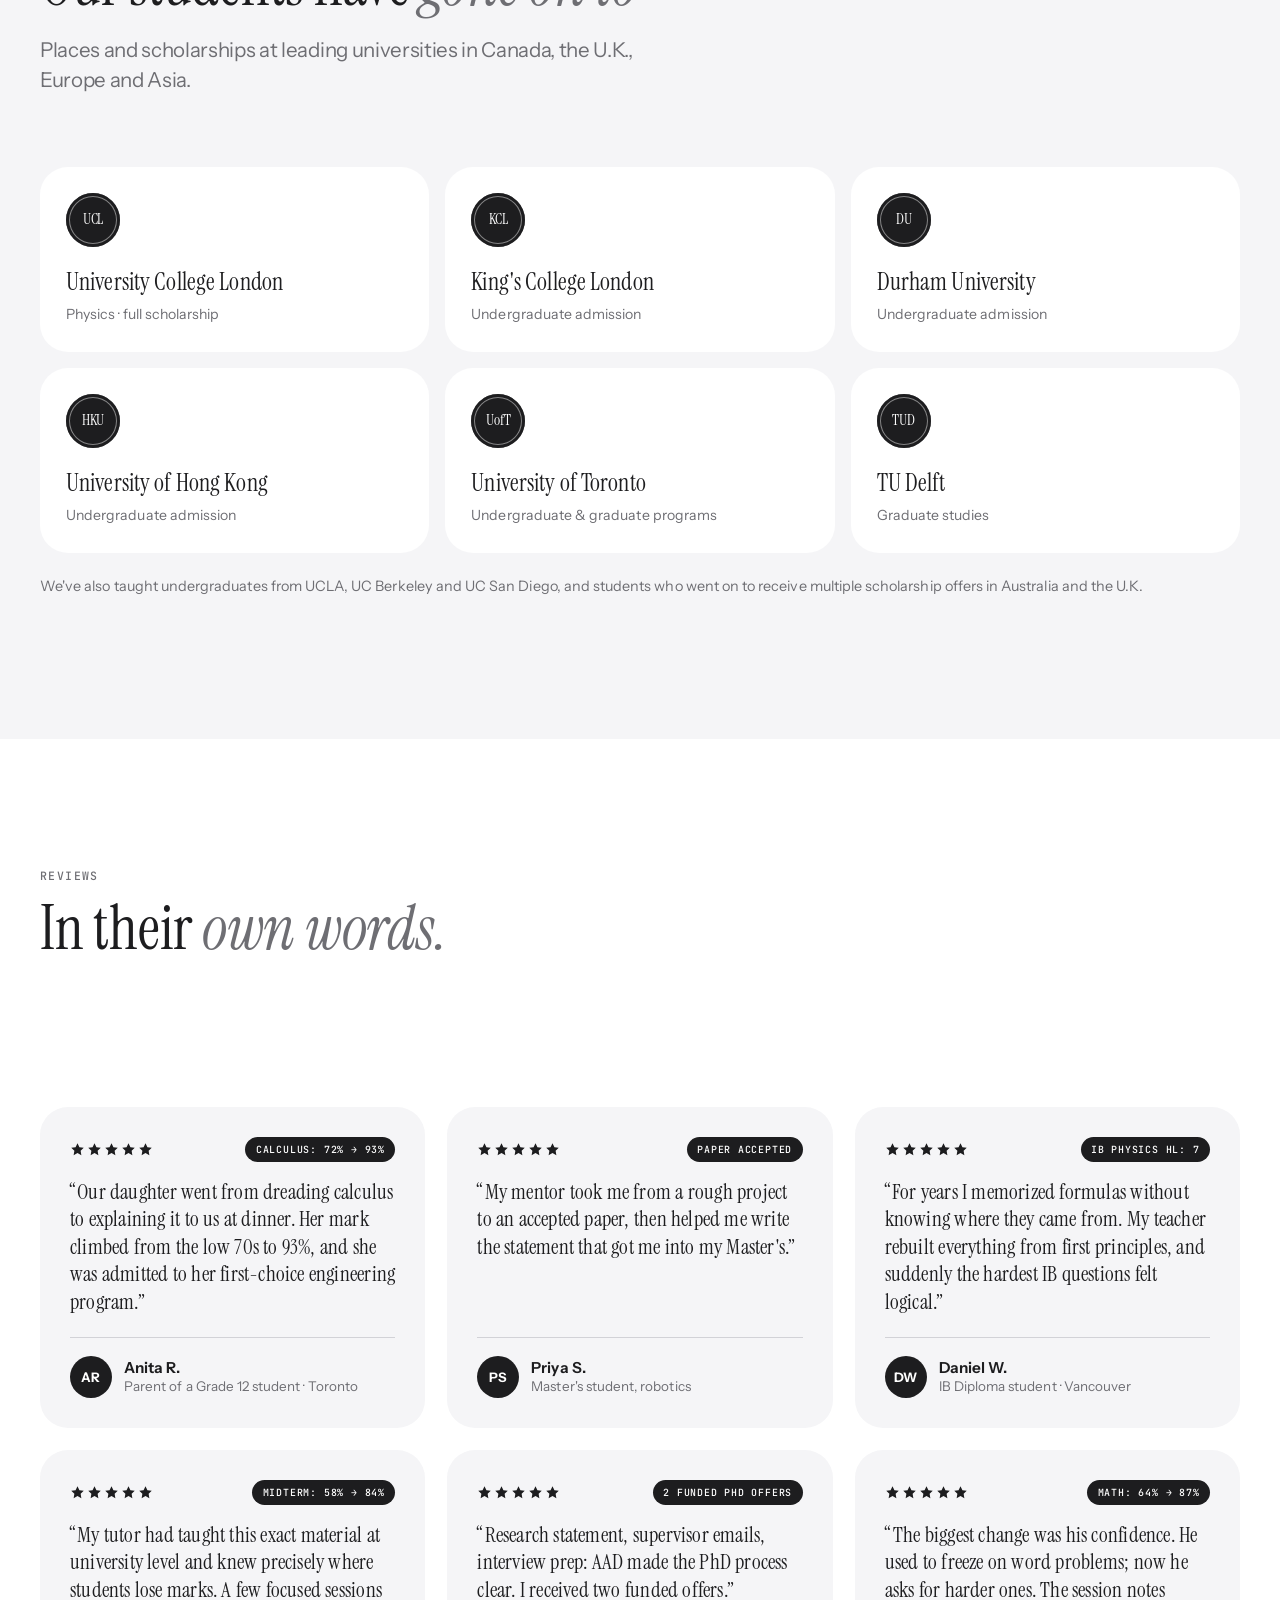
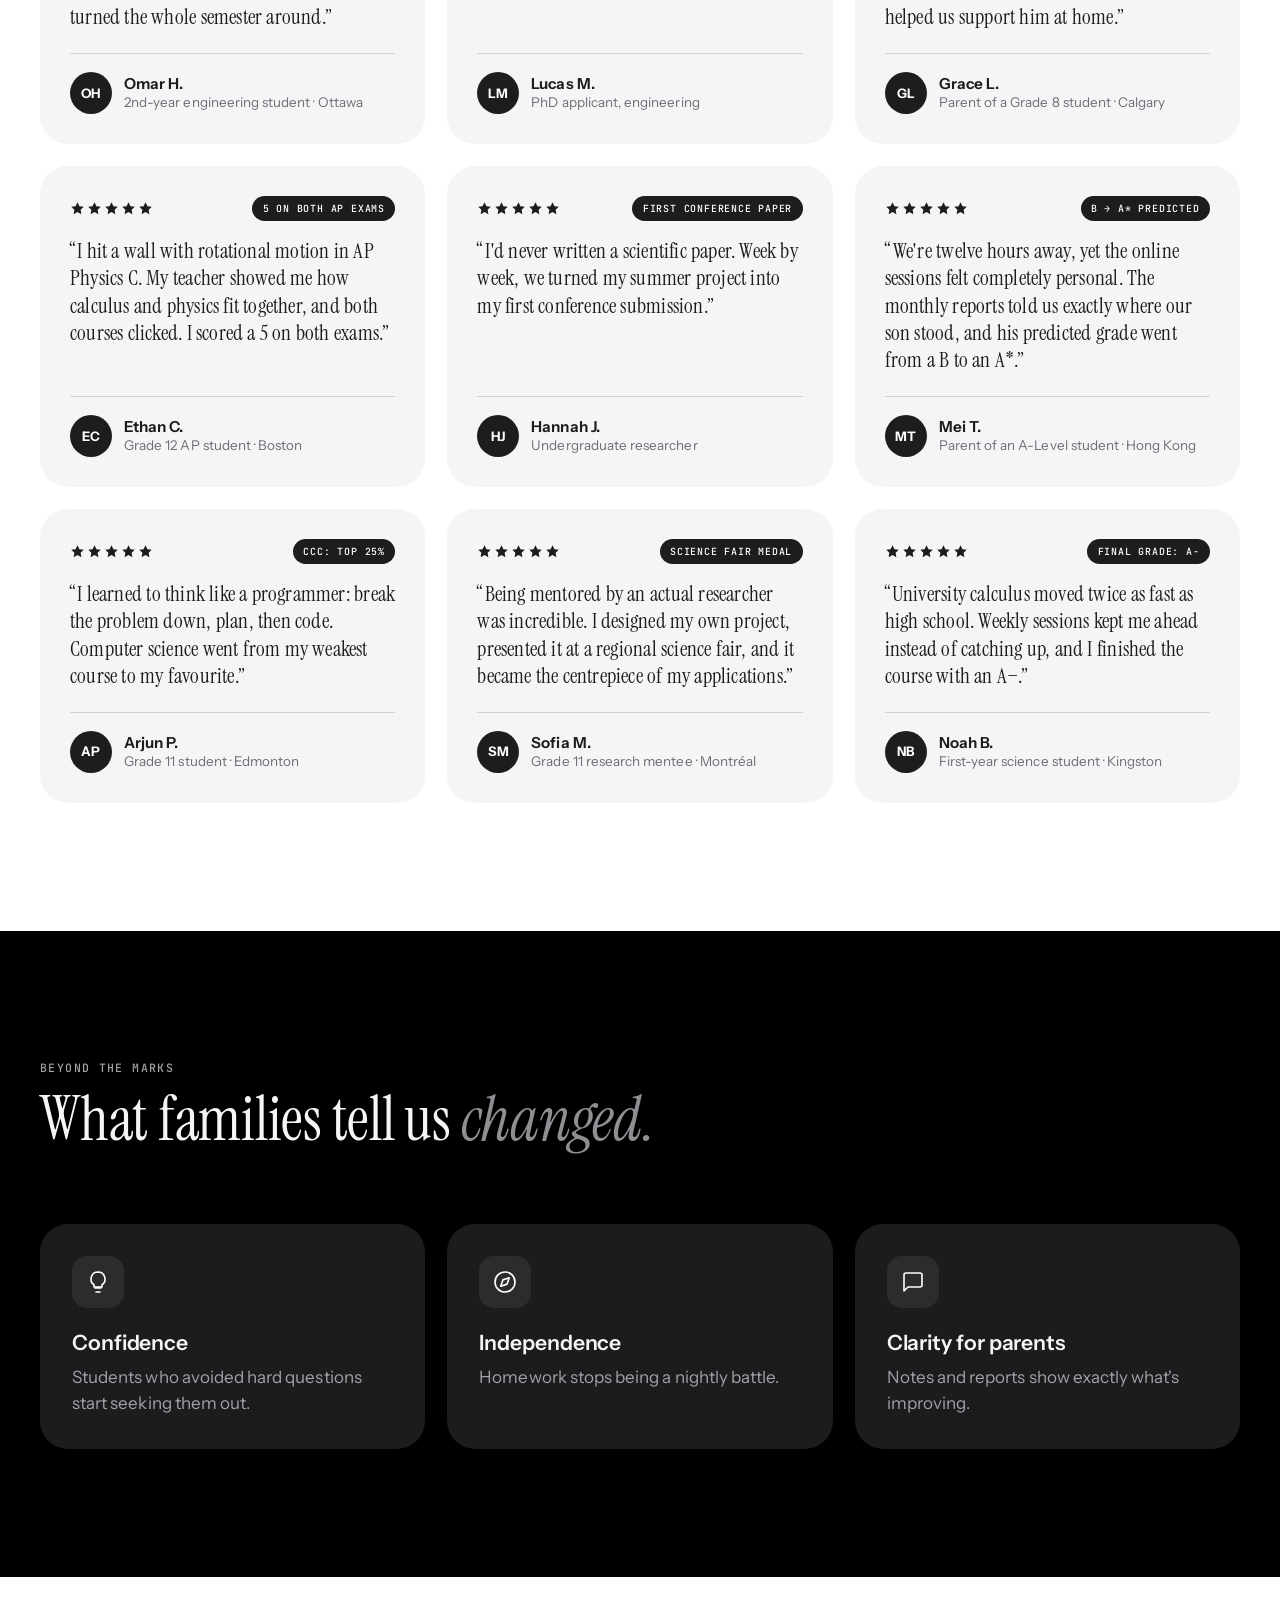
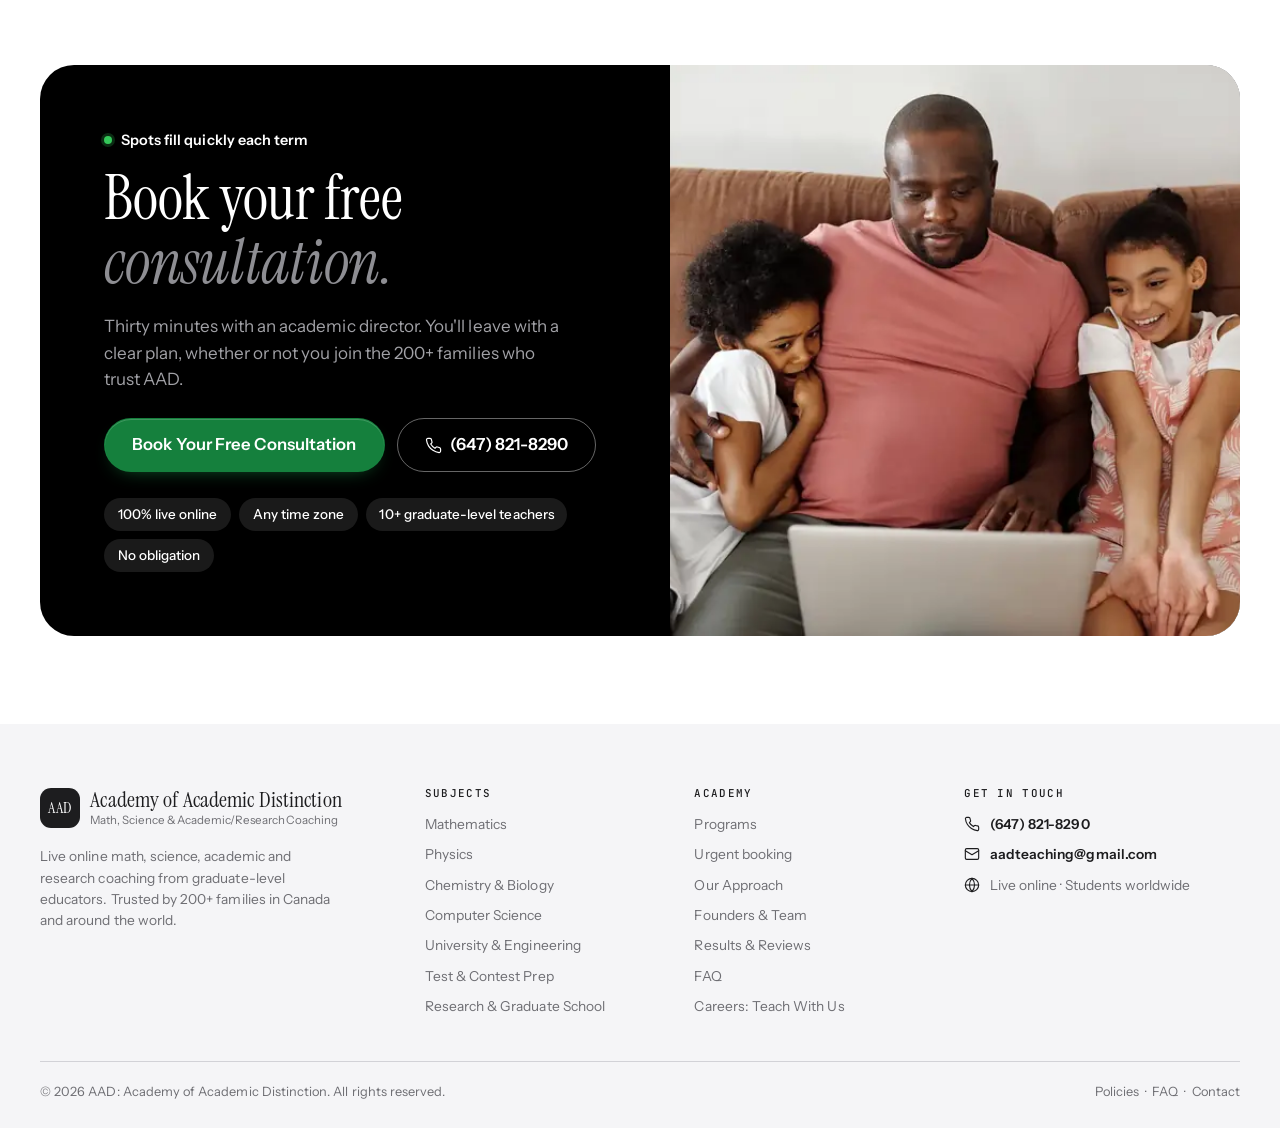
<file: results.html>
<!doctype html>
<html lang="en-CA">
<head>
  <meta charset="utf-8">
  <meta name="viewport" content="width=device-width, initial-scale=1, viewport-fit=cover">
  <title>Results &amp; Reviews — AAD: Academy of Academic Distinction</title>
  <meta name="description" content="Student outcomes and family reviews. Our students have gone on to UCL, King's College London, Durham, HKU, the University of Toronto and TU Delft.">
  <meta name="theme-color" content="#ffffff">
  <meta property="og:type" content="website">
  <meta property="og:site_name" content="AAD: Academy of Academic Distinction">
  <meta property="og:title" content="Results &amp; Reviews — AAD: Academy of Academic Distinction">
  <meta property="og:description" content="Student outcomes and family reviews. Our students have gone on to UCL, King's College London, Durham, HKU, the University of Toronto and TU Delft.">
  <meta name="twitter:card" content="summary">
  <link rel="icon" href="assets/img/favicon.svg" type="image/svg+xml">
  <link rel="preconnect" href="https://fonts.googleapis.com">
  <link rel="preconnect" href="https://fonts.gstatic.com" crossorigin>
  <link rel="stylesheet" href="https://fonts.googleapis.com/css2?family=Instrument+Sans:wght@400..700&amp;family=Instrument+Serif:ital@0;1&amp;family=JetBrains+Mono:wght@400;500&amp;family=Caveat:wght@600&amp;display=swap">
  <link rel="stylesheet" href="assets/css/styles.css">
  <script>document.documentElement.classList.add("js");</script>
  <script src="assets/js/config.js" defer></script>
  <script src="assets/js/main.js" defer></script>
</head>
<body>
<svg width="0" height="0" style="position:absolute" aria-hidden="true">
  <symbol id="i-phone" viewBox="0 0 24 24"><path d="M22 16.92v3a2 2 0 0 1-2.18 2 19.8 19.8 0 0 1-8.63-3.07 19.5 19.5 0 0 1-6-6A19.8 19.8 0 0 1 2.12 4.18 2 2 0 0 1 4.11 2h3a2 2 0 0 1 2 1.72c.13.96.36 1.9.7 2.81a2 2 0 0 1-.45 2.11L8.09 9.91a16 16 0 0 0 6 6l1.27-1.27a2 2 0 0 1 2.11-.45c.91.34 1.85.57 2.81.7A2 2 0 0 1 22 16.92z"/></symbol>
  <symbol id="i-mail" viewBox="0 0 24 24"><rect x="2" y="4" width="20" height="16" rx="2"/><path d="m22 7-10 6L2 7"/></symbol>
  <symbol id="i-pin" viewBox="0 0 24 24"><path d="M20 10c0 6-8 12-8 12s-8-6-8-12a8 8 0 0 1 16 0Z"/><circle cx="12" cy="10" r="3"/></symbol>
  <symbol id="i-clock" viewBox="0 0 24 24"><circle cx="12" cy="12" r="10"/><path d="M12 6v6l4 2"/></symbol>
  <symbol id="i-check" viewBox="0 0 24 24"><path d="M20 6 9 17l-5-5"/></symbol>
  <symbol id="i-arrow" viewBox="0 0 24 24"><path d="M5 12h14M13 6l6 6-6 6"/></symbol>
  <symbol id="i-star" viewBox="0 0 24 24"><path d="M12 2l3.09 6.26L22 9.27l-5 4.87 1.18 6.88L12 17.77l-6.18 3.25L7 14.14 2 9.27l6.91-1.01L12 2z" fill="currentColor" stroke="none"/></symbol>
  <symbol id="i-menu" viewBox="0 0 24 24"><path d="M4 7h16M4 12h16M4 17h16"/></symbol>
  <symbol id="i-x" viewBox="0 0 24 24"><path d="M18 6 6 18M6 6l12 12"/></symbol>
  <symbol id="i-sigma" viewBox="0 0 24 24"><path d="M18 7V4H6l6 8-6 8h12v-3"/></symbol>
  <symbol id="i-atom" viewBox="0 0 24 24"><circle cx="12" cy="12" r="1.4"/><ellipse cx="12" cy="12" rx="10" ry="4"/><ellipse cx="12" cy="12" rx="10" ry="4" transform="rotate(60 12 12)"/><ellipse cx="12" cy="12" rx="10" ry="4" transform="rotate(120 12 12)"/></symbol>
  <symbol id="i-flask" viewBox="0 0 24 24"><path d="M9 3h6M10 3v6L4.5 18.5A2 2 0 0 0 6.2 21.5h11.6a2 2 0 0 0 1.7-3L14 9V3"/><path d="M7.5 15h9"/></symbol>
  <symbol id="i-code" viewBox="0 0 24 24"><path d="m16 18 6-6-6-6M8 6l-6 6 6 6"/></symbol>
  <symbol id="i-cpu" viewBox="0 0 24 24"><rect x="5" y="5" width="14" height="14" rx="2"/><rect x="9" y="9" width="6" height="6"/><path d="M9 2v3M15 2v3M9 19v3M15 19v3M2 9h3M2 15h3M19 9h3M19 15h3"/></symbol>
  <symbol id="i-target" viewBox="0 0 24 24"><circle cx="12" cy="12" r="10"/><circle cx="12" cy="12" r="6"/><circle cx="12" cy="12" r="2"/></symbol>
  <symbol id="i-compass" viewBox="0 0 24 24"><circle cx="12" cy="12" r="10"/><path d="m16.24 7.76-2.12 6.36-6.36 2.12 2.12-6.36 6.36-2.12z"/></symbol>
  <symbol id="i-cap" viewBox="0 0 24 24"><path d="M22 10 12 5 2 10l10 5 10-5Z"/><path d="M6 12v5c3 2 9 2 12 0v-5"/><path d="M22 10v6"/></symbol>
  <symbol id="i-chart" viewBox="0 0 24 24"><path d="M3 3v18h18"/><path d="m7 15 4-4 3 3 5-6"/></symbol>
  <symbol id="i-users" viewBox="0 0 24 24"><path d="M16 21v-2a4 4 0 0 0-4-4H6a4 4 0 0 0-4 4v2"/><circle cx="9" cy="7" r="4"/><path d="M22 21v-2a4 4 0 0 0-3-3.87M16 3.13a4 4 0 0 1 0 7.75"/></symbol>
  <symbol id="i-shield" viewBox="0 0 24 24"><path d="M12 22s8-4 8-10V5l-8-3-8 3v7c0 6 8 10 8 10z"/><path d="m9 12 2 2 4-4"/></symbol>
  <symbol id="i-globe" viewBox="0 0 24 24"><circle cx="12" cy="12" r="10"/><path d="M2 12h20M12 2a15 15 0 0 1 0 20M12 2a15 15 0 0 0 0 20"/></symbol>
  <symbol id="i-monitor" viewBox="0 0 24 24"><rect x="2" y="3" width="20" height="14" rx="2"/><path d="M8 21h8M12 17v4"/></symbol>
  <symbol id="i-home" viewBox="0 0 24 24"><path d="m3 10 9-7 9 7v10a1 1 0 0 1-1 1h-5v-6H9v6H4a1 1 0 0 1-1-1z"/></symbol>
  <symbol id="i-bulb" viewBox="0 0 24 24"><path d="M9 18h6M10 22h4M12 2a7 7 0 0 0-4 12.74V17h8v-2.26A7 7 0 0 0 12 2z"/></symbol>
  <symbol id="i-clipboard" viewBox="0 0 24 24"><rect x="5" y="4" width="14" height="18" rx="2"/><path d="M9 2h6v4H9zM9 12h6M9 16h4"/></symbol>
  <symbol id="i-message" viewBox="0 0 24 24"><path d="M21 15a2 2 0 0 1-2 2H7l-4 4V5a2 2 0 0 1 2-2h14a2 2 0 0 1 2 2z"/></symbol>
  <symbol id="i-calendar" viewBox="0 0 24 24"><rect x="3" y="4" width="18" height="18" rx="2"/><path d="M16 2v4M8 2v4M3 10h18"/></symbol>
  <symbol id="i-search" viewBox="0 0 24 24"><circle cx="11" cy="11" r="7"/><path d="m21 21-4.3-4.3"/></symbol>
  <symbol id="i-lock" viewBox="0 0 24 24"><rect x="4" y="11" width="16" height="10" rx="2"/><path d="M8 11V7a4 4 0 0 1 8 0v4"/></symbol>
  <symbol id="i-book" viewBox="0 0 24 24"><path d="M4 19.5A2.5 2.5 0 0 1 6.5 17H20V3H6.5A2.5 2.5 0 0 0 4 5.5z"/><path d="M4 19.5A2.5 2.5 0 0 0 6.5 22H20v-5"/></symbol>
  <symbol id="i-award" viewBox="0 0 24 24"><circle cx="12" cy="8" r="6"/><path d="M8.2 13.2 7 22l5-3 5 3-1.2-8.8"/></symbol>
  <symbol id="i-refresh" viewBox="0 0 24 24"><path d="M21 12a9 9 0 0 1-15.5 6.2L3 16M3 12a9 9 0 0 1 15.5-6.2L21 8"/><path d="M21 3v5h-5M3 21v-5h5"/></symbol>
  <symbol id="i-info" viewBox="0 0 24 24"><circle cx="12" cy="12" r="10"/><path d="M12 16v-4M12 8h.01"/></symbol>
  <symbol id="i-pen" viewBox="0 0 24 24"><path d="M12 20h9"/><path d="M16.5 3.5a2.1 2.1 0 0 1 3 3L7 19l-4 1 1-4z"/></symbol>
  <symbol id="i-heart" viewBox="0 0 24 24"><path d="M19 14c1.5-1.5 3-3.4 3-5.5A5.5 5.5 0 0 0 16.5 3c-1.8 0-3 .5-4.5 2-1.5-1.5-2.7-2-4.5-2A5.5 5.5 0 0 0 2 8.5c0 2.3 1.5 4 3 5.5l7 7z"/></symbol>
  <symbol id="i-mic" viewBox="0 0 24 24"><rect x="9" y="2" width="6" height="12" rx="3"/><path d="M5 10a7 7 0 0 0 14 0M12 17v5M8 22h8"/></symbol>
  <symbol id="i-video" viewBox="0 0 24 24"><rect x="2" y="6" width="14" height="12" rx="2"/><path d="m22 8-6 4 6 4z"/></symbol>
  <symbol id="i-sun" viewBox="0 0 24 24"><circle cx="12" cy="12" r="4"/><path d="M12 2v2M12 20v2M4.9 4.9l1.4 1.4M17.7 17.7l1.4 1.4M2 12h2M20 12h2M4.9 19.1l1.4-1.4M17.7 6.3l1.4-1.4"/></symbol>
  <symbol id="i-moon" viewBox="0 0 24 24"><path d="M21 12.8A9 9 0 1 1 11.2 3a7 7 0 0 0 9.8 9.8z"/></symbol>
  <symbol id="i-instagram" viewBox="0 0 24 24"><rect x="2" y="2" width="20" height="20" rx="5"/><circle cx="12" cy="12" r="4"/><circle cx="17.5" cy="6.5" r="1" fill="currentColor" stroke="none"/></symbol>
  <symbol id="i-linkedin" viewBox="0 0 24 24"><path d="M16 8a6 6 0 0 1 6 6v7h-4v-7a2 2 0 0 0-4 0v7h-4v-7a6 6 0 0 1 6-6zM2 9h4v12H2z"/><circle cx="4" cy="4" r="2"/></symbol>
  <symbol id="i-youtube" viewBox="0 0 24 24"><path d="M22.5 6.4a2.8 2.8 0 0 0-2-2C18.8 4 12 4 12 4s-6.8 0-8.5.4a2.8 2.8 0 0 0-2 2A29 29 0 0 0 1 12a29 29 0 0 0 .5 5.6 2.8 2.8 0 0 0 2 2c1.7.4 8.5.4 8.5.4s6.8 0 8.5-.4a2.8 2.8 0 0 0 2-2A29 29 0 0 0 23 12a29 29 0 0 0-.5-5.6z"/><path d="m10 15 5-3-5-3z"/></symbol>
  <symbol id="i-facebook" viewBox="0 0 24 24"><path d="M18 2h-3a5 5 0 0 0-5 5v3H7v4h3v8h4v-8h3l1-4h-4V7a1 1 0 0 1 1-1h3z"/></symbol>
  <symbol id="i-pause" viewBox="0 0 24 24"><path d="M9 5v14M15 5v14"/></symbol>
  <symbol id="i-play" viewBox="0 0 24 24"><path d="M8 5v14l11-7z" fill="currentColor" stroke="none"/></symbol>
  <symbol id="i-doc" viewBox="0 0 24 24"><path d="M14 2H6a2 2 0 0 0-2 2v16a2 2 0 0 0 2 2h12a2 2 0 0 0 2-2V8z"/><path d="M14 2v6h6M8 13h8M8 17h5"/></symbol>
  <symbol id="i-send" viewBox="0 0 24 24"><path d="M22 2 11 13M22 2l-7 20-4-9-9-4z"/></symbol>
  <symbol id="i-steth" viewBox="0 0 24 24"><path d="M5 3v6a5 5 0 0 0 10 0V3"/><path d="M10 14v2a5 5 0 0 0 10 0v-3"/><circle cx="20" cy="11" r="2"/></symbol>
  <symbol id="i-trophy" viewBox="0 0 24 24"><path d="M8 21h8M12 17v4M7 4h10v5a5 5 0 0 1-10 0z"/><path d="M17 5h3v2a3 3 0 0 1-3 3M7 5H4v2a3 3 0 0 0 3 3"/></symbol>
  <symbol id="i-dna" viewBox="0 0 24 24"><path d="M7 3c0 5 10 5 10 9s-10 4-10 9M17 3c0 5-10 5-10 9s10 4 10 9"/><path d="M8.5 6h7M9 18h6M10.5 9.5h3M10.5 14.5h3"/></symbol>
  <symbol id="i-bolt" viewBox="0 0 24 24"><path d="M13.5 2 4 13.5h7L10 22l9.5-11.5h-7z" fill="currentColor" stroke="none"/></symbol>
  <symbol id="i-flame" viewBox="0 0 24 24"><path d="M12 2c1 4 6 6 6 12a6 6 0 0 1-12 0c0-3 2-5 3-6 0 2 1 3 2 3 0-3-1-6 1-9z"/></symbol>
</svg>
<a class="skip-link" href="#main">Skip to content</a>

<header class="site-header">
  <div class="container header-inner">
      <a class="brand" href="index.html" aria-label="AAD: Academy of Academic Distinction — home">
        <span class="brand-mark" aria-hidden="true">AAD</span>
        <span class="brand-text"><span class="brand-name">Academy of Academic Distinction</span><span class="brand-sub">Math, Science &amp; Academic/Research Coaching</span></span>
      </a>
    <div class="header-btns">
      <a class="btn btn-urgent btn-sm" href="book-now.html"><svg class="i i-bolt" aria-hidden="true"><use href="#i-bolt"/></svg><span>Book Now!</span></a>
      <a class="btn btn-sm btn-cta" href="book.html"><span>Free Consultation</span></a>
    </div>
    <nav class="nav" id="site-nav" aria-label="Main">
      <ul class="nav-list">
          <li><a href="subjects.html">Subjects</a></li>
          <li><a href="programs.html">Programs</a></li>
          <li><a href="approach.html">Our Approach</a></li>
          <li><a href="results.html" aria-current="page">Results</a></li>
          <li><a href="faq.html">FAQ</a></li>
          <li><a href="contact.html">Contact</a></li>
      </ul>
      <a class="btn btn-urgent btn-sm nav-urgent" href="book-now.html"><svg class="i i-bolt" aria-hidden="true"><use href="#i-bolt"/></svg><span><span class="lbl-x">Urgently </span>Book Now!</span></a>
      <a class="btn btn-sm nav-cta btn-cta" href="book.html"><span><span class="lbl-x">Book </span>Free Consultation</span></a>
    </nav>
    <button class="nav-toggle" type="button" aria-controls="site-nav" aria-expanded="false" aria-label="Open menu">
      <svg class="i i-open" aria-hidden="true"><use href="#i-menu"/></svg><svg class="i i-close" aria-hidden="true"><use href="#i-x"/></svg>
    </button>
  </div>
  <div class="scroll-progress" aria-hidden="true"><span></span></div>
</header>

<main id="main">
<section class="page-hero">
  <div class="container">
    <div class="page-hero-copy">
      <ol class="breadcrumb"><li><a href="index.html">Home</a></li><li>Results</li></ol>
      <span class="eyebrow">Results &amp; reviews</span>
      <h1>Loved by families. <em>Proven by results.</em></h1>
      <p class="lead">Higher marks, first-choice universities, published papers and grad school offers.</p>
      <div class="page-hero-actions">
        <a class="link-arrow" href="#reviews">Read reviews <svg class="i i-arrow" aria-hidden="true"><use href="#i-arrow"/></svg></a>
      </div>
    </div>
    <div class="mosaic page-hero-media" data-animate role="img" aria-label="Photo collage: Graduates celebrating with their families"><div class="tile tile-1" data-rotator data-interval="6800" data-delay="0"><img class="is-on" src="assets/img/photos/7972740-800.webp" srcset="assets/img/photos/7972740-800.webp 800w, assets/img/photos/7972740-1400.webp 1400w" sizes="(max-width: 640px) 100vw, 45vw" alt="" decoding="async" loading="lazy"><img data-src="assets/img/photos/8106623-800.webp" data-srcset="assets/img/photos/8106623-800.webp 800w, assets/img/photos/8106623-1400.webp 1400w" sizes="(max-width: 640px) 100vw, 45vw" alt="" decoding="async"></div><div class="tile tile-2" data-rotator data-interval="6800" data-delay="1360"><img class="is-on" src="assets/img/photos/7713538-800.webp" srcset="assets/img/photos/7713538-800.webp 800w" sizes="(max-width: 640px) 50vw, 22vw" alt="" decoding="async" loading="lazy"><img data-src="assets/img/photos/12196196-800.webp" data-srcset="assets/img/photos/12196196-800.webp 800w" sizes="(max-width: 640px) 50vw, 22vw" alt="" decoding="async"></div><div class="tile tile-3" data-rotator data-interval="6800" data-delay="2720"><img class="is-on" src="assets/img/photos/8093021-800.webp" srcset="assets/img/photos/8093021-800.webp 800w" sizes="(max-width: 640px) 50vw, 22vw" alt="" decoding="async" loading="lazy" style="object-position:50% 35%"><img data-src="assets/img/photos/8093048-800.webp" data-srcset="assets/img/photos/8093048-800.webp 800w" sizes="(max-width: 640px) 50vw, 22vw" alt="" decoding="async" style="object-position:50% 60%"></div><div class="tile tile-4" data-rotator data-interval="6800" data-delay="4080"><img class="is-on" src="assets/img/photos/7713356-800.webp" srcset="assets/img/photos/7713356-800.webp 800w" sizes="(max-width: 640px) 50vw, 22vw" alt="" decoding="async" loading="lazy"><img data-src="assets/img/photos/7713350-800.webp" data-srcset="assets/img/photos/7713350-800.webp 800w" sizes="(max-width: 640px) 50vw, 22vw" alt="" decoding="async"></div><div class="tile tile-5" data-rotator data-interval="6800" data-delay="5440"><img class="is-on" src="assets/img/photos/12196195-800.webp" srcset="assets/img/photos/12196195-800.webp 800w" sizes="(max-width: 640px) 50vw, 22vw" alt="" decoding="async" loading="lazy"><img data-src="assets/img/photos/30779621-800.webp" data-srcset="assets/img/photos/30779621-800.webp 800w" sizes="(max-width: 640px) 50vw, 22vw" alt="" decoding="async" style="object-position:50% 55%"></div></div>
  </div>
</section>

<!-- ============ STATS ============ -->
<section class="section section--white section--tight">
  <div class="container">
    <div class="stats stats--light reveal">
      <div class="stat"><div class="stat-num"><span class="count" data-count="200">200</span><span class="unit">+</span></div><div class="stat-label">Students and families taught</div></div>
      <div class="stat"><div class="stat-num"><span class="count" data-count="1000">1,000</span><span class="unit">+</span></div><div class="stat-label">Live sessions delivered</div></div>
      <div class="stat"><div class="stat-num"><span class="count" data-count="10">10</span><span class="unit">+</span></div><div class="stat-label">Graduate-level teachers</div></div>
      <div class="stat"><div class="stat-num"><span class="count" data-count="10">10</span><span class="unit">+</span></div><div class="stat-label">Years of teaching</div></div>
    </div>
  </div>
</section>

<!-- ============ OUTCOMES ============ -->
<section class="section section--gray">
  <div class="container">
    <div class="section-head reveal">
      <span class="eyebrow">Where our students go</span>
      <h2>Our students have <em>gone on to</em></h2>
      <p class="lead">Places and scholarships at leading universities in Canada, the U.K., Europe and Asia.</p>
    </div>
    <ul class="outcome-list reveal">
      <li><span class="seal" aria-hidden="true">UCL</span><div class="outcome-name">University College London</div><div class="outcome-note">Physics · full scholarship</div></li>
      <li><span class="seal" aria-hidden="true">KCL</span><div class="outcome-name">King's College London</div><div class="outcome-note">Undergraduate admission</div></li>
      <li><span class="seal" aria-hidden="true">DU</span><div class="outcome-name">Durham University</div><div class="outcome-note">Undergraduate admission</div></li>
      <li><span class="seal" aria-hidden="true">HKU</span><div class="outcome-name">University of Hong Kong</div><div class="outcome-note">Undergraduate admission</div></li>
      <li><span class="seal" aria-hidden="true">UofT</span><div class="outcome-name">University of Toronto</div><div class="outcome-note">Undergraduate &amp; graduate programs</div></li>
      <li><span class="seal" aria-hidden="true">TUD</span><div class="outcome-name">TU Delft</div><div class="outcome-note">Graduate studies</div></li>
    </ul>
    <p class="muted small reveal" style="margin-top:22px">We've also taught undergraduates from UCLA, UC Berkeley and UC San Diego, and students who went on to receive multiple scholarship offers in Australia and the U.K.</p>
  </div>
</section>

<!-- ============ REVIEWS ============ -->
<!-- SAMPLE TESTIMONIALS: placeholders. Replace each one with a real, permission-granted review before launch.
     To add one, copy an <article class="testimonial"> block. data-filter-item can be: parents, students, university, research -->
<section class="section section--white" id="reviews">
  <div class="container">
    <div class="section-head reveal">
      <span class="eyebrow">Reviews</span>
      <h2>In their <em>own words.</em></h2>
    </div>
    <div class="filter-bar reveal" data-filter-group="#review-grid" role="group" aria-label="Filter reviews">
      <button class="filter-btn" type="button" data-filter="all" aria-pressed="true">All</button>
      <button class="filter-btn" type="button" data-filter="parents" aria-pressed="false">Parents</button>
      <button class="filter-btn" type="button" data-filter="students" aria-pressed="false">High school</button>
      <button class="filter-btn" type="button" data-filter="university" aria-pressed="false">University</button>
      <button class="filter-btn" type="button" data-filter="research" aria-pressed="false">Research &amp; grad school</button>
    </div>
    <div class="grid grid-3" id="review-grid">
      <article class="testimonial" data-filter-item="parents">
        <div class="testimonial-top"><span class="stars" role="img" aria-label="5 out of 5 stars"><svg class="i i-star" aria-hidden="true"><use href="#i-star"/></svg><svg class="i i-star" aria-hidden="true"><use href="#i-star"/></svg><svg class="i i-star" aria-hidden="true"><use href="#i-star"/></svg><svg class="i i-star" aria-hidden="true"><use href="#i-star"/></svg><svg class="i i-star" aria-hidden="true"><use href="#i-star"/></svg></span><span class="testimonial-result">Calculus: 72% → 93%</span></div>
        <p class="testimonial-quote">Our daughter went from dreading calculus to explaining it to us at dinner. Her mark climbed from the low 70s to 93%, and she was admitted to her first-choice engineering program.</p>
        <div class="testimonial-author"><span class="avatar">AR</span><div><div class="testimonial-name">Anita R.</div><div class="testimonial-meta">Parent of a Grade 12 student · Toronto</div></div></div>
      </article>
      <article class="testimonial" data-filter-item="research">
        <div class="testimonial-top"><span class="stars" role="img" aria-label="5 out of 5 stars"><svg class="i i-star" aria-hidden="true"><use href="#i-star"/></svg><svg class="i i-star" aria-hidden="true"><use href="#i-star"/></svg><svg class="i i-star" aria-hidden="true"><use href="#i-star"/></svg><svg class="i i-star" aria-hidden="true"><use href="#i-star"/></svg><svg class="i i-star" aria-hidden="true"><use href="#i-star"/></svg></span><span class="testimonial-result">Paper accepted</span></div>
        <p class="testimonial-quote">My mentor took me from a rough project to an accepted paper, then helped me write the statement that got me into my Master's.</p>
        <div class="testimonial-author"><span class="avatar">PS</span><div><div class="testimonial-name">Priya S.</div><div class="testimonial-meta">Master's student, robotics</div></div></div>
      </article>
      <article class="testimonial" data-filter-item="students">
        <div class="testimonial-top"><span class="stars" role="img" aria-label="5 out of 5 stars"><svg class="i i-star" aria-hidden="true"><use href="#i-star"/></svg><svg class="i i-star" aria-hidden="true"><use href="#i-star"/></svg><svg class="i i-star" aria-hidden="true"><use href="#i-star"/></svg><svg class="i i-star" aria-hidden="true"><use href="#i-star"/></svg><svg class="i i-star" aria-hidden="true"><use href="#i-star"/></svg></span><span class="testimonial-result">IB Physics HL: 7</span></div>
        <p class="testimonial-quote">For years I memorized formulas without knowing where they came from. My teacher rebuilt everything from first principles, and suddenly the hardest IB questions felt logical.</p>
        <div class="testimonial-author"><span class="avatar">DW</span><div><div class="testimonial-name">Daniel W.</div><div class="testimonial-meta">IB Diploma student · Vancouver</div></div></div>
      </article>
      <article class="testimonial" data-filter-item="university">
        <div class="testimonial-top"><span class="stars" role="img" aria-label="5 out of 5 stars"><svg class="i i-star" aria-hidden="true"><use href="#i-star"/></svg><svg class="i i-star" aria-hidden="true"><use href="#i-star"/></svg><svg class="i i-star" aria-hidden="true"><use href="#i-star"/></svg><svg class="i i-star" aria-hidden="true"><use href="#i-star"/></svg><svg class="i i-star" aria-hidden="true"><use href="#i-star"/></svg></span><span class="testimonial-result">Midterm: 58% → 84%</span></div>
        <p class="testimonial-quote">My tutor had taught this exact material at university level and knew precisely where students lose marks. A few focused sessions turned the whole semester around.</p>
        <div class="testimonial-author"><span class="avatar">OH</span><div><div class="testimonial-name">Omar H.</div><div class="testimonial-meta">2nd-year engineering student · Ottawa</div></div></div>
      </article>
      <article class="testimonial" data-filter-item="research">
        <div class="testimonial-top"><span class="stars" role="img" aria-label="5 out of 5 stars"><svg class="i i-star" aria-hidden="true"><use href="#i-star"/></svg><svg class="i i-star" aria-hidden="true"><use href="#i-star"/></svg><svg class="i i-star" aria-hidden="true"><use href="#i-star"/></svg><svg class="i i-star" aria-hidden="true"><use href="#i-star"/></svg><svg class="i i-star" aria-hidden="true"><use href="#i-star"/></svg></span><span class="testimonial-result">2 funded PhD offers</span></div>
        <p class="testimonial-quote">Research statement, supervisor emails, interview prep: AAD made the PhD process clear. I received two funded offers.</p>
        <div class="testimonial-author"><span class="avatar">LM</span><div><div class="testimonial-name">Lucas M.</div><div class="testimonial-meta">PhD applicant, engineering</div></div></div>
      </article>
      <article class="testimonial" data-filter-item="parents">
        <div class="testimonial-top"><span class="stars" role="img" aria-label="5 out of 5 stars"><svg class="i i-star" aria-hidden="true"><use href="#i-star"/></svg><svg class="i i-star" aria-hidden="true"><use href="#i-star"/></svg><svg class="i i-star" aria-hidden="true"><use href="#i-star"/></svg><svg class="i i-star" aria-hidden="true"><use href="#i-star"/></svg><svg class="i i-star" aria-hidden="true"><use href="#i-star"/></svg></span><span class="testimonial-result">Math: 64% → 87%</span></div>
        <p class="testimonial-quote">The biggest change was his confidence. He used to freeze on word problems; now he asks for harder ones. The session notes helped us support him at home.</p>
        <div class="testimonial-author"><span class="avatar">GL</span><div><div class="testimonial-name">Grace L.</div><div class="testimonial-meta">Parent of a Grade 8 student · Calgary</div></div></div>
      </article>
      <article class="testimonial" data-filter-item="students">
        <div class="testimonial-top"><span class="stars" role="img" aria-label="5 out of 5 stars"><svg class="i i-star" aria-hidden="true"><use href="#i-star"/></svg><svg class="i i-star" aria-hidden="true"><use href="#i-star"/></svg><svg class="i i-star" aria-hidden="true"><use href="#i-star"/></svg><svg class="i i-star" aria-hidden="true"><use href="#i-star"/></svg><svg class="i i-star" aria-hidden="true"><use href="#i-star"/></svg></span><span class="testimonial-result">5 on both AP exams</span></div>
        <p class="testimonial-quote">I hit a wall with rotational motion in AP Physics C. My teacher showed me how calculus and physics fit together, and both courses clicked. I scored a 5 on both exams.</p>
        <div class="testimonial-author"><span class="avatar">EC</span><div><div class="testimonial-name">Ethan C.</div><div class="testimonial-meta">Grade 12 AP student · Boston</div></div></div>
      </article>
      <article class="testimonial" data-filter-item="research">
        <div class="testimonial-top"><span class="stars" role="img" aria-label="5 out of 5 stars"><svg class="i i-star" aria-hidden="true"><use href="#i-star"/></svg><svg class="i i-star" aria-hidden="true"><use href="#i-star"/></svg><svg class="i i-star" aria-hidden="true"><use href="#i-star"/></svg><svg class="i i-star" aria-hidden="true"><use href="#i-star"/></svg><svg class="i i-star" aria-hidden="true"><use href="#i-star"/></svg></span><span class="testimonial-result">First conference paper</span></div>
        <p class="testimonial-quote">I'd never written a scientific paper. Week by week, we turned my summer project into my first conference submission.</p>
        <div class="testimonial-author"><span class="avatar">HJ</span><div><div class="testimonial-name">Hannah J.</div><div class="testimonial-meta">Undergraduate researcher</div></div></div>
      </article>
      <article class="testimonial" data-filter-item="parents">
        <div class="testimonial-top"><span class="stars" role="img" aria-label="5 out of 5 stars"><svg class="i i-star" aria-hidden="true"><use href="#i-star"/></svg><svg class="i i-star" aria-hidden="true"><use href="#i-star"/></svg><svg class="i i-star" aria-hidden="true"><use href="#i-star"/></svg><svg class="i i-star" aria-hidden="true"><use href="#i-star"/></svg><svg class="i i-star" aria-hidden="true"><use href="#i-star"/></svg></span><span class="testimonial-result">B → A* predicted</span></div>
        <p class="testimonial-quote">We're twelve hours away, yet the online sessions felt completely personal. The monthly reports told us exactly where our son stood, and his predicted grade went from a B to an A*.</p>
        <div class="testimonial-author"><span class="avatar">MT</span><div><div class="testimonial-name">Mei T.</div><div class="testimonial-meta">Parent of an A-Level student · Hong Kong</div></div></div>
      </article>
      <article class="testimonial" data-filter-item="students">
        <div class="testimonial-top"><span class="stars" role="img" aria-label="5 out of 5 stars"><svg class="i i-star" aria-hidden="true"><use href="#i-star"/></svg><svg class="i i-star" aria-hidden="true"><use href="#i-star"/></svg><svg class="i i-star" aria-hidden="true"><use href="#i-star"/></svg><svg class="i i-star" aria-hidden="true"><use href="#i-star"/></svg><svg class="i i-star" aria-hidden="true"><use href="#i-star"/></svg></span><span class="testimonial-result">CCC: top 25%</span></div>
        <p class="testimonial-quote">I learned to think like a programmer: break the problem down, plan, then code. Computer science went from my weakest course to my favourite.</p>
        <div class="testimonial-author"><span class="avatar">AP</span><div><div class="testimonial-name">Arjun P.</div><div class="testimonial-meta">Grade 11 student · Edmonton</div></div></div>
      </article>
      <article class="testimonial" data-filter-item="students research">
        <div class="testimonial-top"><span class="stars" role="img" aria-label="5 out of 5 stars"><svg class="i i-star" aria-hidden="true"><use href="#i-star"/></svg><svg class="i i-star" aria-hidden="true"><use href="#i-star"/></svg><svg class="i i-star" aria-hidden="true"><use href="#i-star"/></svg><svg class="i i-star" aria-hidden="true"><use href="#i-star"/></svg><svg class="i i-star" aria-hidden="true"><use href="#i-star"/></svg></span><span class="testimonial-result">Science fair medal</span></div>
        <p class="testimonial-quote">Being mentored by an actual researcher was incredible. I designed my own project, presented it at a regional science fair, and it became the centrepiece of my applications.</p>
        <div class="testimonial-author"><span class="avatar">SM</span><div><div class="testimonial-name">Sofia M.</div><div class="testimonial-meta">Grade 11 research mentee · Montréal</div></div></div>
      </article>
      <article class="testimonial" data-filter-item="university">
        <div class="testimonial-top"><span class="stars" role="img" aria-label="5 out of 5 stars"><svg class="i i-star" aria-hidden="true"><use href="#i-star"/></svg><svg class="i i-star" aria-hidden="true"><use href="#i-star"/></svg><svg class="i i-star" aria-hidden="true"><use href="#i-star"/></svg><svg class="i i-star" aria-hidden="true"><use href="#i-star"/></svg><svg class="i i-star" aria-hidden="true"><use href="#i-star"/></svg></span><span class="testimonial-result">Final grade: A−</span></div>
        <p class="testimonial-quote">University calculus moved twice as fast as high school. Weekly sessions kept me ahead instead of catching up, and I finished the course with an A−.</p>
        <div class="testimonial-author"><span class="avatar">NB</span><div><div class="testimonial-name">Noah B.</div><div class="testimonial-meta">First-year science student · Kingston</div></div></div>
      </article>
    </div>
  </div>
</section>

<!-- ============ BEYOND THE MARKS ============ -->
<section class="section section--dark">
  <div class="container">
    <div class="section-head reveal">
      <span class="eyebrow">Beyond the marks</span>
      <h2>What families tell us <em>changed.</em></h2>
    </div>
    <div class="grid grid-3">
      <article class="card card--dark reveal"><div class="icon-badge"><svg class="i i-bulb" aria-hidden="true"><use href="#i-bulb"/></svg></div><h3>Confidence</h3><p>Students who avoided hard questions start seeking them out.</p></article>
      <article class="card card--dark reveal reveal-d1"><div class="icon-badge"><svg class="i i-compass" aria-hidden="true"><use href="#i-compass"/></svg></div><h3>Independence</h3><p>Homework stops being a nightly battle.</p></article>
      <article class="card card--dark reveal reveal-d2"><div class="icon-badge"><svg class="i i-message" aria-hidden="true"><use href="#i-message"/></svg></div><h3>Clarity for parents</h3><p>Notes and reports show exactly what's improving.</p></article>
    </div>
  </div>
</section>

<section class="section section--tight">
  <div class="container">
    <div class="cta-band reveal">
      <div class="cta-copy">
        <span class="cta-spots"><span class="live-dot"></span> Spots fill quickly each term</span>
        <h2>Book your free <em>consultation.</em></h2>
        <p>Thirty minutes with an academic director. You'll leave with a clear plan, whether or not you join the 200+ families who trust AAD.</p>
        <div class="cta-actions">
          <a class="btn btn-lg btn-cta" href="book.html">Book Your Free Consultation</a>
          <a class="btn btn-ghost-light btn-lg" href="tel:+16478218290" data-config-href="phone" data-show-if="phone"><svg class="i i-phone" aria-hidden="true"><use href="#i-phone"/></svg> <span data-config="phone">(647) 821-8290</span></a>
        </div>
        <ul class="areas" aria-label="Highlights">
          <li>100% live online</li><li>Any time zone</li><li>10+ graduate-level teachers</li><li>No obligation</li>
        </ul>
      </div>
      <div class="cta-media" data-rotator data-interval="4600" role="img" aria-label="Families learning together at home"><img class="is-on" src="assets/img/photos/4260743-800.webp" srcset="assets/img/photos/4260743-800.webp 800w, assets/img/photos/4260743-1400.webp 1400w" sizes="(max-width: 1060px) 100vw, 50vw" alt="" decoding="async" loading="lazy"><img data-src="assets/img/photos/6986440-800.webp" data-srcset="assets/img/photos/6986440-800.webp 800w, assets/img/photos/6986440-1400.webp 1400w" sizes="(max-width: 1060px) 100vw, 50vw" alt="" decoding="async"><img data-src="assets/img/photos/3912384-800.webp" data-srcset="assets/img/photos/3912384-800.webp 800w, assets/img/photos/3912384-1400.webp 1400w" sizes="(max-width: 1060px) 100vw, 50vw" alt="" decoding="async"><img data-src="assets/img/photos/4008780-800.webp" data-srcset="assets/img/photos/4008780-800.webp 800w, assets/img/photos/4008780-1400.webp 1400w" sizes="(max-width: 1060px) 100vw, 50vw" alt="" decoding="async"><img data-src="assets/img/photos/8799258-800.webp" data-srcset="assets/img/photos/8799258-800.webp 800w, assets/img/photos/8799258-1400.webp 1400w" sizes="(max-width: 1060px) 100vw, 50vw" alt="" decoding="async"><img data-src="assets/img/photos/4474007-800.webp" data-srcset="assets/img/photos/4474007-800.webp 800w, assets/img/photos/4474007-1400.webp 1400w" sizes="(max-width: 1060px) 100vw, 50vw" alt="" decoding="async"><img data-src="assets/img/photos/8121121-800.webp" data-srcset="assets/img/photos/8121121-800.webp 800w, assets/img/photos/8121121-1400.webp 1400w" sizes="(max-width: 1060px) 100vw, 50vw" alt="" decoding="async"></div>
    </div>
  </div>
</section>
</main>

<footer class="site-footer">
  <div class="container">
    <div class="footer-grid">
      <div class="footer-brand">
      <a class="brand" href="index.html" aria-label="AAD: Academy of Academic Distinction — home">
        <span class="brand-mark" aria-hidden="true">AAD</span>
        <span class="brand-text"><span class="brand-name">Academy of Academic Distinction</span><span class="brand-sub">Math, Science &amp; Academic/Research Coaching</span></span>
      </a>
        <p class="footer-blurb">Live online math, science, academic and research coaching from graduate-level educators. Trusted by 200+ families in Canada and around the world.</p>
        <ul class="social" aria-label="Social media">
          <li data-show-if="social.instagram"><a href="#" data-config-href="social.instagram" aria-label="Instagram" target="_blank" rel="noopener"><svg class="i i-instagram" aria-hidden="true"><use href="#i-instagram"/></svg></a></li>
          <li data-show-if="social.linkedin"><a href="#" data-config-href="social.linkedin" aria-label="LinkedIn" target="_blank" rel="noopener"><svg class="i i-linkedin" aria-hidden="true"><use href="#i-linkedin"/></svg></a></li>
          <li data-show-if="social.youtube"><a href="#" data-config-href="social.youtube" aria-label="YouTube" target="_blank" rel="noopener"><svg class="i i-youtube" aria-hidden="true"><use href="#i-youtube"/></svg></a></li>
          <li data-show-if="social.facebook"><a href="#" data-config-href="social.facebook" aria-label="Facebook" target="_blank" rel="noopener"><svg class="i i-facebook" aria-hidden="true"><use href="#i-facebook"/></svg></a></li>
        </ul>
      </div>
      <div class="footer-col">
        <h4>Subjects</h4>
        <ul>
          <li><a href="subjects.html#math">Mathematics</a></li>
          <li><a href="subjects.html#physics">Physics</a></li>
          <li><a href="subjects.html#chemistry-biology">Chemistry &amp; Biology</a></li>
          <li><a href="subjects.html#computer-science">Computer Science</a></li>
          <li><a href="subjects.html#university">University &amp; Engineering</a></li>
          <li><a href="subjects.html#test-prep">Test &amp; Contest Prep</a></li>
          <li><a href="subjects.html#mentorship">Research &amp; Graduate School</a></li>
        </ul>
      </div>
      <div class="footer-col">
        <h4>Academy</h4>
        <ul>
          <li><a href="programs.html">Programs</a></li>
          <li><a href="book-now.html">Urgent booking</a></li>
          <li><a href="approach.html">Our Approach</a></li>
          <li><a href="approach.html#founders">Founders &amp; Team</a></li>
          <li><a href="results.html">Results &amp; Reviews</a></li>
          <li><a href="faq.html">FAQ</a></li>
          <li><a href="contact.html?topic=careers">Careers: Teach With Us</a></li>
        </ul>
      </div>
      <div class="footer-col">
        <h4>Get in touch</h4>
        <ul class="footer-contact">
          <li data-show-if="phone"><svg class="i i-phone" aria-hidden="true"><use href="#i-phone"/></svg><a href="tel:+16478218290" data-config-href="phone" data-config="phone">(647) 821-8290</a></li>
          <li data-show-if="email"><svg class="i i-mail" aria-hidden="true"><use href="#i-mail"/></svg><a href="mailto:aadteaching@gmail.com" data-config-href="email" data-config="email">aadteaching@gmail.com</a></li>
          <li><svg class="i i-globe" aria-hidden="true"><use href="#i-globe"/></svg><span data-config="serviceArea">Live online · Students worldwide</span></li>
        </ul>
      </div>
    </div>
    <div class="footer-bottom">
      <span>&copy; <span data-year>2026</span> AAD: Academy of Academic Distinction. All rights reserved.</span>
      <span><a href="faq.html#policies">Policies</a> &nbsp;·&nbsp; <a href="faq.html">FAQ</a> &nbsp;·&nbsp; <a href="contact.html">Contact</a></span>
    </div>
  </div>
</footer>

<div class="mobile-cta">
  <a class="btn btn-urgent" href="book-now.html"><svg class="i i-bolt" aria-hidden="true"><use href="#i-bolt"/></svg><span>Book Now!</span></a>
  <a class="btn btn-cta" href="book.html">Free Consultation</a>
</div>
</body>
</html>
</file>
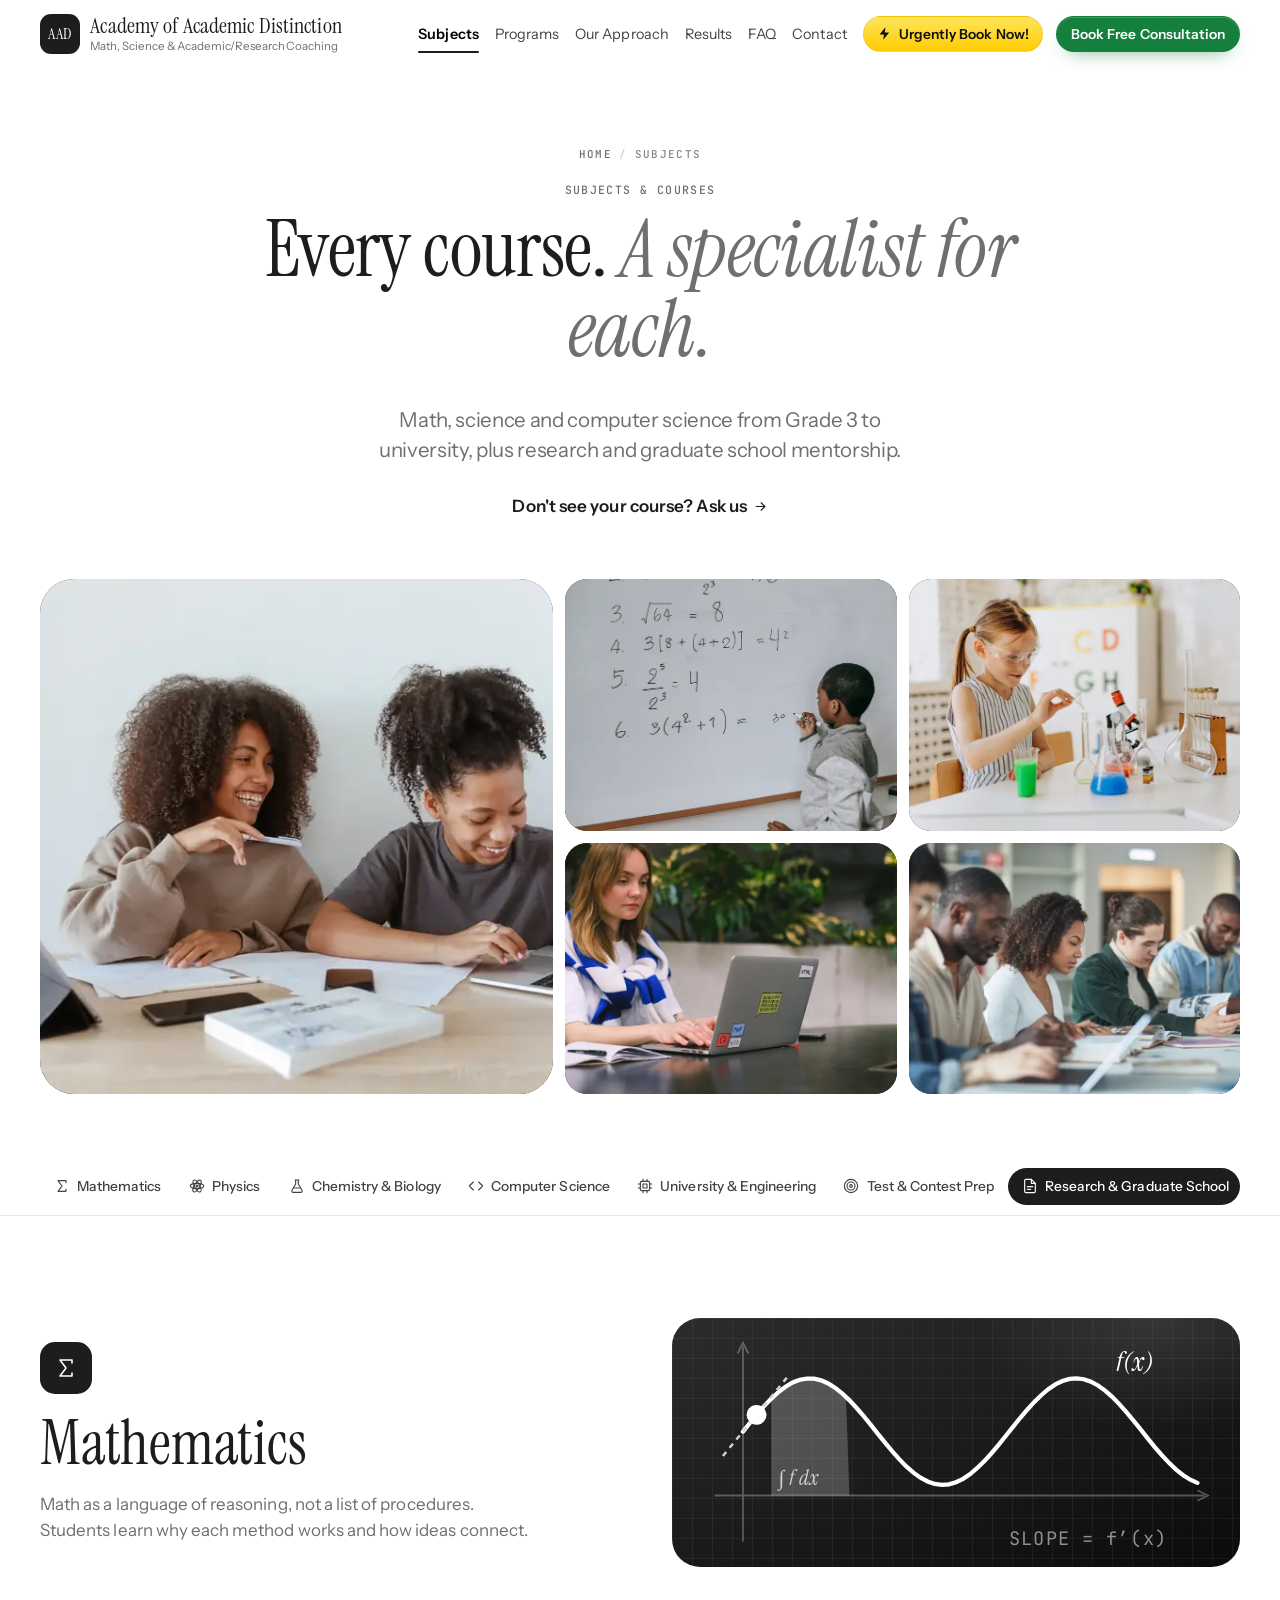
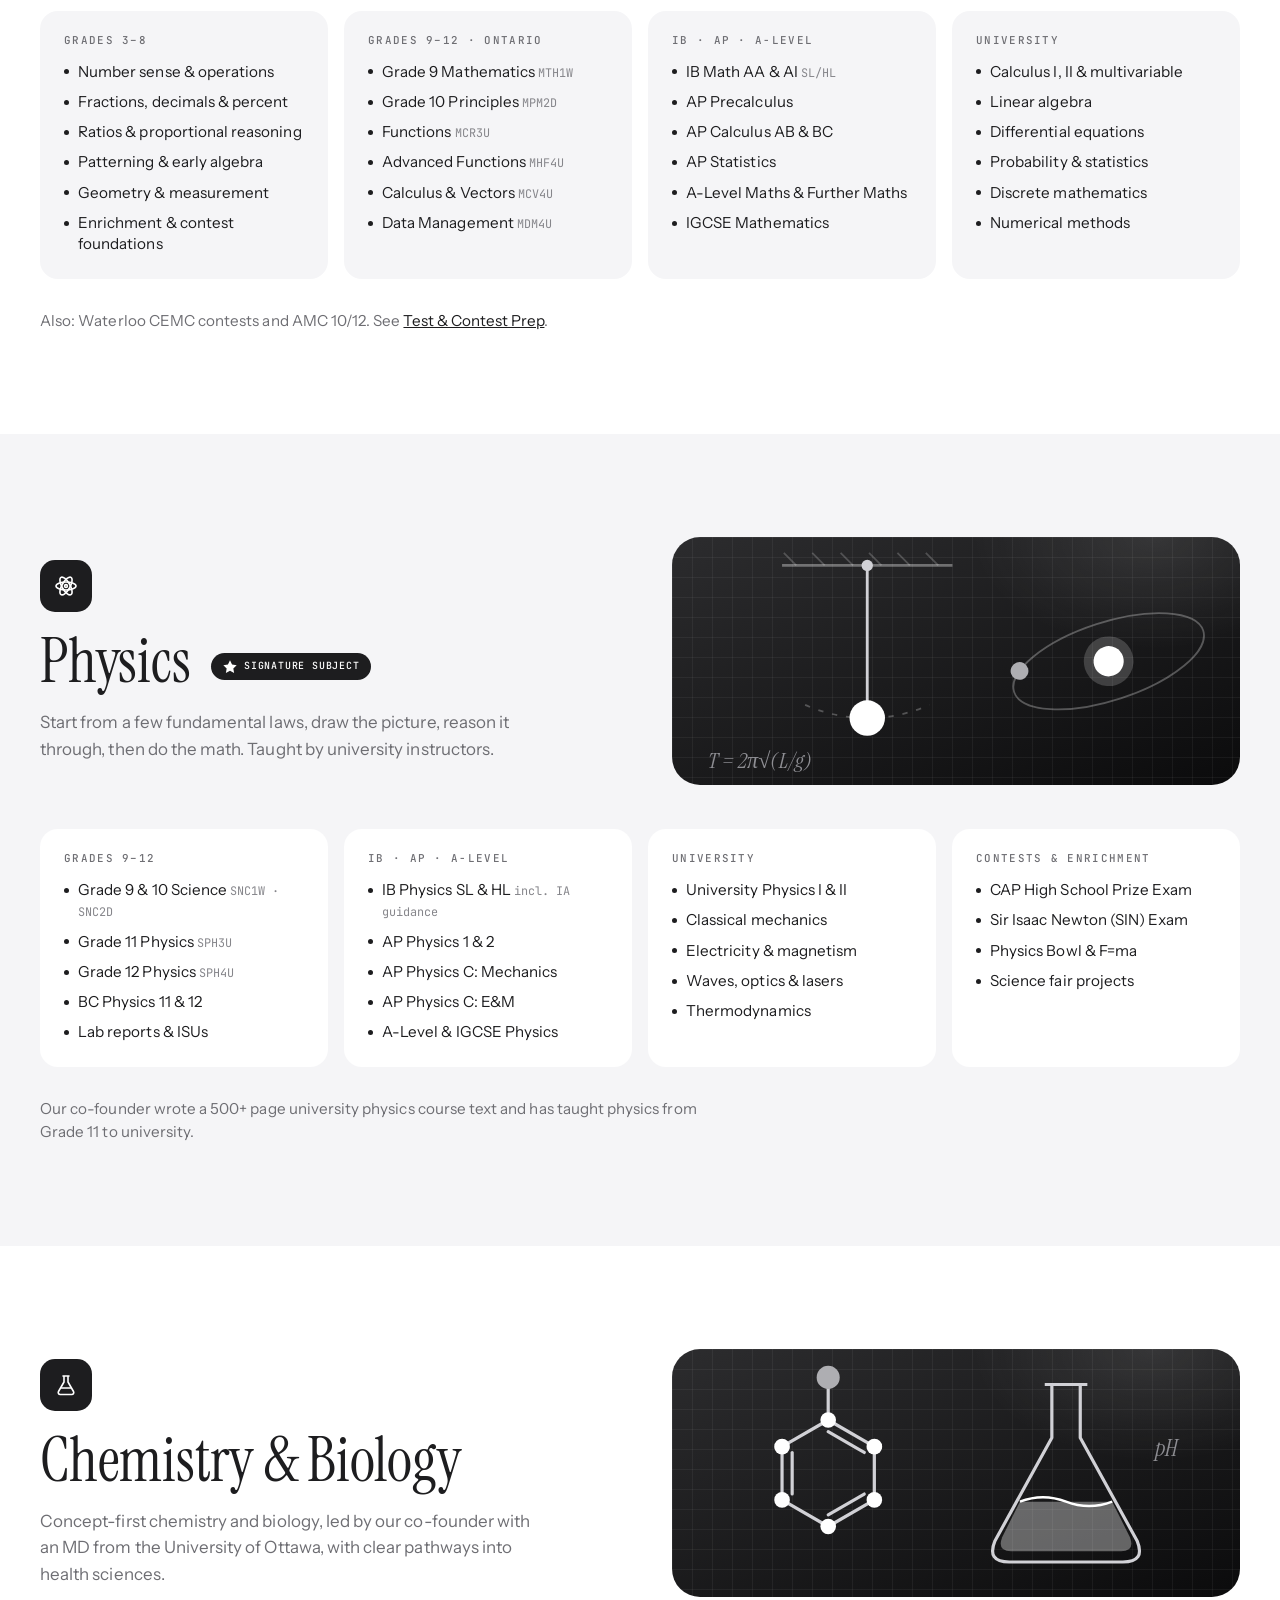
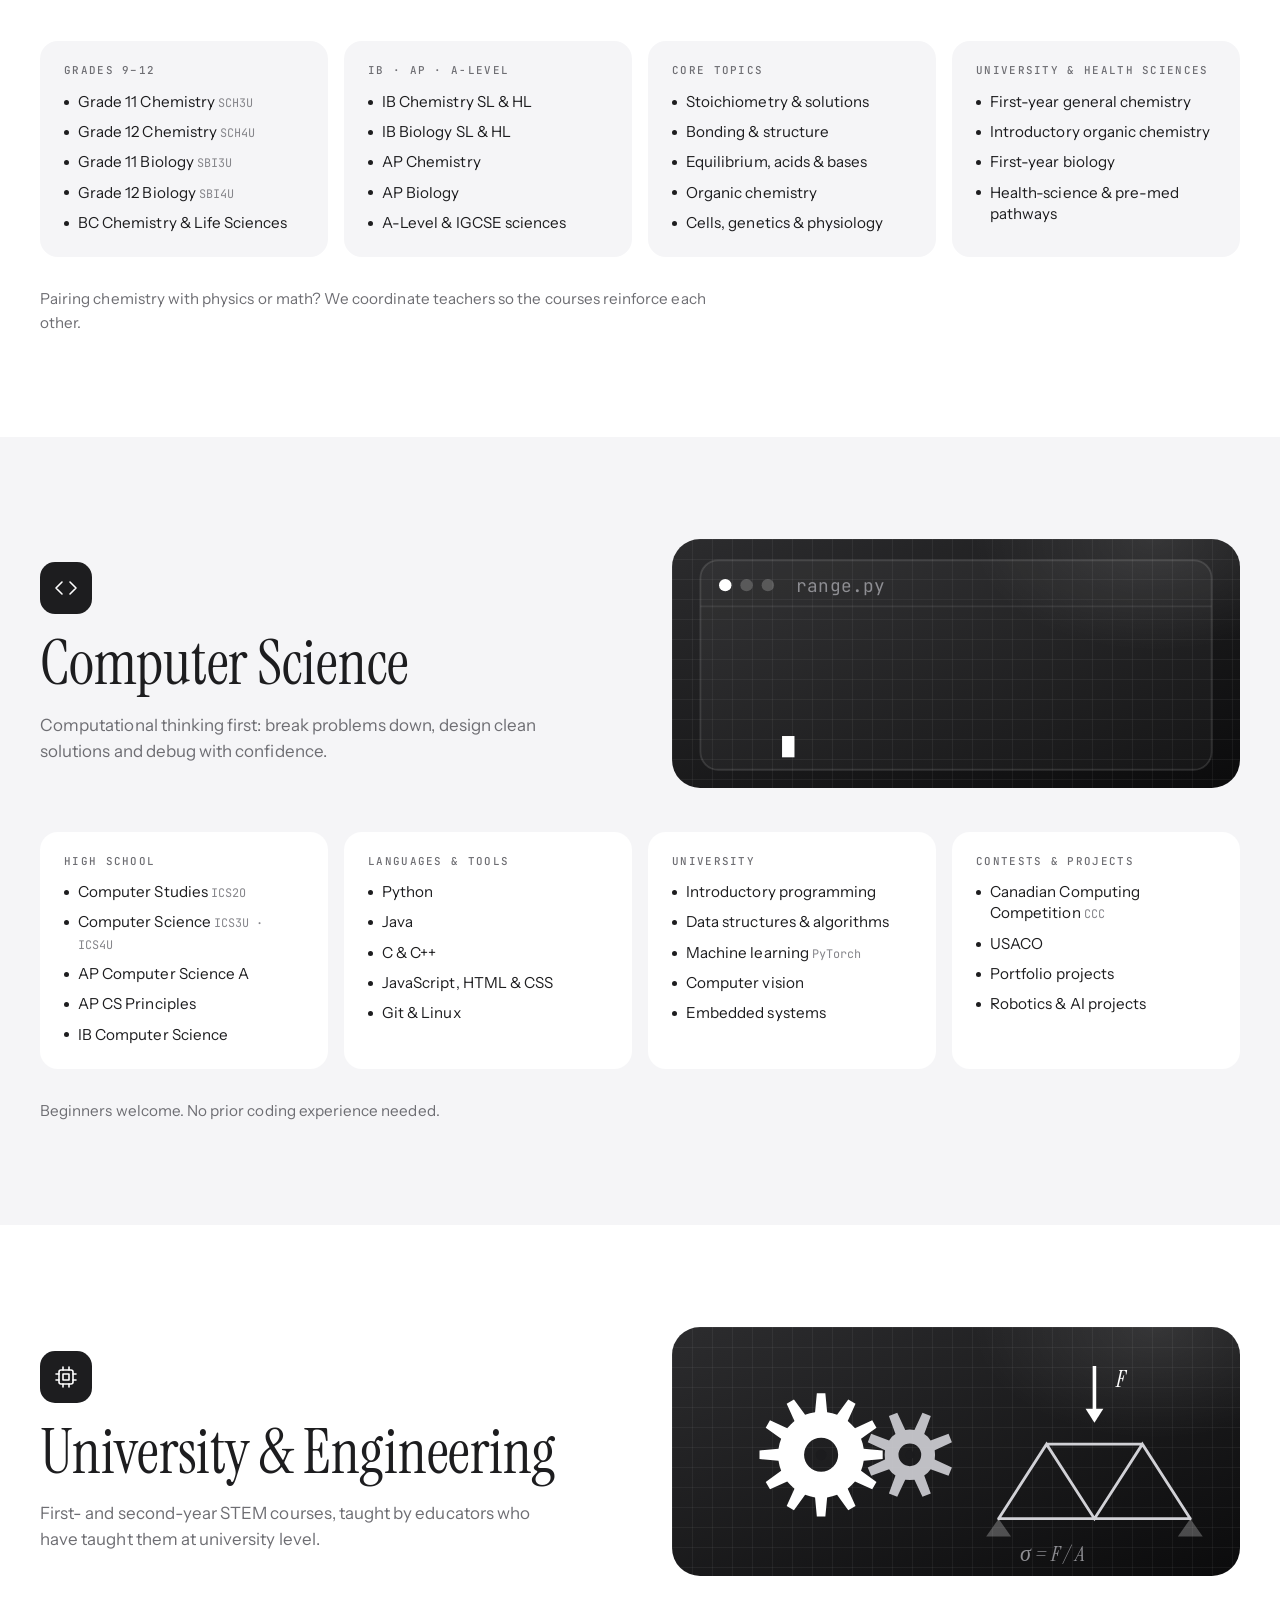
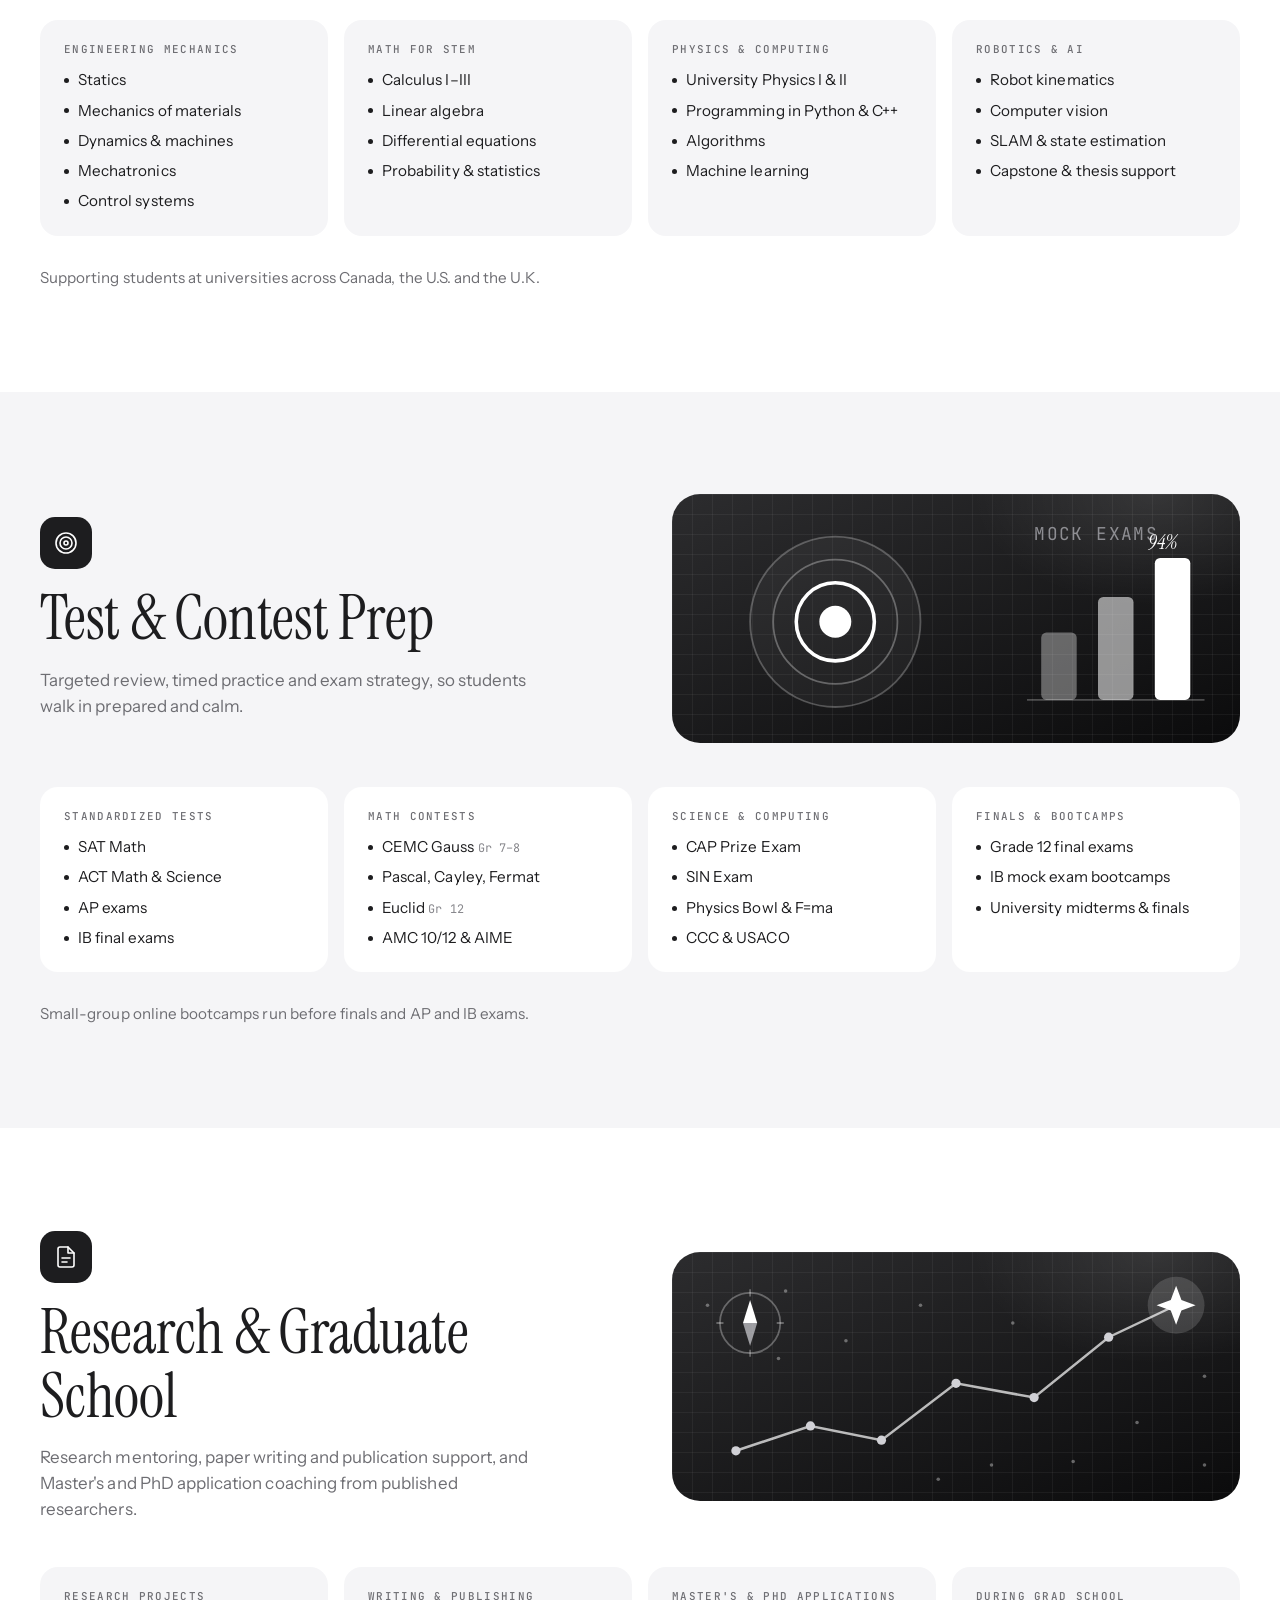
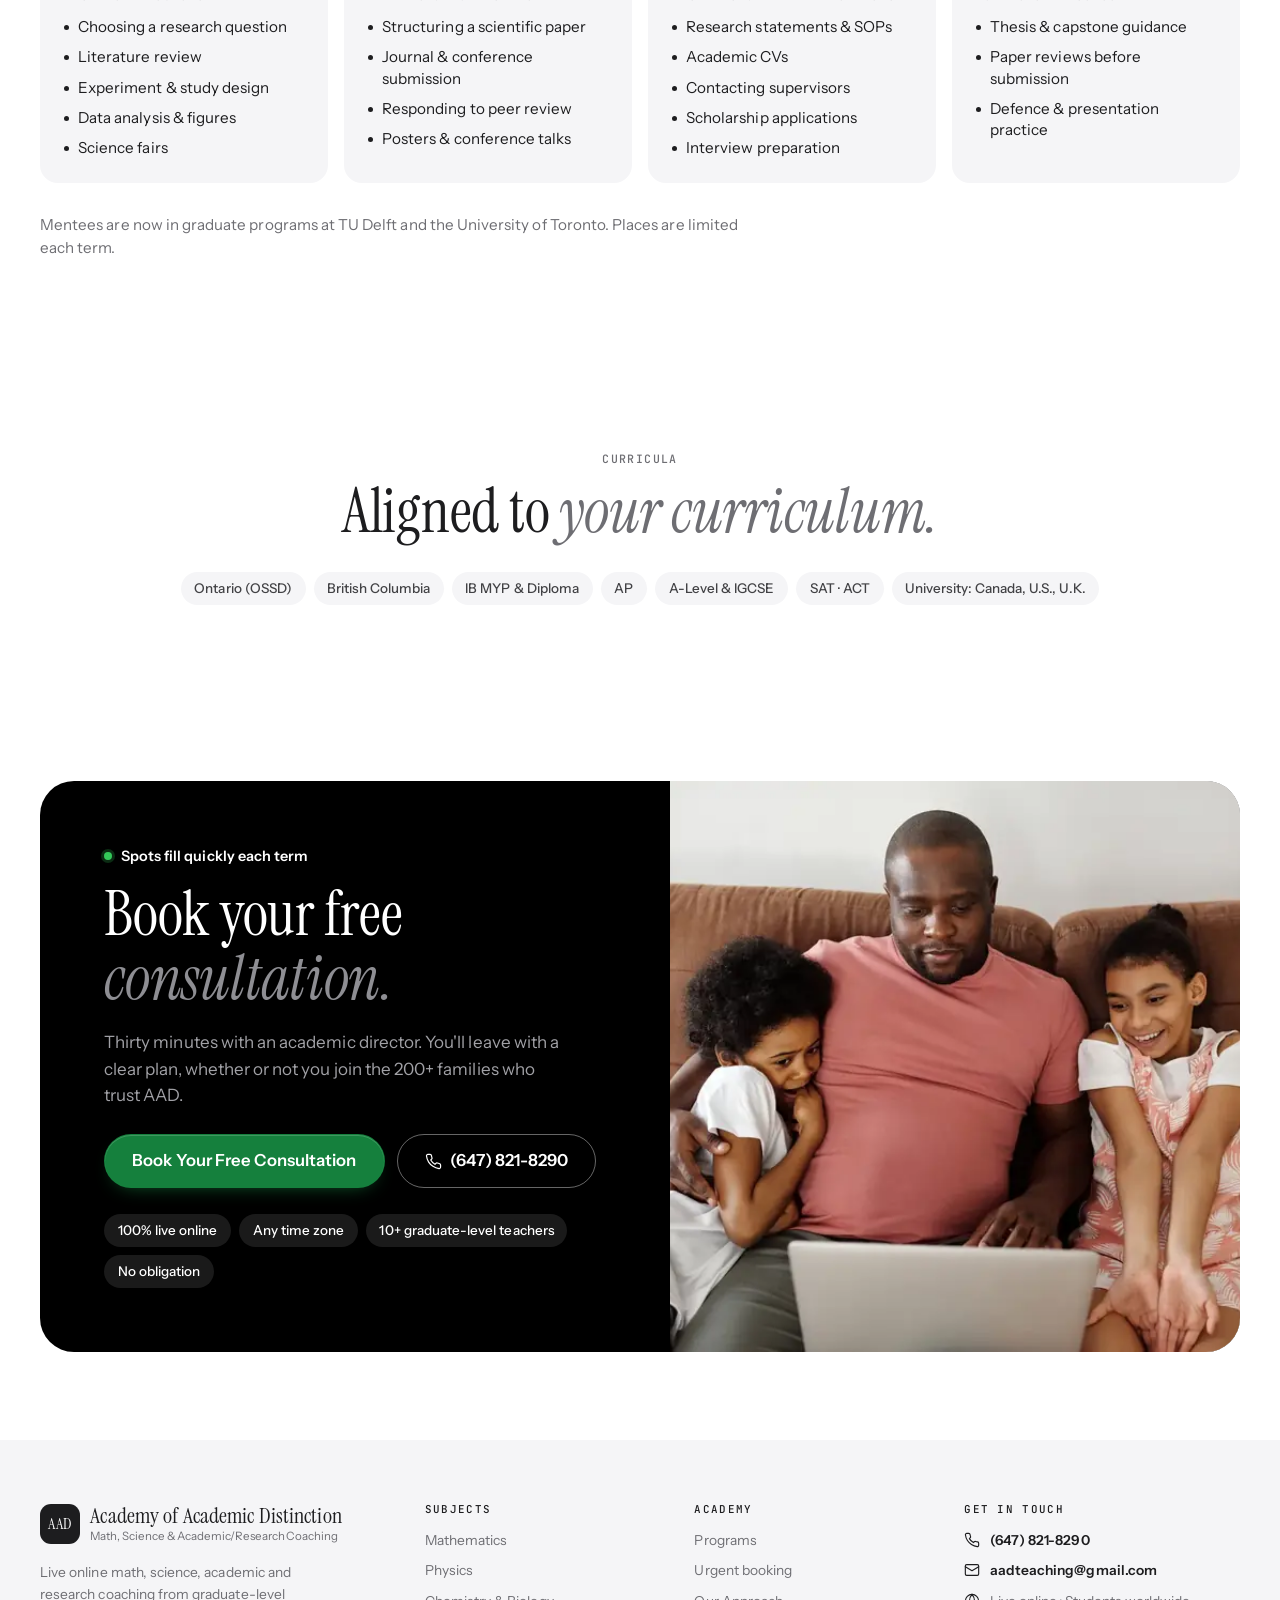
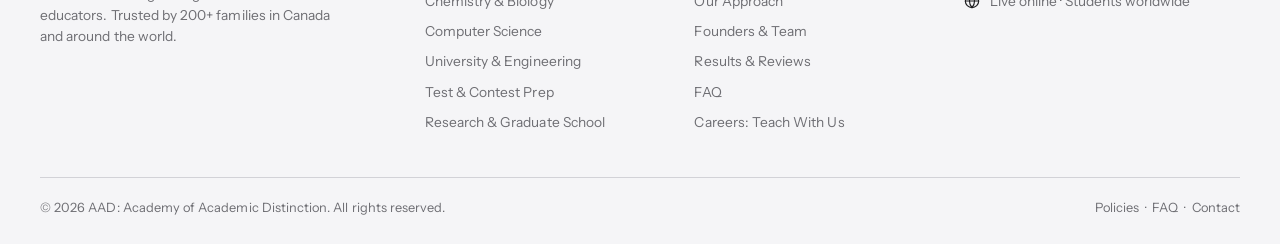
<file: subjects.html>
<!doctype html>
<html lang="en-CA">
<head>
  <meta charset="utf-8">
  <meta name="viewport" content="width=device-width, initial-scale=1, viewport-fit=cover">
  <title>Subjects &amp; Courses — AAD: Academy of Academic Distinction</title>
  <meta name="description" content="Math, physics, chemistry, biology, computer science, university engineering, test prep and research &amp; graduate school mentorship, taught live online by specialists.">
  <meta name="theme-color" content="#ffffff">
  <meta property="og:type" content="website">
  <meta property="og:site_name" content="AAD: Academy of Academic Distinction">
  <meta property="og:title" content="Subjects &amp; Courses — AAD: Academy of Academic Distinction">
  <meta property="og:description" content="Math, physics, chemistry, biology, computer science, university engineering, test prep and research &amp; graduate school mentorship, taught live online by specialists.">
  <meta name="twitter:card" content="summary">
  <link rel="icon" href="assets/img/favicon.svg" type="image/svg+xml">
  <link rel="preconnect" href="https://fonts.googleapis.com">
  <link rel="preconnect" href="https://fonts.gstatic.com" crossorigin>
  <link rel="stylesheet" href="https://fonts.googleapis.com/css2?family=Instrument+Sans:wght@400..700&amp;family=Instrument+Serif:ital@0;1&amp;family=JetBrains+Mono:wght@400;500&amp;family=Caveat:wght@600&amp;display=swap">
  <link rel="stylesheet" href="assets/css/styles.css">
  <script>document.documentElement.classList.add("js");</script>
  <script src="assets/js/config.js" defer></script>
  <script src="assets/js/main.js" defer></script>
</head>
<body>
<svg width="0" height="0" style="position:absolute" aria-hidden="true">
  <symbol id="i-phone" viewBox="0 0 24 24"><path d="M22 16.92v3a2 2 0 0 1-2.18 2 19.8 19.8 0 0 1-8.63-3.07 19.5 19.5 0 0 1-6-6A19.8 19.8 0 0 1 2.12 4.18 2 2 0 0 1 4.11 2h3a2 2 0 0 1 2 1.72c.13.96.36 1.9.7 2.81a2 2 0 0 1-.45 2.11L8.09 9.91a16 16 0 0 0 6 6l1.27-1.27a2 2 0 0 1 2.11-.45c.91.34 1.85.57 2.81.7A2 2 0 0 1 22 16.92z"/></symbol>
  <symbol id="i-mail" viewBox="0 0 24 24"><rect x="2" y="4" width="20" height="16" rx="2"/><path d="m22 7-10 6L2 7"/></symbol>
  <symbol id="i-pin" viewBox="0 0 24 24"><path d="M20 10c0 6-8 12-8 12s-8-6-8-12a8 8 0 0 1 16 0Z"/><circle cx="12" cy="10" r="3"/></symbol>
  <symbol id="i-clock" viewBox="0 0 24 24"><circle cx="12" cy="12" r="10"/><path d="M12 6v6l4 2"/></symbol>
  <symbol id="i-check" viewBox="0 0 24 24"><path d="M20 6 9 17l-5-5"/></symbol>
  <symbol id="i-arrow" viewBox="0 0 24 24"><path d="M5 12h14M13 6l6 6-6 6"/></symbol>
  <symbol id="i-star" viewBox="0 0 24 24"><path d="M12 2l3.09 6.26L22 9.27l-5 4.87 1.18 6.88L12 17.77l-6.18 3.25L7 14.14 2 9.27l6.91-1.01L12 2z" fill="currentColor" stroke="none"/></symbol>
  <symbol id="i-menu" viewBox="0 0 24 24"><path d="M4 7h16M4 12h16M4 17h16"/></symbol>
  <symbol id="i-x" viewBox="0 0 24 24"><path d="M18 6 6 18M6 6l12 12"/></symbol>
  <symbol id="i-sigma" viewBox="0 0 24 24"><path d="M18 7V4H6l6 8-6 8h12v-3"/></symbol>
  <symbol id="i-atom" viewBox="0 0 24 24"><circle cx="12" cy="12" r="1.4"/><ellipse cx="12" cy="12" rx="10" ry="4"/><ellipse cx="12" cy="12" rx="10" ry="4" transform="rotate(60 12 12)"/><ellipse cx="12" cy="12" rx="10" ry="4" transform="rotate(120 12 12)"/></symbol>
  <symbol id="i-flask" viewBox="0 0 24 24"><path d="M9 3h6M10 3v6L4.5 18.5A2 2 0 0 0 6.2 21.5h11.6a2 2 0 0 0 1.7-3L14 9V3"/><path d="M7.5 15h9"/></symbol>
  <symbol id="i-code" viewBox="0 0 24 24"><path d="m16 18 6-6-6-6M8 6l-6 6 6 6"/></symbol>
  <symbol id="i-cpu" viewBox="0 0 24 24"><rect x="5" y="5" width="14" height="14" rx="2"/><rect x="9" y="9" width="6" height="6"/><path d="M9 2v3M15 2v3M9 19v3M15 19v3M2 9h3M2 15h3M19 9h3M19 15h3"/></symbol>
  <symbol id="i-target" viewBox="0 0 24 24"><circle cx="12" cy="12" r="10"/><circle cx="12" cy="12" r="6"/><circle cx="12" cy="12" r="2"/></symbol>
  <symbol id="i-compass" viewBox="0 0 24 24"><circle cx="12" cy="12" r="10"/><path d="m16.24 7.76-2.12 6.36-6.36 2.12 2.12-6.36 6.36-2.12z"/></symbol>
  <symbol id="i-cap" viewBox="0 0 24 24"><path d="M22 10 12 5 2 10l10 5 10-5Z"/><path d="M6 12v5c3 2 9 2 12 0v-5"/><path d="M22 10v6"/></symbol>
  <symbol id="i-chart" viewBox="0 0 24 24"><path d="M3 3v18h18"/><path d="m7 15 4-4 3 3 5-6"/></symbol>
  <symbol id="i-users" viewBox="0 0 24 24"><path d="M16 21v-2a4 4 0 0 0-4-4H6a4 4 0 0 0-4 4v2"/><circle cx="9" cy="7" r="4"/><path d="M22 21v-2a4 4 0 0 0-3-3.87M16 3.13a4 4 0 0 1 0 7.75"/></symbol>
  <symbol id="i-shield" viewBox="0 0 24 24"><path d="M12 22s8-4 8-10V5l-8-3-8 3v7c0 6 8 10 8 10z"/><path d="m9 12 2 2 4-4"/></symbol>
  <symbol id="i-globe" viewBox="0 0 24 24"><circle cx="12" cy="12" r="10"/><path d="M2 12h20M12 2a15 15 0 0 1 0 20M12 2a15 15 0 0 0 0 20"/></symbol>
  <symbol id="i-monitor" viewBox="0 0 24 24"><rect x="2" y="3" width="20" height="14" rx="2"/><path d="M8 21h8M12 17v4"/></symbol>
  <symbol id="i-home" viewBox="0 0 24 24"><path d="m3 10 9-7 9 7v10a1 1 0 0 1-1 1h-5v-6H9v6H4a1 1 0 0 1-1-1z"/></symbol>
  <symbol id="i-bulb" viewBox="0 0 24 24"><path d="M9 18h6M10 22h4M12 2a7 7 0 0 0-4 12.74V17h8v-2.26A7 7 0 0 0 12 2z"/></symbol>
  <symbol id="i-clipboard" viewBox="0 0 24 24"><rect x="5" y="4" width="14" height="18" rx="2"/><path d="M9 2h6v4H9zM9 12h6M9 16h4"/></symbol>
  <symbol id="i-message" viewBox="0 0 24 24"><path d="M21 15a2 2 0 0 1-2 2H7l-4 4V5a2 2 0 0 1 2-2h14a2 2 0 0 1 2 2z"/></symbol>
  <symbol id="i-calendar" viewBox="0 0 24 24"><rect x="3" y="4" width="18" height="18" rx="2"/><path d="M16 2v4M8 2v4M3 10h18"/></symbol>
  <symbol id="i-search" viewBox="0 0 24 24"><circle cx="11" cy="11" r="7"/><path d="m21 21-4.3-4.3"/></symbol>
  <symbol id="i-lock" viewBox="0 0 24 24"><rect x="4" y="11" width="16" height="10" rx="2"/><path d="M8 11V7a4 4 0 0 1 8 0v4"/></symbol>
  <symbol id="i-book" viewBox="0 0 24 24"><path d="M4 19.5A2.5 2.5 0 0 1 6.5 17H20V3H6.5A2.5 2.5 0 0 0 4 5.5z"/><path d="M4 19.5A2.5 2.5 0 0 0 6.5 22H20v-5"/></symbol>
  <symbol id="i-award" viewBox="0 0 24 24"><circle cx="12" cy="8" r="6"/><path d="M8.2 13.2 7 22l5-3 5 3-1.2-8.8"/></symbol>
  <symbol id="i-refresh" viewBox="0 0 24 24"><path d="M21 12a9 9 0 0 1-15.5 6.2L3 16M3 12a9 9 0 0 1 15.5-6.2L21 8"/><path d="M21 3v5h-5M3 21v-5h5"/></symbol>
  <symbol id="i-info" viewBox="0 0 24 24"><circle cx="12" cy="12" r="10"/><path d="M12 16v-4M12 8h.01"/></symbol>
  <symbol id="i-pen" viewBox="0 0 24 24"><path d="M12 20h9"/><path d="M16.5 3.5a2.1 2.1 0 0 1 3 3L7 19l-4 1 1-4z"/></symbol>
  <symbol id="i-heart" viewBox="0 0 24 24"><path d="M19 14c1.5-1.5 3-3.4 3-5.5A5.5 5.5 0 0 0 16.5 3c-1.8 0-3 .5-4.5 2-1.5-1.5-2.7-2-4.5-2A5.5 5.5 0 0 0 2 8.5c0 2.3 1.5 4 3 5.5l7 7z"/></symbol>
  <symbol id="i-mic" viewBox="0 0 24 24"><rect x="9" y="2" width="6" height="12" rx="3"/><path d="M5 10a7 7 0 0 0 14 0M12 17v5M8 22h8"/></symbol>
  <symbol id="i-video" viewBox="0 0 24 24"><rect x="2" y="6" width="14" height="12" rx="2"/><path d="m22 8-6 4 6 4z"/></symbol>
  <symbol id="i-sun" viewBox="0 0 24 24"><circle cx="12" cy="12" r="4"/><path d="M12 2v2M12 20v2M4.9 4.9l1.4 1.4M17.7 17.7l1.4 1.4M2 12h2M20 12h2M4.9 19.1l1.4-1.4M17.7 6.3l1.4-1.4"/></symbol>
  <symbol id="i-moon" viewBox="0 0 24 24"><path d="M21 12.8A9 9 0 1 1 11.2 3a7 7 0 0 0 9.8 9.8z"/></symbol>
  <symbol id="i-instagram" viewBox="0 0 24 24"><rect x="2" y="2" width="20" height="20" rx="5"/><circle cx="12" cy="12" r="4"/><circle cx="17.5" cy="6.5" r="1" fill="currentColor" stroke="none"/></symbol>
  <symbol id="i-linkedin" viewBox="0 0 24 24"><path d="M16 8a6 6 0 0 1 6 6v7h-4v-7a2 2 0 0 0-4 0v7h-4v-7a6 6 0 0 1 6-6zM2 9h4v12H2z"/><circle cx="4" cy="4" r="2"/></symbol>
  <symbol id="i-youtube" viewBox="0 0 24 24"><path d="M22.5 6.4a2.8 2.8 0 0 0-2-2C18.8 4 12 4 12 4s-6.8 0-8.5.4a2.8 2.8 0 0 0-2 2A29 29 0 0 0 1 12a29 29 0 0 0 .5 5.6 2.8 2.8 0 0 0 2 2c1.7.4 8.5.4 8.5.4s6.8 0 8.5-.4a2.8 2.8 0 0 0 2-2A29 29 0 0 0 23 12a29 29 0 0 0-.5-5.6z"/><path d="m10 15 5-3-5-3z"/></symbol>
  <symbol id="i-facebook" viewBox="0 0 24 24"><path d="M18 2h-3a5 5 0 0 0-5 5v3H7v4h3v8h4v-8h3l1-4h-4V7a1 1 0 0 1 1-1h3z"/></symbol>
  <symbol id="i-pause" viewBox="0 0 24 24"><path d="M9 5v14M15 5v14"/></symbol>
  <symbol id="i-play" viewBox="0 0 24 24"><path d="M8 5v14l11-7z" fill="currentColor" stroke="none"/></symbol>
  <symbol id="i-doc" viewBox="0 0 24 24"><path d="M14 2H6a2 2 0 0 0-2 2v16a2 2 0 0 0 2 2h12a2 2 0 0 0 2-2V8z"/><path d="M14 2v6h6M8 13h8M8 17h5"/></symbol>
  <symbol id="i-send" viewBox="0 0 24 24"><path d="M22 2 11 13M22 2l-7 20-4-9-9-4z"/></symbol>
  <symbol id="i-steth" viewBox="0 0 24 24"><path d="M5 3v6a5 5 0 0 0 10 0V3"/><path d="M10 14v2a5 5 0 0 0 10 0v-3"/><circle cx="20" cy="11" r="2"/></symbol>
  <symbol id="i-trophy" viewBox="0 0 24 24"><path d="M8 21h8M12 17v4M7 4h10v5a5 5 0 0 1-10 0z"/><path d="M17 5h3v2a3 3 0 0 1-3 3M7 5H4v2a3 3 0 0 0 3 3"/></symbol>
  <symbol id="i-dna" viewBox="0 0 24 24"><path d="M7 3c0 5 10 5 10 9s-10 4-10 9M17 3c0 5-10 5-10 9s10 4 10 9"/><path d="M8.5 6h7M9 18h6M10.5 9.5h3M10.5 14.5h3"/></symbol>
  <symbol id="i-bolt" viewBox="0 0 24 24"><path d="M13.5 2 4 13.5h7L10 22l9.5-11.5h-7z" fill="currentColor" stroke="none"/></symbol>
  <symbol id="i-flame" viewBox="0 0 24 24"><path d="M12 2c1 4 6 6 6 12a6 6 0 0 1-12 0c0-3 2-5 3-6 0 2 1 3 2 3 0-3-1-6 1-9z"/></symbol>
</svg>
<a class="skip-link" href="#main">Skip to content</a>

<header class="site-header">
  <div class="container header-inner">
      <a class="brand" href="index.html" aria-label="AAD: Academy of Academic Distinction — home">
        <span class="brand-mark" aria-hidden="true">AAD</span>
        <span class="brand-text"><span class="brand-name">Academy of Academic Distinction</span><span class="brand-sub">Math, Science &amp; Academic/Research Coaching</span></span>
      </a>
    <div class="header-btns">
      <a class="btn btn-urgent btn-sm" href="book-now.html"><svg class="i i-bolt" aria-hidden="true"><use href="#i-bolt"/></svg><span>Book Now!</span></a>
      <a class="btn btn-sm btn-cta" href="book.html"><span>Free Consultation</span></a>
    </div>
    <nav class="nav" id="site-nav" aria-label="Main">
      <ul class="nav-list">
          <li><a href="subjects.html" aria-current="page">Subjects</a></li>
          <li><a href="programs.html">Programs</a></li>
          <li><a href="approach.html">Our Approach</a></li>
          <li><a href="results.html">Results</a></li>
          <li><a href="faq.html">FAQ</a></li>
          <li><a href="contact.html">Contact</a></li>
      </ul>
      <a class="btn btn-urgent btn-sm nav-urgent" href="book-now.html"><svg class="i i-bolt" aria-hidden="true"><use href="#i-bolt"/></svg><span><span class="lbl-x">Urgently </span>Book Now!</span></a>
      <a class="btn btn-sm nav-cta btn-cta" href="book.html"><span><span class="lbl-x">Book </span>Free Consultation</span></a>
    </nav>
    <button class="nav-toggle" type="button" aria-controls="site-nav" aria-expanded="false" aria-label="Open menu">
      <svg class="i i-open" aria-hidden="true"><use href="#i-menu"/></svg><svg class="i i-close" aria-hidden="true"><use href="#i-x"/></svg>
    </button>
  </div>
  <div class="scroll-progress" aria-hidden="true"><span></span></div>
</header>

<main id="main">
<section class="page-hero">
  <div class="container">
    <div class="page-hero-copy">
      <ol class="breadcrumb"><li><a href="index.html">Home</a></li><li>Subjects</li></ol>
      <span class="eyebrow">Subjects &amp; courses</span>
      <h1>Every course. <em>A specialist for each.</em></h1>
      <p class="lead">Math, science and computer science from Grade 3 to university, plus research and graduate school mentorship.</p>
      <div class="page-hero-actions">
        <a class="link-arrow" href="contact.html">Don't see your course? Ask us <svg class="i i-arrow" aria-hidden="true"><use href="#i-arrow"/></svg></a>
      </div>
    </div>
    <div class="mosaic page-hero-media" data-animate role="img" aria-label="Photo collage: Students learning math, science and coding"><div class="tile tile-1" data-rotator data-interval="6800" data-delay="0"><img class="is-on" src="assets/img/photos/5234734-800.webp" srcset="assets/img/photos/5234734-800.webp 800w, assets/img/photos/5234734-1400.webp 1400w" sizes="(max-width: 640px) 100vw, 45vw" alt="" decoding="async" loading="lazy"><img data-src="assets/img/photos/8471859-800.webp" data-srcset="assets/img/photos/8471859-800.webp 800w, assets/img/photos/8471859-1400.webp 1400w" sizes="(max-width: 640px) 100vw, 45vw" alt="" decoding="async"></div><div class="tile tile-2" data-rotator data-interval="6800" data-delay="1360"><img class="is-on" src="assets/img/photos/5905965-800.webp" srcset="assets/img/photos/5905965-800.webp 800w" sizes="(max-width: 640px) 50vw, 22vw" alt="" decoding="async" loading="lazy"><img data-src="assets/img/photos/3781338-800.webp" data-srcset="assets/img/photos/3781338-800.webp 800w" sizes="(max-width: 640px) 50vw, 22vw" alt="" decoding="async"></div><div class="tile tile-3" data-rotator data-interval="6800" data-delay="2720"><img class="is-on" src="assets/img/photos/8923574-800.webp" srcset="assets/img/photos/8923574-800.webp 800w" sizes="(max-width: 640px) 50vw, 22vw" alt="" decoding="async" loading="lazy"><img data-src="assets/img/photos/8471913-800.webp" data-srcset="assets/img/photos/8471913-800.webp 800w" sizes="(max-width: 640px) 50vw, 22vw" alt="" decoding="async"></div><div class="tile tile-4" data-rotator data-interval="6800" data-delay="4080"><img class="is-on" src="assets/img/photos/12662811-800.webp" srcset="assets/img/photos/12662811-800.webp 800w" sizes="(max-width: 640px) 50vw, 22vw" alt="" decoding="async" loading="lazy"><img data-src="assets/img/photos/4974912-800.webp" data-srcset="assets/img/photos/4974912-800.webp 800w" sizes="(max-width: 640px) 50vw, 22vw" alt="" decoding="async"></div><div class="tile tile-5" data-rotator data-interval="6800" data-delay="5440"><img class="is-on" src="assets/img/photos/6684506-800.webp" srcset="assets/img/photos/6684506-800.webp 800w" sizes="(max-width: 640px) 50vw, 22vw" alt="" decoding="async" loading="lazy"><img data-src="assets/img/photos/7972331-800.webp" data-srcset="assets/img/photos/7972331-800.webp 800w" sizes="(max-width: 640px) 50vw, 22vw" alt="" decoding="async"></div></div>
  </div>
  <nav class="subnav" aria-label="Subjects" data-spy>
    <div class="container">
      <ul class="subnav-list">
        <li><a href="#math"><svg class="i i-sigma" aria-hidden="true"><use href="#i-sigma"/></svg> Mathematics</a></li>
        <li><a href="#physics"><svg class="i i-atom" aria-hidden="true"><use href="#i-atom"/></svg> Physics</a></li>
        <li><a href="#chemistry-biology"><svg class="i i-flask" aria-hidden="true"><use href="#i-flask"/></svg> Chemistry &amp; Biology</a></li>
        <li><a href="#computer-science"><svg class="i i-code" aria-hidden="true"><use href="#i-code"/></svg> Computer Science</a></li>
        <li><a href="#university"><svg class="i i-cpu" aria-hidden="true"><use href="#i-cpu"/></svg> University &amp; Engineering</a></li>
        <li><a href="#test-prep"><svg class="i i-target" aria-hidden="true"><use href="#i-target"/></svg> Test &amp; Contest Prep</a></li>
        <li><a href="#mentorship"><svg class="i i-doc" aria-hidden="true"><use href="#i-doc"/></svg> Research &amp; Graduate School</a></li>
      </ul>
    </div>
  </nav>
</section>

<!-- ============ MATHEMATICS ============ -->
<section class="subject-block" id="math">
  <div class="container">
    <div class="subject-head reveal">
      <div>
        <div class="icon-badge"><svg class="i i-sigma" aria-hidden="true"><use href="#i-sigma"/></svg></div>
        <h2>Mathematics</h2>
        <p>Math as a language of reasoning, not a list of procedures. Students learn why each method works and how ideas connect.</p>
      </div>
      <div class="art subject-art art--math" data-animate role="img" aria-label="Animated graph of a function with its tangent line and shaded area"><svg viewBox="0 0 320 140" fill="none" aria-hidden="true">
<path d="M24 100H300M40 126V16" stroke="rgba(255,255,255,.28)"/>
<path d="M296 97l6 3-6 3M37 20l3-6 3 6" stroke="rgba(255,255,255,.28)"/>
<path class="art-fade" d="M56 45.4 L59 42.6 L62 40.1 L65 38 L68 36.3 L71 35.1 L74 34.3 L77 34 L80 34.2 L83 34.8 L86 35.9 L89 37.4 L92 39.4 L95 41.7 L98 44.4 L100 100 L56 100Z" fill="rgba(255,255,255,.22)"/>
<path id="art-math-curve" class="art-draw" pathLength="1" d="M40 64 L44 59 L48 54.1 L52 49.5 L56 45.4 L60 41.7 L64 38.7 L68 36.3 L72 34.8 L76 34.1 L80 34.2 L84 35.1 L88 36.9 L92 39.4 L96 42.6 L100 46.4 L104 50.7 L108 55.3 L112 60.2 L116 65.3 L120 70.2 L124 75 L128 79.5 L132 83.6 L136 87.1 L140 90 L144 92.1 L148 93.5 L152 94 L156 93.7 L160 92.5 L164 90.6 L168 87.9 L172 84.5 L176 80.6 L180 76.2 L184 71.5 L188 66.5 L192 61.5 L196 56.5 L200 51.8 L204 47.4 L208 43.5 L212 40.1 L216 37.4 L220 35.5 L224 34.3 L228 34 L232 34.5 L236 35.9 L240 38 L244 40.9 L248 44.4 L252 48.5 L256 53 L260 57.8 L264 62.7 L268 67.8 L272 72.7 L276 77.3 L280 81.6 L284 85.4 L288 88.6 L292 91.1 L296 92.9" stroke="#ffffff" stroke-width="2.4" stroke-linecap="round"/>
<g class="art-fade"><animateMotion dur="7s" repeatCount="indefinite" rotate="auto"><mpath href="#art-math-curve"/></animateMotion>
<line x1="-30" y1="0" x2="30" y2="0" stroke="#d1d1d6" stroke-width="1.4" stroke-dasharray="3 3"/>
<circle r="4.6" fill="#fff" stroke="#ffffff" stroke-width="2"/></g>
<text x="250" y="30" font-family="Instrument Serif, Georgia, serif" font-style="italic" font-size="15" fill="#ffffff">f(x)</text>
<text x="60" y="94" font-family="Instrument Serif, Georgia, serif" font-style="italic" font-size="12" fill="#d1d1d6" class="art-fade">∫ f dx</text>
<text x="190" y="128" font-family="JetBrains Mono, monospace" font-size="10.5" fill="#8e8e93" letter-spacing=".06em">SLOPE = f′(x)</text>
</svg></div>
    </div>
    <div class="course-cols reveal">
      <div class="course-col"><h4>Grades 3–8</h4><ul><li>Number sense &amp; operations</li><li>Fractions, decimals &amp; percent</li><li>Ratios &amp; proportional reasoning</li><li>Patterning &amp; early algebra</li><li>Geometry &amp; measurement</li><li>Enrichment &amp; contest foundations</li></ul></div>
      <div class="course-col"><h4>Grades 9–12 · Ontario</h4><ul><li>Grade 9 Mathematics <span>MTH1W</span></li><li>Grade 10 Principles <span>MPM2D</span></li><li>Functions <span>MCR3U</span></li><li>Advanced Functions <span>MHF4U</span></li><li>Calculus &amp; Vectors <span>MCV4U</span></li><li>Data Management <span>MDM4U</span></li></ul></div>
      <div class="course-col"><h4>IB · AP · A-Level</h4><ul><li>IB Math AA &amp; AI <span>SL/HL</span></li><li>AP Precalculus</li><li>AP Calculus AB &amp; BC</li><li>AP Statistics</li><li>A-Level Maths &amp; Further Maths</li><li>IGCSE Mathematics</li></ul></div>
      <div class="course-col"><h4>University</h4><ul><li>Calculus I, II &amp; multivariable</li><li>Linear algebra</li><li>Differential equations</li><li>Probability &amp; statistics</li><li>Discrete mathematics</li><li>Numerical methods</li></ul></div>
    </div>
    <div class="subject-foot reveal">
      <p>Also: Waterloo CEMC contests and AMC 10/12. See <a href="#test-prep">Test &amp; Contest Prep</a>.</p>
    </div>
  </div>
</section>

<!-- ============ PHYSICS ============ -->
<section class="subject-block" id="physics">
  <div class="container">
    <div class="subject-head reveal">
      <div>
        <div class="icon-badge"><svg class="i i-atom" aria-hidden="true"><use href="#i-atom"/></svg></div>
        <h2>Physics <span class="signature"><svg class="i i-star i-sm" aria-hidden="true"><use href="#i-star"/></svg> Signature subject</span></h2>
        <p>Start from a few fundamental laws, draw the picture, reason it through, then do the math. Taught by university instructors.</p>
      </div>
      <div class="art subject-art art--physics" data-animate role="img" aria-label="Animated swinging pendulum and orbiting planet"><svg viewBox="0 0 320 140" fill="none" aria-hidden="true">
<path d="M62 16H158" stroke="rgba(255,255,255,.35)" stroke-width="1.5"/>
<path d="M70 16l-7-7M86 16l-7-7M102 16l-7-7M118 16l-7-7M134 16l-7-7M150 16l-7-7" stroke="rgba(255,255,255,.2)"/>
<path d="M75 94.6 A86 86 0 0 0 145 94.6" stroke="rgba(255,255,255,.25)" stroke-dasharray="3 5"/>
<g class="pend"><line x1="110" y1="16" x2="110" y2="93" stroke="#d1d1d6" stroke-width="1.6"/>
<circle cx="110" cy="102" r="10" fill="#ffffff"/><circle cx="106" cy="98" r="3" fill="rgba(255,255,255,.55)"/></g>
<circle cx="110" cy="16" r="3.2" fill="#d1d1d6"/>
<g transform="rotate(-18 246 70)">
<path id="art-phys-orbit" d="M190 70 A56 22 0 1 1 302 70 A56 22 0 1 1 190 70" stroke="rgba(255,255,255,.28)"/>
<circle cx="246" cy="70" r="14" fill="rgba(255,255,255,.18)"/><circle cx="246" cy="70" r="8.5" fill="#ffffff"/>
<circle r="5" fill="#aeaeb2"><animateMotion dur="5s" repeatCount="indefinite"><mpath href="#art-phys-orbit"/></animateMotion></circle></g>
<text x="20" y="130" font-family="Instrument Serif, Georgia, serif" font-style="italic" font-size="12.5" fill="#8e8e93">T = 2π√(L/g)</text>
</svg></div>
    </div>
    <div class="course-cols reveal">
      <div class="course-col"><h4>Grades 9–12</h4><ul><li>Grade 9 &amp; 10 Science <span>SNC1W · SNC2D</span></li><li>Grade 11 Physics <span>SPH3U</span></li><li>Grade 12 Physics <span>SPH4U</span></li><li>BC Physics 11 &amp; 12</li><li>Lab reports &amp; ISUs</li></ul></div>
      <div class="course-col"><h4>IB · AP · A-Level</h4><ul><li>IB Physics SL &amp; HL <span>incl. IA guidance</span></li><li>AP Physics 1 &amp; 2</li><li>AP Physics C: Mechanics</li><li>AP Physics C: E&amp;M</li><li>A-Level &amp; IGCSE Physics</li></ul></div>
      <div class="course-col"><h4>University</h4><ul><li>University Physics I &amp; II</li><li>Classical mechanics</li><li>Electricity &amp; magnetism</li><li>Waves, optics &amp; lasers</li><li>Thermodynamics</li></ul></div>
      <div class="course-col"><h4>Contests &amp; enrichment</h4><ul><li>CAP High School Prize Exam</li><li>Sir Isaac Newton (SIN) Exam</li><li>Physics Bowl &amp; F=ma</li><li>Science fair projects</li></ul></div>
    </div>
    <div class="subject-foot reveal">
      <p>Our co-founder wrote a 500+ page university physics course text and has taught physics from Grade 11 to university.</p>
    </div>
  </div>
</section>

<!-- ============ CHEMISTRY & BIOLOGY ============ -->
<section class="subject-block" id="chemistry-biology">
  <div class="container">
    <div class="subject-head reveal">
      <div>
        <div class="icon-badge"><svg class="i i-flask" aria-hidden="true"><use href="#i-flask"/></svg></div>
        <h2>Chemistry &amp; Biology</h2>
        <p>Concept-first chemistry and biology, led by our co-founder with an MD from the University of Ottawa, with clear pathways into health sciences.</p>
      </div>
      <div class="art subject-art art--chem" data-animate role="img" aria-label="Rotating benzene molecule and bubbling flask"><svg viewBox="0 0 320 140" fill="none" aria-hidden="true">
<g class="mol">
<g stroke="#d1d1d6" stroke-width="1.8" stroke-linecap="round"><line x1="88" y1="40" x2="114" y2="55"/><line x1="114" y1="55" x2="114" y2="85"/><line x1="114" y1="85" x2="88" y2="100"/><line x1="88" y1="100" x2="62" y2="85"/><line x1="62" y1="85" x2="62" y2="55"/><line x1="62" y1="55" x2="88" y2="40"/><line x1="88" y1="46.6" x2="108.3" y2="58.3"/><line x1="108.3" y1="81.7" x2="88" y2="93.4"/><line x1="67.7" y1="81.7" x2="67.7" y2="58.3"/>
<line x1="88" y1="40" x2="88" y2="22"/></g>
<g fill="#ffffff"><circle cx="88" cy="40" r="4.4"/><circle cx="114" cy="55" r="4.4"/><circle cx="114" cy="85" r="4.4"/><circle cx="88" cy="100" r="4.4"/><circle cx="62" cy="85" r="4.4"/><circle cx="62" cy="55" r="4.4"/></g>
<circle cx="88" cy="16" r="6.5" fill="#aeaeb2"/>
</g>
<path d="M210 20H234M214 20V50L182 108Q177 120 190 120H254Q267 120 262 108L230 50V20" stroke="#d1d1d6" stroke-width="1.8" stroke-linejoin="round"/>
<path d="M196 86H248L258 106Q261 114 253 114H191Q183 114 186 106Z" fill="rgba(255,255,255,.35)"/>
<path d="M196 86Q209 81 222 86T248 86" stroke="#ffffff" stroke-width="1.4"/>
<circle class="bubble" cx="206" cy="108" r="3"/><circle class="bubble" cx="222" cy="110" r="4" style="animation-delay:1.1s"/>
<circle class="bubble" cx="236" cy="106" r="2.6" style="animation-delay:2.1s"/><circle class="bubble" cx="216" cy="104" r="2.2" style="animation-delay:.6s"/>
<text x="272" y="60" font-family="Instrument Serif, Georgia, serif" font-style="italic" font-size="13" fill="#8e8e93">pH</text>
</svg></div>
    </div>
    <div class="course-cols reveal">
      <div class="course-col"><h4>Grades 9–12</h4><ul><li>Grade 11 Chemistry <span>SCH3U</span></li><li>Grade 12 Chemistry <span>SCH4U</span></li><li>Grade 11 Biology <span>SBI3U</span></li><li>Grade 12 Biology <span>SBI4U</span></li><li>BC Chemistry &amp; Life Sciences</li></ul></div>
      <div class="course-col"><h4>IB · AP · A-Level</h4><ul><li>IB Chemistry SL &amp; HL</li><li>IB Biology SL &amp; HL</li><li>AP Chemistry</li><li>AP Biology</li><li>A-Level &amp; IGCSE sciences</li></ul></div>
      <div class="course-col"><h4>Core topics</h4><ul><li>Stoichiometry &amp; solutions</li><li>Bonding &amp; structure</li><li>Equilibrium, acids &amp; bases</li><li>Organic chemistry</li><li>Cells, genetics &amp; physiology</li></ul></div>
      <div class="course-col"><h4>University &amp; health sciences</h4><ul><li>First-year general chemistry</li><li>Introductory organic chemistry</li><li>First-year biology</li><li>Health-science &amp; pre-med pathways</li></ul></div>
    </div>
    <div class="subject-foot reveal">
      <p>Pairing chemistry with physics or math? We coordinate teachers so the courses reinforce each other.</p>
    </div>
  </div>
</section>

<!-- ============ COMPUTER SCIENCE ============ -->
<section class="subject-block" id="computer-science">
  <div class="container">
    <div class="subject-head reveal">
      <div>
        <div class="icon-badge"><svg class="i i-code" aria-hidden="true"><use href="#i-code"/></svg></div>
        <h2>Computer Science</h2>
        <p>Computational thinking first: break problems down, design clean solutions and debug with confidence.</p>
      </div>
      <div class="art subject-art art--cs" data-animate role="img" aria-label="Code editor typing a short Python program"><svg viewBox="0 0 320 140" fill="none" aria-hidden="true">
<rect x="16" y="12" width="288" height="118" rx="10" fill="rgba(255,255,255,.04)" stroke="rgba(255,255,255,.12)"/>
<circle cx="30" cy="26" r="3.5" fill="#ffffff"/><circle cx="42" cy="26" r="3.5" fill="rgba(255,255,255,.2)"/><circle cx="54" cy="26" r="3.5" fill="rgba(255,255,255,.2)"/>
<text x="70" y="30" font-family="JetBrains Mono, monospace" font-size="10" fill="#8e8e93">range.py</text>
<path d="M16 38H304" stroke="rgba(255,255,255,.08)"/>
<g font-family="JetBrains Mono, ui-monospace, Menlo, Consolas, monospace" font-size="11.5" fill="#d1d1d6"><text class="code-line" style="animation-delay:0.0s" x="30" y="54"><tspan fill="#ffffff">def</tspan> <tspan fill="#aeaeb2">flight_range</tspan>(v0, θ):</text><text class="code-line" style="animation-delay:0.7s" x="50" y="70">t = <tspan fill="#c7c7cc">2</tspan>*v0*sin(θ)/g</text><text class="code-line" style="animation-delay:1.4s" x="50" y="86"><tspan fill="#ffffff">return</tspan> v0*cos(θ)*t</text><text class="code-line" style="animation-delay:2.1s" x="30" y="104"><tspan fill="#8e8e93">&gt;&gt;&gt;</tspan> flight_range(<tspan fill="#c7c7cc">20</tspan>, π/4)</text><text class="code-line" style="animation-delay:2.8s" x="30" y="120"><tspan fill="#ffffff">40.8</tspan></text></g>
<rect class="code-cursor" x="62" y="111" width="7" height="12" fill="#ffffff"/>
</svg></div>
    </div>
    <div class="course-cols reveal">
      <div class="course-col"><h4>High school</h4><ul><li>Computer Studies <span>ICS2O</span></li><li>Computer Science <span>ICS3U · ICS4U</span></li><li>AP Computer Science A</li><li>AP CS Principles</li><li>IB Computer Science</li></ul></div>
      <div class="course-col"><h4>Languages &amp; tools</h4><ul><li>Python</li><li>Java</li><li>C &amp; C++</li><li>JavaScript, HTML &amp; CSS</li><li>Git &amp; Linux</li></ul></div>
      <div class="course-col"><h4>University</h4><ul><li>Introductory programming</li><li>Data structures &amp; algorithms</li><li>Machine learning <span>PyTorch</span></li><li>Computer vision</li><li>Embedded systems</li></ul></div>
      <div class="course-col"><h4>Contests &amp; projects</h4><ul><li>Canadian Computing Competition <span>CCC</span></li><li>USACO</li><li>Portfolio projects</li><li>Robotics &amp; AI projects</li></ul></div>
    </div>
    <div class="subject-foot reveal">
      <p>Beginners welcome. No prior coding experience needed.</p>
    </div>
  </div>
</section>

<!-- ============ UNIVERSITY & ENGINEERING ============ -->
<section class="subject-block" id="university">
  <div class="container">
    <div class="subject-head reveal">
      <div>
        <div class="icon-badge"><svg class="i i-cpu" aria-hidden="true"><use href="#i-cpu"/></svg></div>
        <h2>University &amp; Engineering</h2>
        <p>First- and second-year STEM courses, taught by educators who have taught them at university level.</p>
      </div>
      <div class="art subject-art art--eng" data-animate role="img" aria-label="Two meshing gears and a loaded truss"><svg viewBox="0 0 320 140" fill="none" aria-hidden="true">
<path class="gear-a" fill-rule="evenodd" d="M107.4 65.7 L108 68.6 L118.7 69.6 L118.7 74.4 L108 75.4 L107.4 78.3 L106.5 81 L115.2 87.3 L112.8 91.4 L103.1 87 L101.1 89.1 L99 91.1 L103.4 100.8 L99.3 103.2 L93 94.5 L90.3 95.4 L87.4 96 L86.4 106.7 L81.6 106.7 L80.6 96 L77.7 95.4 L75 94.5 L68.7 103.2 L64.6 100.8 L69 91.1 L66.9 89.1 L64.9 87 L55.2 91.4 L52.8 87.3 L61.5 81 L60.6 78.3 L60 75.4 L49.3 74.4 L49.3 69.6 L60 68.6 L60.6 65.7 L61.5 63 L52.8 56.7 L55.2 52.6 L64.9 57 L66.9 54.9 L69 52.9 L64.6 43.2 L68.7 40.8 L75 49.5 L77.7 48.6 L80.6 48 L81.6 37.3 L86.4 37.3 L87.4 48 L90.3 48.6 L93 49.5 L99.3 40.8 L103.4 43.2 L99 52.9 L101.1 54.9 L103.1 57 L112.8 52.6 L115.2 56.7 L106.5 63Z M93.6 72 A9.6 9.6 0 1 0 74.4 72 A9.6 9.6 0 1 0 93.6 72Z" fill="#ffffff"/>
<path class="gear-b" fill-rule="evenodd" d="M148.2 72 L148 74.6 L157.7 79.1 L155.8 83.8 L145.7 80.1 L144.1 82.1 L142.1 83.7 L145.8 93.8 L141.1 95.7 L136.6 86 L134 86.2 L131.4 86 L126.9 95.7 L122.2 93.8 L125.9 83.7 L123.9 82.1 L122.3 80.1 L112.2 83.8 L110.3 79.1 L120 74.6 L119.8 72 L120 69.4 L110.3 64.9 L112.2 60.2 L122.3 63.9 L123.9 61.9 L125.9 60.3 L122.2 50.2 L126.9 48.3 L131.4 58 L134 57.8 L136.6 58 L141.1 48.3 L145.8 50.2 L142.1 60.3 L144.1 61.9 L145.7 63.9 L155.8 60.2 L157.7 64.9 L148 69.4Z M140.4 72 A6.4 6.4 0 1 0 127.6 72 A6.4 6.4 0 1 0 140.4 72Z" fill="#d1d1d6" opacity=".9"/>
<circle cx="84" cy="72" r="3" fill="#1c1c1e"/><circle cx="134" cy="72" r="2.4" fill="#1c1c1e"/>
<g stroke="#d1d1d6" stroke-width="1.6" stroke-linecap="round">
<path class="art-draw" pathLength="1" d="M184 108H292M184 108L211 66L238 108L265 66L292 108M211 66H265"/></g>
<path d="M184 108l-7 10h14zM292 108l-7 10h14z" fill="rgba(255,255,255,.25)"/>
<g class="load"><path d="M238 22V52" stroke="#ffffff" stroke-width="2"/><path d="M233 46l5 8 5-8" fill="#ffffff"/></g>
<text x="250" y="34" font-family="Instrument Serif, Georgia, serif" font-style="italic" font-size="13" fill="#ffffff">F</text>
<text x="196" y="132" font-family="Instrument Serif, Georgia, serif" font-style="italic" font-size="12.5" fill="#8e8e93">σ = F / A</text>
</svg></div>
    </div>
    <div class="course-cols reveal">
      <div class="course-col"><h4>Engineering mechanics</h4><ul><li>Statics</li><li>Mechanics of materials</li><li>Dynamics &amp; machines</li><li>Mechatronics</li><li>Control systems</li></ul></div>
      <div class="course-col"><h4>Math for STEM</h4><ul><li>Calculus I–III</li><li>Linear algebra</li><li>Differential equations</li><li>Probability &amp; statistics</li></ul></div>
      <div class="course-col"><h4>Physics &amp; computing</h4><ul><li>University Physics I &amp; II</li><li>Programming in Python &amp; C++</li><li>Algorithms</li><li>Machine learning</li></ul></div>
      <div class="course-col"><h4>Robotics &amp; AI</h4><ul><li>Robot kinematics</li><li>Computer vision</li><li>SLAM &amp; state estimation</li><li>Capstone &amp; thesis support</li></ul></div>
    </div>
    <div class="subject-foot reveal">
      <p>Supporting students at universities across Canada, the U.S. and the U.K.</p>
    </div>
  </div>
</section>

<!-- ============ TEST & CONTEST PREP ============ -->
<section class="subject-block" id="test-prep">
  <div class="container">
    <div class="subject-head reveal">
      <div>
        <div class="icon-badge"><svg class="i i-target" aria-hidden="true"><use href="#i-target"/></svg></div>
        <h2>Test &amp; Contest Prep</h2>
        <p>Targeted review, timed practice and exam strategy, so students walk in prepared and calm.</p>
      </div>
      <div class="art subject-art art--testprep" data-animate role="img" aria-label="Arrow hitting a bullseye beside rising mock-exam scores"><svg viewBox="0 0 320 140" fill="none" aria-hidden="true">
<circle cx="92" cy="72" r="48" fill="rgba(255,255,255,.04)" stroke="rgba(255,255,255,.25)"/>
<circle cx="92" cy="72" r="35" stroke="rgba(255,255,255,.3)"/>
<circle cx="92" cy="72" r="22" stroke="#ffffff" stroke-width="2"/>
<circle cx="92" cy="72" r="9" fill="#ffffff"/>
<circle class="t-ring" cx="92" cy="72" r="10" stroke="#ffffff" stroke-width="2"/>
<g transform="translate(92 72)"><g class="t-arrow">
<path d="M0 0H64" stroke="#d1d1d6" stroke-width="2.2"/><path d="M0 0l9-5v10z" fill="#d1d1d6"/>
<path d="M58 0l8-7h8l-8 7 8 7h-8z" fill="#ffffff"/></g></g>
<text x="204" y="26" font-family="JetBrains Mono, monospace" font-size="10" fill="#8e8e93" letter-spacing=".08em">MOCK EXAMS</text>
<path d="M200 116H300" stroke="rgba(255,255,255,.25)"/>
<rect class="t-bar" x="208" y="78" width="20" height="38" rx="3" fill="rgba(255,255,255,.35)"/>
<rect class="t-bar" x="240" y="58" width="20" height="58" rx="3" fill="rgba(255,255,255,.55)" style="transition-delay:.25s"/>
<rect class="t-bar" x="272" y="36" width="20" height="80" rx="3" fill="#ffffff" style="transition-delay:.5s"/>
<text x="268" y="31" font-family="Instrument Serif, Georgia, serif" font-style="italic" font-size="12" fill="#ffffff">94%</text>
</svg></div>
    </div>
    <div class="course-cols reveal">
      <div class="course-col"><h4>Standardized tests</h4><ul><li>SAT Math</li><li>ACT Math &amp; Science</li><li>AP exams</li><li>IB final exams</li></ul></div>
      <div class="course-col"><h4>Math contests</h4><ul><li>CEMC Gauss <span>Gr 7–8</span></li><li>Pascal, Cayley, Fermat</li><li>Euclid <span>Gr 12</span></li><li>AMC 10/12 &amp; AIME</li></ul></div>
      <div class="course-col"><h4>Science &amp; computing</h4><ul><li>CAP Prize Exam</li><li>SIN Exam</li><li>Physics Bowl &amp; F=ma</li><li>CCC &amp; USACO</li></ul></div>
      <div class="course-col"><h4>Finals &amp; bootcamps</h4><ul><li>Grade 12 final exams</li><li>IB mock exam bootcamps</li><li>University midterms &amp; finals</li></ul></div>
    </div>
    <div class="subject-foot reveal">
      <p>Small-group online bootcamps run before finals and AP and IB exams.</p>
    </div>
  </div>
</section>

<!-- ============ RESEARCH & GRADUATE SCHOOL ============ -->
<section class="subject-block" id="mentorship">
  <div class="container">
    <div class="subject-head reveal">
      <div>
        <div class="icon-badge"><svg class="i i-doc" aria-hidden="true"><use href="#i-doc"/></svg></div>
        <h2>Research &amp; Graduate School</h2>
        <p>Research mentoring, paper writing and publication support, and Master's and PhD application coaching from published researchers.</p>
      </div>
      <div class="art subject-art art--mentor" data-animate role="img" aria-label="Constellation path rising to a bright star, with a compass"><svg viewBox="0 0 320 140" fill="none" aria-hidden="true">
<circle cx="20" cy="30" r="1" fill="rgba(255,255,255,.35)"/><circle cx="64" cy="22" r="1" fill="rgba(255,255,255,.35)"/><circle cx="98" cy="50" r="1" fill="rgba(255,255,255,.35)"/><circle cx="140" cy="30" r="1" fill="rgba(255,255,255,.35)"/><circle cx="180" cy="120" r="1" fill="rgba(255,255,255,.35)"/><circle cx="226" cy="118" r="1" fill="rgba(255,255,255,.35)"/><circle cx="262" cy="96" r="1" fill="rgba(255,255,255,.35)"/><circle cx="300" cy="70" r="1" fill="rgba(255,255,255,.35)"/><circle cx="150" cy="128" r="1" fill="rgba(255,255,255,.35)"/><circle cx="60" cy="60" r="1" fill="rgba(255,255,255,.35)"/><circle cx="300" cy="120" r="1" fill="rgba(255,255,255,.35)"/><circle cx="192" cy="40" r="1" fill="rgba(255,255,255,.35)"/>
<path class="art-draw" pathLength="1" d="M36 112 L78 98 L118 106 L160 74 L204 82 L246 48 L284 30" stroke="rgba(255,255,255,.7)" stroke-width="1.4"/>
<g fill="#d1d1d6"><circle class="star" cx="36" cy="112" r="2.6" style="animation-delay:0.0s"/><circle class="star" cx="78" cy="98" r="2.6" style="animation-delay:0.4s"/><circle class="star" cx="118" cy="106" r="2.6" style="animation-delay:0.8s"/><circle class="star" cx="160" cy="74" r="2.6" style="animation-delay:1.2s"/><circle class="star" cx="204" cy="82" r="2.6" style="animation-delay:1.6s"/><circle class="star" cx="246" cy="48" r="2.6" style="animation-delay:2.0s"/></g>
<circle cx="284" cy="30" r="16" fill="rgba(255,255,255,.15)"/>
<path class="big-star" d="M284 19 L287 27 L295 30 L287 33 L284 41 L281 33 L273 30 L281 27Z" fill="#ffffff"/>
<circle cx="44" cy="40" r="17" stroke="rgba(255,255,255,.3)"/>
<path d="M44 21v4M44 55v4M25 40h4M59 40h4" stroke="rgba(255,255,255,.3)"/>
<g class="needle"><path d="M44 27l4 13h-8z" fill="#ffffff"/><path d="M44 53l4-13h-8z" fill="#d1d1d6" opacity=".7"/></g>
</svg></div>
    </div>
    <div class="course-cols reveal">
      <div class="course-col"><h4>Research projects</h4><ul><li>Choosing a research question</li><li>Literature review</li><li>Experiment &amp; study design</li><li>Data analysis &amp; figures</li><li>Science fairs</li></ul></div>
      <div class="course-col"><h4>Writing &amp; publishing</h4><ul><li>Structuring a scientific paper</li><li>Journal &amp; conference submission</li><li>Responding to peer review</li><li>Posters &amp; conference talks</li></ul></div>
      <div class="course-col"><h4>Master's &amp; PhD applications</h4><ul><li>Research statements &amp; SOPs</li><li>Academic CVs</li><li>Contacting supervisors</li><li>Scholarship applications</li><li>Interview preparation</li></ul></div>
      <div class="course-col"><h4>During grad school</h4><ul><li>Thesis &amp; capstone guidance</li><li>Paper reviews before submission</li><li>Defence &amp; presentation practice</li></ul></div>
    </div>
    <div class="subject-foot reveal">
      <p>Mentees are now in graduate programs at TU Delft and the University of Toronto. Places are limited each term.</p>
    </div>
  </div>
</section>

<!-- ============ CURRICULA ============ -->
<section class="section section--tight">
  <div class="container">
    <div class="section-head center reveal" style="margin-bottom:28px">
      <span class="eyebrow">Curricula</span>
      <h2>Aligned to <em>your curriculum.</em></h2>
    </div>
    <ul class="areas reveal" style="justify-content:center">
      <li>Ontario (OSSD)</li><li>British Columbia</li><li>IB MYP &amp; Diploma</li><li>AP</li><li>A-Level &amp; IGCSE</li><li>SAT · ACT</li><li>University: Canada, U.S., U.K.</li>
    </ul>
  </div>
</section>

<section class="section section--tight">
  <div class="container">
    <div class="cta-band reveal">
      <div class="cta-copy">
        <span class="cta-spots"><span class="live-dot"></span> Spots fill quickly each term</span>
        <h2>Book your free <em>consultation.</em></h2>
        <p>Thirty minutes with an academic director. You'll leave with a clear plan, whether or not you join the 200+ families who trust AAD.</p>
        <div class="cta-actions">
          <a class="btn btn-lg btn-cta" href="book.html">Book Your Free Consultation</a>
          <a class="btn btn-ghost-light btn-lg" href="tel:+16478218290" data-config-href="phone" data-show-if="phone"><svg class="i i-phone" aria-hidden="true"><use href="#i-phone"/></svg> <span data-config="phone">(647) 821-8290</span></a>
        </div>
        <ul class="areas" aria-label="Highlights">
          <li>100% live online</li><li>Any time zone</li><li>10+ graduate-level teachers</li><li>No obligation</li>
        </ul>
      </div>
      <div class="cta-media" data-rotator data-interval="4600" role="img" aria-label="Families learning together at home"><img class="is-on" src="assets/img/photos/4260743-800.webp" srcset="assets/img/photos/4260743-800.webp 800w, assets/img/photos/4260743-1400.webp 1400w" sizes="(max-width: 1060px) 100vw, 50vw" alt="" decoding="async" loading="lazy"><img data-src="assets/img/photos/6986440-800.webp" data-srcset="assets/img/photos/6986440-800.webp 800w, assets/img/photos/6986440-1400.webp 1400w" sizes="(max-width: 1060px) 100vw, 50vw" alt="" decoding="async"><img data-src="assets/img/photos/3912384-800.webp" data-srcset="assets/img/photos/3912384-800.webp 800w, assets/img/photos/3912384-1400.webp 1400w" sizes="(max-width: 1060px) 100vw, 50vw" alt="" decoding="async"><img data-src="assets/img/photos/4008780-800.webp" data-srcset="assets/img/photos/4008780-800.webp 800w, assets/img/photos/4008780-1400.webp 1400w" sizes="(max-width: 1060px) 100vw, 50vw" alt="" decoding="async"><img data-src="assets/img/photos/8799258-800.webp" data-srcset="assets/img/photos/8799258-800.webp 800w, assets/img/photos/8799258-1400.webp 1400w" sizes="(max-width: 1060px) 100vw, 50vw" alt="" decoding="async"><img data-src="assets/img/photos/4474007-800.webp" data-srcset="assets/img/photos/4474007-800.webp 800w, assets/img/photos/4474007-1400.webp 1400w" sizes="(max-width: 1060px) 100vw, 50vw" alt="" decoding="async"><img data-src="assets/img/photos/8121121-800.webp" data-srcset="assets/img/photos/8121121-800.webp 800w, assets/img/photos/8121121-1400.webp 1400w" sizes="(max-width: 1060px) 100vw, 50vw" alt="" decoding="async"></div>
    </div>
  </div>
</section>
</main>

<footer class="site-footer">
  <div class="container">
    <div class="footer-grid">
      <div class="footer-brand">
      <a class="brand" href="index.html" aria-label="AAD: Academy of Academic Distinction — home">
        <span class="brand-mark" aria-hidden="true">AAD</span>
        <span class="brand-text"><span class="brand-name">Academy of Academic Distinction</span><span class="brand-sub">Math, Science &amp; Academic/Research Coaching</span></span>
      </a>
        <p class="footer-blurb">Live online math, science, academic and research coaching from graduate-level educators. Trusted by 200+ families in Canada and around the world.</p>
        <ul class="social" aria-label="Social media">
          <li data-show-if="social.instagram"><a href="#" data-config-href="social.instagram" aria-label="Instagram" target="_blank" rel="noopener"><svg class="i i-instagram" aria-hidden="true"><use href="#i-instagram"/></svg></a></li>
          <li data-show-if="social.linkedin"><a href="#" data-config-href="social.linkedin" aria-label="LinkedIn" target="_blank" rel="noopener"><svg class="i i-linkedin" aria-hidden="true"><use href="#i-linkedin"/></svg></a></li>
          <li data-show-if="social.youtube"><a href="#" data-config-href="social.youtube" aria-label="YouTube" target="_blank" rel="noopener"><svg class="i i-youtube" aria-hidden="true"><use href="#i-youtube"/></svg></a></li>
          <li data-show-if="social.facebook"><a href="#" data-config-href="social.facebook" aria-label="Facebook" target="_blank" rel="noopener"><svg class="i i-facebook" aria-hidden="true"><use href="#i-facebook"/></svg></a></li>
        </ul>
      </div>
      <div class="footer-col">
        <h4>Subjects</h4>
        <ul>
          <li><a href="subjects.html#math">Mathematics</a></li>
          <li><a href="subjects.html#physics">Physics</a></li>
          <li><a href="subjects.html#chemistry-biology">Chemistry &amp; Biology</a></li>
          <li><a href="subjects.html#computer-science">Computer Science</a></li>
          <li><a href="subjects.html#university">University &amp; Engineering</a></li>
          <li><a href="subjects.html#test-prep">Test &amp; Contest Prep</a></li>
          <li><a href="subjects.html#mentorship">Research &amp; Graduate School</a></li>
        </ul>
      </div>
      <div class="footer-col">
        <h4>Academy</h4>
        <ul>
          <li><a href="programs.html">Programs</a></li>
          <li><a href="book-now.html">Urgent booking</a></li>
          <li><a href="approach.html">Our Approach</a></li>
          <li><a href="approach.html#founders">Founders &amp; Team</a></li>
          <li><a href="results.html">Results &amp; Reviews</a></li>
          <li><a href="faq.html">FAQ</a></li>
          <li><a href="contact.html?topic=careers">Careers: Teach With Us</a></li>
        </ul>
      </div>
      <div class="footer-col">
        <h4>Get in touch</h4>
        <ul class="footer-contact">
          <li data-show-if="phone"><svg class="i i-phone" aria-hidden="true"><use href="#i-phone"/></svg><a href="tel:+16478218290" data-config-href="phone" data-config="phone">(647) 821-8290</a></li>
          <li data-show-if="email"><svg class="i i-mail" aria-hidden="true"><use href="#i-mail"/></svg><a href="mailto:aadteaching@gmail.com" data-config-href="email" data-config="email">aadteaching@gmail.com</a></li>
          <li><svg class="i i-globe" aria-hidden="true"><use href="#i-globe"/></svg><span data-config="serviceArea">Live online · Students worldwide</span></li>
        </ul>
      </div>
    </div>
    <div class="footer-bottom">
      <span>&copy; <span data-year>2026</span> AAD: Academy of Academic Distinction. All rights reserved.</span>
      <span><a href="faq.html#policies">Policies</a> &nbsp;·&nbsp; <a href="faq.html">FAQ</a> &nbsp;·&nbsp; <a href="contact.html">Contact</a></span>
    </div>
  </div>
</footer>

<div class="mobile-cta">
  <a class="btn btn-urgent" href="book-now.html"><svg class="i i-bolt" aria-hidden="true"><use href="#i-bolt"/></svg><span>Book Now!</span></a>
  <a class="btn btn-cta" href="book.html">Free Consultation</a>
</div>
</body>
</html>
</file>
<file: assets/css/styles.css>
/* =========================================================
   AAD: Academy of Academic Distinction — site styles
   A monochrome, editorial design system. Colours, type and
   radii live in :root — change them there.
   ========================================================= */

:root {
  --black: #000;
  --ink: #1d1d1f;
  --ink-2: #424245;
  --muted: #6e6e73;
  --muted-2: #86868b;
  --line: #d2d2d7;
  --line-soft: #e8e8ed;
  --canvas: #ffffff;
  --canvas-2: #f5f5f7;
  --canvas-3: #fbfbfd;
  --on-dark: #f5f5f7;
  --on-dark-muted: #a1a1a6;
  --dark-card: #1c1c1e;
  --dark-line: rgba(255, 255, 255, .14);
  --success: #1f7a4d;
  --danger: #c4352b;

  --radius-sm: 12px;
  --radius: 18px;
  --radius-lg: 28px;
  --radius-xl: 34px;
  --shadow-sm: 0 1px 2px rgba(0, 0, 0, .04), 0 6px 20px -10px rgba(0, 0, 0, .12);
  --shadow: 0 24px 50px -26px rgba(0, 0, 0, .28);
  --shadow-lg: 0 40px 90px -36px rgba(0, 0, 0, .38);

  --font: "Instrument Sans", -apple-system, BlinkMacSystemFont, "Helvetica Neue", "Segoe UI", Roboto, Arial, sans-serif;
  --font-display: "Instrument Serif", "Iowan Old Style", "Palatino Linotype", Georgia, serif;
  --font-mono: "JetBrains Mono", ui-monospace, SFMono-Regular, Menlo, Consolas, monospace;
  --container: 1200px;
  color-scheme: light;
}

/* ---------- Base ---------- */
*, *::before, *::after { box-sizing: border-box; }
html { -webkit-text-size-adjust: 100%; scroll-behavior: smooth; scroll-padding-top: 84px; }
body {
  margin: 0; font-family: var(--font); font-size: 17px; line-height: 1.55; letter-spacing: .003em;
  color: var(--ink); background: var(--canvas);
  -webkit-font-smoothing: antialiased; -moz-osx-font-smoothing: grayscale; text-rendering: optimizeLegibility;
  overflow-x: hidden; overflow-x: clip;
}
img, svg, video, iframe { display: block; max-width: 100%; }
a { color: inherit; }
p { margin: 0 0 1em; }
ul, ol { margin: 0; padding: 0; }
button, input, select, textarea { font: inherit; color: inherit; letter-spacing: inherit; }
::selection { background: #e8e8ed; color: var(--black); }
:focus-visible { outline: 2px solid var(--ink); outline-offset: 3px; border-radius: 6px; }

h1, h2, h3, h4 { margin: 0 0 .45em; color: var(--ink); font-weight: 700; line-height: 1.07; letter-spacing: -.03em; }
h1 { font-size: clamp(2.6rem, 5.6vw, 4.6rem); letter-spacing: -.038em; line-height: 1.04; }
h2 { font-size: clamp(2rem, 4.2vw, 3.4rem); }
h3 { font-size: 1.32rem; font-weight: 650; letter-spacing: -.02em; line-height: 1.2; }
h4 { font-size: 1.02rem; font-weight: 600; letter-spacing: -.01em; }
h1 em, h2 em, h3 em { font-style: normal; color: var(--muted-2); }

.container { width: min(var(--container), 100% - 44px - env(safe-area-inset-left, 0px) - env(safe-area-inset-right, 0px)); margin-inline: auto; }
.container--narrow { width: min(860px, 100% - 44px - env(safe-area-inset-left, 0px) - env(safe-area-inset-right, 0px)); margin-inline: auto; }
.skip-link { position: absolute; left: 16px; top: -60px; z-index: 100; background: var(--ink); color: #fff; padding: .7rem 1rem; border-radius: 10px; text-decoration: none; font-weight: 600; transition: top .2s; }
.skip-link:focus { top: 12px; }
.visually-hidden { position: absolute !important; width: 1px; height: 1px; padding: 0; margin: -1px; overflow: hidden; clip: rect(0 0 0 0); white-space: nowrap; border: 0; }

/* ---------- Icons ---------- */
.i { width: 20px; height: 20px; flex: none; fill: none; stroke: currentColor; stroke-width: 1.7; stroke-linecap: round; stroke-linejoin: round; }
.i-sm { width: 16px; height: 16px; }
.i-lg { width: 28px; height: 28px; }

/* ---------- Type helpers ---------- */
.eyebrow { display: block; font-size: .95rem; font-weight: 600; letter-spacing: -.005em; color: var(--muted); margin-bottom: .75rem; }
.lead { font-size: clamp(1.1rem, 1.6vw, 1.32rem); line-height: 1.45; color: var(--muted); max-width: 46ch; letter-spacing: -.016em; }
.center { text-align: center; }
.center .lead { margin-inline: auto; }
.muted { color: var(--muted); }
.small { font-size: .9rem; }

/* ---------- Buttons ---------- */
.btn {
  display: inline-flex; align-items: center; justify-content: center; gap: .5rem;
  padding: .82rem 1.4rem; border-radius: 999px; border: 1px solid transparent;
  font-weight: 600; font-size: .98rem; line-height: 1.2; letter-spacing: .005em;
  text-decoration: none; white-space: nowrap; cursor: pointer;
  transition: background-color .2s ease, border-color .2s ease, color .2s ease, transform .2s ease, box-shadow .2s ease;
}
.btn:active { transform: scale(.98); }
.btn .i { width: 17px; height: 17px; }
.btn-primary, .btn-gold { background: var(--ink); color: #fff; }
.btn-primary:hover, .btn-gold:hover { background: #3a3a3c; }
.btn-ghost { background: transparent; border-color: var(--line); color: var(--ink); }
.btn-ghost:hover { border-color: var(--ink); }
.btn-light { background: #fff; color: var(--ink); }
.btn-light:hover { background: #e8e8ed; }
.btn-ghost-light { background: transparent; border-color: rgba(255, 255, 255, .4); color: #fff; }
.btn-ghost-light:hover { border-color: #fff; }
.btn-lg { padding: 1rem 1.7rem; font-size: 1.04rem; }
.btn-sm { padding: .55rem 1rem; font-size: .86rem; }
.btn-block { width: 100%; }
.btn[disabled] { opacity: .55; cursor: progress; }
.btn .i-arrow { transition: transform .25s ease; }
.btn:hover .i-arrow { transform: translateX(3px); }

.link-arrow { display: inline-flex; align-items: center; gap: .35rem; font-weight: 600; color: var(--ink); text-decoration: none; letter-spacing: .005em; }
.link-arrow:hover { text-decoration: underline; text-underline-offset: 4px; }
.link-arrow .i { width: 15px; height: 15px; transition: transform .25s ease; }
.link-arrow:hover .i { transform: translateX(3px); }
.section--dark .link-arrow, .on-dark .link-arrow { color: #fff; }

/* ---------- Header ---------- */
.site-header {
  position: sticky; top: 0; z-index: 60;
  background: rgba(255, 255, 255, .82);
  -webkit-backdrop-filter: saturate(180%) blur(20px); backdrop-filter: saturate(180%) blur(20px);
  border-bottom: 1px solid transparent; transition: border-color .25s ease;
}
.site-header.is-scrolled { border-color: rgba(0, 0, 0, .08); }
.header-inner { display: flex; align-items: center; justify-content: space-between; gap: 1.5rem; height: 68px; }
.brand { display: inline-flex; align-items: center; gap: .65rem; text-decoration: none; color: var(--ink); min-width: 0; }
.brand-mark {
  flex: none; width: 40px; height: 40px; border-radius: 11px; display: grid; place-items: center;
  background: var(--ink); color: #fff; font-weight: 750; font-size: .92rem; letter-spacing: -.02em;
}
.brand-text { display: flex; flex-direction: column; min-width: 0; line-height: 1.15; }
.brand-name { font-weight: 700; font-size: 1.02rem; letter-spacing: -.02em; white-space: nowrap; }
.brand-sub { font-size: .72rem; color: var(--muted); white-space: nowrap; letter-spacing: -.005em; }

.nav { display: flex; align-items: center; gap: .8rem; }
.nav-list { display: flex; gap: 1rem; list-style: none; margin-right: .2rem; }
.nav > *, .nav-list > li { flex-shrink: 0; }
.nav-list a, .nav .btn { white-space: nowrap; }
.nav .btn-sm { padding: .55rem .85rem; }
.brand { flex-shrink: 0; }
.nav-list a { position: relative; display: inline-block; padding: .35rem 0; text-decoration: none; font-size: .9rem; color: var(--ink-2); transition: color .2s; }
.nav-list a:hover { color: var(--black); }
.nav-list a[aria-current="page"] { color: var(--black); font-weight: 600; }
.nav-list a[aria-current="page"]::after { content: ""; position: absolute; left: 0; right: 0; bottom: -2px; height: 1.5px; background: var(--ink); border-radius: 2px; }
.nav-toggle { display: none; width: 44px; height: 44px; border-radius: 12px; border: 0; background: transparent; cursor: pointer; color: var(--ink); align-items: center; justify-content: center; }
.nav-toggle .i { width: 22px; height: 22px; }
.nav-toggle .i-close { display: none; }
.site-header.nav-open .nav-toggle .i-open { display: none; }
.site-header.nav-open .nav-toggle .i-close { display: block; }

.scroll-progress { position: absolute; left: 0; right: 0; bottom: -1px; height: 2px; pointer-events: none; }
.scroll-progress span { display: block; height: 100%; background: var(--ink); transform-origin: left; transform: scaleX(0); }

/* ---------- Sections ---------- */
.section { padding: clamp(80px, 10vw, 140px) 0; position: relative; }
.section--tight { padding: clamp(56px, 7vw, 88px) 0; }
.section--gray { background: var(--canvas-2); }
.section--white { background: var(--canvas); }
.section--dark { background: var(--black); color: var(--on-dark-muted); }
.section--dark h2, .section--dark h3, .section--dark h4 { color: var(--on-dark); }
.section--dark h2 em { color: #6e6e73; }
.section--dark .eyebrow, .section--dark .lead, .section--dark .muted { color: var(--on-dark-muted); }
.section-head { max-width: 780px; margin-bottom: clamp(44px, 6vw, 72px); }
.section-head.center { margin-inline: auto; }
.section-head h2 { margin-bottom: .3em; }
.section-foot { margin-top: 48px; display: flex; gap: 1rem 1.5rem; flex-wrap: wrap; align-items: center; }
.section-foot.center { justify-content: center; }

.grid { display: grid; gap: 22px; }
.grid-2 { grid-template-columns: repeat(2, minmax(0, 1fr)); }
.grid-3 { grid-template-columns: repeat(3, minmax(0, 1fr)); }
.grid-4 { grid-template-columns: repeat(4, minmax(0, 1fr)); }
.split { display: grid; grid-template-columns: 1fr 1fr; gap: clamp(40px, 6vw, 96px); align-items: center; }
.split--top { align-items: start; }
.split--wide-left { grid-template-columns: 1.15fr .85fr; }
.split--wide-right { grid-template-columns: .85fr 1.15fr; }

/* ---------- Photos ---------- */
.photo { position: relative; margin: 0; border-radius: var(--radius-xl); overflow: hidden; background: var(--canvas-2); }
.photo img { width: 100%; height: 100%; object-fit: cover; }
.photo--4x3 { aspect-ratio: 4 / 3; }
.photo--5x4 { aspect-ratio: 5 / 4; }
.photo--wide { aspect-ratio: 21 / 9; }
.photo--square { aspect-ratio: 1; }
.photo-chip {
  position: absolute; left: 18px; bottom: 18px; display: inline-flex; align-items: center; gap: .5rem;
  padding: .5rem .9rem; border-radius: 999px; font-size: .84rem; font-weight: 600; color: var(--ink);
  background: rgba(255, 255, 255, .86); -webkit-backdrop-filter: blur(14px); backdrop-filter: blur(14px);
  box-shadow: 0 8px 24px -12px rgba(0, 0, 0, .35);
}
.live-dot { width: 8px; height: 8px; border-radius: 50%; background: #34c759; box-shadow: 0 0 0 3px rgba(52, 199, 89, .22); flex: none; }

/* ---------- Rotating photo stacks & collages ----------
   Each [data-rotator] holds a stack of photos; main.js crossfades through them.
   The first photo is visible without JavaScript. */
[data-rotator] { position: relative; overflow: hidden; background: var(--canvas-2); }
[data-rotator] > img {
  position: absolute; inset: 0; width: 100%; height: 100%; object-fit: cover; object-position: 50% 35%;
  opacity: 0; transform: scale(1.06); transition: opacity 1.4s ease, transform 9s linear;
}
[data-rotator] > img.is-on { opacity: 1; transform: scale(1); }
[data-rotator] > .photo-chip { z-index: 2; }

.mosaic { display: grid; grid-template-columns: 1.55fr 1fr 1fr; grid-template-rows: 1fr 1fr; gap: 12px; aspect-ratio: 21 / 9; }
.mosaic .tile { border-radius: 22px; transition: opacity .9s ease, transform .9s cubic-bezier(.2, .7, .2, 1); }
.mosaic .tile-1 { grid-row: span 2; border-radius: var(--radius-xl); }
.mosaic .tile-2 { transition-delay: .1s; }
.mosaic .tile-3 { transition-delay: .2s; }
.mosaic .tile-4 { transition-delay: .3s; }
.mosaic .tile-5 { transition-delay: .4s; }
.js .mosaic:not(.in-view) .tile { opacity: 0; transform: translateY(18px) scale(.98); }
.mosaic--gallery { aspect-ratio: 2 / 1; }
.mosaic--gallery .photo-chip { font-size: .8rem; padding: .4rem .8rem; left: 14px; bottom: 14px; }

/* ---------- Home hero slider ---------- */
.hero { padding: clamp(28px, 4vw, 56px) 0 clamp(36px, 5vw, 64px); background: var(--canvas); }
.hs-track { display: grid; gap: 64px; }
.hs-slide { display: grid; grid-template-columns: .92fr 1.08fr; gap: clamp(32px, 5vw, 72px); align-items: center; }
.js .hs-slide { grid-area: 1 / 1; transition: opacity .6s ease, visibility 0s linear .6s; }
.js .hs-slide:not(.is-active) { opacity: 0; visibility: hidden; }
.js .hs-slide.is-active { transition: opacity .7s ease .1s, visibility 0s; }
.hs-copy > * { transition: opacity .7s ease, transform .7s cubic-bezier(.2, .7, .2, 1); }
.js .hs-slide:not(.is-active) .hs-copy > * { opacity: 0; transform: translateY(16px); }
.js .hs-slide.is-active .hs-copy > :nth-child(2) { transition-delay: .12s; }
.js .hs-slide.is-active .hs-copy > :nth-child(3) { transition-delay: .22s; }
.js .hs-slide.is-active .hs-copy > :nth-child(4) { transition-delay: .32s; }
.hs-kicker { display: inline-flex; align-items: center; gap: .5rem; font-size: .95rem; font-weight: 600; color: var(--muted); margin-bottom: .9rem; }
.hs-title { font-size: clamp(2.6rem, 5.4vw, 4.6rem); line-height: 1.03; letter-spacing: -.04em; margin-bottom: .32em; }
.hs-sub { font-size: clamp(1.08rem, 1.5vw, 1.28rem); line-height: 1.45; color: var(--muted); max-width: 30em; margin-bottom: 1.8rem; letter-spacing: -.015em; }
.hs-actions { display: flex; flex-wrap: wrap; align-items: center; gap: 1rem 1.6rem; }
.hs-media { aspect-ratio: 5 / 4; }
.hs-controls { display: none; align-items: center; gap: 14px; margin-top: 26px; }
.js .hs-controls { display: flex; }
.hs-dots { display: flex; align-items: center; gap: 8px; }
.hs-dot { position: relative; width: 9px; height: 9px; padding: 0; border: 0; border-radius: 99px; background: var(--line); cursor: pointer; overflow: hidden; transition: width .4s ease, background-color .3s ease; }
.hs-dot:hover { background: var(--muted-2); }
.hs-dot[aria-current="true"] { width: 46px; background: var(--line); }
.hs-fill { position: absolute; inset: 0; border-radius: inherit; background: var(--ink); transform-origin: left; display: none; }
.hs-dot[aria-current="true"] .hs-fill { display: block; animation: hs-fill 7s linear both; }
.hero-slider.is-paused .hs-fill { animation-play-state: paused; }
@keyframes hs-fill { from { transform: scaleX(0); } to { transform: scaleX(1); } }
.hs-pause { width: 34px; height: 34px; border-radius: 50%; border: 0; background: var(--canvas-2); color: var(--ink); display: grid; place-items: center; cursor: pointer; }
.hs-pause:hover { background: var(--line-soft); }
.hs-pause .i { width: 15px; height: 15px; }
.hs-pause .i-play, .hero-slider.is-paused .hs-pause .i-pause { display: none; }
.hero-slider.is-paused .hs-pause .i-play { display: block; }

.hero-proof { display: flex; flex-wrap: wrap; align-items: center; gap: 14px 28px; margin-top: 36px; padding-top: 28px; border-top: 1px solid var(--line-soft); }
.avatar-stack { display: flex; }
.avatar-stack span {
  width: 38px; height: 38px; border-radius: 50%; margin-left: -10px; display: grid; place-items: center;
  font-size: .72rem; font-weight: 700; color: #fff; background: var(--ink); border: 2px solid #fff;
}
.avatar-stack span:first-child { margin-left: 0; }
.avatar-stack span:nth-child(2) { background: #3a3a3c; }
.avatar-stack span:nth-child(3) { background: #636366; }
.avatar-stack span:nth-child(4) { background: #8e8e93; }
.avatar-stack span:last-child { width: auto; padding: 0 12px; border-radius: 99px; background: var(--canvas-2); color: var(--ink); }
.proof-main { margin: 0; font-size: .95rem; color: var(--muted); }
.proof-main strong { display: block; color: var(--ink); font-size: 1.02rem; }
.stars { display: inline-flex; gap: 2px; color: var(--ink); vertical-align: -2px; }
.stars .i { width: 15px; height: 15px; }
.proof-points { display: flex; flex-wrap: wrap; gap: 8px 22px; list-style: none; margin-left: auto; font-size: .9rem; color: var(--ink-2); }
.proof-points li { display: inline-flex; align-items: center; gap: .45rem; }
.proof-points .i { width: 16px; height: 16px; }

/* ---------- Trust ticker ---------- */
.trust { border-top: 1px solid var(--line-soft); border-bottom: 1px solid var(--line-soft); background: var(--canvas); }
.trust-inner { display: flex; align-items: center; gap: 2.4rem; padding: 22px 0; }
.trust-label { flex: none; margin: 0; font-size: .86rem; font-weight: 600; color: var(--muted); max-width: 170px; line-height: 1.35; }
.marquee {
  overflow: hidden; flex: 1; min-width: 0; align-self: stretch; max-width: 100%; display: flex; align-items: center;
  -webkit-mask-image: linear-gradient(90deg, transparent, #000 7%, #000 93%, transparent);
  mask-image: linear-gradient(90deg, transparent, #000 7%, #000 93%, transparent);
}
.marquee-track { display: flex; width: max-content; list-style: none; animation: marquee 40s linear infinite; }
.marquee-track li { position: relative; padding-right: 3rem; font-size: 1.12rem; font-weight: 600; letter-spacing: -.02em; color: var(--ink-2); white-space: nowrap; }
.marquee-track li::after { content: ""; position: absolute; right: calc(1.5rem - 2.5px); top: 50%; width: 5px; height: 5px; margin-top: -2.5px; border-radius: 50%; background: var(--line); }
.marquee:hover .marquee-track { animation-play-state: paused; }

/* ---------- Stats ---------- */
.stats { display: grid; grid-template-columns: repeat(4, 1fr); gap: 0; }
.stat { padding: 8px 28px; border-left: 1px solid var(--dark-line); }
.stat:first-child { border-left: 0; padding-left: 0; }
.stat-num { font-size: clamp(2.6rem, 5vw, 4rem); font-weight: 700; line-height: 1; letter-spacing: -.045em; color: var(--on-dark); }
.stat-num .unit { color: #6e6e73; }
.stat-label { margin-top: .7rem; font-size: .95rem; color: var(--on-dark-muted); line-height: 1.4; }
.stat-num .count { font-variant-numeric: tabular-nums; }
.stats--light .stat { border-color: var(--line); }
.stats--light .stat-num { color: var(--ink); }
.stats--light .stat-num .unit { color: var(--muted-2); }
.stats--light .stat-label { color: var(--muted); }

/* ---------- Cards ---------- */
.card { position: relative; background: var(--canvas); border-radius: var(--radius-lg); padding: 32px; transition: transform .35s cubic-bezier(.2, .7, .2, 1), box-shadow .35s ease; }
.section--gray .card, .card--white { background: #fff; }
.section--white .card, .card--gray { background: var(--canvas-2); }
.card h3 { margin-bottom: .4em; }
.card p { color: var(--muted); }
.card p:last-child { margin-bottom: 0; }
.card--hover:hover { transform: translateY(-4px); box-shadow: var(--shadow); }
.card--link { display: flex; flex-direction: column; text-decoration: none; }
.card--link .link-arrow { margin-top: auto; align-self: flex-start; }
.card--dark { background: var(--dark-card); color: var(--on-dark-muted); }
.card--dark h3 { color: var(--on-dark); }
.card--dark p { color: var(--on-dark-muted); }
.icon-badge { width: 52px; height: 52px; border-radius: 15px; display: grid; place-items: center; margin-bottom: 22px; background: var(--ink); color: #fff; }
.icon-badge .i { width: 24px; height: 24px; stroke-width: 1.6; }
.icon-badge--soft { background: var(--canvas-2); color: var(--ink); }
.section--gray .icon-badge--soft { background: #fff; }
.card--dark .icon-badge, .section--dark .icon-badge { background: #2c2c2e; color: #fff; }
.tag-list { display: flex; flex-wrap: wrap; gap: 7px; list-style: none; margin: 16px 0 22px; }
.tag { font-size: .78rem; font-weight: 500; padding: .3rem .7rem; border-radius: 999px; background: var(--canvas-2); color: var(--ink-2); }
.section--white .card .tag, .card--gray .tag { background: #fff; }

.check-list { list-style: none; display: grid; gap: 12px; }
.check-list li { display: flex; gap: .75rem; align-items: flex-start; }
.check-list li::before {
  content: ""; flex: none; width: 22px; height: 22px; margin-top: 1px; border-radius: 50%;
  background: var(--ink) url("data:image/svg+xml,%3Csvg xmlns='http://www.w3.org/2000/svg' viewBox='0 0 24 24' fill='none' stroke='%23fff' stroke-width='3' stroke-linecap='round' stroke-linejoin='round'%3E%3Cpath d='M20 6 9 17l-5-5'/%3E%3C/svg%3E") center / 12px no-repeat;
}
.section--dark .check-list li::before, .check-list--light li::before { background-color: #fff; background-image: url("data:image/svg+xml,%3Csvg xmlns='http://www.w3.org/2000/svg' viewBox='0 0 24 24' fill='none' stroke='%23000' stroke-width='3' stroke-linecap='round' stroke-linejoin='round'%3E%3Cpath d='M20 6 9 17l-5-5'/%3E%3C/svg%3E"); }

.feature-list { list-style: none; display: grid; gap: 22px; }
.feature-list li { display: grid; grid-template-columns: 46px 1fr; gap: 16px; align-items: start; }
.feature-list .icon-badge { width: 46px; height: 46px; margin: 0; border-radius: 13px; }
.feature-list .icon-badge .i { width: 21px; height: 21px; }
.feature-list strong { display: block; color: var(--ink); font-size: 1.05rem; letter-spacing: -.015em; }
.feature-list span { color: var(--muted); font-size: .95rem; }
.section--dark .feature-list strong { color: var(--on-dark); }
.section--dark .feature-list span { color: var(--on-dark-muted); }

/* ---------- Illustration panels (.art) ---------- */
.art { position: relative; overflow: hidden; isolation: isolate; background: radial-gradient(260px 160px at 85% 0%, rgba(255, 255, 255, .1), transparent 70%), linear-gradient(160deg, #2c2c2e 0%, #0b0b0c 100%); }
.art::before { content: ""; position: absolute; inset: 0; z-index: -1; background-image: linear-gradient(rgba(255, 255, 255, .05) 1px, transparent 1px), linear-gradient(90deg, rgba(255, 255, 255, .05) 1px, transparent 1px); background-size: 20px 20px; }
.art svg { display: block; width: 100%; height: auto; transition: transform .6s cubic-bezier(.2, .7, .2, 1); }
.art-draw { stroke-dasharray: 1; stroke-dashoffset: 0; transition: stroke-dashoffset 1.8s cubic-bezier(.4, .1, .2, 1) .2s; }
.js .art:not(.in-view) .art-draw { stroke-dashoffset: 1; }
.art-fade { transition: opacity 1s ease 1s; }
.js .art:not(.in-view) .art-fade { opacity: 0; }
.pend { transform-box: view-box; transform-origin: 110px 16px; animation: swing 1.7s ease-in-out infinite alternate; }
.mol { transform-box: view-box; transform-origin: 88px 70px; animation: spin 30s linear infinite; }
.bubble { fill: rgba(255, 255, 255, .75); transform-box: fill-box; animation: rise 3.2s ease-in infinite both; }
.code-line { animation: code-type 9s ease infinite both; }
.code-cursor { animation: blink 1s step-end infinite; }
.gear-a { transform-box: fill-box; transform-origin: center; animation: spin 12s linear infinite; }
.gear-b { transform-box: fill-box; transform-origin: center; animation: spin 8s linear infinite reverse; }
.load { animation: bob 2.2s ease-in-out infinite; }
.t-arrow { animation: arrow-hit 4.6s cubic-bezier(.2, .8, .2, 1) infinite both; }
.t-ring { transform-box: fill-box; transform-origin: center; opacity: 0; animation: ring-hit 4.6s ease-out infinite; }
.t-bar { transform-box: fill-box; transform-origin: bottom; transition: transform 1s cubic-bezier(.2, .7, .2, 1); }
.js .art:not(.in-view) .t-bar { transform: scaleY(0); }
.star { animation: twinkle 2.8s ease-in-out infinite; }
.big-star { transform-box: fill-box; transform-origin: center; animation: star-pulse 2.4s ease-in-out infinite; }
.needle { transform-box: view-box; transform-origin: 44px 40px; animation: wobble 5s ease-in-out infinite; }

.card.card--art { padding: 0; overflow: hidden; }
.card--art .art { border-radius: var(--radius-lg) var(--radius-lg) 0 0; }
.card--art:hover .art svg { transform: scale(1.04); }
.card-body { padding: 26px 30px 30px; display: flex; flex-direction: column; flex: 1; }
.card-body h3 { margin-bottom: .3em; }
.card-body .tag-list { margin: 14px 0 22px; }
.subject-art { border-radius: var(--radius-lg); }

/* ---------- Knowledge graph ---------- */
.kg { background: #fff; border-radius: var(--radius-lg); padding: 22px 22px 18px; box-shadow: var(--shadow-sm); }
.kg-top { display: flex; justify-content: space-between; align-items: center; gap: 12px; flex-wrap: wrap; margin-bottom: 6px; }
.kg-toggle { display: inline-flex; padding: 4px; border-radius: 999px; background: var(--canvas-2); }
.kg-toggle button { border: 0; background: transparent; padding: .5rem 1.05rem; border-radius: 999px; font-weight: 600; font-size: .88rem; color: var(--muted); cursor: pointer; transition: background-color .3s ease, color .3s ease, box-shadow .3s ease; }
.kg-toggle button[aria-pressed="true"] { background: #fff; color: var(--ink); box-shadow: 0 2px 8px -2px rgba(0, 0, 0, .18); }
.kg-hint { font-size: .8rem; color: var(--muted-2); }
.kg-svg { display: block; width: 100%; height: auto; }
.kg-node { transform: translate(var(--mx), var(--my)) rotate(var(--mr)); transition: transform 1.1s cubic-bezier(.65, 0, .2, 1); transition-delay: calc(var(--i) * 70ms); }
.kg.is-understood .kg-node { transform: translate(var(--ux), var(--uy)) rotate(0deg); }
.kg-bob { animation: float 5s ease-in-out infinite; animation-delay: calc(var(--i) * -.7s); }
.kg.is-understood .kg-bob { animation: none; }
.kg-node rect { fill: var(--canvas-2); stroke: #c7c7cc; stroke-dasharray: 4 4; transition: fill .6s ease, stroke .6s ease; }
.kg-node text { fill: #8e8e93; font: 600 14px var(--font); transition: fill .6s ease; }
.kg.is-understood .kg-node rect { fill: #fff; stroke: var(--ink); stroke-dasharray: none; }
.kg.is-understood .kg-node text { fill: var(--ink); }
.kg.is-understood .kg-node.is-root rect { fill: var(--ink); }
.kg.is-understood .kg-node.is-root text { fill: #fff; }
.kg-edges path { fill: none; stroke: var(--muted-2); stroke-width: 1.5; stroke-dasharray: 1; stroke-dashoffset: 1; transition: stroke-dashoffset .8s ease; }
.kg.is-understood .kg-edges path { stroke-dashoffset: 0; transition-delay: calc(.9s + var(--i) * 90ms); }
.kg-caption { margin: 6px 0 0; text-align: center; font-weight: 600; color: var(--muted-2); font-size: .98rem; }
.kg-caption [data-kg-cap="understood"], .kg.is-understood .kg-caption [data-kg-cap="memorized"] { display: none; }
.kg.is-understood .kg-caption [data-kg-cap="understood"] { display: inline; color: var(--ink); }

.pillars { list-style: none; display: grid; gap: 22px; margin-top: 32px; }
.pillars li { display: grid; grid-template-columns: 46px 1fr; gap: 16px; align-items: start; }
.pillars .icon-badge { width: 46px; height: 46px; margin: 0; border-radius: 13px; }
.pillars .icon-badge .i { width: 21px; height: 21px; }
.pillars strong { display: block; color: var(--ink); font-size: 1.05rem; letter-spacing: -.015em; }
.pillars span { color: var(--muted); font-size: .95rem; }

/* ---------- Method steps ---------- */
.steps { display: grid; grid-template-columns: repeat(5, minmax(0, 1fr)); gap: 20px; list-style: none; position: relative; }
.steps::before { content: ""; position: absolute; top: 28px; left: 10%; right: 10%; height: 1px; background: var(--line); transform-origin: left; transition: transform 1.6s cubic-bezier(.4, .1, .2, 1); }
.step { position: relative; text-align: center; padding: 0 6px; transition: opacity .6s ease, transform .6s ease; }
.step:nth-child(2) { transition-delay: .25s; }
.step:nth-child(3) { transition-delay: .5s; }
.step:nth-child(4) { transition-delay: .75s; }
.step:nth-child(5) { transition-delay: 1s; }
.js .steps:not(.in-view)::before { transform: scaleX(0); }
.js .steps:not(.in-view) .step { opacity: 0; transform: translateY(14px); }
.step-num { position: relative; z-index: 1; width: 56px; height: 56px; margin: 0 auto 20px; border-radius: 50%; display: grid; place-items: center; background: var(--ink); color: #fff; box-shadow: 0 0 0 8px var(--canvas); }
.section--gray .step-num { box-shadow: 0 0 0 8px var(--canvas-2); }
.step-num .i { width: 23px; height: 23px; }
.step-n { position: absolute; top: -5px; right: -5px; width: 22px; height: 22px; border-radius: 50%; display: grid; place-items: center; font-size: .7rem; font-weight: 700; background: #fff; color: var(--ink); border: 1px solid var(--line); }
.step h3 { font-size: 1.12rem; margin-bottom: .35em; }
.step p { font-size: .93rem; color: var(--muted); margin: 0; }

.method { list-style: none; counter-reset: m; }
.method-item { display: grid; grid-template-columns: 90px 1fr 1fr; gap: 32px; padding: 40px 0; border-top: 1px solid var(--line); align-items: start; }
.method-item:last-child { border-bottom: 1px solid var(--line); }
.method-num { font-size: 3rem; font-weight: 700; line-height: 1; letter-spacing: -.05em; color: #c7c7cc; }
.method-item h3 { font-size: 1.55rem; }
.method-item p { color: var(--muted); }
.method-icon { width: 44px; height: 44px; border-radius: 12px; display: grid; place-items: center; margin-bottom: 14px; background: var(--ink); color: #fff; }
.method-icon .i { width: 21px; height: 21px; }

/* ---------- Research mentorship ---------- */
.milestones { list-style: none; display: grid; gap: 0; margin: 28px 0 0; position: relative; }
.milestones li { display: grid; grid-template-columns: 40px 1fr; gap: 16px; padding: 14px 0; border-top: 1px solid var(--line-soft); align-items: start; }
.milestones li:first-child { border-top: 0; }
.ms-ico { width: 40px; height: 40px; border-radius: 12px; display: grid; place-items: center; background: var(--ink); color: #fff; }
.ms-ico .i { width: 19px; height: 19px; }
.milestones strong { display: block; color: var(--ink); letter-spacing: -.015em; }
.milestones span { color: var(--muted); font-size: .94rem; }
.quote-card { margin: 0; padding: 30px 32px; border-radius: var(--radius-lg); background: var(--ink); color: var(--on-dark); }
.quote-card blockquote { margin: 0 0 18px; font-size: 1.18rem; line-height: 1.45; font-weight: 500; letter-spacing: -.015em; }
.quote-card figcaption { display: flex; align-items: center; gap: 12px; font-size: .9rem; color: var(--on-dark-muted); }
.quote-card figcaption strong { display: block; color: #fff; }
.quote-card .avatar { background: #2c2c2e; color: #fff; border: 0; }
.quote-card--light { background: #fff; color: var(--ink); box-shadow: var(--shadow-sm); }
.quote-card--light figcaption { color: var(--muted); }
.quote-card--light figcaption strong { color: var(--ink); }
.quote-card--light .avatar { background: var(--canvas-2); color: var(--ink); }

/* ---------- Online classroom mock-up ---------- */
.teach-grid { display: grid; grid-template-columns: 1.5fr .9fr; gap: 36px; align-items: center; }
.classroom { background: #fff; border-radius: 24px; box-shadow: var(--shadow-lg); overflow: hidden; border: 1px solid var(--line-soft); }
.classroom-bar { display: flex; align-items: center; gap: 14px; padding: 12px 18px; border-bottom: 1px solid var(--line-soft); background: var(--canvas-3); font-size: .82rem; color: var(--muted); }
.board-dots { display: flex; gap: 6px; }
.board-dots span { width: 10px; height: 10px; border-radius: 50%; background: #d1d1d6; }
.classroom-title { font-weight: 600; color: var(--ink); white-space: nowrap; overflow: hidden; text-overflow: ellipsis; }
.live-pill { margin-left: auto; display: inline-flex; gap: 7px; align-items: center; padding: .25rem .7rem; border-radius: 999px; background: var(--canvas-2); color: var(--ink); font-weight: 600; font-variant-numeric: tabular-nums; white-space: nowrap; }
.live-pill .live-dot { animation: blink 1.6s ease-in-out infinite; }
.classroom-body { display: grid; grid-template-columns: 1fr 150px; gap: 14px; padding: 14px; background: var(--canvas-2); }
.wb { position: relative; container-type: inline-size; overflow: hidden; min-height: 300px; padding: 22px 26px; border-radius: 14px; background-color: #fff; background-image: radial-gradient(circle, #e5e5ea 1px, transparent 1.3px); background-size: 22px 22px; }
.wb-line { position: relative; z-index: 1; width: max-content; font-family: "Caveat", "Segoe Print", "Bradley Hand", cursive; font-weight: 600; font-size: 26px; font-size: clamp(19px, 6.2cqw, 31px); line-height: 1.3; color: var(--ink); animation: wb1 12s linear infinite both; }
.wb-line sub, .wb-line sup { font-size: .6em; }
.wb-line--title { font-size: clamp(15px, 4.4cqw, 21px); color: var(--muted-2); }
.wb-line--note { color: var(--muted); }
.wb-circle { position: absolute; left: -12px; top: -8px; width: calc(100% + 24px); height: calc(100% + 16px); overflow: visible; }
.wb-circle ellipse, .wb-sketch path { fill: none; stroke-dasharray: 1; animation: wbe 12s ease infinite both; }
.wb-circle ellipse { stroke: var(--ink); stroke-width: 2.2; }
.wb-sketch { position: absolute; right: 18px; top: 18px; width: 38%; max-width: 170px; height: auto; }
.wb-sketch path { stroke: var(--ink); stroke-width: 2.2; stroke-linecap: round; }
.wb-sketch .sk-curve { stroke: var(--muted-2); }
.js .classroom:not(.in-view) .wb-line, .js .classroom:not(.in-view) .wb-circle ellipse, .js .classroom:not(.in-view) .wb-sketch path { animation-play-state: paused; }
.tiles { display: grid; gap: 14px; grid-template-rows: 1fr 1fr; }
.tile { position: relative; border-radius: 14px; overflow: hidden; display: grid; place-items: end center; min-height: 136px; background: linear-gradient(160deg, #3a3a3c, #1c1c1e); }
.tile--student { background: linear-gradient(160deg, #636366, #2c2c2e); }
.tile--tutor { box-shadow: inset 0 0 0 2px rgba(255, 255, 255, .9); animation: speak-ring 2.4s ease-in-out infinite; }
.tile svg { width: 78%; height: auto; }
.tile-name { position: absolute; left: 8px; bottom: 8px; font-size: .7rem; font-weight: 600; color: #fff; background: rgba(0, 0, 0, .45); padding: .15rem .5rem; border-radius: 6px; }
.speaking { position: absolute; right: 9px; top: 9px; display: flex; gap: 2px; align-items: flex-end; height: 14px; }
.speaking i { width: 3px; height: 100%; border-radius: 2px; background: #34c759; transform-origin: bottom; animation: eq .9s ease-in-out infinite; }
.speaking i:nth-child(2) { animation-delay: .2s; }
.speaking i:nth-child(3) { animation-delay: .4s; }
.classroom-tools { display: flex; align-items: center; gap: 10px; padding: 12px 18px; border-top: 1px solid var(--line-soft); background: #fff; }
.tool { width: 36px; height: 36px; border-radius: 50%; display: grid; place-items: center; background: var(--canvas-2); color: var(--ink); }
.tool.is-on { background: var(--ink); color: #fff; }
.tool .i { width: 17px; height: 17px; }
.saved-chip { margin-left: auto; font-size: .78rem; color: var(--success); display: inline-flex; gap: 6px; align-items: center; font-weight: 600; white-space: nowrap; }
.saved-chip .i { width: 15px; height: 15px; }

/* ---------- Live clocks ---------- */
.clock-card { margin-top: 28px; padding: 20px; border-radius: 22px; background: var(--canvas-2); }
.section--gray .clock-card, .aside-stack .clock-card { background: #fff; }
.aside-stack .clock-card { margin-top: 0; }
.clock-card-title { display: flex; align-items: center; gap: .5rem; font-size: .86rem; font-weight: 600; color: var(--muted); margin: 0 0 14px; }
.clock-card-title .i { width: 16px; height: 16px; }
.clocks { display: grid; grid-template-columns: 1fr 1fr; gap: 10px; }
.clock { display: grid; grid-template-columns: 1fr auto; align-items: center; gap: 0 8px; background: #fff; border-radius: 14px; padding: 10px 12px; }
.section--gray .clock, .aside-stack .clock { background: var(--canvas-2); }
.clock-city { font-size: .74rem; color: var(--muted); font-weight: 600; }
.clock-time { grid-column: 1; font-size: 1.12rem; font-weight: 650; color: var(--ink); font-variant-numeric: tabular-nums; letter-spacing: -.02em; line-height: 1.25; }
.clock-ico { grid-column: 2; grid-row: 1 / span 2; color: var(--ink); display: grid; }
.clock-ico .i { width: 19px; height: 19px; }
.clock .i-moon, .clock.is-night .i-sun { display: none; }
.clock.is-night .i-moon { display: block; color: var(--muted-2); }

/* ---------- Founders & team ---------- */
.founders { display: grid; grid-template-columns: 1fr 1fr; gap: 22px; }
.founder { background: var(--ink); color: var(--on-dark-muted); border-radius: var(--radius-xl); padding: clamp(28px, 4vw, 44px); position: relative; overflow: hidden; }
.founder::after { content: ""; position: absolute; right: -90px; top: -90px; width: 260px; height: 260px; border-radius: 50%; border: 1px solid rgba(255, 255, 255, .1); box-shadow: 0 0 0 36px rgba(255, 255, 255, .025), 0 0 0 72px rgba(255, 255, 255, .02); }
.founder-mono { position: relative; width: 76px; height: 76px; border-radius: 50%; display: grid; place-items: center; margin-bottom: 24px; background: #fff; color: var(--ink); font-weight: 750; font-size: 1.15rem; letter-spacing: -.02em; }
.founder-mono::after { content: ""; position: absolute; inset: -8px; border-radius: 50%; border: 1.5px dashed rgba(255, 255, 255, .45); animation: spin 18s linear infinite; }
.founder-role { margin: 0 0 4px; font-size: 1.5rem; font-weight: 700; letter-spacing: -.025em; color: #fff; }
.founder-cred { margin: 0 0 22px; font-size: .98rem; color: var(--on-dark-muted); }
.founder-cred strong { color: #fff; font-weight: 600; }
.cred-list { list-style: none; display: grid; gap: 13px; position: relative; z-index: 1; }
.cred-list li { display: grid; grid-template-columns: 24px 1fr; gap: 12px; font-size: .95rem; line-height: 1.45; }
.cred-list .i { width: 19px; height: 19px; color: #fff; margin-top: 2px; }
.cred-list strong { color: #fff; font-weight: 600; }
.team-band { display: grid; grid-template-columns: 1fr 1fr; gap: clamp(32px, 5vw, 72px); align-items: center; margin-top: 22px; padding: clamp(24px, 4vw, 44px); background: #fff; border-radius: var(--radius-xl); }
.section--white .team-band { background: var(--canvas-2); }
.team-band .photo { aspect-ratio: 4 / 3; border-radius: var(--radius-lg); }
.team-num { font-size: clamp(3.4rem, 7vw, 5.4rem); font-weight: 750; letter-spacing: -.05em; line-height: .95; color: var(--ink); }
.team-num span { color: var(--muted-2); }
.team-points { list-style: none; display: grid; grid-template-columns: 1fr 1fr; gap: 14px 22px; margin-top: 24px; }
.team-points li { display: flex; gap: .6rem; align-items: flex-start; font-size: .96rem; color: var(--ink-2); }
.team-points .i { width: 19px; height: 19px; margin-top: 1px; }

/* ---------- Profile photo tiles ---------- */
.profile-tile { display: flex; flex-direction: column; background: #fff; border-radius: var(--radius-lg); overflow: hidden; transition: transform .35s cubic-bezier(.2, .7, .2, 1), box-shadow .35s ease; }
.profile-tile:hover { transform: translateY(-4px); box-shadow: var(--shadow); }
.profile-tile .photo { border-radius: 0; aspect-ratio: 3 / 2; }
.profile-body { padding: 24px 28px 30px; }
.profile-label { font-size: .86rem; font-weight: 600; color: var(--muted); margin-bottom: 6px; }
.profile-body h3 { margin-bottom: .35em; }
.profile-body p { color: var(--muted); margin: 0; }
.not-for { margin-top: 26px; padding: 18px 24px; border-radius: var(--radius); background: #fff; display: flex; gap: 12px; align-items: center; color: var(--muted); font-size: .96rem; }
.not-for .i { color: var(--ink); }
.not-for strong { color: var(--ink); }

/* ---------- Testimonial carousel ---------- */
.tcar-track { display: grid; gap: 56px; overflow-x: hidden; overflow-x: clip; }
.tslide { display: grid; grid-template-columns: 1.4fr .6fr; gap: clamp(28px, 5vw, 64px); align-items: center; }
.js .tslide { grid-area: 1 / 1; transition: opacity .3s ease, transform .3s ease, visibility 0s linear .3s; }
.js .tslide:not(.is-active) { opacity: 0; transform: translateX(28px); visibility: hidden; }
.js .tslide.is-active { transition: opacity .5s ease .3s, transform .5s ease .3s, visibility 0s; }
.tslide .stars { color: #fff; }
.tslide blockquote { margin: 18px 0 26px; font-size: clamp(1.4rem, 2.5vw, 2.05rem); line-height: 1.32; color: #fff; font-weight: 600; letter-spacing: -.025em; }
.tslide blockquote::before { content: "\201C"; }
.tslide blockquote::after { content: "\201D"; }
.tslide .testimonial-author { border-color: var(--dark-line); max-width: 460px; }
.tslide .testimonial-name { color: #fff; }
.tslide .testimonial-meta { color: var(--on-dark-muted); }
.tslide .avatar { background: #2c2c2e; color: #fff; border: 0; }
.tslide-result { background: var(--dark-card); border-radius: 22px; padding: 28px; }
.tres-label { font-size: .86rem; font-weight: 600; color: var(--on-dark-muted); margin-bottom: 20px; }
.tres-row { display: grid; grid-template-columns: 50px 1fr 46px; gap: 12px; align-items: center; margin-bottom: 14px; font-size: .84rem; color: var(--on-dark-muted); }
.tres-row b { color: #fff; font-size: 1.2rem; font-weight: 700; text-align: right; letter-spacing: -.02em; }
.tres-bar { height: 10px; border-radius: 99px; background: rgba(255, 255, 255, .1); overflow: hidden; }
.tres-bar i { display: block; height: 100%; width: var(--w); border-radius: inherit; background: #636366; transform-origin: left; transition: transform 1.1s cubic-bezier(.2, .7, .2, 1) .35s; }
.tres-row.is-after .tres-bar i { background: #fff; transition-delay: .6s; }
.js .tslide:not(.is-active) .tres-bar i, .js .tcar:not(.in-view) .tres-bar i { transform: scaleX(0); }
.tres-delta { display: inline-flex; align-items: center; gap: .4rem; margin-top: 8px; padding: .35rem .8rem; border-radius: 999px; background: #fff; color: var(--ink); font-weight: 700; font-size: .84rem; }
.tres-steps { list-style: none; display: grid; gap: 12px; }
.tres-steps li { display: flex; align-items: center; gap: .7rem; font-size: .93rem; color: var(--on-dark-muted); transition: opacity .5s ease, transform .5s ease; }
.tres-steps li::before { content: ""; width: 20px; height: 20px; flex: none; border-radius: 50%; background: #3a3a3c url("data:image/svg+xml,%3Csvg xmlns='http://www.w3.org/2000/svg' viewBox='0 0 24 24' fill='none' stroke='%23fff' stroke-width='3' stroke-linecap='round' stroke-linejoin='round'%3E%3Cpath d='M20 6 9 17l-5-5'/%3E%3C/svg%3E") center / 11px no-repeat; }
.tres-steps li:last-child { color: #fff; font-weight: 600; }
.tres-steps li:last-child::before { background-color: #fff; background-image: url("data:image/svg+xml,%3Csvg xmlns='http://www.w3.org/2000/svg' viewBox='0 0 24 24' fill='none' stroke='%23000' stroke-width='3' stroke-linecap='round' stroke-linejoin='round'%3E%3Cpath d='M20 6 9 17l-5-5'/%3E%3C/svg%3E"); }
.tres-steps li:first-child { transition-delay: .3s; }
.tres-steps li:nth-child(2) { transition-delay: .5s; }
.tres-steps li:nth-child(3) { transition-delay: .7s; }
.tres-steps li:nth-child(4) { transition-delay: .9s; }
.js .tslide:not(.is-active) .tres-steps li, .js .tcar:not(.in-view) .tres-steps li { opacity: 0; transform: translateX(-8px); }
.tcar-controls { display: none; align-items: center; gap: 18px; margin-top: 44px; }
.js .tcar-controls { display: flex; }
.tcar-btn { width: 46px; height: 46px; border-radius: 50%; border: 0; background: #2c2c2e; color: #fff; display: grid; place-items: center; cursor: pointer; transition: background-color .2s ease; }
.tcar-btn:hover { background: #48484a; }
.tcar-prev .i { transform: rotate(180deg); }
.tcar-dots { display: flex; gap: 8px; }
.tcar-dot { width: 9px; height: 9px; border-radius: 99px; border: 0; padding: 0; background: #48484a; cursor: pointer; transition: width .3s ease, background-color .3s ease; }
.tcar-dot[aria-current="true"] { width: 30px; background: #fff; }

/* ---------- Testimonial cards (results page) ---------- */
.testimonial { display: flex; flex-direction: column; height: 100%; padding: 30px; border-radius: var(--radius-lg); background: var(--canvas-2); }
.section--gray .testimonial { background: #fff; }
.testimonial-top { display: flex; justify-content: space-between; align-items: center; gap: 12px; margin-bottom: 16px; }
.testimonial-result { font-size: .74rem; font-weight: 700; padding: .3rem .65rem; border-radius: 999px; background: var(--ink); color: #fff; white-space: nowrap; }
.testimonial-quote { font-size: 1.06rem; line-height: 1.5; color: var(--ink); font-weight: 500; letter-spacing: -.015em; margin: 0 0 22px; }
.testimonial-quote::before { content: "\201C"; }
.testimonial-quote::after { content: "\201D"; }
.testimonial-author { margin-top: auto; display: flex; align-items: center; gap: 12px; padding-top: 18px; border-top: 1px solid var(--line); }
.avatar { width: 42px; height: 42px; border-radius: 50%; flex: none; display: grid; place-items: center; font-weight: 700; font-size: .82rem; background: var(--ink); color: #fff; }
.testimonial-name { font-weight: 650; font-size: .95rem; color: var(--ink); line-height: 1.3; }
.testimonial-meta { font-size: .84rem; color: var(--muted); line-height: 1.3; }
.filter-bar { display: flex; flex-wrap: wrap; gap: 8px; margin-bottom: 34px; }
.filter-btn { padding: .55rem 1.1rem; border-radius: 999px; border: 0; background: var(--canvas-2); cursor: pointer; font-weight: 600; font-size: .9rem; color: var(--ink-2); transition: background-color .2s ease, color .2s ease; }
.filter-btn:hover { background: var(--line-soft); }
.filter-btn[aria-pressed="true"] { background: var(--ink); color: #fff; }
[data-filter-item][hidden] { display: none !important; }

.outcome-list { list-style: none; display: grid; grid-template-columns: repeat(3, 1fr); gap: 16px; }
.outcome-list li { padding: 26px; border-radius: var(--radius-lg); background: #fff; }
.seal { width: 54px; height: 54px; border-radius: 50%; display: grid; place-items: center; margin-bottom: 16px; font-weight: 750; font-size: .8rem; letter-spacing: -.01em; color: #fff; background: var(--ink); box-shadow: inset 0 0 0 3px var(--ink), inset 0 0 0 4px rgba(255, 255, 255, .45); }
.outcome-name { font-size: 1.15rem; font-weight: 650; color: var(--ink); letter-spacing: -.02em; }
.outcome-note { font-size: .88rem; color: var(--muted); margin-top: 4px; }

/* ---------- Page hero (inner pages) ---------- */
.page-hero { padding: clamp(40px, 6vw, 80px) 0 0; background: var(--canvas); }
.page-hero-copy { max-width: 820px; margin: 0 auto; text-align: center; }
.page-hero h1 { font-size: clamp(2.5rem, 5.4vw, 4.4rem); }
.page-hero .lead { margin-inline: auto; max-width: 40ch; }
.page-hero-actions { display: flex; gap: 1rem 1.6rem; flex-wrap: wrap; justify-content: center; align-items: center; margin-top: 1.8rem; }
.page-hero-media { margin-top: clamp(36px, 5vw, 60px); }
.breadcrumb { display: flex; justify-content: center; gap: .45rem; list-style: none; font-size: .84rem; color: var(--muted-2); margin-bottom: 18px; }
.breadcrumb a { color: var(--muted); text-decoration: none; }
.breadcrumb a:hover { color: var(--ink); }
.breadcrumb li + li::before { content: "/"; margin-right: .45rem; color: var(--line); }

/* ---------- Subjects page ---------- */
.subnav { position: sticky; top: 68px; z-index: 40; background: rgba(255, 255, 255, .86); -webkit-backdrop-filter: saturate(180%) blur(20px); backdrop-filter: saturate(180%) blur(20px); border-bottom: 1px solid var(--line-soft); margin-top: clamp(40px, 5vw, 64px); }
.subnav-list { display: flex; gap: 2px; list-style: none; overflow-x: auto; padding: 10px 0; scrollbar-width: none; }
.subnav-list::-webkit-scrollbar { display: none; }
.subnav-list a { display: inline-flex; align-items: center; gap: .45rem; white-space: nowrap; padding: .5rem .85rem; border-radius: 999px; text-decoration: none; font-size: .86rem; font-weight: 500; color: var(--ink-2); }
.subnav-list a:hover { background: var(--canvas-2); }
.subnav-list a.is-active { background: var(--ink); color: #fff; }
.subnav-list .i { width: 16px; height: 16px; }
.subject-block { padding: clamp(64px, 8vw, 104px) 0; }
.subject-block:nth-of-type(odd) { background: var(--canvas-2); }
.subject-head { display: grid; grid-template-columns: 1fr 1fr; gap: clamp(32px, 5vw, 64px); align-items: center; margin-bottom: 44px; }
.subject-head h2 { margin-bottom: .25em; }
.subject-head p { color: var(--muted); margin: 14px 0 0; max-width: 46ch; font-size: 1.06rem; }
.subject-head .icon-badge { margin-bottom: 18px; }
.signature { display: inline-flex; align-items: center; gap: .35rem; font-size: .76rem; font-weight: 700; color: #fff; background: var(--ink); padding: .32rem .7rem; border-radius: 999px; margin-left: .7rem; vertical-align: middle; letter-spacing: 0; }
.course-cols { display: grid; grid-template-columns: repeat(4, minmax(0, 1fr)); gap: 16px; }
.course-col { background: #fff; border-radius: var(--radius); padding: 24px; }
.subject-block:nth-of-type(even) .course-col { background: var(--canvas-2); }
.course-col h4 { font-size: .84rem; font-weight: 700; color: var(--muted); margin-bottom: 14px; }
.course-col ul { list-style: none; display: grid; gap: 9px; }
.course-col li { position: relative; padding-left: 14px; font-size: .95rem; line-height: 1.4; }
.course-col li::before { content: ""; position: absolute; left: 0; top: .58em; width: 5px; height: 5px; border-radius: 50%; background: var(--ink); }
.course-col li span { color: var(--muted-2); font-size: .84rem; }
.subject-foot { margin-top: 30px; display: flex; flex-wrap: wrap; gap: 1rem 2rem; align-items: center; justify-content: space-between; }
.subject-foot p { margin: 0; color: var(--muted); font-size: .95rem; max-width: 70ch; }
.subject-foot a:not(.btn) { color: var(--ink); }

.areas { display: flex; flex-wrap: wrap; gap: 8px; list-style: none; }
.areas li { font-size: .84rem; font-weight: 500; padding: .38rem .85rem; border-radius: 999px; background: var(--canvas-2); color: var(--ink-2); }
.section--gray .areas li { background: #fff; }
.on-dark .areas li, .cta-band .areas li { background: rgba(255, 255, 255, .1); color: #fff; }

/* ---------- Programs ---------- */
.program-grid { display: grid; grid-template-columns: repeat(3, minmax(0, 1fr)); gap: 22px; }
.program { position: relative; display: flex; flex-direction: column; padding: 32px; border-radius: var(--radius-lg); background: #fff; }
.section--white .program { background: var(--canvas-2); }
.program h3 { font-size: 1.4rem; margin-bottom: .3em; }
.program > p { color: var(--muted); }
.program .best-for { font-size: .86rem; color: var(--ink-2); font-weight: 600; margin: -2px 0 18px; }
.program .check-list { margin-bottom: 26px; font-size: .95rem; }
.program .btn { margin-top: auto; }
.program--featured { background: var(--ink) !important; color: var(--on-dark-muted); }
.program--featured h3 { color: #fff; }
.program--featured > p { color: var(--on-dark-muted); }
.program--featured .best-for { color: #fff; }
.program--featured .check-list li::before { background-color: #fff; background-image: url("data:image/svg+xml,%3Csvg xmlns='http://www.w3.org/2000/svg' viewBox='0 0 24 24' fill='none' stroke='%23000' stroke-width='3' stroke-linecap='round' stroke-linejoin='round'%3E%3Cpath d='M20 6 9 17l-5-5'/%3E%3C/svg%3E"); }
.program--featured .check-list { color: var(--on-dark); }
.program--featured .icon-badge { background: #fff; color: var(--ink); }
.badge { position: absolute; top: 24px; right: 24px; font-size: .72rem; font-weight: 700; padding: .32rem .7rem; border-radius: 999px; background: #fff; color: var(--ink); }
.guarantee { padding: clamp(28px, 4vw, 44px); border-radius: var(--radius-xl); background: var(--ink); color: var(--on-dark-muted); }
.guarantee h3 { color: #fff; font-size: 1.6rem; }

/* ---------- vs comparison ---------- */
.vs { display: grid; grid-template-columns: 1fr auto 1fr; gap: 22px; align-items: stretch; }
.vs-card { border-radius: var(--radius-xl); padding: 34px; }
.vs-card h3 { font-size: 1.35rem; margin-bottom: 20px; }
.vs-card--them { background: var(--canvas-2); }
.vs-card--them h3 { color: var(--muted); }
.vs-card--us { background: var(--ink); color: var(--on-dark); }
.vs-card--us h3 { color: #fff; }
.vs-list { list-style: none; display: grid; gap: 14px; }
.vs-list li { display: grid; grid-template-columns: 26px 1fr; gap: 12px; align-items: start; font-size: .97rem; transition: opacity .5s ease, transform .5s ease; }
.vs-card--them .vs-list li { color: var(--muted); }
.vs-ico { width: 26px; height: 26px; border-radius: 50%; display: grid; place-items: center; }
.vs-ico .i { width: 14px; height: 14px; stroke-width: 2.6; }
.vs-card--them .vs-ico { background: #e5e5ea; color: var(--muted); }
.vs-card--us .vs-ico { background: #fff; color: var(--ink); }
.vs-badge { align-self: center; width: 54px; height: 54px; border-radius: 50%; display: grid; place-items: center; font-weight: 700; color: var(--muted); background: #fff; box-shadow: var(--shadow-sm); }
.vs-card--us .vs-list li:nth-child(2) { transition-delay: .1s; }
.vs-card--us .vs-list li:nth-child(3) { transition-delay: .2s; }
.vs-card--us .vs-list li:nth-child(4) { transition-delay: .3s; }
.vs-card--us .vs-list li:nth-child(5) { transition-delay: .4s; }
.vs-card--us .vs-list li:nth-child(6) { transition-delay: .5s; }
.vs-card--us .vs-list li:nth-child(7) { transition-delay: .6s; }
.js .vs:not(.in-view) .vs-card--us .vs-list li { opacity: 0; transform: translateX(14px); }

.careers-band { margin-top: 22px; padding: 30px 34px; border-radius: var(--radius-lg); background: #fff; display: flex; gap: 20px 40px; align-items: center; justify-content: space-between; flex-wrap: wrap; }
.careers-band h3 { margin-bottom: .25em; }
.careers-band p { margin: 0; color: var(--muted); }

/* ---------- FAQ ---------- */
.faq-layout { display: grid; grid-template-columns: 280px 1fr; gap: 56px; align-items: start; }
.faq-nav { position: sticky; top: 100px; }
.faq-nav > ul { list-style: none; display: grid; gap: 2px; margin-top: 18px; }
.faq-nav > ul a { display: block; padding: .55rem .9rem; border-radius: 10px; text-decoration: none; color: var(--muted); font-weight: 500; font-size: .95rem; }
.faq-nav > ul a:hover { color: var(--ink); background: var(--canvas-2); }
.faq-nav > ul a.is-active { color: var(--ink); background: var(--canvas-2); font-weight: 600; }
.faq-search { position: relative; }
.faq-search .i { position: absolute; left: 16px; top: 50%; transform: translateY(-50%); color: var(--muted); }
.faq-search input { width: 100%; padding: .9rem 1rem .9rem 46px; border-radius: 999px; border: 0; background: var(--canvas-2); font-size: 1rem; }
.faq-search input:focus { outline: 2px solid var(--ink); outline-offset: 0; background: #fff; }
.faq-help { margin-top: 26px; }
.faq-group { margin-bottom: 52px; scroll-margin-top: 100px; }
.faq-group h2 { font-size: 1.8rem; margin-bottom: 16px; }
.faq-list { display: grid; gap: 0; border-top: 1px solid var(--line); }
.faq-item { border-bottom: 1px solid var(--line); }
.faq-item summary { list-style: none; cursor: pointer; display: flex; justify-content: space-between; align-items: center; gap: 20px; padding: 20px 4px; font-weight: 600; color: var(--ink); font-size: 1.05rem; letter-spacing: -.015em; }
.faq-item summary::-webkit-details-marker { display: none; }
.faq-item summary::after {
  content: ""; flex: none; width: 28px; height: 28px; border-radius: 50%;
  background: var(--canvas-2) url("data:image/svg+xml,%3Csvg xmlns='http://www.w3.org/2000/svg' viewBox='0 0 24 24' fill='none' stroke='%231d1d1f' stroke-width='2' stroke-linecap='round'%3E%3Cpath d='M12 5v14M5 12h14'/%3E%3C/svg%3E") center / 14px no-repeat;
  transition: transform .25s ease;
}
.faq-item[open] summary::after { transform: rotate(45deg); }
.faq-answer { padding: 0 4px 22px; color: var(--muted); max-width: 70ch; }
.faq-answer p:last-child { margin-bottom: 0; }
.faq-answer a { color: var(--ink); font-weight: 600; text-underline-offset: 3px; }
.faq-empty { display: none; padding: 30px; text-align: center; background: var(--canvas-2); border-radius: var(--radius); color: var(--muted); }
.faq-empty.is-visible { display: block; }

/* ---------- Forms ---------- */
.form-layout { display: grid; grid-template-columns: 1.35fr .65fr; gap: 36px; align-items: start; }
.form-card { background: #fff; border-radius: var(--radius-xl); padding: clamp(26px, 4vw, 44px); box-shadow: var(--shadow-sm); }
.section--white .form-card { background: var(--canvas-2); box-shadow: none; }
.form-card h2 { font-size: 1.9rem; }
.form-progress { display: grid; grid-template-columns: repeat(3, 1fr); gap: 10px; list-style: none; margin-bottom: 34px; }
.form-progress li { position: relative; padding-top: 14px; font-size: .84rem; font-weight: 600; color: var(--muted-2); }
.form-progress li::before { content: ""; position: absolute; top: 0; left: 0; right: 0; height: 4px; border-radius: 99px; background: var(--line-soft); }
.form-progress li.is-active, .form-progress li.is-done { color: var(--ink); }
.form-progress li.is-active::before, .form-progress li.is-done::before { background: var(--ink); }
.form-progress span { margin-right: 4px; }
.form-step { border: 0; padding: 0; margin: 0; min-width: 0; }
.form-step[hidden] { display: none; }
.form-step legend { font-size: 1.6rem; font-weight: 700; letter-spacing: -.025em; color: var(--ink); padding: 0; margin-bottom: 6px; }
.step-intro { color: var(--muted); margin-bottom: 26px; }
.field { display: grid; gap: 8px; margin-bottom: 22px; }
.field-row { display: grid; grid-template-columns: 1fr 1fr; gap: 18px; }
.label { font-weight: 600; font-size: .92rem; color: var(--ink); }
.label .opt { font-weight: 400; color: var(--muted); }
.input, .select, .textarea { width: 100%; padding: .85rem 1rem; border-radius: 12px; border: 1px solid var(--line); background: #fff; font-size: 1rem; color: var(--ink); transition: border-color .2s ease, box-shadow .2s ease; }
.textarea { min-height: 130px; resize: vertical; }
.select { appearance: none; -webkit-appearance: none; padding-right: 2.6rem; background-image: url("data:image/svg+xml,%3Csvg xmlns='http://www.w3.org/2000/svg' viewBox='0 0 24 24' fill='none' stroke='%236e6e73' stroke-width='2' stroke-linecap='round' stroke-linejoin='round'%3E%3Cpath d='m6 9 6 6 6-6'/%3E%3C/svg%3E"); background-repeat: no-repeat; background-position: right 14px center; background-size: 18px; }
.input:focus, .select:focus, .textarea:focus { outline: none; border-color: var(--ink); box-shadow: 0 0 0 4px rgba(0, 0, 0, .08); }
.input:user-invalid, .select:user-invalid, .textarea:user-invalid { border-color: var(--danger); }
.hint { font-size: .84rem; color: var(--muted); }
.field-error { font-size: .84rem; color: var(--danger); display: none; }
.field-error.is-visible { display: block; }
.chip-group { display: flex; flex-wrap: wrap; gap: 8px; border: 0; padding: 0; margin: 0; }
.chip { position: relative; display: inline-flex; }
.chip input { position: absolute; opacity: 0; width: 1px; height: 1px; pointer-events: none; }
.chip span { display: inline-flex; align-items: center; padding: .58rem 1rem; border-radius: 999px; cursor: pointer; border: 1px solid var(--line); background: #fff; font-size: .92rem; font-weight: 500; transition: background-color .2s ease, border-color .2s ease, color .2s ease; user-select: none; }
.chip span:hover { border-color: var(--ink); }
.chip input:checked + span { background: var(--ink); color: #fff; border-color: var(--ink); }
.chip input:focus-visible + span { outline: 2px solid var(--ink); outline-offset: 2px; }
.consent { display: flex; gap: .75rem; align-items: flex-start; font-size: .9rem; color: var(--muted); margin: 6px 0 24px; }
.consent input { width: 18px; height: 18px; margin-top: 3px; accent-color: var(--ink); flex: none; }
.form-actions { display: flex; justify-content: space-between; gap: 12px; align-items: center; margin-top: 10px; flex-wrap: wrap; }
.form-actions .spacer { flex: 1; }
.form-note { font-size: .84rem; color: var(--muted); margin-top: 18px; display: flex; gap: .5rem; align-items: center; }
.form-note .i { width: 16px; height: 16px; }
.hp-field { position: absolute; left: -9999px; width: 1px; height: 1px; overflow: hidden; }
.form-success { display: none; text-align: center; padding: 30px 10px; }
.form-success.is-visible { display: block; }
.success-icon { width: 72px; height: 72px; margin: 0 auto 22px; border-radius: 50%; display: grid; place-items: center; background: var(--ink); color: #fff; }
.success-icon .i { width: 32px; height: 32px; stroke-width: 2.2; }
.form-success h2 { font-size: 2rem; }
.form-success p { color: var(--muted); max-width: 46ch; margin-inline: auto; }
.form-error { display: none; margin-top: 16px; padding: 14px 18px; border-radius: 12px; background: rgba(196, 53, 43, .08); color: var(--danger); font-size: .92rem; }
.form-error.is-visible { display: block; }
form.is-sent > *:not(.form-success) { display: none !important; }
.spots-note { display: flex; gap: .6rem; align-items: center; margin: 0 0 26px; padding: 12px 16px; border-radius: 14px; background: var(--canvas-2); font-size: .9rem; color: var(--ink-2); }
.section--white .form-card .spots-note { background: #fff; }
.spots-note .live-dot { flex: none; }

.aside-stack { display: grid; gap: 18px; position: sticky; top: 96px; }
.aside-card { background: #fff; border-radius: var(--radius-lg); padding: 28px; }
.section--white .aside-card { background: var(--canvas-2); }
.aside-card h3 { font-size: 1.18rem; }
.aside-card--dark, .section--white .aside-card--dark { background: var(--ink); color: var(--on-dark-muted); }
.aside-card--dark h3 { color: #fff; }
.mini-steps { list-style: none; display: grid; gap: 18px; counter-reset: ms; margin-top: 16px; }
.mini-steps li { display: grid; grid-template-columns: 30px 1fr; gap: 12px; font-size: .93rem; color: var(--muted); counter-increment: ms; }
.mini-steps li::before { content: counter(ms); width: 30px; height: 30px; border-radius: 50%; display: grid; place-items: center; font-weight: 700; font-size: .82rem; background: var(--ink); color: #fff; }
.mini-steps strong { display: block; color: var(--ink); font-size: .97rem; margin-bottom: 2px; }
.aside-contact { list-style: none; display: grid; gap: 14px; margin-top: 14px; }
.aside-contact li { display: flex; gap: .75rem; align-items: center; font-size: .95rem; }
.aside-contact a { text-decoration: none; overflow-wrap: anywhere; color: #fff; font-weight: 600; }
.aside-contact a:hover { text-decoration: underline; }
.calendly-wrap { display: none; }
.calendly-wrap.is-visible { display: block; }
.calendly-frame { width: 100%; height: 720px; border: 0; border-radius: var(--radius-lg); background: #fff; }

/* ---------- Contact ---------- */
.contact-cards { display: grid; grid-template-columns: repeat(4, minmax(0, 1fr)); gap: 16px; }
.contact-card { background: var(--canvas-2); border-radius: var(--radius-lg); padding: 26px; }
.contact-card .icon-badge { width: 46px; height: 46px; margin-bottom: 18px; border-radius: 13px; }
.contact-card .icon-badge .i { width: 21px; height: 21px; }
.contact-card h3 { font-size: 1.1rem; margin-bottom: .35em; }
.contact-card p { color: var(--muted); font-size: .94rem; margin-bottom: .6em; }
.contact-value { font-weight: 650; font-size: 1rem; color: var(--ink); text-decoration: none; overflow-wrap: anywhere; letter-spacing: -.015em; }
a.contact-value:hover { text-decoration: underline; }
.hours-note { font-size: .82rem; font-weight: 600; color: var(--muted); margin: -.2em 0 .9em; }
.hours-list { list-style: none; display: grid; gap: 10px; font-size: .92rem; line-height: 1.35; }
.hours-list li { display: grid; gap: 1px; }
.hours-list li span:first-child { color: var(--muted); font-size: .84rem; }
.hours-list li span:last-child { color: var(--ink); font-weight: 600; }
[data-show-if][hidden] { display: none !important; }

/* ---------- CTA band ---------- */
.cta-band { display: grid; grid-template-columns: 1.05fr .95fr; overflow: hidden; border-radius: var(--radius-xl); background: var(--black); color: var(--on-dark-muted); }
.cta-copy { padding: clamp(36px, 5vw, 64px); display: flex; flex-direction: column; justify-content: center; }
.cta-band h2 { color: #fff; margin-bottom: .3em; }
.cta-band h2 em { color: #6e6e73; }
.cta-band p { margin: 0 0 26px; max-width: 42ch; }
.cta-spots { display: inline-flex; align-items: center; gap: .55rem; margin-bottom: 16px; font-size: .9rem; font-weight: 600; color: #fff; }
.cta-actions { display: flex; flex-wrap: wrap; gap: 12px; }
.cta-band .areas { margin-top: 26px; }
.cta-media { min-height: 360px; position: relative; }

/* ---------- Footer ---------- */
.site-footer { background: var(--canvas-2); color: var(--muted); padding: 64px 0 0; font-size: .86rem; }
.footer-grid { display: grid; grid-template-columns: 1.5fr 1fr 1fr 1.2fr; gap: 40px; padding-bottom: 44px; }
.footer-blurb { margin: 18px 0 20px; max-width: 34ch; line-height: 1.55; }
.footer-col h4 { font-size: .82rem; font-weight: 700; color: var(--ink); margin-bottom: 14px; letter-spacing: 0; }
.footer-col ul { list-style: none; display: grid; gap: 9px; }
.footer-col ul a { color: var(--muted); text-decoration: none; }
.footer-col ul a:hover { color: var(--ink); text-decoration: underline; }
.footer-contact li { display: flex; gap: .6rem; align-items: flex-start; }
.footer-contact .i { width: 16px; height: 16px; margin-top: 2px; color: var(--ink); }
.footer-contact a { color: var(--ink) !important; font-weight: 600; }
.footer-btn { margin-top: 18px; }
.social { display: flex; gap: 8px; list-style: none; }
.social a { width: 36px; height: 36px; border-radius: 50%; display: grid; place-items: center; background: #fff; color: var(--ink); }
.social .i { width: 17px; height: 17px; }
.social li[hidden] { display: none; }
.footer-bottom { border-top: 1px solid var(--line); padding: 20px 0 26px; display: flex; justify-content: space-between; gap: 16px; flex-wrap: wrap; font-size: .8rem; }
.footer-bottom a { color: var(--muted); text-decoration: none; }
.footer-bottom a:hover { color: var(--ink); }

/* ---------- Mobile sticky CTA ---------- */
.mobile-cta { display: none; }

/* ---------- 404 ---------- */
.notfound { min-height: 62vh; display: grid; place-items: center; text-align: center; padding: 100px 0; }
.notfound .big { font-size: clamp(5rem, 14vw, 9rem); font-weight: 750; letter-spacing: -.06em; line-height: 1; color: var(--line); margin-bottom: 10px; }

/* =========================================================
   Typography system
   Serif (Instrument Serif) for headlines, numbers and quotes ·
   Sans (Instrument Sans) for reading and UI ·
   Mono (JetBrains Mono) for small labels, codes and clocks.
   ========================================================= */
h1, h2, .hs-title, .stat-num, .team-num, .method-num, .founder-role, .outcome-name, .seal,
.marquee-track li, .brand-name, .brand-mark, .tslide blockquote, .testimonial-quote, .quote-card blockquote,
.kg-caption, .profile-label, .form-step legend, .method-item h3, .vs-card h3, .careers-band h3, .guarantee h3,
.notfound .big, .team-band h3, .faq-group h2, .program h3 {
  font-family: var(--font-display); font-weight: 400; font-style: normal;
}
h1 { font-size: clamp(3rem, 6.4vw, 5.4rem); letter-spacing: -.008em; line-height: 1; }
h2 { font-size: clamp(2.3rem, 4.8vw, 3.9rem); letter-spacing: -.004em; line-height: 1.04; }
h1 em, h2 em, h3 em { font-family: var(--font-display); font-style: italic; color: var(--muted); }
.section--dark h2 em, .cta-band h2 em { color: #8e8e93; }
h3 { font-weight: 600; letter-spacing: -.004em; }
.hs-title { font-size: clamp(3.1rem, 6.4vw, 5.7rem); letter-spacing: -.01em; line-height: .98; }
.page-hero h1 { font-size: clamp(3rem, 6.2vw, 5.2rem); }

.eyebrow, .hs-kicker, .breadcrumb, .trust-label, .course-col h4, .footer-col h4, .form-progress li,
.tres-label, .clock-city, .signature, .badge, .testimonial-result, .clock-card-title {
  font-family: var(--font-mono); font-weight: 500; text-transform: uppercase; letter-spacing: .12em;
}
.eyebrow, .hs-kicker { font-size: .72rem; }
.breadcrumb { font-size: .68rem; }
.trust-label { font-size: .66rem; line-height: 1.6; }
.course-col h4, .footer-col h4, .form-progress li, .tres-label, .clock-card-title { font-size: .68rem; }
.clock-city { font-size: .62rem; letter-spacing: .1em; }
.signature, .badge, .testimonial-result { font-size: .62rem; letter-spacing: .08em; }
.tag, .course-col li span, .clock-time, .live-pill, .step-n { font-family: var(--font-mono); }
.tag { font-size: .7rem; letter-spacing: .01em; }
.course-col li span { font-size: .74rem; }
.clock-time { font-size: 1rem; font-weight: 500; letter-spacing: -.01em; }
.live-pill { font-size: .74rem; }

.brand-mark { font-size: 1rem; letter-spacing: .03em; }
.brand-name { font-size: 1.36rem; letter-spacing: .005em; line-height: 1; }
.brand-sub { margin-top: 3px; }
.stat-num { font-size: clamp(3rem, 6vw, 4.8rem); letter-spacing: 0; }
.team-num { font-size: clamp(4rem, 8vw, 6.4rem); letter-spacing: 0; }
.method-num { font-size: 3.4rem; color: #aeaeb2; }
.method-item h3 { font-size: 2.05rem; letter-spacing: .005em; }
.founder-role { font-size: 2rem; letter-spacing: .01em; line-height: 1.1; margin-bottom: 8px; }
.founder-mono { font-family: var(--font-display); font-weight: 400; font-style: italic; font-size: 1.55rem; letter-spacing: .01em; }
.outcome-name { font-size: 1.5rem; letter-spacing: .005em; }
.seal { font-size: .92rem; }
.marquee-track li { font-size: 1.38rem; letter-spacing: .008em; color: var(--ink); }
.tslide blockquote { font-size: clamp(1.7rem, 3vw, 2.5rem); line-height: 1.2; letter-spacing: .002em; }
.testimonial-quote { font-size: 1.3rem; line-height: 1.32; letter-spacing: .01em; }
.quote-card blockquote { font-size: 1.48rem; line-height: 1.3; letter-spacing: .01em; }
.kg-caption { font-style: italic; font-size: 1.22rem; letter-spacing: .01em; }
.profile-label { font-style: italic; font-size: 1.18rem; letter-spacing: .01em; color: var(--muted); margin-bottom: 2px; }
.form-step legend { font-size: 2.15rem; letter-spacing: .005em; }
.vs-card h3, .careers-band h3 { font-size: 1.85rem; letter-spacing: .008em; }
.guarantee h3 { font-size: 2.15rem; letter-spacing: .008em; }
.team-band h3 { font-size: 2rem; letter-spacing: .01em; }
.faq-group h2 { font-size: 2.2rem; }
.program h3 { font-size: 1.8rem; letter-spacing: .008em; }
.notfound .big { font-style: italic; }

/* =========================================================
   The one colour on the site: the consultation button (green).
   Every booking button is solid green; only the key ones glow:
   page heroes, the closing banner, the phone sticky bar and the
   booking form's submit button. Program cards stay calm.
   ========================================================= */
.btn-cta {
  position: relative; isolation: isolate; overflow: hidden;
  background-color: #15803d; color: #fff; border-color: transparent;
  box-shadow: inset 0 1px 0 rgba(255, 255, 255, .18), 0 8px 20px -12px rgba(21, 128, 61, .9);
}
.btn-cta:hover { background-color: #166534; color: #fff; transform: translateY(-1px); box-shadow: inset 0 1px 0 rgba(255, 255, 255, .18), 0 12px 28px -10px rgba(22, 163, 74, .75); }
.btn-cta:active { transform: scale(.98); }
.btn-cta .i { stroke-width: 2.2; }

/* The glowing ones */
.hs-actions .btn-cta, .page-hero-actions .btn-cta, .cta-actions .btn-cta, .form-actions .btn-cta, .wz-send.btn-cta {
  animation: cta-glow 2.8s ease-in-out infinite;
}
.hs-actions .btn-cta::after, .page-hero-actions .btn-cta::after, .cta-actions .btn-cta::after, .form-actions .btn-cta::after, .wz-send.btn-cta::after {
  content: ""; position: absolute; inset: -2px; z-index: -1; pointer-events: none;
  background: linear-gradient(105deg, transparent 32%, rgba(255, 255, 255, .32) 50%, transparent 68%);
  transform: translateX(-130%); animation: cta-shine 5s ease-in-out infinite;
}

/* Program cards end with a quiet text link instead of another big button */
.program > .link-arrow { margin-top: auto; align-self: flex-start; }
.program--featured > .link-arrow { color: #fff; }

@keyframes cta-glow {
  0%, 100% { box-shadow: inset 0 1px 0 rgba(255, 255, 255, .18), 0 0 0 0 rgba(34, 197, 94, .45), 0 8px 20px -12px rgba(21, 128, 61, .9); }
  60% { box-shadow: inset 0 1px 0 rgba(255, 255, 255, .18), 0 0 0 9px rgba(34, 197, 94, 0), 0 12px 30px -10px rgba(22, 163, 74, .85); }
}
@keyframes cta-shine { 0%, 60% { transform: translateX(-130%); } 85%, 100% { transform: translateX(130%); } }

/* =========================================================
   "Urgently Book Now!" — yellow, glowing. Used once in the header
   (and in the phone bar) plus the urgent form's send button.
   ========================================================= */
.btn-urgent {
  position: relative; isolation: isolate; overflow: hidden;
  background-color: #ffd60a; background-image: linear-gradient(180deg, #ffe55c 0%, #ffcc00 100%);
  color: #111; border-color: rgba(0, 0, 0, .06);
  animation: urgent-glow 2.2s ease-in-out infinite;
}
.btn-urgent::after {
  content: ""; position: absolute; inset: -2px; z-index: -1; pointer-events: none;
  background: linear-gradient(105deg, transparent 30%, rgba(255, 255, 255, .85) 50%, transparent 70%);
  transform: translateX(-130%); animation: cta-shine 3.4s ease-in-out infinite;
}
.btn-urgent:hover { background-image: linear-gradient(180deg, #fff07a 0%, #ffd60a 100%); color: #000; transform: translateY(-1px); }
.btn-urgent:active { transform: scale(.98); }
.btn-urgent .i { width: 15px; height: 15px; margin-right: -.1rem; }
.form-error a[href^="tel:"] { white-space: nowrap; }
.btn-urgent[aria-current="page"] { animation: none; box-shadow: inset 0 0 0 2px rgba(0, 0, 0, .55); }
.btn-cta[aria-current="page"] { animation: none; box-shadow: inset 0 0 0 2px rgba(0, 0, 0, .35); }
@keyframes urgent-glow {
  0%, 100% { box-shadow: 0 0 0 0 rgba(255, 204, 0, .65), 0 6px 18px -8px rgba(255, 170, 0, .95); }
  60% { box-shadow: 0 0 0 8px rgba(255, 204, 0, 0), 0 10px 26px -8px rgba(255, 170, 0, .95); }
}
.urgent-dot { display: inline-block; width: 8px; height: 8px; border-radius: 50%; margin-right: .5rem; vertical-align: 1px; background: #ffcc00; box-shadow: 0 0 0 3px rgba(255, 204, 0, .3); animation: blink 1.4s ease-in-out infinite; }

/* ---------- Urgent booking: Calendly-style, one step at a time ---------- */
.wz-hero { padding: clamp(28px, 4vw, 52px) 0 clamp(22px, 3vw, 34px); text-align: center; }
.wz-hero .breadcrumb { margin-bottom: 14px; }
.wz-hero h1 { font-size: clamp(2.8rem, 5.4vw, 4.4rem); margin-bottom: .2em; }
.wz-hero .lead { margin-inline: auto; max-width: 44ch; }
.wz-section { padding: 0 0 clamp(64px, 8vw, 110px); }

.wz {
  display: grid; grid-template-columns: 300px minmax(0, 1fr); max-width: 1080px; margin: 0 auto;
  background: #fff; border: 1px solid var(--line-soft); border-radius: 28px; overflow: hidden;
  box-shadow: 0 30px 80px -42px rgba(0, 0, 0, .35);
}

/* left: summary */
.wz-side { padding: 32px 28px; border-right: 1px solid var(--line-soft); min-width: 0; }
.wz-brand { display: flex; align-items: center; gap: 10px; }
.wz-brand .brand-mark { width: 34px; height: 34px; border-radius: 10px; font-size: .9rem; }
.wz-org { font-size: .8rem; color: var(--muted); line-height: 1.3; }
.wz-title { margin: 20px 0 20px; font-family: var(--font-display); font-weight: 400; font-size: 2.2rem; letter-spacing: .005em; }
.wz-facts { list-style: none; display: grid; gap: 14px; }
.wz-facts li { display: grid; grid-template-columns: 20px 1fr; gap: 10px; align-items: start; font-weight: 600; font-size: .95rem; color: var(--ink); line-height: 1.35; transition: color .3s ease; }
.wz-facts .i { width: 18px; height: 18px; margin-top: 1px; color: var(--muted); }
.wz-facts li.is-empty { color: #b0b0b5; font-weight: 500; }
.wz-facts li.is-empty .i { color: #c7c7cc; }
.wz-status { display: flex; gap: 8px; align-items: flex-start; margin: 26px 0 0; padding: 10px 12px; border-radius: 12px; background: var(--canvas-2); font-size: .8rem; line-height: 1.4; color: var(--muted); }
.wz-status-dot { flex: none; width: 8px; height: 8px; margin-top: 5px; border-radius: 50%; background: #c7c7cc; }
.wz-status[data-mode="live"] .wz-status-dot { background: #34c759; box-shadow: 0 0 0 3px rgba(52, 199, 89, .22); }
.wz-status[data-mode="loading"] .wz-status-dot { background: var(--ink); animation: blink 1s ease-in-out infinite; }
.wz-status[data-mode="fallback"] .wz-status-dot { background: #ff9f0a; }
.wz-help { margin: 14px 0 0; font-size: .82rem; color: var(--muted); }
.wz-help a { color: var(--ink); font-weight: 600; text-decoration: none; white-space: nowrap; }
.wz-help .i { display: inline-block; width: 14px; height: 14px; margin-right: 3px; vertical-align: -2px; }
.wz-facts li[hidden] { display: none; }

/* right: steps */
.wz-main { display: flex; flex-direction: column; min-height: 560px; padding: 24px clamp(22px, 4vw, 40px) 36px; min-width: 0; }
.wz-top { display: flex; align-items: center; gap: 14px; min-height: 36px; margin-bottom: 22px; }
.wz-back { display: inline-flex; align-items: center; gap: .35rem; padding: .45rem .9rem .45rem .7rem; border: 0; border-radius: 999px; background: var(--canvas-2); font-weight: 600; font-size: .86rem; color: var(--ink); cursor: pointer; }
.wz-back:hover { background: var(--line-soft); }
.wz-back[hidden], .wz-soonest[hidden], .wz-loading[hidden], .times-empty[hidden] { display: none; }
.wz-back .wz-back-i { width: 15px; height: 15px; transform: rotate(180deg); }
.wz-dots { display: flex; gap: 6px; margin-left: auto; list-style: none; }
.wz-dots li { width: 20px; height: 5px; border-radius: 99px; background: var(--line-soft); transition: width .3s ease, background-color .3s ease; }
.wz-dots li.is-done { background: var(--ink); }
.wz-dots li.is-current { width: 34px; background: var(--ink); }
.wz-count { font: 500 .64rem var(--font-mono); text-transform: uppercase; letter-spacing: .12em; color: var(--muted); white-space: nowrap; }
.wz-step h2 { margin: 0 0 22px; font-family: var(--font-display); font-weight: 400; font-size: clamp(1.9rem, 3vw, 2.4rem); letter-spacing: .005em; outline: none; }
.wz-step.is-entering { animation: wz-in .45s cubic-bezier(.2, .7, .2, 1) both; }
@keyframes wz-in { from { opacity: 0; transform: translateX(18px); } }

/* 1. subject tiles */
.wz-tiles { display: grid; grid-template-columns: repeat(3, minmax(0, 1fr)); gap: 12px; }
.wz-tile {
  display: flex; flex-direction: column; align-items: flex-start; justify-content: space-between; gap: 18px; min-height: 116px;
  padding: 18px; border: 1px solid var(--line); border-radius: 18px; background: #fff; text-align: left; cursor: pointer;
  font-weight: 600; font-size: 1rem; line-height: 1.25; color: var(--ink);
  transition: border-color .2s ease, transform .2s ease, box-shadow .2s ease, background-color .2s ease, color .2s ease;
}
.wz-tile .i { width: 28px; height: 28px; stroke-width: 1.5; }
.wz-tile:hover { border-color: var(--ink); transform: translateY(-2px); box-shadow: var(--shadow-sm); }
.wz-tile[aria-pressed="true"] { background: var(--ink); border-color: var(--ink); color: #fff; }
.wz-tile { position: relative; }
.wz-tile::after {
  content: ""; position: absolute; top: 14px; right: 14px; width: 22px; height: 22px; border-radius: 50%;
  border: 1.5px solid var(--line); background: #fff center / 12px no-repeat; transition: background-color .2s ease, border-color .2s ease;
}
.wz-tile[aria-pressed="true"]::after {
  border-color: #fff; background-color: #fff;
  background-image: url("data:image/svg+xml,%3Csvg xmlns='http://www.w3.org/2000/svg' viewBox='0 0 24 24' fill='none' stroke='%231d1d1f' stroke-width='3.2' stroke-linecap='round' stroke-linejoin='round'%3E%3Cpath d='M20 6 9 17l-5-5'/%3E%3C/svg%3E");
}
.wz-continue { margin-top: 18px; }
.wz-continue:disabled { opacity: .3; cursor: not-allowed; transform: none; }

/* 2. length chips (above the calendar) */
.wz-lens { display: flex; flex-wrap: wrap; align-items: center; gap: 8px 12px; margin: -6px 0 22px; }
.wz-lens .wz-label { margin: 0; }
.wz-lens-list { display: flex; flex-wrap: wrap; gap: 8px; }
.wz-len {
  padding: .55rem 1.05rem; border: 1.5px solid var(--line); border-radius: 999px; background: #fff; cursor: pointer;
  font-weight: 700; font-size: .92rem; color: var(--ink); transition: border-color .2s ease, background-color .2s ease, color .2s ease;
}
.wz-len:hover { border-color: var(--ink); }
.wz-len[aria-pressed="true"] { background: var(--ink); border-color: var(--ink); color: #fff; }

/* 3. calendar + times */
.wz-soonest { margin-bottom: 22px; }
.wz-label { display: flex; align-items: center; gap: .4rem; margin: 0 0 10px; font: 500 .66rem var(--font-mono); text-transform: uppercase; letter-spacing: .12em; color: var(--muted); }
.wz-label .i { width: 13px; height: 13px; color: var(--ink); }
.wz-soonest-list { display: flex; flex-wrap: wrap; gap: 8px; }
.wz-soon { display: inline-flex; flex-direction: column; align-items: flex-start; gap: 1px; padding: .55rem 1rem; border: 1.5px solid var(--ink); border-radius: 14px; background: #fff; cursor: pointer; color: var(--ink); transition: background-color .2s ease, color .2s ease; }
.wz-soon span { font: 500 .6rem var(--font-mono); text-transform: uppercase; letter-spacing: .1em; color: var(--muted); }
.wz-soon strong { font-size: 1.02rem; font-variant-numeric: tabular-nums; }
.wz-soon:hover { background: var(--ink); color: #fff; }
.wz-soon:hover span { color: var(--on-dark-muted); }

.wz-picker { display: grid; grid-template-columns: minmax(0, 1fr) 212px; gap: 30px; align-items: start; transition: opacity .3s ease; }
.wz:has(.wz-status[data-mode="loading"]) .wz-picker { opacity: .4; pointer-events: none; }
.cal-head { display: flex; align-items: center; justify-content: space-between; margin-bottom: 10px; }
.cal-month { margin: 0; font-family: var(--font-display); font-size: 1.5rem; }
.cal-nav { width: 36px; height: 36px; display: grid; place-items: center; border: 0; border-radius: 50%; background: var(--canvas-2); color: var(--ink); cursor: pointer; }
.cal-nav:hover { background: var(--line-soft); }
.cal-nav:disabled { opacity: .3; cursor: default; }
.cal-nav .i { width: 16px; height: 16px; }
.cal-nav .cal-prev { transform: rotate(180deg); }
.cal-grid { display: grid; grid-template-columns: repeat(7, minmax(0, 1fr)); gap: 4px 2px; }
.cal-wd { padding: 6px 0; text-align: center; font: 500 .62rem var(--font-mono); color: var(--muted); }
.cal-day {
  position: relative; justify-self: center; width: 100%; max-width: 46px; aspect-ratio: 1; padding: 0; border: 0; border-radius: 50%;
  background: transparent; font-size: .95rem; font-weight: 500; font-variant-numeric: tabular-nums; color: #b0b0b5; cursor: default;
  transition: background-color .2s ease, color .2s ease;
}
.cal-day.is-open { background: var(--canvas-2); color: var(--ink); font-weight: 700; cursor: pointer; }
.cal-day.is-open:hover { background: #e3e3e8; }
.cal-day.is-selected, .cal-day.is-selected:hover { background: var(--ink); color: #fff; }
.cal-day.is-today::after { content: ""; position: absolute; bottom: 5px; left: 50%; width: 4px; height: 4px; margin-left: -2px; border-radius: 50%; background: currentColor; }
.wz-tz { display: flex; align-items: flex-start; gap: 8px; margin-top: 16px; padding-top: 14px; border-top: 1px solid var(--line-soft); color: var(--muted); }
.wz-tz-text { min-width: 0; }
.wz-tz-text p { margin: 0; }
.wz-tz-main { font-size: .86rem; line-height: 1.4; }
.wz-tz-main strong { color: var(--ink); }
.wz-tz-local { margin-top: 2px !important; font-size: .8rem; }
.wz-tz-local select { font-size: .8rem !important; }
.wz-tz .i { flex: none; width: 16px; height: 16px; margin-top: 2px; }
.wz-tz select {
  min-width: 0; max-width: 100%; padding: .3rem 1.4rem .3rem 0; border: 0; background: transparent; appearance: none; -webkit-appearance: none;
  font-weight: 600; font-size: .88rem; color: var(--ink); text-overflow: ellipsis; cursor: pointer;
  background-image: url("data:image/svg+xml,%3Csvg xmlns='http://www.w3.org/2000/svg' viewBox='0 0 24 24' fill='none' stroke='%231d1d1f' stroke-width='2' stroke-linecap='round' stroke-linejoin='round'%3E%3Cpath d='m6 9 6 6 6-6'/%3E%3C/svg%3E");
  background-repeat: no-repeat; background-position: right 0 center; background-size: 15px;
}
.times-day { margin: 6px 0 12px; font-weight: 600; font-size: .98rem; }
.times-list { display: grid; gap: 8px; max-height: 372px; overflow-y: auto; padding-right: 4px; scrollbar-width: thin; }
.time-row { display: grid; grid-template-columns: 1fr; gap: 8px; }
.time-row.is-selected { grid-template-columns: 1fr 1fr; }
.time {
  padding: .8rem .5rem; border: 1.5px solid var(--line); border-radius: 12px; background: #fff; font-weight: 700; font-size: .95rem;
  font-variant-numeric: tabular-nums; color: var(--ink); cursor: pointer; transition: border-color .2s ease, background-color .2s ease, color .2s ease;
}
.time:hover { border-color: var(--ink); }
.time-row.is-selected .time { background: #48484a; border-color: #48484a; color: #fff; }
.time { display: flex; flex-direction: column; align-items: center; justify-content: center; gap: 1px; line-height: 1.2; }
.t-local { font-style: normal; font-size: .72rem; font-weight: 500; color: var(--muted-2); }
.time-row.is-selected .t-local { color: rgba(255, 255, 255, .72); }
.wz-soon .t-local { margin-top: 1px; }
.wz-soon:hover .t-local { color: var(--on-dark-muted); }
.times-legend { margin: -6px 0 10px; font-size: .76rem; color: var(--muted); }
.times-legend strong { color: var(--ink); }
.fact-local { display: block; margin-top: 3px; font-size: .82rem; font-weight: 500; color: var(--muted); }
.time-next { padding: .8rem .5rem; border-radius: 12px; font-size: .95rem; animation: wz-pop .25s ease both; }
@keyframes wz-pop { from { opacity: 0; transform: translateX(-8px); } }
.times-empty { margin: 0; padding: 14px; border-radius: 12px; background: var(--canvas-2); font-size: .9rem; color: var(--muted); }
.wz-loading { display: flex; align-items: center; gap: 8px; margin-top: 16px; font-size: .86rem; color: var(--muted); }
.wz-spinner { width: 14px; height: 14px; border: 2px solid var(--line); border-top-color: var(--ink); border-radius: 50%; animation: spin .8s linear infinite; }

/* 3. contact */
.wz-sub { margin: -10px 0 22px; color: var(--muted); }
.wz-step .field-error { margin: 10px 0 0; }
.input-xl { padding: 1rem 1.1rem; font-size: 1.08rem; border-radius: 14px; }
.wz-step .field .field-error { margin: 2px 0 0; }
.wz-more { margin: 2px 0 24px; }
.wz-more summary { display: inline-flex; align-items: center; gap: .5rem; list-style: none; cursor: pointer; font-weight: 600; color: var(--ink); }
.wz-more summary::-webkit-details-marker { display: none; }
.wz-more summary::before { content: "+"; width: 24px; height: 24px; display: grid; place-items: center; border-radius: 50%; background: var(--canvas-2); font-weight: 600; }
.wz-more[open] summary::before { content: "\2013"; }
.wz-send { margin-top: 4px; }
.wz-fine { margin: 12px 0 0; text-align: center; font-size: .82rem; color: var(--muted); }
.wz-step .form-error { margin-top: 14px; }
.wz .form-success { grid-column: 1 / -1; padding: clamp(40px, 6vw, 72px) 24px; }
.wz .form-success h2 em { color: var(--muted); }
.wz-alt { margin: 22px 0 0; text-align: center; font-size: .92rem; color: var(--muted); }
.wz-alt a { color: var(--ink); font-weight: 600; }

@media (max-width: 960px) {
  .wz { grid-template-columns: 1fr; }
  .wz-side { padding: 16px 20px; border-right: 0; border-bottom: 1px solid var(--line-soft); }
  .wz-brand, .wz-help, .wz-facts li[data-fact="mode"], .wz-facts li.is-empty { display: none; }
  .wz-title { margin: 0 0 8px; font-size: 1.35rem; }
  .wz-facts { display: flex; flex-wrap: wrap; gap: 6px; }
  .wz-facts li { display: inline-flex; align-items: center; gap: 6px; padding: .3rem .65rem; border-radius: 14px; background: var(--canvas-2); font-size: .8rem; }
  .fact-local { font-size: .74rem; }
  .wz-facts .i { width: 14px; height: 14px; margin: 0; }
  .wz-status { display: inline-flex; margin-top: 10px; padding: 5px 10px; font-size: .74rem; }
  .wz-status-dot { margin-top: 4px; }
  .wz-main { min-height: 0; padding: 18px 20px 26px; }
  .wz-picker { grid-template-columns: 1fr; gap: 20px; }
  .times-list { grid-template-columns: repeat(3, minmax(0, 1fr)); max-height: none; overflow: visible; padding-right: 0; }
  .time-row.is-selected { grid-column: 1 / -1; }
}
@media (max-width: 640px) {
  .wz { border-radius: 22px; }
  .wz-tiles { grid-template-columns: repeat(2, minmax(0, 1fr)); gap: 10px; }
  .wz-tile { min-height: 96px; padding: 14px; gap: 12px; font-size: .95rem; }
  .wz-tile .i { width: 24px; height: 24px; }
  .wz-count { display: none; }
}

/* ---------- Keyframes ---------- */
@keyframes spin { to { transform: rotate(360deg); } }
@keyframes float { 0%, 100% { transform: translateY(0); } 50% { transform: translateY(-9px); } }
@keyframes marquee { to { transform: translateX(-50%); } }
@keyframes swing { from { transform: rotate(24deg); } to { transform: rotate(-24deg); } }
@keyframes twinkle { 0%, 100% { opacity: .35; } 50% { opacity: 1; } }
@keyframes rise { 0% { transform: translateY(0); opacity: 0; } 15% { opacity: .9; } 100% { transform: translateY(-62px); opacity: 0; } }
@keyframes blink { 50% { opacity: 0; } }
@keyframes eq { 0%, 100% { transform: scaleY(.3); } 50% { transform: scaleY(1); } }
@keyframes bob { 0%, 100% { transform: translateY(0); } 50% { transform: translateY(5px); } }
@keyframes wobble { 0%, 100% { transform: rotate(-20deg); } 50% { transform: rotate(24deg); } }
@keyframes star-pulse { 0%, 100% { transform: scale(1); } 50% { transform: scale(1.18); } }
@keyframes code-type { 0% { opacity: 0; transform: translateX(-6px); } 5% { opacity: 1; transform: none; } 86% { opacity: 1; } 93%, 100% { opacity: 0; } }
@keyframes arrow-hit { 0% { transform: translateX(170px); opacity: 0; } 8% { opacity: 1; } 24% { transform: translateX(0); } 27% { transform: translateX(5px); } 30%, 86% { transform: translateX(0); opacity: 1; } 100% { transform: translateX(0); opacity: 0; } }
@keyframes ring-hit { 0%, 23% { transform: scale(.5); opacity: 0; } 25% { opacity: .9; } 48%, 100% { transform: scale(2.3); opacity: 0; } }
@keyframes speak-ring { 0%, 100% { box-shadow: inset 0 0 0 2px rgba(255, 255, 255, .9); } 50% { box-shadow: inset 0 0 0 4px rgba(255, 255, 255, .35); } }
@keyframes wb1 { 0%, 2% { clip-path: inset(0 100% 0 0); opacity: 1; } 9%, 88% { clip-path: inset(0 0 0 0); opacity: 1; } 95%, 100% { clip-path: inset(0 0 0 0); opacity: 0; } }
@keyframes wb2 { 0%, 10% { clip-path: inset(0 100% 0 0); opacity: 1; } 17%, 88% { clip-path: inset(0 0 0 0); opacity: 1; } 95%, 100% { clip-path: inset(0 0 0 0); opacity: 0; } }
@keyframes wb3 { 0%, 21% { clip-path: inset(0 100% 0 0); opacity: 1; } 28%, 88% { clip-path: inset(0 0 0 0); opacity: 1; } 95%, 100% { clip-path: inset(0 0 0 0); opacity: 0; } }
@keyframes wb4 { 0%, 33% { clip-path: inset(0 100% 0 0); opacity: 1; } 40%, 88% { clip-path: inset(0 0 0 0); opacity: 1; } 95%, 100% { clip-path: inset(0 0 0 0); opacity: 0; } }
@keyframes wb5 { 0%, 50% { clip-path: inset(0 100% 0 0); opacity: 1; } 57%, 88% { clip-path: inset(0 0 0 0); opacity: 1; } 95%, 100% { clip-path: inset(0 0 0 0); opacity: 0; } }
@keyframes wbe { 0%, 43% { stroke-dashoffset: 1; opacity: 1; } 51%, 88% { stroke-dashoffset: 0; opacity: 1; } 95%, 100% { stroke-dashoffset: 0; opacity: 0; } }
@keyframes wbs1 { 0%, 13% { stroke-dashoffset: 1; opacity: 1; } 19%, 88% { stroke-dashoffset: 0; opacity: 1; } 95%, 100% { stroke-dashoffset: 0; opacity: 0; } }
@keyframes wbs2 { 0%, 19% { stroke-dashoffset: 1; opacity: 1; } 28%, 88% { stroke-dashoffset: 0; opacity: 1; } 95%, 100% { stroke-dashoffset: 0; opacity: 0; } }

/* Pause decorative animations while they're off-screen (class set by main.js) */
.is-offscreen, .is-offscreen * { animation-play-state: paused !important; }

/* ---------- Reveal on scroll ---------- */
.js .reveal { opacity: 0; transform: translateY(24px); transition: opacity .9s cubic-bezier(.2, .7, .2, 1), transform .9s cubic-bezier(.2, .7, .2, 1); }
.js .reveal.is-visible { opacity: 1; transform: none; }
.js .reveal-d1 { transition-delay: .08s; }
.js .reveal-d2 { transition-delay: .16s; }
.js .reveal-d3 { transition-delay: .24s; }

@media (prefers-reduced-motion: reduce) {
  html { scroll-behavior: auto; }
  *, *::before, *::after { animation: none !important; transition: none !important; }
  .js .reveal { opacity: 1; transform: none; }
  .marquee-track { flex-wrap: wrap; width: auto; row-gap: .4rem; }
  .marquee-track [aria-hidden="true"] { display: none; }
  .marquee { -webkit-mask-image: none; mask-image: none; }
  [data-rotator] > img { transform: none !important; }
}

/* =========================================================
   Responsive
   ========================================================= */
@media (max-width: 1140px) {
  .course-cols { grid-template-columns: repeat(2, minmax(0, 1fr)); }
  .contact-cards { grid-template-columns: repeat(2, minmax(0, 1fr)); }
}

/* Header: below 1200px the menu folds into the hamburger */
@media (max-width: 1199px) {
  .nav-toggle { display: inline-flex; }
  .nav {
    position: absolute; top: 100%; left: 0; right: 0; display: none; flex-direction: column; align-items: stretch; gap: 0;
    background: rgba(255, 255, 255, .97); -webkit-backdrop-filter: blur(20px); backdrop-filter: blur(20px);
    padding: 12px calc(24px + env(safe-area-inset-right, 0px)) 28px calc(24px + env(safe-area-inset-left, 0px)); border-bottom: 1px solid var(--line-soft); max-height: calc(100vh - 68px); overflow-y: auto;
  }
  .site-header.nav-open .nav { display: flex; }
  .nav-list { flex-direction: column; gap: 0; }
  .nav-list a { display: block; padding: 12px 2px; font-size: 1.6rem; font-weight: 700; letter-spacing: -.03em; color: var(--ink); }
  .nav-list a[aria-current="page"]::after { display: none; }
  .nav-list a[aria-current="page"] { color: var(--muted-2); }
  .nav-urgent { margin-top: 16px; width: 100%; }
  .nav-cta { margin-top: 10px; width: 100%; }
  .lbl-x { display: inline; }
}

@media (max-width: 1060px) {
  .hs-slide { grid-template-columns: 1fr; }
  .hs-media { order: -1; aspect-ratio: 16 / 10; }
  .proof-points { margin-left: 0; }
  .steps { grid-template-columns: repeat(3, minmax(0, 1fr)); row-gap: 40px; }
  .steps::before { display: none; }
  .grid-4 { grid-template-columns: repeat(2, minmax(0, 1fr)); }
  .program-grid { grid-template-columns: repeat(2, minmax(0, 1fr)); }
  .form-layout { grid-template-columns: 1fr; }
  .aside-stack { position: static; }
  .faq-layout { grid-template-columns: 1fr; gap: 26px; }
  .faq-nav { position: static; }
  .faq-nav > ul { display: flex; flex-wrap: wrap; gap: 8px; }
  .faq-nav > ul a { background: var(--canvas-2); border-radius: 999px; padding: .45rem .9rem; font-size: .88rem; }
  .faq-nav > ul a.is-active { background: var(--ink); color: #fff; }
  .faq-help { display: none; }
  .footer-grid { grid-template-columns: 1fr 1fr; }
  .cta-band { grid-template-columns: 1fr; }
  .cta-media { min-height: 280px; order: -1; }
  .teach-grid { grid-template-columns: 1fr; }
  .tslide { grid-template-columns: 1fr; }
  .vs { grid-template-columns: 1fr; }
  .vs-badge { justify-self: center; }
  .founders { grid-template-columns: 1fr; }
  .team-band { grid-template-columns: 1fr; }
}

@media (max-width: 860px) {
  body { font-size: 16.5px; }
  .grid-3, .grid-2 { grid-template-columns: 1fr; }
  .split, .split--wide-left, .split--wide-right { grid-template-columns: 1fr; }
  .stats { grid-template-columns: repeat(2, 1fr); row-gap: 34px; }
  .stat:nth-child(3) { border-left: 0; padding-left: 0; }
  .trust-inner { flex-direction: column; align-items: flex-start; gap: 12px; }
  .trust-label { max-width: none; }
  .subject-head { grid-template-columns: 1fr; }
  .method-item { grid-template-columns: 60px 1fr; gap: 12px 20px; }
  .method-item > :last-child { grid-column: 2; }
  .method-num { font-size: 2.2rem; }
  .outcome-list { grid-template-columns: repeat(2, 1fr); }
  .mosaic { aspect-ratio: 16 / 9; gap: 10px; }
}

@media (max-width: 640px) {
  .container, .container--narrow { width: calc(100% - 32px); }
  .header-inner { height: 60px; }
  .subnav { top: 60px; }
  .nav { max-height: calc(100vh - 60px); }
  .brand-mark { width: 36px; height: 36px; font-size: .84rem; border-radius: 10px; }
  .brand-name { font-size: 1.08rem; white-space: normal; line-height: 1.05; }
  .header-inner { gap: 1rem; }
  .brand-sub { display: none; }
  .hs-actions .btn, .page-hero-actions .btn { width: 100%; }
  .hs-actions { gap: .9rem; }
  .hero-proof { gap: 14px; }
  .proof-points { gap: 6px 16px; font-size: .86rem; }
  .steps { grid-template-columns: 1fr; text-align: left; }
  .step { display: grid; grid-template-columns: 56px 1fr; gap: 4px 18px; text-align: left; padding: 0; }
  .step-num { margin: 0; grid-row: span 2; }
  .grid-4, .program-grid, .course-cols, .contact-cards, .outcome-list { grid-template-columns: 1fr; }
  .card, .testimonial, .program { padding: 26px; }
  .card.card--art { padding: 0; }
  .field-row { grid-template-columns: 1fr; gap: 0; }
  .footer-grid { grid-template-columns: 1fr; gap: 30px; }
  .team-points { grid-template-columns: 1fr; }
  .cta-actions .btn { width: 100%; }
  .form-actions .btn { flex: 1; }
  .form-actions .spacer { display: none; }
  .signature { margin-left: 0; margin-top: 8px; }
  .classroom-body { grid-template-columns: 1fr; }
  .tiles { grid-template-rows: none; grid-template-columns: 1fr 1fr; }
  .tile { min-height: 104px; }
  .tile svg { width: 56%; }
  .wb { min-height: 240px; padding: 18px; }
  .classroom-tools .tool:nth-child(n+4) { display: none; }
  .vs-card { padding: 26px; }
  .marquee-track li { font-size: 1.15rem; }
  .kg { padding: 16px 10px 14px; }
  .kg-top { padding: 0 6px; }
  .kg-node text { font-size: 15.5px; }
  .photo, .hs-media { border-radius: var(--radius-lg); }
  .mosaic { grid-template-columns: 1fr 1fr; grid-template-rows: auto; aspect-ratio: auto; gap: 8px; }
  .mosaic .tile-1 { grid-column: span 2; grid-row: auto; aspect-ratio: 16 / 10; border-radius: var(--radius-lg); }
  .mosaic .tile-2, .mosaic .tile-3 { aspect-ratio: 1; border-radius: 18px; }
  .mosaic .tile-4, .mosaic .tile-5 { display: none; }
  .mosaic--gallery .tile-4, .mosaic--gallery .tile-5 { display: block; aspect-ratio: 1; border-radius: 18px; }
  .mosaic--gallery .photo-chip { left: 10px; bottom: 10px; font-size: .72rem; padding: .3rem .6rem; }

  .mobile-cta {
    display: flex; gap: 10px; position: fixed; left: 0; right: 0; bottom: 0; z-index: 55;
    padding: 10px max(16px, env(safe-area-inset-right, 0px)) calc(10px + env(safe-area-inset-bottom, 0px)) max(16px, env(safe-area-inset-left, 0px));
    background: rgba(255, 255, 255, .9); -webkit-backdrop-filter: saturate(180%) blur(20px); backdrop-filter: saturate(180%) blur(20px);
    border-top: 1px solid var(--line-soft);
  }
  .mobile-cta .btn { flex: 1 1 0; min-width: 0; padding: .8rem .6rem; font-size: .9rem; }
  body.has-mobile-cta { padding-bottom: calc(74px + env(safe-area-inset-bottom, 0px)); }
}

/* ---------- Tablets & phones on their side (641-1199px) ----------
   The nav folds into the menu here, so the yellow and green buttons
   move out into the header bar where they're always visible.
   (Phones in portrait use the bottom bar instead.) */
.header-btns { display: none; }
@media (min-width: 641px) and (max-width: 1199px) {
  .header-inner { gap: 12px; }
  .header-btns { display: flex; align-items: center; gap: 8px; flex: none; }
  .header-btns .btn { white-space: nowrap; padding: .55rem .85rem; }
  .header-btns { margin-left: auto; }
  .nav-urgent, .nav-cta { display: none; }
}
@media (min-width: 641px) and (max-width: 767px) {
  .brand-sub { display: none; }
  .brand-mark { width: 36px; height: 36px; font-size: .84rem; border-radius: 10px; }
  .brand-name { font-size: 1.08rem; }
}
@media (max-width: 1199px) {
  .nav-toggle { flex: none; }
}
@media (max-width: 640px) {
  .brand { flex-shrink: 1; } /* on narrow phones the name wraps to two lines instead of squeezing the icons */
}

/* ---------- Tap-to-pick tiles with real inputs (free consultation) ---------- */
.wz-pick input { position: absolute; opacity: 0; width: 1px; height: 1px; pointer-events: none; }
.wz-pick:has(input:checked) { background: var(--ink); border-color: var(--ink); color: #fff; }
.wz-pick:has(input:checked)::after {
  border-color: #fff; background-color: #fff;
  background-image: url("data:image/svg+xml,%3Csvg xmlns='http://www.w3.org/2000/svg' viewBox='0 0 24 24' fill='none' stroke='%231d1d1f' stroke-width='3.2' stroke-linecap='round' stroke-linejoin='round'%3E%3Cpath d='M20 6 9 17l-5-5'/%3E%3C/svg%3E");
}
.wz-pick:has(input:focus-visible) { outline: 2px solid var(--ink); outline-offset: 3px; }
.wz-tiles--big { grid-template-columns: repeat(2, minmax(0, 1fr)); gap: 14px; }
.wz-tiles--big .wz-tile { min-height: 150px; padding: 22px; }
.wz-tiles--big .wz-tile .i { width: 34px; height: 34px; }
.pick-text { display: grid; gap: 3px; }
.pick-text strong { font-size: 1.2rem; letter-spacing: -.01em; }
.pick-text small { font-size: .84rem; font-weight: 500; color: var(--muted); }
.wz-pick:has(input:checked) .pick-text small { color: var(--on-dark-muted); }
.wz-photo { margin: 26px 0 0; aspect-ratio: 4 / 3; border-radius: 18px; }
.wz-fine .i { display: inline-block; width: 13px; height: 13px; margin-right: 4px; vertical-align: -2px; }
.section[id] { scroll-margin-top: 60px; }

/* "What happens next", as three icons */
.next-steps { display: grid; grid-template-columns: repeat(3, minmax(0, 1fr)); gap: 14px; max-width: 1080px; margin: 22px auto 0; list-style: none; }
.next-steps li { display: flex; align-items: center; gap: 14px; padding: 16px 18px; border-radius: 18px; background: var(--canvas-2); font-size: .86rem; color: var(--muted); line-height: 1.35; }
.next-steps .icon-badge { flex: none; width: 44px; height: 44px; margin: 0; border-radius: 13px; background: #fff; }
.next-steps .icon-badge .i { width: 20px; height: 20px; }
.next-steps strong { display: block; font-size: .98rem; color: var(--ink); }

/* ---------- Contact: three big tap cards + hours ---------- */
.reach-cards { display: grid; grid-template-columns: repeat(3, minmax(0, 1fr)); gap: 16px; }
.reach-card {
  position: relative; display: flex; flex-direction: column; align-items: flex-start; gap: 4px; padding: 26px; border: 1px solid var(--line-soft);
  border-radius: 24px; background: #fff; color: var(--ink); text-decoration: none; transition: transform .25s ease, box-shadow .25s ease, border-color .25s ease;
}
.reach-card:hover { transform: translateY(-3px); border-color: var(--ink); box-shadow: var(--shadow-sm); }
.reach-card .icon-badge { margin-bottom: 18px; }
.reach-text { display: grid; gap: 4px; min-width: 0; }
.reach-text strong { font-size: 1.2rem; letter-spacing: -.01em; }
.reach-text span { font-weight: 600; color: var(--muted); overflow-wrap: anywhere; }
.reach-go { position: absolute; top: 30px; right: 26px; width: 20px; height: 20px; color: var(--muted); transition: transform .25s ease, color .25s ease; }
.reach-card:hover .reach-go { transform: translateX(3px); color: var(--ink); }
.hours-strip { display: flex; flex-wrap: wrap; align-items: center; justify-content: center; gap: 10px 14px; margin-top: 22px; font-size: .88rem; color: var(--muted); }
.hours-strip-label { display: inline-flex; align-items: center; gap: .4rem; font-weight: 600; }
.hours-strip-label .i { width: 16px; height: 16px; }
.hours-strip .hours-list { display: flex; flex-wrap: wrap; justify-content: center; gap: 8px; }
.hours-strip .hours-list li { display: inline-flex; gap: .45rem; padding: .4rem .85rem; border-radius: 999px; background: var(--canvas-2); }
.hours-strip .hours-list li span:first-child { font-size: inherit; }

@media (max-width: 960px) {
  .wz-photo { display: none; }
  .next-steps { grid-template-columns: 1fr; gap: 8px; }
}
@media (max-width: 860px) {
  .reach-cards { grid-template-columns: 1fr; gap: 10px; }
  .reach-card { flex-direction: row; align-items: center; gap: 16px; padding: 16px 18px; border-radius: 20px; }
  .reach-card .icon-badge { width: 48px; height: 48px; margin: 0; border-radius: 14px; }
  .reach-go { position: static; margin-left: auto; flex: none; }
}
@media (max-width: 640px) {
  .wz-lens { display: grid; gap: 8px; }
  .wz-lens-list { display: grid; grid-template-columns: repeat(4, minmax(0, 1fr)); gap: 6px; }
  .wz-len { padding: .6rem .2rem; font-size: .88rem; }
  .wz-tiles--big { gap: 10px; }
  .wz-tiles--big .wz-tile { min-height: 132px; padding: 16px; }
  .pick-text strong { font-size: 1.05rem; }
  .pick-text small { font-size: .78rem; }
}
</file>
